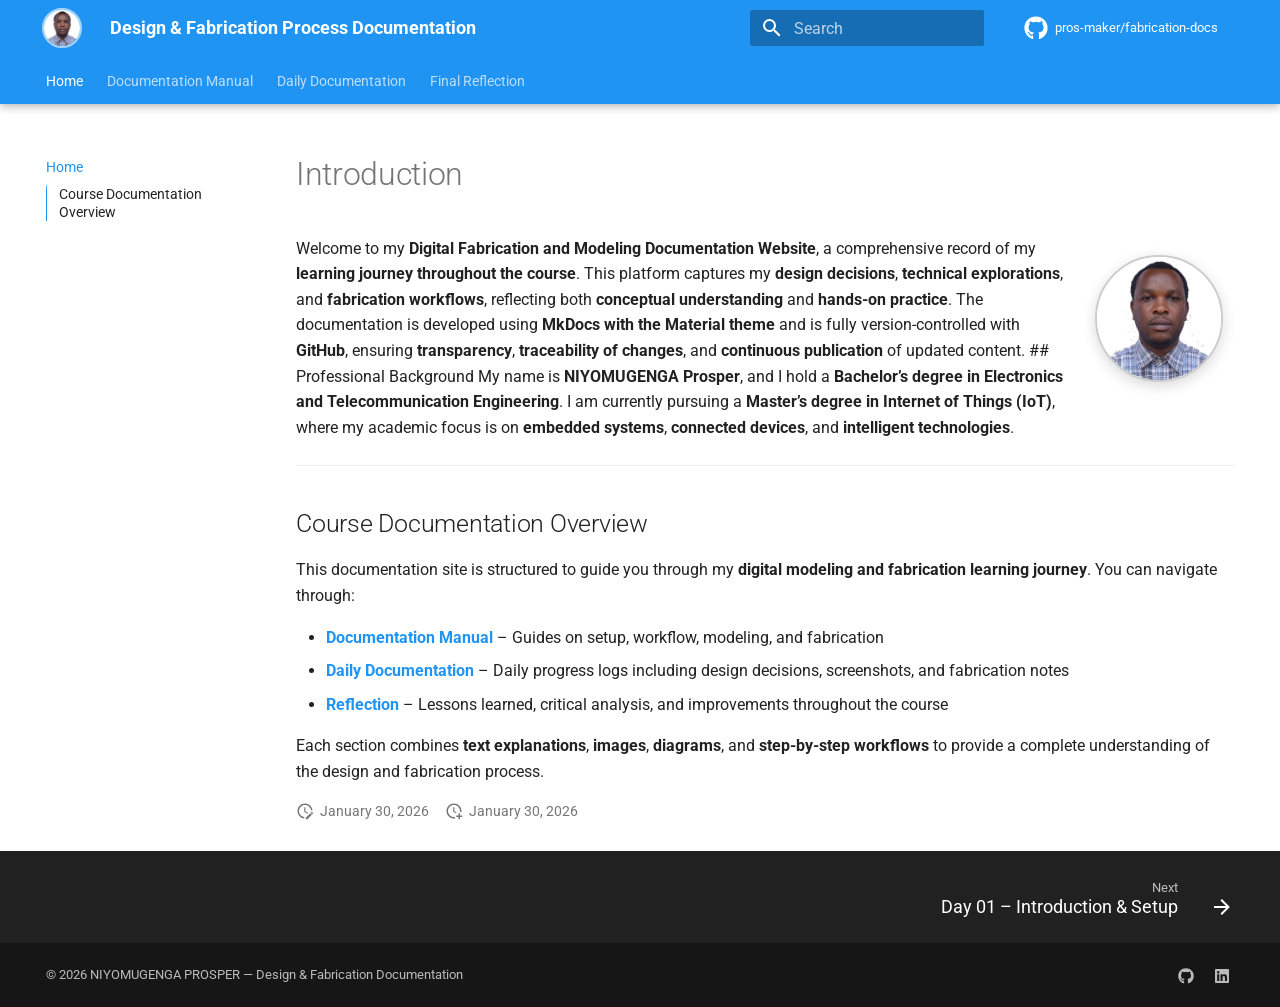
<file: index.html>
<!doctype html>
<html lang="en" class="no-js">
  <head>
    
      <meta charset="utf-8">
      <meta name="viewport" content="width=device-width,initial-scale=1">
      
        <meta name="description" content="Daily documentation of digital modeling and fabrication workflows">
      
      
        <meta name="author" content="NIYOMUGENGA PROSPER">
      
      
        <link rel="canonical" href="https://pros-maker.github.io/fabrication-docs/">
      
      
      
        <link rel="next" href="daily/day-01/">
      
      
        
      
      
      <link rel="icon" href="images/profile.jpeg">
      <meta name="generator" content="mkdocs-1.6.1, mkdocs-material-9.7.1">
    
    
      
        <title>Design & Fabrication Process Documentation</title>
      
    
    
      <link rel="stylesheet" href="assets/stylesheets/main.484c7ddc.min.css">
      
        
        <link rel="stylesheet" href="assets/stylesheets/palette.ab4e12ef.min.css">
      
      


    
    
      
    
    
      
        
        
        <link rel="preconnect" href="https://fonts.gstatic.com" crossorigin>
        <link rel="stylesheet" href="https://fonts.googleapis.com/css?family=Roboto:300,300i,400,400i,700,700i%7CRoboto+Mono:400,400i,700,700i&display=fallback">
        <style>:root{--md-text-font:"Roboto";--md-code-font:"Roboto Mono"}</style>
      
    
    
      <link rel="stylesheet" href="stylesheets/custom.css">
    
    <script>__md_scope=new URL(".",location),__md_hash=e=>[...e].reduce(((e,_)=>(e<<5)-e+_.charCodeAt(0)),0),__md_get=(e,_=localStorage,t=__md_scope)=>JSON.parse(_.getItem(t.pathname+"."+e)),__md_set=(e,_,t=localStorage,a=__md_scope)=>{try{t.setItem(a.pathname+"."+e,JSON.stringify(_))}catch(e){}}</script>
    
      

    
    
  </head>
  
  
    
    
      
    
    
    
    
    <body dir="ltr" data-md-color-scheme="default" data-md-color-primary="blue" data-md-color-accent="indigo">
  
    
    <input class="md-toggle" data-md-toggle="drawer" type="checkbox" id="__drawer" autocomplete="off">
    <input class="md-toggle" data-md-toggle="search" type="checkbox" id="__search" autocomplete="off">
    <label class="md-overlay" for="__drawer"></label>
    <div data-md-component="skip">
      
        
        <a href="#introduction" class="md-skip">
          Skip to content
        </a>
      
    </div>
    <div data-md-component="announce">
      
    </div>
    
    
      

  

<header class="md-header md-header--shadow md-header--lifted" data-md-component="header">
  <nav class="md-header__inner md-grid" aria-label="Header">
    <a href="." title="Design &amp; Fabrication Process Documentation" class="md-header__button md-logo" aria-label="Design & Fabrication Process Documentation" data-md-component="logo">
      
  <img src="images/profile.jpeg" alt="logo">

    </a>
    <label class="md-header__button md-icon" for="__drawer">
      
      <svg xmlns="http://www.w3.org/2000/svg" viewBox="0 0 24 24"><path d="M3 6h18v2H3zm0 5h18v2H3zm0 5h18v2H3z"/></svg>
    </label>
    <div class="md-header__title" data-md-component="header-title">
      <div class="md-header__ellipsis">
        <div class="md-header__topic">
          <span class="md-ellipsis">
            Design & Fabrication Process Documentation
          </span>
        </div>
        <div class="md-header__topic" data-md-component="header-topic">
          <span class="md-ellipsis">
            
              Home
            
          </span>
        </div>
      </div>
    </div>
    
      
        <form class="md-header__option" data-md-component="palette">
  
    
    
    
    <input class="md-option" data-md-color-media="" data-md-color-scheme="default" data-md-color-primary="blue" data-md-color-accent="indigo"  aria-hidden="true"  type="radio" name="__palette" id="__palette_0">
    
  
    
    
    
    <input class="md-option" data-md-color-media="" data-md-color-scheme="slate" data-md-color-primary="blue" data-md-color-accent="indigo"  aria-hidden="true"  type="radio" name="__palette" id="__palette_1">
    
  
</form>
      
    
    
      <script>var palette=__md_get("__palette");if(palette&&palette.color){if("(prefers-color-scheme)"===palette.color.media){var media=matchMedia("(prefers-color-scheme: light)"),input=document.querySelector(media.matches?"[data-md-color-media='(prefers-color-scheme: light)']":"[data-md-color-media='(prefers-color-scheme: dark)']");palette.color.media=input.getAttribute("data-md-color-media"),palette.color.scheme=input.getAttribute("data-md-color-scheme"),palette.color.primary=input.getAttribute("data-md-color-primary"),palette.color.accent=input.getAttribute("data-md-color-accent")}for(var[key,value]of Object.entries(palette.color))document.body.setAttribute("data-md-color-"+key,value)}</script>
    
    
    
      
      
        <label class="md-header__button md-icon" for="__search">
          
          <svg xmlns="http://www.w3.org/2000/svg" viewBox="0 0 24 24"><path d="M9.5 3A6.5 6.5 0 0 1 16 9.5c0 1.61-.59 3.09-1.56 4.23l.27.27h.79l5 5-1.5 1.5-5-5v-.79l-.27-.27A6.52 6.52 0 0 1 9.5 16 6.5 6.5 0 0 1 3 9.5 6.5 6.5 0 0 1 9.5 3m0 2C7 5 5 7 5 9.5S7 14 9.5 14 14 12 14 9.5 12 5 9.5 5"/></svg>
        </label>
        <div class="md-search" data-md-component="search" role="dialog">
  <label class="md-search__overlay" for="__search"></label>
  <div class="md-search__inner" role="search">
    <form class="md-search__form" name="search">
      <input type="text" class="md-search__input" name="query" aria-label="Search" placeholder="Search" autocapitalize="off" autocorrect="off" autocomplete="off" spellcheck="false" data-md-component="search-query" required>
      <label class="md-search__icon md-icon" for="__search">
        
        <svg xmlns="http://www.w3.org/2000/svg" viewBox="0 0 24 24"><path d="M9.5 3A6.5 6.5 0 0 1 16 9.5c0 1.61-.59 3.09-1.56 4.23l.27.27h.79l5 5-1.5 1.5-5-5v-.79l-.27-.27A6.52 6.52 0 0 1 9.5 16 6.5 6.5 0 0 1 3 9.5 6.5 6.5 0 0 1 9.5 3m0 2C7 5 5 7 5 9.5S7 14 9.5 14 14 12 14 9.5 12 5 9.5 5"/></svg>
        
        <svg xmlns="http://www.w3.org/2000/svg" viewBox="0 0 24 24"><path d="M20 11v2H8l5.5 5.5-1.42 1.42L4.16 12l7.92-7.92L13.5 5.5 8 11z"/></svg>
      </label>
      <nav class="md-search__options" aria-label="Search">
        
          <a href="javascript:void(0)" class="md-search__icon md-icon" title="Share" aria-label="Share" data-clipboard data-clipboard-text="" data-md-component="search-share" tabindex="-1">
            
            <svg xmlns="http://www.w3.org/2000/svg" viewBox="0 0 24 24"><path d="M18 16.08c-.76 0-1.44.3-1.96.77L8.91 12.7c.05-.23.09-.46.09-.7s-.04-.47-.09-.7l7.05-4.11c.54.5 1.25.81 2.04.81a3 3 0 0 0 3-3 3 3 0 0 0-3-3 3 3 0 0 0-3 3c0 .24.04.47.09.7L8.04 9.81C7.5 9.31 6.79 9 6 9a3 3 0 0 0-3 3 3 3 0 0 0 3 3c.79 0 1.5-.31 2.04-.81l7.12 4.15c-.05.21-.08.43-.08.66 0 1.61 1.31 2.91 2.92 2.91s2.92-1.3 2.92-2.91A2.92 2.92 0 0 0 18 16.08"/></svg>
          </a>
        
        <button type="reset" class="md-search__icon md-icon" title="Clear" aria-label="Clear" tabindex="-1">
          
          <svg xmlns="http://www.w3.org/2000/svg" viewBox="0 0 24 24"><path d="M19 6.41 17.59 5 12 10.59 6.41 5 5 6.41 10.59 12 5 17.59 6.41 19 12 13.41 17.59 19 19 17.59 13.41 12z"/></svg>
        </button>
      </nav>
      
        <div class="md-search__suggest" data-md-component="search-suggest"></div>
      
    </form>
    <div class="md-search__output">
      <div class="md-search__scrollwrap" tabindex="0" data-md-scrollfix>
        <div class="md-search-result" data-md-component="search-result">
          <div class="md-search-result__meta">
            Initializing search
          </div>
          <ol class="md-search-result__list" role="presentation"></ol>
        </div>
      </div>
    </div>
  </div>
</div>
      
    
    
      <div class="md-header__source">
        <a href="https://github.com/pros-maker/fabrication-docs" title="Go to repository" class="md-source" data-md-component="source">
  <div class="md-source__icon md-icon">
    
    <svg xmlns="http://www.w3.org/2000/svg" viewBox="0 0 512 512"><!--! Font Awesome Free 7.1.0 by @fontawesome - https://fontawesome.com License - https://fontawesome.com/license/free (Icons: CC BY 4.0, Fonts: SIL OFL 1.1, Code: MIT License) Copyright 2025 Fonticons, Inc.--><path d="M173.9 397.4c0 2-2.3 3.6-5.2 3.6-3.3.3-5.6-1.3-5.6-3.6 0-2 2.3-3.6 5.2-3.6 3-.3 5.6 1.3 5.6 3.6m-31.1-4.5c-.7 2 1.3 4.3 4.3 4.9 2.6 1 5.6 0 6.2-2s-1.3-4.3-4.3-5.2c-2.6-.7-5.5.3-6.2 2.3m44.2-1.7c-2.9.7-4.9 2.6-4.6 4.9.3 2 2.9 3.3 5.9 2.6 2.9-.7 4.9-2.6 4.6-4.6-.3-1.9-3-3.2-5.9-2.9M252.8 8C114.1 8 8 113.3 8 252c0 110.9 69.8 205.8 169.5 239.2 12.8 2.3 17.3-5.6 17.3-12.1 0-6.2-.3-40.4-.3-61.4 0 0-70 15-84.7-29.8 0 0-11.4-29.1-27.8-36.6 0 0-22.9-15.7 1.6-15.4 0 0 24.9 2 38.6 25.8 21.9 38.6 58.6 27.5 72.9 20.9 2.3-16 8.8-27.1 16-33.7-55.9-6.2-112.3-14.3-112.3-110.5 0-27.5 7.6-41.3 23.6-58.9-2.6-6.5-11.1-33.3 2.6-67.9 20.9-6.5 69 27 69 27 20-5.6 41.5-8.5 62.8-8.5s42.8 2.9 62.8 8.5c0 0 48.1-33.6 69-27 13.7 34.7 5.2 61.4 2.6 67.9 16 17.7 25.8 31.5 25.8 58.9 0 96.5-58.9 104.2-114.8 110.5 9.2 7.9 17 22.9 17 46.4 0 33.7-.3 75.4-.3 83.6 0 6.5 4.6 14.4 17.3 12.1C436.2 457.8 504 362.9 504 252 504 113.3 391.5 8 252.8 8M105.2 352.9c-1.3 1-1 3.3.7 5.2 1.6 1.6 3.9 2.3 5.2 1 1.3-1 1-3.3-.7-5.2-1.6-1.6-3.9-2.3-5.2-1m-10.8-8.1c-.7 1.3.3 2.9 2.3 3.9 1.6 1 3.6.7 4.3-.7.7-1.3-.3-2.9-2.3-3.9-2-.6-3.6-.3-4.3.7m32.4 35.6c-1.6 1.3-1 4.3 1.3 6.2 2.3 2.3 5.2 2.6 6.5 1 1.3-1.3.7-4.3-1.3-6.2-2.2-2.3-5.2-2.6-6.5-1m-11.4-14.7c-1.6 1-1.6 3.6 0 5.9s4.3 3.3 5.6 2.3c1.6-1.3 1.6-3.9 0-6.2-1.4-2.3-4-3.3-5.6-2"/></svg>
  </div>
  <div class="md-source__repository">
    pros-maker/fabrication-docs
  </div>
</a>
      </div>
    
  </nav>
  
    
      
<nav class="md-tabs" aria-label="Tabs" data-md-component="tabs">
  <div class="md-grid">
    <ul class="md-tabs__list">
      
        
  
  
  
    
  
  
    <li class="md-tabs__item md-tabs__item--active">
      <a href="." class="md-tabs__link">
        
  
  
    
  
  Home

      </a>
    </li>
  

      
        
  
  
  
  
    
    
      <li class="md-tabs__item">
        <a href="manual/index.md" class="md-tabs__link">
          
  
  
  Documentation Manual

        </a>
      </li>
    
  

      
        
  
  
  
  
    
    
      <li class="md-tabs__item">
        <a href="daily/day-01/" class="md-tabs__link">
          
  
  
  Daily Documentation

        </a>
      </li>
    
  

      
        
  
  
  
  
    <li class="md-tabs__item">
      <a href="reflection.md" class="md-tabs__link">
        
  
  
    
  
  Final Reflection

      </a>
    </li>
  

      
    </ul>
  </div>
</nav>
    
  
</header>
    
    <div class="md-container" data-md-component="container">
      
      
        
      
      <main class="md-main" data-md-component="main">
        <div class="md-main__inner md-grid">
          
            
              
              <div class="md-sidebar md-sidebar--primary" data-md-component="sidebar" data-md-type="navigation" >
                <div class="md-sidebar__scrollwrap">
                  <div class="md-sidebar__inner">
                    


  


  

<nav class="md-nav md-nav--primary md-nav--lifted md-nav--integrated" aria-label="Navigation" data-md-level="0">
  <label class="md-nav__title" for="__drawer">
    <a href="." title="Design &amp; Fabrication Process Documentation" class="md-nav__button md-logo" aria-label="Design & Fabrication Process Documentation" data-md-component="logo">
      
  <img src="images/profile.jpeg" alt="logo">

    </a>
    Design & Fabrication Process Documentation
  </label>
  
    <div class="md-nav__source">
      <a href="https://github.com/pros-maker/fabrication-docs" title="Go to repository" class="md-source" data-md-component="source">
  <div class="md-source__icon md-icon">
    
    <svg xmlns="http://www.w3.org/2000/svg" viewBox="0 0 512 512"><!--! Font Awesome Free 7.1.0 by @fontawesome - https://fontawesome.com License - https://fontawesome.com/license/free (Icons: CC BY 4.0, Fonts: SIL OFL 1.1, Code: MIT License) Copyright 2025 Fonticons, Inc.--><path d="M173.9 397.4c0 2-2.3 3.6-5.2 3.6-3.3.3-5.6-1.3-5.6-3.6 0-2 2.3-3.6 5.2-3.6 3-.3 5.6 1.3 5.6 3.6m-31.1-4.5c-.7 2 1.3 4.3 4.3 4.9 2.6 1 5.6 0 6.2-2s-1.3-4.3-4.3-5.2c-2.6-.7-5.5.3-6.2 2.3m44.2-1.7c-2.9.7-4.9 2.6-4.6 4.9.3 2 2.9 3.3 5.9 2.6 2.9-.7 4.9-2.6 4.6-4.6-.3-1.9-3-3.2-5.9-2.9M252.8 8C114.1 8 8 113.3 8 252c0 110.9 69.8 205.8 169.5 239.2 12.8 2.3 17.3-5.6 17.3-12.1 0-6.2-.3-40.4-.3-61.4 0 0-70 15-84.7-29.8 0 0-11.4-29.1-27.8-36.6 0 0-22.9-15.7 1.6-15.4 0 0 24.9 2 38.6 25.8 21.9 38.6 58.6 27.5 72.9 20.9 2.3-16 8.8-27.1 16-33.7-55.9-6.2-112.3-14.3-112.3-110.5 0-27.5 7.6-41.3 23.6-58.9-2.6-6.5-11.1-33.3 2.6-67.9 20.9-6.5 69 27 69 27 20-5.6 41.5-8.5 62.8-8.5s42.8 2.9 62.8 8.5c0 0 48.1-33.6 69-27 13.7 34.7 5.2 61.4 2.6 67.9 16 17.7 25.8 31.5 25.8 58.9 0 96.5-58.9 104.2-114.8 110.5 9.2 7.9 17 22.9 17 46.4 0 33.7-.3 75.4-.3 83.6 0 6.5 4.6 14.4 17.3 12.1C436.2 457.8 504 362.9 504 252 504 113.3 391.5 8 252.8 8M105.2 352.9c-1.3 1-1 3.3.7 5.2 1.6 1.6 3.9 2.3 5.2 1 1.3-1 1-3.3-.7-5.2-1.6-1.6-3.9-2.3-5.2-1m-10.8-8.1c-.7 1.3.3 2.9 2.3 3.9 1.6 1 3.6.7 4.3-.7.7-1.3-.3-2.9-2.3-3.9-2-.6-3.6-.3-4.3.7m32.4 35.6c-1.6 1.3-1 4.3 1.3 6.2 2.3 2.3 5.2 2.6 6.5 1 1.3-1.3.7-4.3-1.3-6.2-2.2-2.3-5.2-2.6-6.5-1m-11.4-14.7c-1.6 1-1.6 3.6 0 5.9s4.3 3.3 5.6 2.3c1.6-1.3 1.6-3.9 0-6.2-1.4-2.3-4-3.3-5.6-2"/></svg>
  </div>
  <div class="md-source__repository">
    pros-maker/fabrication-docs
  </div>
</a>
    </div>
  
  <ul class="md-nav__list" data-md-scrollfix>
    
      
      
  
  
    
  
  
  
    <li class="md-nav__item md-nav__item--active">
      
      <input class="md-nav__toggle md-toggle" type="checkbox" id="__toc">
      
      
        
      
      
        <label class="md-nav__link md-nav__link--active" for="__toc">
          
  
  
  <span class="md-ellipsis">
    
  
    Home
  

    
  </span>
  
  

          <span class="md-nav__icon md-icon"></span>
        </label>
      
      <a href="." class="md-nav__link md-nav__link--active">
        
  
  
  <span class="md-ellipsis">
    
  
    Home
  

    
  </span>
  
  

      </a>
      
        

<nav class="md-nav md-nav--secondary" aria-label="Table of contents">
  
  
  
    
  
  
    <label class="md-nav__title" for="__toc">
      <span class="md-nav__icon md-icon"></span>
      Table of contents
    </label>
    <ul class="md-nav__list" data-md-component="toc" data-md-scrollfix>
      
        <li class="md-nav__item">
  <a href="#course-documentation-overview" class="md-nav__link">
    <span class="md-ellipsis">
      
        Course Documentation Overview
      
    </span>
  </a>
  
</li>
      
    </ul>
  
</nav>
      
    </li>
  

    
      
      
  
  
  
  
    
    
    
    
      
      
        
      
    
    
    <li class="md-nav__item md-nav__item--nested">
      
        
        
          
        
        <input class="md-nav__toggle md-toggle md-toggle--indeterminate" type="checkbox" id="__nav_2" >
        
          
          <label class="md-nav__link" for="__nav_2" id="__nav_2_label" tabindex="0">
            
  
  
  <span class="md-ellipsis">
    
  
    Documentation Manual
  

    
  </span>
  
  

            <span class="md-nav__icon md-icon"></span>
          </label>
        
        <nav class="md-nav" data-md-level="1" aria-labelledby="__nav_2_label" aria-expanded="false">
          <label class="md-nav__title" for="__nav_2">
            <span class="md-nav__icon md-icon"></span>
            
  
    Documentation Manual
  

          </label>
          <ul class="md-nav__list" data-md-scrollfix>
            
              
                
  
  
  
  
    <li class="md-nav__item">
      <a href="manual/index.md" class="md-nav__link">
        
  
  
  <span class="md-ellipsis">
    
  
    Overview
  

    
  </span>
  
  

      </a>
    </li>
  

              
            
              
                
  
  
  
  
    <li class="md-nav__item">
      <a href="manual/setup.md" class="md-nav__link">
        
  
  
  <span class="md-ellipsis">
    
  
    Setup Guide
  

    
  </span>
  
  

      </a>
    </li>
  

              
            
              
                
  
  
  
  
    <li class="md-nav__item">
      <a href="manual/daily-workflow.md" class="md-nav__link">
        
  
  
  <span class="md-ellipsis">
    
  
    Daily Workflow Guide
  

    
  </span>
  
  

      </a>
    </li>
  

              
            
              
                
  
  
  
  
    <li class="md-nav__item">
      <a href="manual/modeling.md" class="md-nav__link">
        
  
  
  <span class="md-ellipsis">
    
  
    Modeling Documentation
  

    
  </span>
  
  

      </a>
    </li>
  

              
            
              
                
  
  
  
  
    <li class="md-nav__item">
      <a href="manual/fabrication.md" class="md-nav__link">
        
  
  
  <span class="md-ellipsis">
    
  
    Fabrication Documentation
  

    
  </span>
  
  

      </a>
    </li>
  

              
            
          </ul>
        </nav>
      
    </li>
  

    
      
      
  
  
  
  
    
    
    
    
      
      
        
      
    
    
    <li class="md-nav__item md-nav__item--nested">
      
        
        
          
        
        <input class="md-nav__toggle md-toggle md-toggle--indeterminate" type="checkbox" id="__nav_3" >
        
          
          <label class="md-nav__link" for="__nav_3" id="__nav_3_label" tabindex="0">
            
  
  
  <span class="md-ellipsis">
    
  
    Daily Documentation
  

    
  </span>
  
  

            <span class="md-nav__icon md-icon"></span>
          </label>
        
        <nav class="md-nav" data-md-level="1" aria-labelledby="__nav_3_label" aria-expanded="false">
          <label class="md-nav__title" for="__nav_3">
            <span class="md-nav__icon md-icon"></span>
            
  
    Daily Documentation
  

          </label>
          <ul class="md-nav__list" data-md-scrollfix>
            
              
                
  
  
  
  
    <li class="md-nav__item">
      <a href="daily/day-01/" class="md-nav__link">
        
  
  
  <span class="md-ellipsis">
    
  
    Day 01 – Introduction & Setup
  

    
  </span>
  
  

      </a>
    </li>
  

              
            
              
                
  
  
  
  
    <li class="md-nav__item">
      <a href="daily/day-02/" class="md-nav__link">
        
  
  
  <span class="md-ellipsis">
    
  
    Day 02 – Digital Modeling Basics
  

    
  </span>
  
  

      </a>
    </li>
  

              
            
              
                
  
  
  
  
    <li class="md-nav__item">
      <a href="daily/day-03/" class="md-nav__link">
        
  
  
  <span class="md-ellipsis">
    
  
    Day 03 – Parametric Design
  

    
  </span>
  
  

      </a>
    </li>
  

              
            
              
                
  
  
  
  
    <li class="md-nav__item">
      <a href="daily/day-04/" class="md-nav__link">
        
  
  
  <span class="md-ellipsis">
    
  
    Day 04 – Fabrication Planning
  

    
  </span>
  
  

      </a>
    </li>
  

              
            
              
                
  
  
  
  
    <li class="md-nav__item">
      <a href="daily/day-05/" class="md-nav__link">
        
  
  
  <span class="md-ellipsis">
    
  
    Day 05 – Advanced Parametric Design
  

    
  </span>
  
  

      </a>
    </li>
  

              
            
              
                
  
  
  
  
    <li class="md-nav__item">
      <a href="daily/day-06.md" class="md-nav__link">
        
  
  
  <span class="md-ellipsis">
    
  
    Day 06 – Fabrication & Testing
  

    
  </span>
  
  

      </a>
    </li>
  

              
            
          </ul>
        </nav>
      
    </li>
  

    
      
      
  
  
  
  
    <li class="md-nav__item">
      <a href="reflection.md" class="md-nav__link">
        
  
  
  <span class="md-ellipsis">
    
  
    Final Reflection
  

    
  </span>
  
  

      </a>
    </li>
  

    
  </ul>
</nav>
                  </div>
                </div>
              </div>
            
            
          
          
            <div class="md-content" data-md-component="content">
              
              <article class="md-content__inner md-typeset">
                
                  


  
  


<h1 id="introduction">Introduction</h1>
<!-- Container: text on left, profile image on right -->
<div style="display:flex; align-items:flex-start; justify-content:space-between; gap:20px; flex-wrap:wrap;">

<!-- Left text content -->
<div style="flex:1; min-width:250px;">

Welcome to my <strong>Digital Fabrication and Modeling Documentation Website</strong>, a comprehensive record of my <strong>learning journey throughout the course</strong>. This platform captures my <strong>design decisions</strong>, <strong>technical explorations</strong>, and <strong>fabrication workflows</strong>, reflecting both <strong>conceptual understanding</strong> and <strong>hands-on practice</strong>.  

The documentation is developed using <strong>MkDocs with the Material theme</strong> and is fully version-controlled with <strong>GitHub</strong>, ensuring <strong>transparency</strong>, <strong>traceability of changes</strong>, and <strong>continuous publication</strong> of updated content.

## Professional Background

My name is <strong>NIYOMUGENGA Prosper</strong>, and I hold a <strong>Bachelor’s degree in Electronics and Telecommunication Engineering</strong>. I am currently pursuing a <strong>Master’s degree in Internet of Things (IoT)</strong>, where my academic focus is on <strong>embedded systems</strong>, <strong>connected devices</strong>, and <strong>intelligent technologies</strong>.

</div>

<!-- Right profile image -->
<div style="flex-shrink:0; text-align:right; min-width:150px;">

<img src="images/profile.jpeg"
     alt="NIYOMUGENGA Prosper"
     style="width:150px; border-radius:50%; border:2px solid #ccc;" />

</div>

</div>

<hr />
<h2 id="course-documentation-overview">Course Documentation Overview</h2>
<p>This documentation site is structured to guide you through my <strong>digital modeling and fabrication learning journey</strong>. You can navigate through:</p>
<ul>
<li><strong><a href="manual/index.md">Documentation Manual</a></strong> – Guides on setup, workflow, modeling, and fabrication  </li>
<li><strong><a href="daily/day-01.md">Daily Documentation</a></strong> – Daily progress logs including design decisions, screenshots, and fabrication notes  </li>
<li><strong><a href="reflection.md">Reflection</a></strong> – Lessons learned, critical analysis, and improvements throughout the course  </li>
</ul>
<p>Each section combines <strong>text explanations</strong>, <strong>images</strong>, <strong>diagrams</strong>, and <strong>step-by-step workflows</strong> to provide a complete understanding of the design and fabrication process.</p>







  
    
  
  
    
  


  <aside class="md-source-file">
    
      
  <span class="md-source-file__fact">
    <span class="md-icon" title="Last update">
      <svg xmlns="http://www.w3.org/2000/svg" viewBox="0 0 24 24"><path d="M21 13.1c-.1 0-.3.1-.4.2l-1 1 2.1 2.1 1-1c.2-.2.2-.6 0-.8l-1.3-1.3c-.1-.1-.2-.2-.4-.2m-1.9 1.8-6.1 6V23h2.1l6.1-6.1zM12.5 7v5.2l4 2.4-1 1L11 13V7zM11 21.9c-5.1-.5-9-4.8-9-9.9C2 6.5 6.5 2 12 2c5.3 0 9.6 4.1 10 9.3-.3-.1-.6-.2-1-.2s-.7.1-1 .2C19.6 7.2 16.2 4 12 4c-4.4 0-8 3.6-8 8 0 4.1 3.1 7.5 7.1 7.9l-.1.2z"/></svg>
    </span>
    <span class="git-revision-date-localized-plugin git-revision-date-localized-plugin-date" title="January 30, 2026 17:27:24 UTC">January 30, 2026</span>
  </span>

    
    
      
  <span class="md-source-file__fact">
    <span class="md-icon" title="Created">
      <svg xmlns="http://www.w3.org/2000/svg" viewBox="0 0 24 24"><path d="M14.47 15.08 11 13V7h1.5v5.25l3.08 1.83c-.41.28-.79.62-1.11 1m-1.39 4.84c-.36.05-.71.08-1.08.08-4.42 0-8-3.58-8-8s3.58-8 8-8 8 3.58 8 8c0 .37-.03.72-.08 1.08.69.1 1.33.32 1.92.64.1-.56.16-1.13.16-1.72 0-5.5-4.5-10-10-10S2 6.5 2 12s4.47 10 10 10c.59 0 1.16-.06 1.72-.16-.32-.59-.54-1.23-.64-1.92M18 15v3h-3v2h3v3h2v-3h3v-2h-3v-3z"/></svg>
    </span>
    <span class="git-revision-date-localized-plugin git-revision-date-localized-plugin-date" title="January 30, 2026 13:15:25 UTC">January 30, 2026</span>
  </span>

    
    
    
  </aside>





                
              </article>
            </div>
          
          
  <script>var tabs=__md_get("__tabs");if(Array.isArray(tabs))e:for(var set of document.querySelectorAll(".tabbed-set")){var labels=set.querySelector(".tabbed-labels");for(var tab of tabs)for(var label of labels.getElementsByTagName("label"))if(label.innerText.trim()===tab){var input=document.getElementById(label.htmlFor);input.checked=!0;continue e}}</script>

<script>var target=document.getElementById(location.hash.slice(1));target&&target.name&&(target.checked=target.name.startsWith("__tabbed_"))</script>
        </div>
        
          <button type="button" class="md-top md-icon" data-md-component="top" hidden>
  
  <svg xmlns="http://www.w3.org/2000/svg" viewBox="0 0 24 24"><path d="M13 20h-2V8l-5.5 5.5-1.42-1.42L12 4.16l7.92 7.92-1.42 1.42L13 8z"/></svg>
  Back to top
</button>
        
      </main>
      
        <footer class="md-footer">
  
    
      
      <nav class="md-footer__inner md-grid" aria-label="Footer" >
        
        
          
          <a href="daily/day-01/" class="md-footer__link md-footer__link--next" aria-label="Next: Day 01 – Introduction &amp; Setup">
            <div class="md-footer__title">
              <span class="md-footer__direction">
                Next
              </span>
              <div class="md-ellipsis">
                Day 01 – Introduction & Setup
              </div>
            </div>
            <div class="md-footer__button md-icon">
              
              <svg xmlns="http://www.w3.org/2000/svg" viewBox="0 0 24 24"><path d="M4 11v2h12l-5.5 5.5 1.42 1.42L19.84 12l-7.92-7.92L10.5 5.5 16 11z"/></svg>
            </div>
          </a>
        
      </nav>
    
  
  <div class="md-footer-meta md-typeset">
    <div class="md-footer-meta__inner md-grid">
      <div class="md-copyright">
  
    <div class="md-copyright__highlight">
      © 2026 NIYOMUGENGA PROSPER — Design & Fabrication Documentation

    </div>
  
  
</div>
      
        
<div class="md-social">
  
    
    
    
    
      
      
    
    <a href="https://github.com/pros-maker" target="_blank" rel="noopener" title="github.com" class="md-social__link">
      <svg xmlns="http://www.w3.org/2000/svg" viewBox="0 0 512 512"><!--! Font Awesome Free 7.1.0 by @fontawesome - https://fontawesome.com License - https://fontawesome.com/license/free (Icons: CC BY 4.0, Fonts: SIL OFL 1.1, Code: MIT License) Copyright 2025 Fonticons, Inc.--><path d="M173.9 397.4c0 2-2.3 3.6-5.2 3.6-3.3.3-5.6-1.3-5.6-3.6 0-2 2.3-3.6 5.2-3.6 3-.3 5.6 1.3 5.6 3.6m-31.1-4.5c-.7 2 1.3 4.3 4.3 4.9 2.6 1 5.6 0 6.2-2s-1.3-4.3-4.3-5.2c-2.6-.7-5.5.3-6.2 2.3m44.2-1.7c-2.9.7-4.9 2.6-4.6 4.9.3 2 2.9 3.3 5.9 2.6 2.9-.7 4.9-2.6 4.6-4.6-.3-1.9-3-3.2-5.9-2.9M252.8 8C114.1 8 8 113.3 8 252c0 110.9 69.8 205.8 169.5 239.2 12.8 2.3 17.3-5.6 17.3-12.1 0-6.2-.3-40.4-.3-61.4 0 0-70 15-84.7-29.8 0 0-11.4-29.1-27.8-36.6 0 0-22.9-15.7 1.6-15.4 0 0 24.9 2 38.6 25.8 21.9 38.6 58.6 27.5 72.9 20.9 2.3-16 8.8-27.1 16-33.7-55.9-6.2-112.3-14.3-112.3-110.5 0-27.5 7.6-41.3 23.6-58.9-2.6-6.5-11.1-33.3 2.6-67.9 20.9-6.5 69 27 69 27 20-5.6 41.5-8.5 62.8-8.5s42.8 2.9 62.8 8.5c0 0 48.1-33.6 69-27 13.7 34.7 5.2 61.4 2.6 67.9 16 17.7 25.8 31.5 25.8 58.9 0 96.5-58.9 104.2-114.8 110.5 9.2 7.9 17 22.9 17 46.4 0 33.7-.3 75.4-.3 83.6 0 6.5 4.6 14.4 17.3 12.1C436.2 457.8 504 362.9 504 252 504 113.3 391.5 8 252.8 8M105.2 352.9c-1.3 1-1 3.3.7 5.2 1.6 1.6 3.9 2.3 5.2 1 1.3-1 1-3.3-.7-5.2-1.6-1.6-3.9-2.3-5.2-1m-10.8-8.1c-.7 1.3.3 2.9 2.3 3.9 1.6 1 3.6.7 4.3-.7.7-1.3-.3-2.9-2.3-3.9-2-.6-3.6-.3-4.3.7m32.4 35.6c-1.6 1.3-1 4.3 1.3 6.2 2.3 2.3 5.2 2.6 6.5 1 1.3-1.3.7-4.3-1.3-6.2-2.2-2.3-5.2-2.6-6.5-1m-11.4-14.7c-1.6 1-1.6 3.6 0 5.9s4.3 3.3 5.6 2.3c1.6-1.3 1.6-3.9 0-6.2-1.4-2.3-4-3.3-5.6-2"/></svg>
    </a>
  
    
    
    
    
      
      
    
    <a href="https://linkedin.com/in/niyomugenga-prosper" target="_blank" rel="noopener" title="linkedin.com" class="md-social__link">
      <svg xmlns="http://www.w3.org/2000/svg" viewBox="0 0 448 512"><!--! Font Awesome Free 7.1.0 by @fontawesome - https://fontawesome.com License - https://fontawesome.com/license/free (Icons: CC BY 4.0, Fonts: SIL OFL 1.1, Code: MIT License) Copyright 2025 Fonticons, Inc.--><path d="M416 32H31.9C14.3 32 0 46.5 0 64.3v383.4C0 465.5 14.3 480 31.9 480H416c17.6 0 32-14.5 32-32.3V64.3c0-17.8-14.4-32.3-32-32.3M135.4 416H69V202.2h66.5V416zM102.2 96a38.5 38.5 0 1 1 0 77 38.5 38.5 0 1 1 0-77m282.1 320h-66.4V312c0-24.8-.5-56.7-34.5-56.7-34.6 0-39.9 27-39.9 54.9V416h-66.4V202.2h63.7v29.2h.9c8.9-16.8 30.6-34.5 62.9-34.5 67.2 0 79.7 44.3 79.7 101.9z"/></svg>
    </a>
  
</div>
      
    </div>
  </div>
</footer>
      
    </div>
    <div class="md-dialog" data-md-component="dialog">
      <div class="md-dialog__inner md-typeset"></div>
    </div>
    
      <div class="md-progress" data-md-component="progress" role="progressbar"></div>
    
    
    
      
      
      <script id="__config" type="application/json">{"annotate": null, "base": ".", "features": ["navigation.instant", "navigation.instant.progress", "navigation.tabs", "navigation.tabs.sticky", "navigation.sections", "navigation.expand", "navigation.top", "navigation.footer", "toc.follow", "toc.integrate", "search.highlight", "search.share", "search.suggest", "content.code.copy", "content.code.annotate", "content.images.caption", "content.tabs.link"], "search": "assets/javascripts/workers/search.2c215733.min.js", "tags": null, "translations": {"clipboard.copied": "Copied to clipboard", "clipboard.copy": "Copy to clipboard", "search.result.more.one": "1 more on this page", "search.result.more.other": "# more on this page", "search.result.none": "No matching documents", "search.result.one": "1 matching document", "search.result.other": "# matching documents", "search.result.placeholder": "Type to start searching", "search.result.term.missing": "Missing", "select.version": "Select version"}, "version": null}</script>
    
    
      <script src="assets/javascripts/bundle.79ae519e.min.js"></script>
      
    
  </body>
</html>
</file>
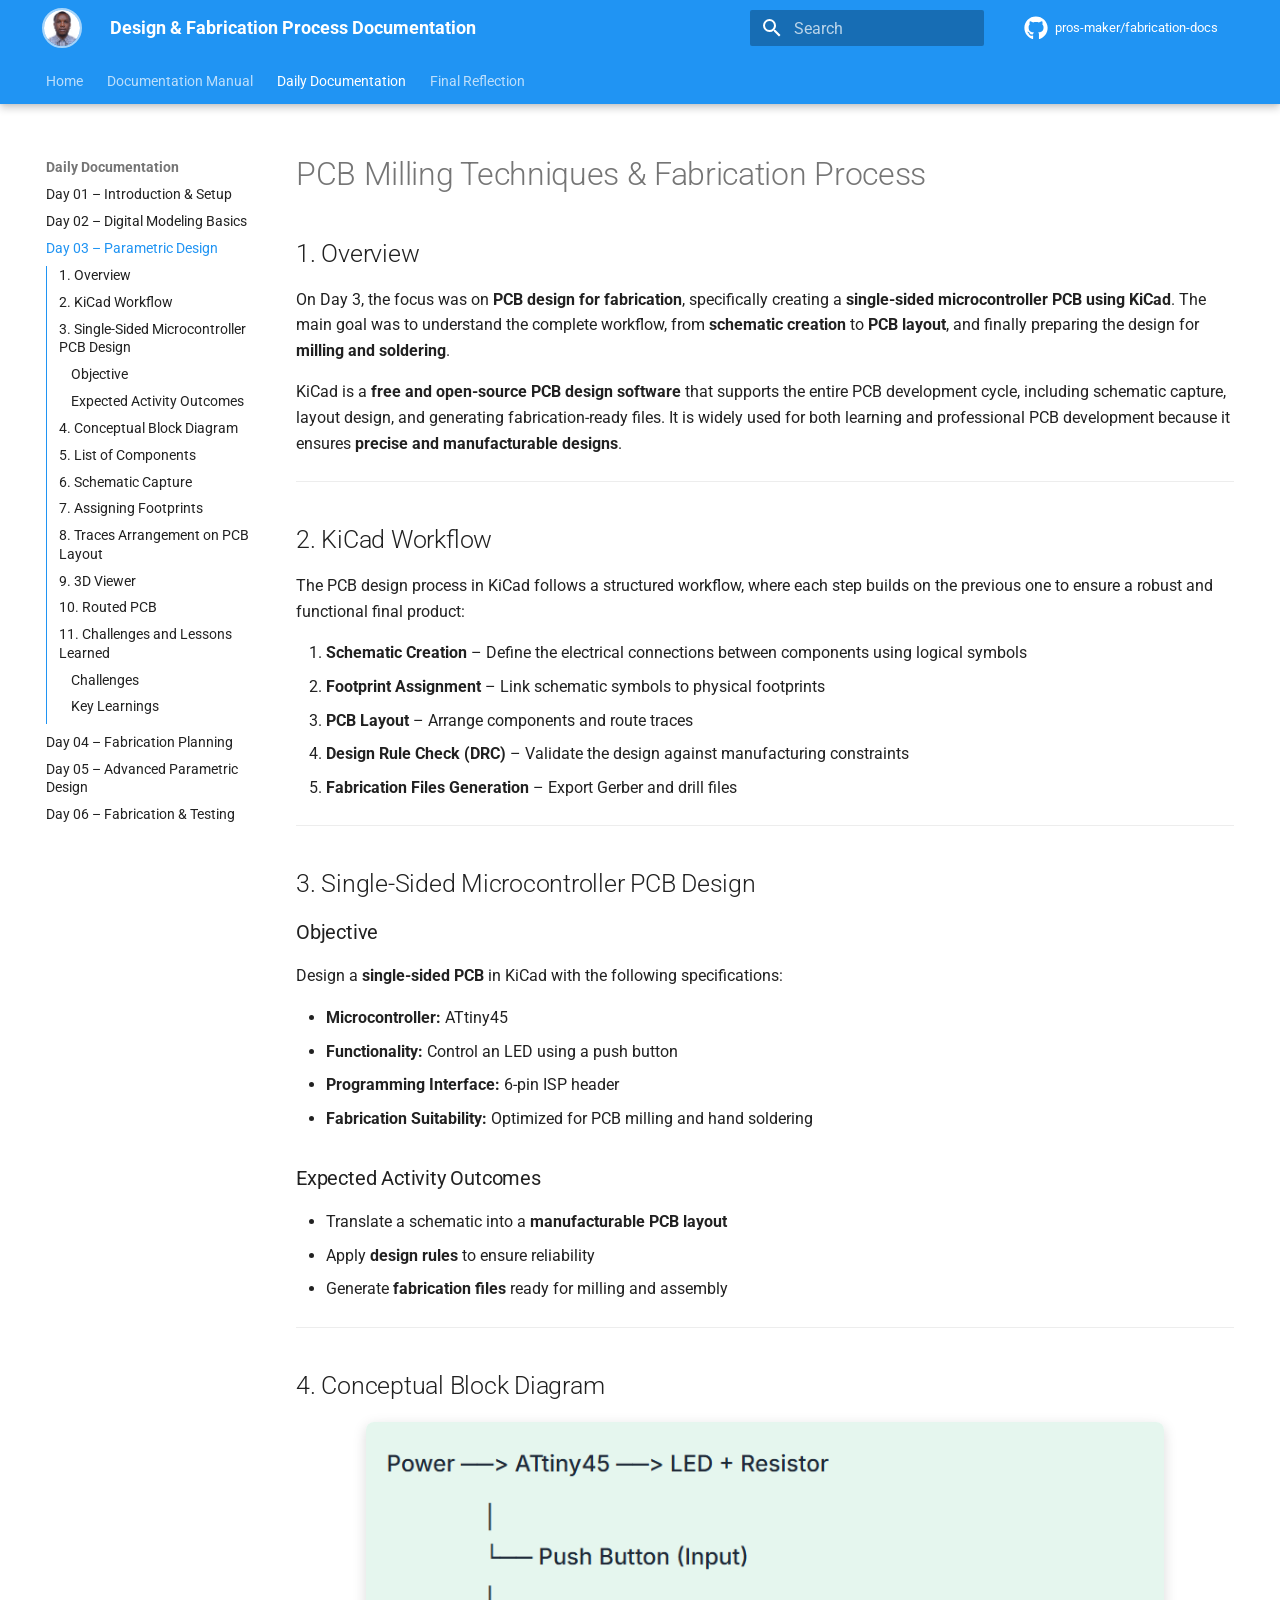
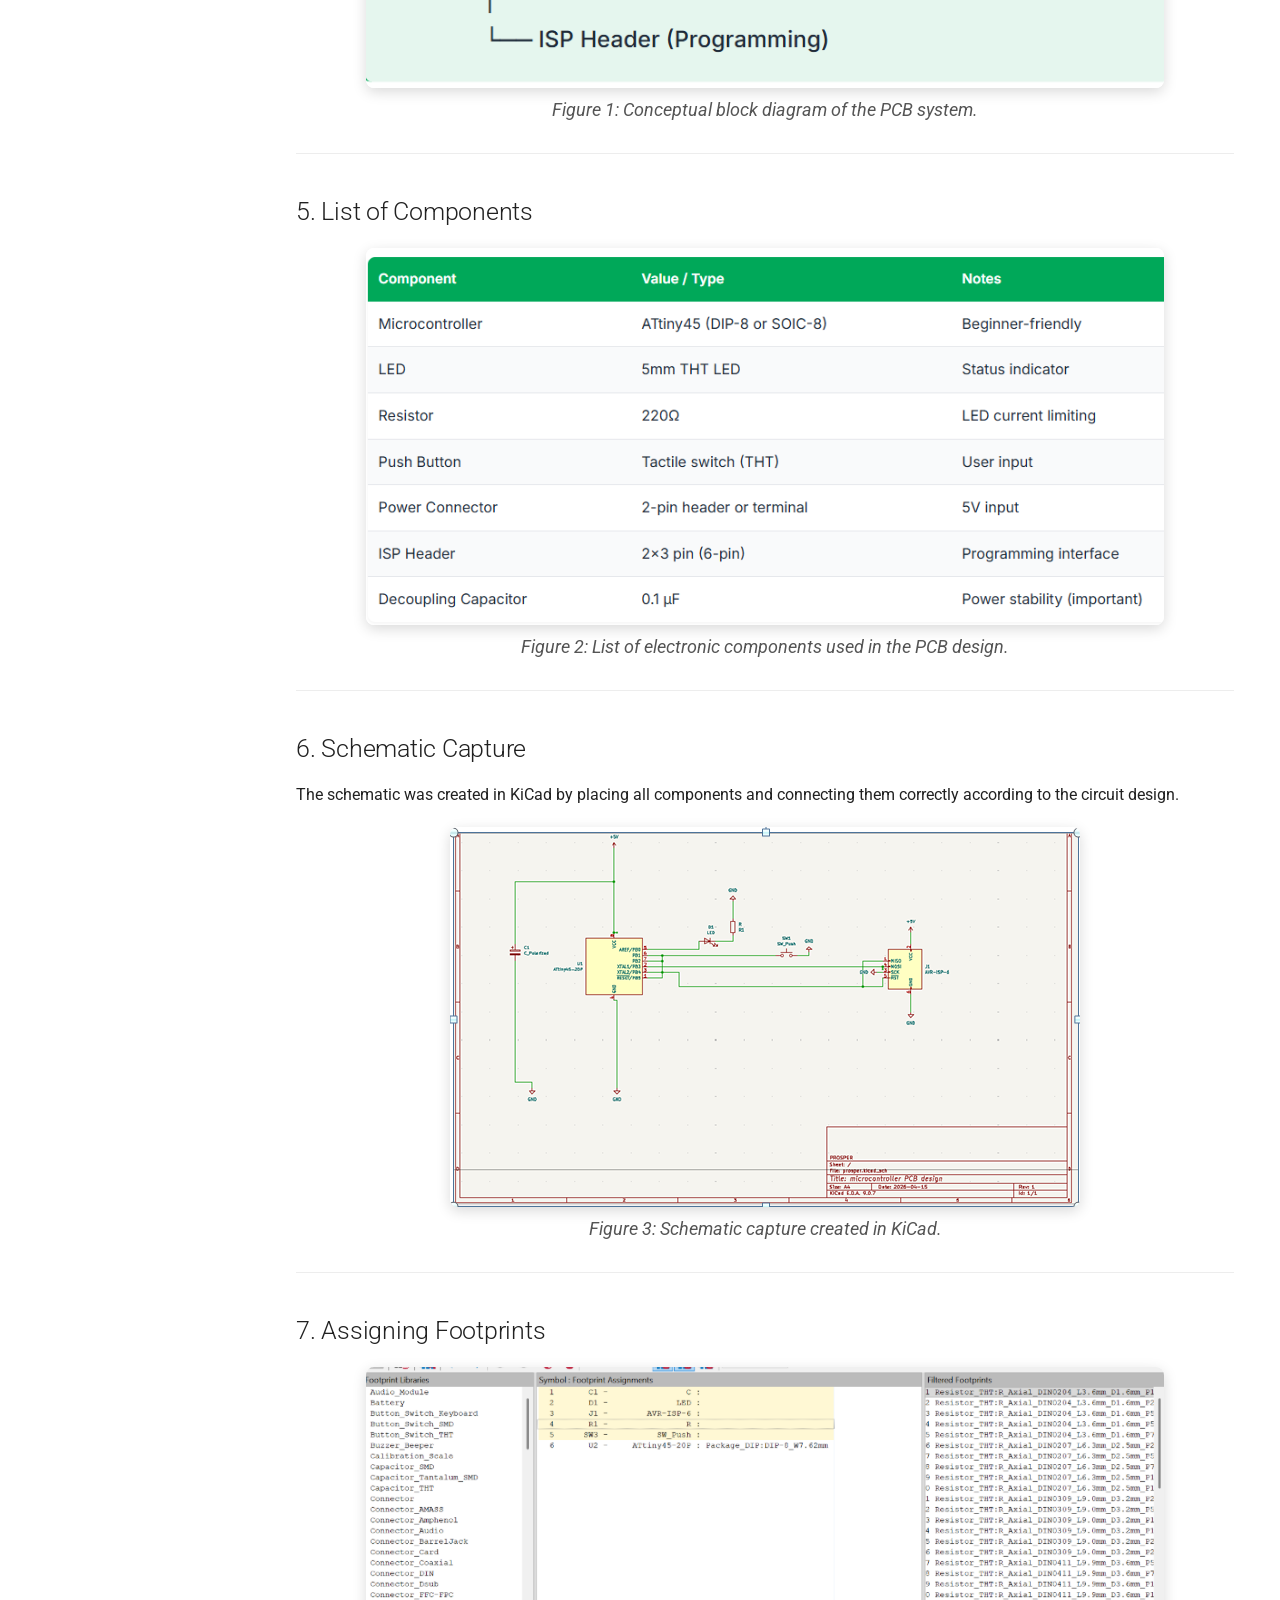
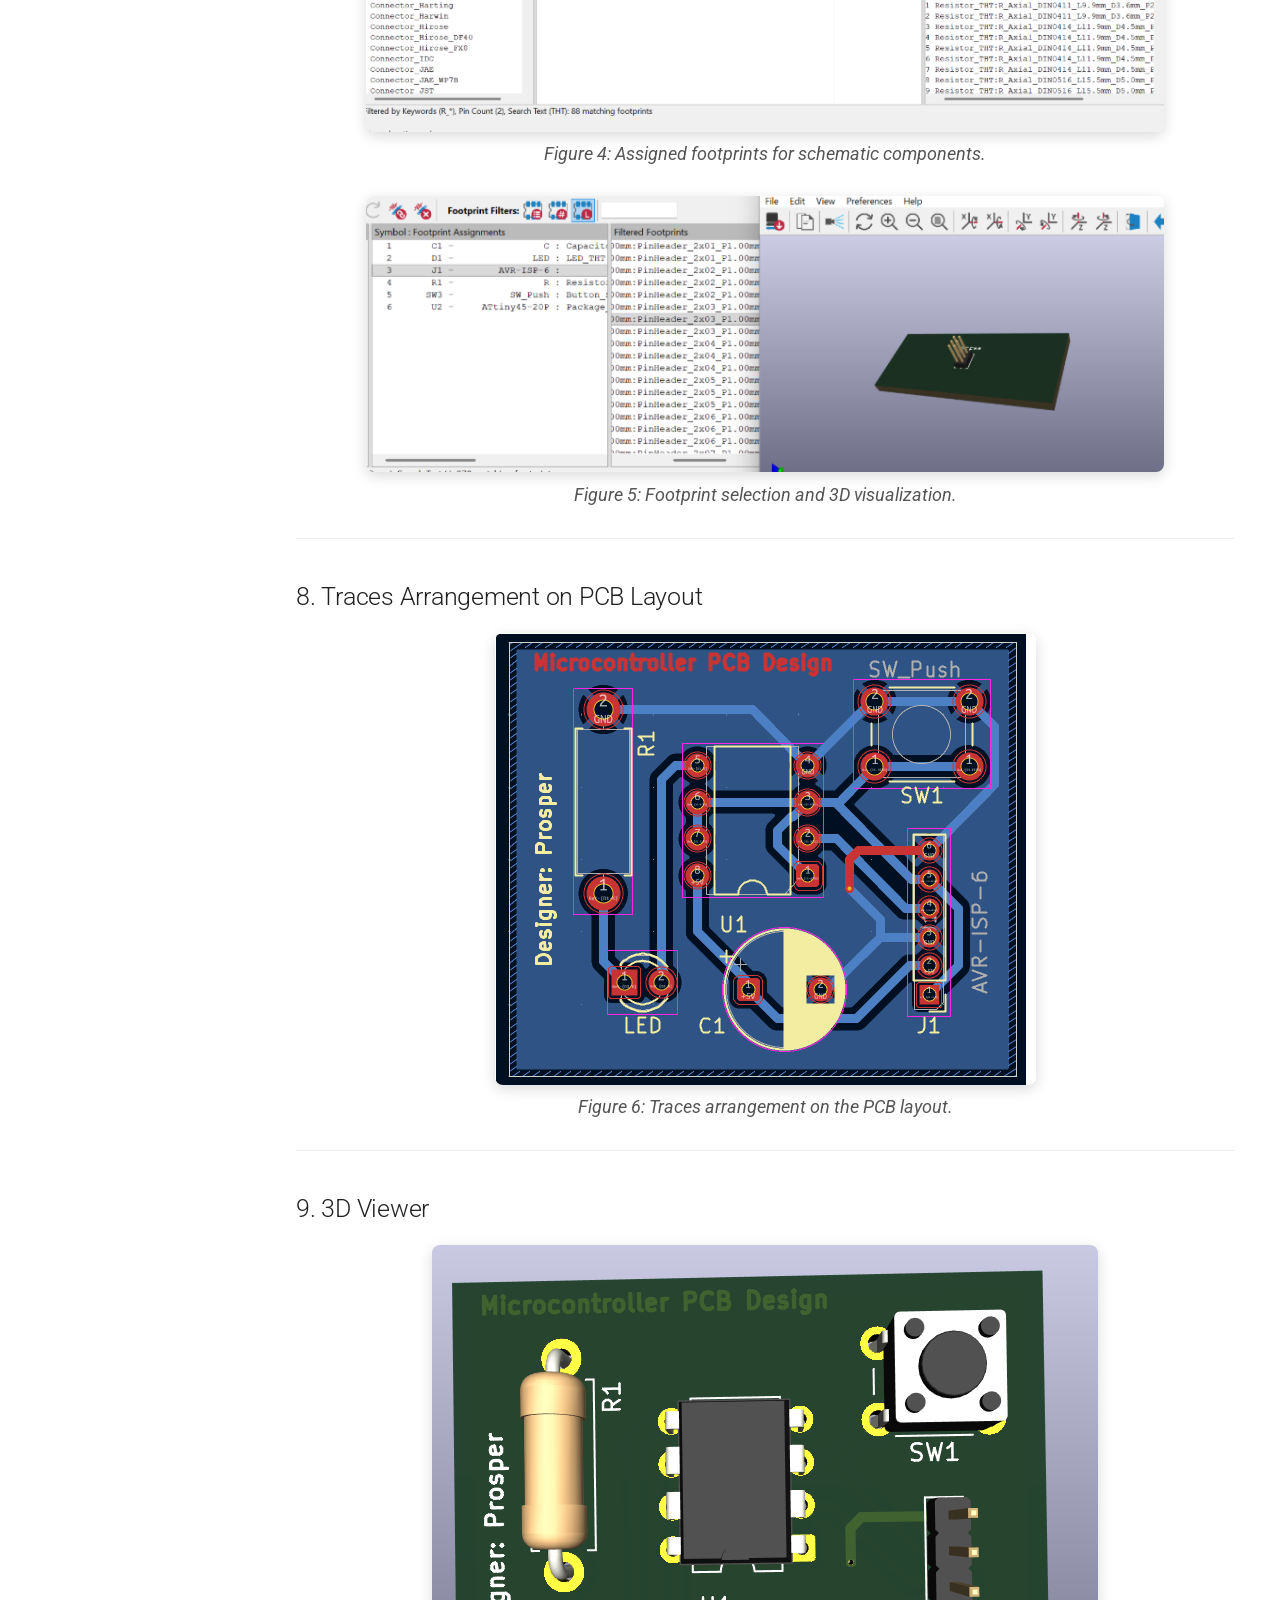
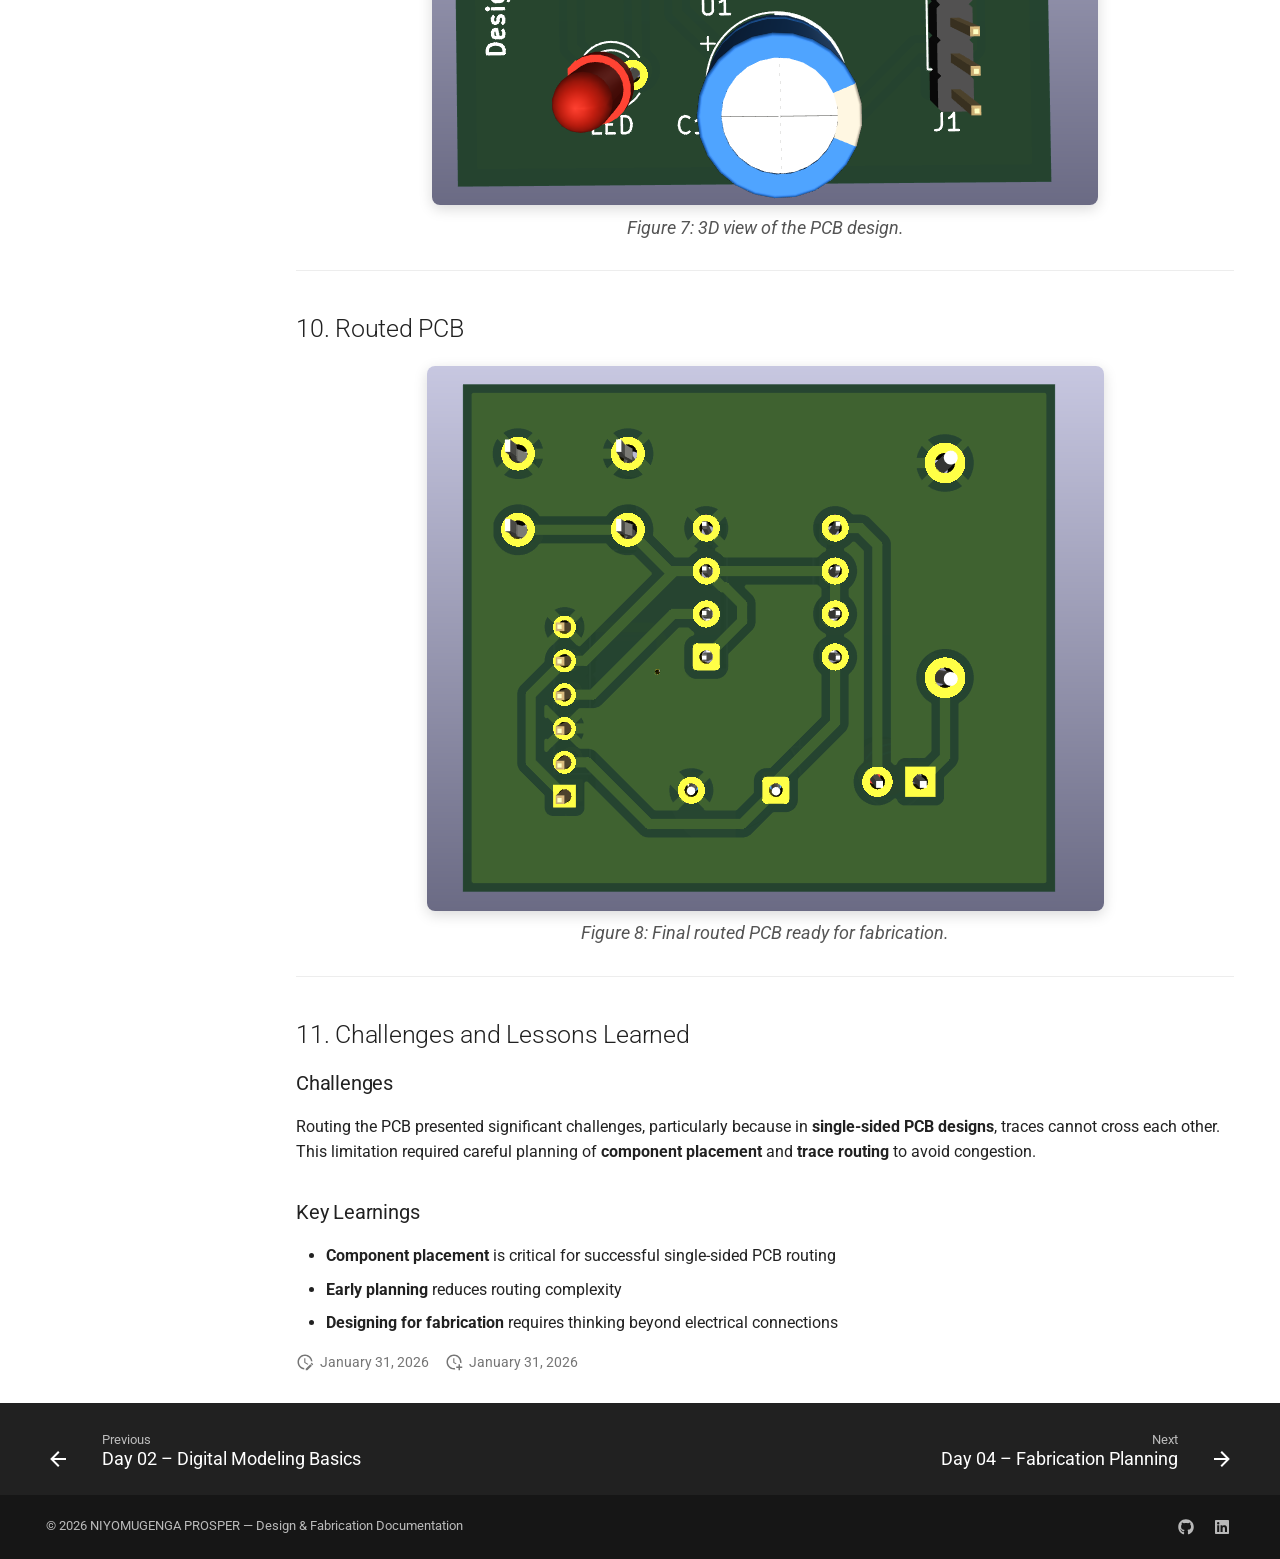
<file: daily/day-03/index.html>
<!doctype html>
<html lang="en" class="no-js">
  <head>
    
      <meta charset="utf-8">
      <meta name="viewport" content="width=device-width,initial-scale=1">
      
        <meta name="description" content="Daily documentation of digital modeling and fabrication workflows">
      
      
        <meta name="author" content="NIYOMUGENGA PROSPER">
      
      
        <link rel="canonical" href="https://pros-maker.github.io/fabrication-docs/daily/day-03/">
      
      
        <link rel="prev" href="../day-02/">
      
      
        <link rel="next" href="../day-04/">
      
      
        
      
      
      <link rel="icon" href="../../images/profile.jpeg">
      <meta name="generator" content="mkdocs-1.6.1, mkdocs-material-9.7.1">
    
    
      
        <title>Day 03 – Parametric Design - Design & Fabrication Process Documentation</title>
      
    
    
      <link rel="stylesheet" href="../../assets/stylesheets/main.484c7ddc.min.css">
      
        
        <link rel="stylesheet" href="../../assets/stylesheets/palette.ab4e12ef.min.css">
      
      


    
    
      
    
    
      
        
        
        <link rel="preconnect" href="https://fonts.gstatic.com" crossorigin>
        <link rel="stylesheet" href="https://fonts.googleapis.com/css?family=Roboto:300,300i,400,400i,700,700i%7CRoboto+Mono:400,400i,700,700i&display=fallback">
        <style>:root{--md-text-font:"Roboto";--md-code-font:"Roboto Mono"}</style>
      
    
    
      <link rel="stylesheet" href="../../stylesheets/custom.css">
    
    <script>__md_scope=new URL("../..",location),__md_hash=e=>[...e].reduce(((e,_)=>(e<<5)-e+_.charCodeAt(0)),0),__md_get=(e,_=localStorage,t=__md_scope)=>JSON.parse(_.getItem(t.pathname+"."+e)),__md_set=(e,_,t=localStorage,a=__md_scope)=>{try{t.setItem(a.pathname+"."+e,JSON.stringify(_))}catch(e){}}</script>
    
      

    
    
  </head>
  
  
    
    
      
    
    
    
    
    <body dir="ltr" data-md-color-scheme="default" data-md-color-primary="blue" data-md-color-accent="indigo">
  
    
    <input class="md-toggle" data-md-toggle="drawer" type="checkbox" id="__drawer" autocomplete="off">
    <input class="md-toggle" data-md-toggle="search" type="checkbox" id="__search" autocomplete="off">
    <label class="md-overlay" for="__drawer"></label>
    <div data-md-component="skip">
      
        
        <a href="#pcb-milling-techniques-fabrication-process" class="md-skip">
          Skip to content
        </a>
      
    </div>
    <div data-md-component="announce">
      
    </div>
    
    
      

  

<header class="md-header md-header--shadow md-header--lifted" data-md-component="header">
  <nav class="md-header__inner md-grid" aria-label="Header">
    <a href="../.." title="Design &amp; Fabrication Process Documentation" class="md-header__button md-logo" aria-label="Design & Fabrication Process Documentation" data-md-component="logo">
      
  <img src="../../images/profile.jpeg" alt="logo">

    </a>
    <label class="md-header__button md-icon" for="__drawer">
      
      <svg xmlns="http://www.w3.org/2000/svg" viewBox="0 0 24 24"><path d="M3 6h18v2H3zm0 5h18v2H3zm0 5h18v2H3z"/></svg>
    </label>
    <div class="md-header__title" data-md-component="header-title">
      <div class="md-header__ellipsis">
        <div class="md-header__topic">
          <span class="md-ellipsis">
            Design & Fabrication Process Documentation
          </span>
        </div>
        <div class="md-header__topic" data-md-component="header-topic">
          <span class="md-ellipsis">
            
              Day 03 – Parametric Design
            
          </span>
        </div>
      </div>
    </div>
    
      
        <form class="md-header__option" data-md-component="palette">
  
    
    
    
    <input class="md-option" data-md-color-media="" data-md-color-scheme="default" data-md-color-primary="blue" data-md-color-accent="indigo"  aria-hidden="true"  type="radio" name="__palette" id="__palette_0">
    
  
    
    
    
    <input class="md-option" data-md-color-media="" data-md-color-scheme="slate" data-md-color-primary="blue" data-md-color-accent="indigo"  aria-hidden="true"  type="radio" name="__palette" id="__palette_1">
    
  
</form>
      
    
    
      <script>var palette=__md_get("__palette");if(palette&&palette.color){if("(prefers-color-scheme)"===palette.color.media){var media=matchMedia("(prefers-color-scheme: light)"),input=document.querySelector(media.matches?"[data-md-color-media='(prefers-color-scheme: light)']":"[data-md-color-media='(prefers-color-scheme: dark)']");palette.color.media=input.getAttribute("data-md-color-media"),palette.color.scheme=input.getAttribute("data-md-color-scheme"),palette.color.primary=input.getAttribute("data-md-color-primary"),palette.color.accent=input.getAttribute("data-md-color-accent")}for(var[key,value]of Object.entries(palette.color))document.body.setAttribute("data-md-color-"+key,value)}</script>
    
    
    
      
      
        <label class="md-header__button md-icon" for="__search">
          
          <svg xmlns="http://www.w3.org/2000/svg" viewBox="0 0 24 24"><path d="M9.5 3A6.5 6.5 0 0 1 16 9.5c0 1.61-.59 3.09-1.56 4.23l.27.27h.79l5 5-1.5 1.5-5-5v-.79l-.27-.27A6.52 6.52 0 0 1 9.5 16 6.5 6.5 0 0 1 3 9.5 6.5 6.5 0 0 1 9.5 3m0 2C7 5 5 7 5 9.5S7 14 9.5 14 14 12 14 9.5 12 5 9.5 5"/></svg>
        </label>
        <div class="md-search" data-md-component="search" role="dialog">
  <label class="md-search__overlay" for="__search"></label>
  <div class="md-search__inner" role="search">
    <form class="md-search__form" name="search">
      <input type="text" class="md-search__input" name="query" aria-label="Search" placeholder="Search" autocapitalize="off" autocorrect="off" autocomplete="off" spellcheck="false" data-md-component="search-query" required>
      <label class="md-search__icon md-icon" for="__search">
        
        <svg xmlns="http://www.w3.org/2000/svg" viewBox="0 0 24 24"><path d="M9.5 3A6.5 6.5 0 0 1 16 9.5c0 1.61-.59 3.09-1.56 4.23l.27.27h.79l5 5-1.5 1.5-5-5v-.79l-.27-.27A6.52 6.52 0 0 1 9.5 16 6.5 6.5 0 0 1 3 9.5 6.5 6.5 0 0 1 9.5 3m0 2C7 5 5 7 5 9.5S7 14 9.5 14 14 12 14 9.5 12 5 9.5 5"/></svg>
        
        <svg xmlns="http://www.w3.org/2000/svg" viewBox="0 0 24 24"><path d="M20 11v2H8l5.5 5.5-1.42 1.42L4.16 12l7.92-7.92L13.5 5.5 8 11z"/></svg>
      </label>
      <nav class="md-search__options" aria-label="Search">
        
          <a href="javascript:void(0)" class="md-search__icon md-icon" title="Share" aria-label="Share" data-clipboard data-clipboard-text="" data-md-component="search-share" tabindex="-1">
            
            <svg xmlns="http://www.w3.org/2000/svg" viewBox="0 0 24 24"><path d="M18 16.08c-.76 0-1.44.3-1.96.77L8.91 12.7c.05-.23.09-.46.09-.7s-.04-.47-.09-.7l7.05-4.11c.54.5 1.25.81 2.04.81a3 3 0 0 0 3-3 3 3 0 0 0-3-3 3 3 0 0 0-3 3c0 .24.04.47.09.7L8.04 9.81C7.5 9.31 6.79 9 6 9a3 3 0 0 0-3 3 3 3 0 0 0 3 3c.79 0 1.5-.31 2.04-.81l7.12 4.15c-.05.21-.08.43-.08.66 0 1.61 1.31 2.91 2.92 2.91s2.92-1.3 2.92-2.91A2.92 2.92 0 0 0 18 16.08"/></svg>
          </a>
        
        <button type="reset" class="md-search__icon md-icon" title="Clear" aria-label="Clear" tabindex="-1">
          
          <svg xmlns="http://www.w3.org/2000/svg" viewBox="0 0 24 24"><path d="M19 6.41 17.59 5 12 10.59 6.41 5 5 6.41 10.59 12 5 17.59 6.41 19 12 13.41 17.59 19 19 17.59 13.41 12z"/></svg>
        </button>
      </nav>
      
        <div class="md-search__suggest" data-md-component="search-suggest"></div>
      
    </form>
    <div class="md-search__output">
      <div class="md-search__scrollwrap" tabindex="0" data-md-scrollfix>
        <div class="md-search-result" data-md-component="search-result">
          <div class="md-search-result__meta">
            Initializing search
          </div>
          <ol class="md-search-result__list" role="presentation"></ol>
        </div>
      </div>
    </div>
  </div>
</div>
      
    
    
      <div class="md-header__source">
        <a href="https://github.com/pros-maker/fabrication-docs" title="Go to repository" class="md-source" data-md-component="source">
  <div class="md-source__icon md-icon">
    
    <svg xmlns="http://www.w3.org/2000/svg" viewBox="0 0 512 512"><!--! Font Awesome Free 7.1.0 by @fontawesome - https://fontawesome.com License - https://fontawesome.com/license/free (Icons: CC BY 4.0, Fonts: SIL OFL 1.1, Code: MIT License) Copyright 2025 Fonticons, Inc.--><path d="M173.9 397.4c0 2-2.3 3.6-5.2 3.6-3.3.3-5.6-1.3-5.6-3.6 0-2 2.3-3.6 5.2-3.6 3-.3 5.6 1.3 5.6 3.6m-31.1-4.5c-.7 2 1.3 4.3 4.3 4.9 2.6 1 5.6 0 6.2-2s-1.3-4.3-4.3-5.2c-2.6-.7-5.5.3-6.2 2.3m44.2-1.7c-2.9.7-4.9 2.6-4.6 4.9.3 2 2.9 3.3 5.9 2.6 2.9-.7 4.9-2.6 4.6-4.6-.3-1.9-3-3.2-5.9-2.9M252.8 8C114.1 8 8 113.3 8 252c0 110.9 69.8 205.8 169.5 239.2 12.8 2.3 17.3-5.6 17.3-12.1 0-6.2-.3-40.4-.3-61.4 0 0-70 15-84.7-29.8 0 0-11.4-29.1-27.8-36.6 0 0-22.9-15.7 1.6-15.4 0 0 24.9 2 38.6 25.8 21.9 38.6 58.6 27.5 72.9 20.9 2.3-16 8.8-27.1 16-33.7-55.9-6.2-112.3-14.3-112.3-110.5 0-27.5 7.6-41.3 23.6-58.9-2.6-6.5-11.1-33.3 2.6-67.9 20.9-6.5 69 27 69 27 20-5.6 41.5-8.5 62.8-8.5s42.8 2.9 62.8 8.5c0 0 48.1-33.6 69-27 13.7 34.7 5.2 61.4 2.6 67.9 16 17.7 25.8 31.5 25.8 58.9 0 96.5-58.9 104.2-114.8 110.5 9.2 7.9 17 22.9 17 46.4 0 33.7-.3 75.4-.3 83.6 0 6.5 4.6 14.4 17.3 12.1C436.2 457.8 504 362.9 504 252 504 113.3 391.5 8 252.8 8M105.2 352.9c-1.3 1-1 3.3.7 5.2 1.6 1.6 3.9 2.3 5.2 1 1.3-1 1-3.3-.7-5.2-1.6-1.6-3.9-2.3-5.2-1m-10.8-8.1c-.7 1.3.3 2.9 2.3 3.9 1.6 1 3.6.7 4.3-.7.7-1.3-.3-2.9-2.3-3.9-2-.6-3.6-.3-4.3.7m32.4 35.6c-1.6 1.3-1 4.3 1.3 6.2 2.3 2.3 5.2 2.6 6.5 1 1.3-1.3.7-4.3-1.3-6.2-2.2-2.3-5.2-2.6-6.5-1m-11.4-14.7c-1.6 1-1.6 3.6 0 5.9s4.3 3.3 5.6 2.3c1.6-1.3 1.6-3.9 0-6.2-1.4-2.3-4-3.3-5.6-2"/></svg>
  </div>
  <div class="md-source__repository">
    pros-maker/fabrication-docs
  </div>
</a>
      </div>
    
  </nav>
  
    
      
<nav class="md-tabs" aria-label="Tabs" data-md-component="tabs">
  <div class="md-grid">
    <ul class="md-tabs__list">
      
        
  
  
  
  
    <li class="md-tabs__item">
      <a href="../.." class="md-tabs__link">
        
  
  
    
  
  Home

      </a>
    </li>
  

      
        
  
  
  
  
    
    
      <li class="md-tabs__item">
        <a href="../../manual/index.md" class="md-tabs__link">
          
  
  
  Documentation Manual

        </a>
      </li>
    
  

      
        
  
  
  
    
  
  
    
    
      <li class="md-tabs__item md-tabs__item--active">
        <a href="../day-01/" class="md-tabs__link">
          
  
  
  Daily Documentation

        </a>
      </li>
    
  

      
        
  
  
  
  
    <li class="md-tabs__item">
      <a href="../../reflection.md" class="md-tabs__link">
        
  
  
    
  
  Final Reflection

      </a>
    </li>
  

      
    </ul>
  </div>
</nav>
    
  
</header>
    
    <div class="md-container" data-md-component="container">
      
      
        
      
      <main class="md-main" data-md-component="main">
        <div class="md-main__inner md-grid">
          
            
              
              <div class="md-sidebar md-sidebar--primary" data-md-component="sidebar" data-md-type="navigation" >
                <div class="md-sidebar__scrollwrap">
                  <div class="md-sidebar__inner">
                    


  


  

<nav class="md-nav md-nav--primary md-nav--lifted md-nav--integrated" aria-label="Navigation" data-md-level="0">
  <label class="md-nav__title" for="__drawer">
    <a href="../.." title="Design &amp; Fabrication Process Documentation" class="md-nav__button md-logo" aria-label="Design & Fabrication Process Documentation" data-md-component="logo">
      
  <img src="../../images/profile.jpeg" alt="logo">

    </a>
    Design & Fabrication Process Documentation
  </label>
  
    <div class="md-nav__source">
      <a href="https://github.com/pros-maker/fabrication-docs" title="Go to repository" class="md-source" data-md-component="source">
  <div class="md-source__icon md-icon">
    
    <svg xmlns="http://www.w3.org/2000/svg" viewBox="0 0 512 512"><!--! Font Awesome Free 7.1.0 by @fontawesome - https://fontawesome.com License - https://fontawesome.com/license/free (Icons: CC BY 4.0, Fonts: SIL OFL 1.1, Code: MIT License) Copyright 2025 Fonticons, Inc.--><path d="M173.9 397.4c0 2-2.3 3.6-5.2 3.6-3.3.3-5.6-1.3-5.6-3.6 0-2 2.3-3.6 5.2-3.6 3-.3 5.6 1.3 5.6 3.6m-31.1-4.5c-.7 2 1.3 4.3 4.3 4.9 2.6 1 5.6 0 6.2-2s-1.3-4.3-4.3-5.2c-2.6-.7-5.5.3-6.2 2.3m44.2-1.7c-2.9.7-4.9 2.6-4.6 4.9.3 2 2.9 3.3 5.9 2.6 2.9-.7 4.9-2.6 4.6-4.6-.3-1.9-3-3.2-5.9-2.9M252.8 8C114.1 8 8 113.3 8 252c0 110.9 69.8 205.8 169.5 239.2 12.8 2.3 17.3-5.6 17.3-12.1 0-6.2-.3-40.4-.3-61.4 0 0-70 15-84.7-29.8 0 0-11.4-29.1-27.8-36.6 0 0-22.9-15.7 1.6-15.4 0 0 24.9 2 38.6 25.8 21.9 38.6 58.6 27.5 72.9 20.9 2.3-16 8.8-27.1 16-33.7-55.9-6.2-112.3-14.3-112.3-110.5 0-27.5 7.6-41.3 23.6-58.9-2.6-6.5-11.1-33.3 2.6-67.9 20.9-6.5 69 27 69 27 20-5.6 41.5-8.5 62.8-8.5s42.8 2.9 62.8 8.5c0 0 48.1-33.6 69-27 13.7 34.7 5.2 61.4 2.6 67.9 16 17.7 25.8 31.5 25.8 58.9 0 96.5-58.9 104.2-114.8 110.5 9.2 7.9 17 22.9 17 46.4 0 33.7-.3 75.4-.3 83.6 0 6.5 4.6 14.4 17.3 12.1C436.2 457.8 504 362.9 504 252 504 113.3 391.5 8 252.8 8M105.2 352.9c-1.3 1-1 3.3.7 5.2 1.6 1.6 3.9 2.3 5.2 1 1.3-1 1-3.3-.7-5.2-1.6-1.6-3.9-2.3-5.2-1m-10.8-8.1c-.7 1.3.3 2.9 2.3 3.9 1.6 1 3.6.7 4.3-.7.7-1.3-.3-2.9-2.3-3.9-2-.6-3.6-.3-4.3.7m32.4 35.6c-1.6 1.3-1 4.3 1.3 6.2 2.3 2.3 5.2 2.6 6.5 1 1.3-1.3.7-4.3-1.3-6.2-2.2-2.3-5.2-2.6-6.5-1m-11.4-14.7c-1.6 1-1.6 3.6 0 5.9s4.3 3.3 5.6 2.3c1.6-1.3 1.6-3.9 0-6.2-1.4-2.3-4-3.3-5.6-2"/></svg>
  </div>
  <div class="md-source__repository">
    pros-maker/fabrication-docs
  </div>
</a>
    </div>
  
  <ul class="md-nav__list" data-md-scrollfix>
    
      
      
  
  
  
  
    <li class="md-nav__item">
      <a href="../.." class="md-nav__link">
        
  
  
  <span class="md-ellipsis">
    
  
    Home
  

    
  </span>
  
  

      </a>
    </li>
  

    
      
      
  
  
  
  
    
    
    
    
      
      
        
      
    
    
    <li class="md-nav__item md-nav__item--nested">
      
        
        
          
        
        <input class="md-nav__toggle md-toggle md-toggle--indeterminate" type="checkbox" id="__nav_2" >
        
          
          <label class="md-nav__link" for="__nav_2" id="__nav_2_label" tabindex="0">
            
  
  
  <span class="md-ellipsis">
    
  
    Documentation Manual
  

    
  </span>
  
  

            <span class="md-nav__icon md-icon"></span>
          </label>
        
        <nav class="md-nav" data-md-level="1" aria-labelledby="__nav_2_label" aria-expanded="false">
          <label class="md-nav__title" for="__nav_2">
            <span class="md-nav__icon md-icon"></span>
            
  
    Documentation Manual
  

          </label>
          <ul class="md-nav__list" data-md-scrollfix>
            
              
                
  
  
  
  
    <li class="md-nav__item">
      <a href="../../manual/index.md" class="md-nav__link">
        
  
  
  <span class="md-ellipsis">
    
  
    Overview
  

    
  </span>
  
  

      </a>
    </li>
  

              
            
              
                
  
  
  
  
    <li class="md-nav__item">
      <a href="../../manual/setup.md" class="md-nav__link">
        
  
  
  <span class="md-ellipsis">
    
  
    Setup Guide
  

    
  </span>
  
  

      </a>
    </li>
  

              
            
              
                
  
  
  
  
    <li class="md-nav__item">
      <a href="../../manual/daily-workflow.md" class="md-nav__link">
        
  
  
  <span class="md-ellipsis">
    
  
    Daily Workflow Guide
  

    
  </span>
  
  

      </a>
    </li>
  

              
            
              
                
  
  
  
  
    <li class="md-nav__item">
      <a href="../../manual/modeling.md" class="md-nav__link">
        
  
  
  <span class="md-ellipsis">
    
  
    Modeling Documentation
  

    
  </span>
  
  

      </a>
    </li>
  

              
            
              
                
  
  
  
  
    <li class="md-nav__item">
      <a href="../../manual/fabrication.md" class="md-nav__link">
        
  
  
  <span class="md-ellipsis">
    
  
    Fabrication Documentation
  

    
  </span>
  
  

      </a>
    </li>
  

              
            
          </ul>
        </nav>
      
    </li>
  

    
      
      
  
  
    
  
  
  
    
    
    
    
      
        
        
      
      
        
      
    
    
    <li class="md-nav__item md-nav__item--active md-nav__item--section md-nav__item--nested">
      
        
        
        <input class="md-nav__toggle md-toggle " type="checkbox" id="__nav_3" checked>
        
          
          <label class="md-nav__link" for="__nav_3" id="__nav_3_label" tabindex="">
            
  
  
  <span class="md-ellipsis">
    
  
    Daily Documentation
  

    
  </span>
  
  

            <span class="md-nav__icon md-icon"></span>
          </label>
        
        <nav class="md-nav" data-md-level="1" aria-labelledby="__nav_3_label" aria-expanded="true">
          <label class="md-nav__title" for="__nav_3">
            <span class="md-nav__icon md-icon"></span>
            
  
    Daily Documentation
  

          </label>
          <ul class="md-nav__list" data-md-scrollfix>
            
              
                
  
  
  
  
    <li class="md-nav__item">
      <a href="../day-01/" class="md-nav__link">
        
  
  
  <span class="md-ellipsis">
    
  
    Day 01 – Introduction & Setup
  

    
  </span>
  
  

      </a>
    </li>
  

              
            
              
                
  
  
  
  
    <li class="md-nav__item">
      <a href="../day-02/" class="md-nav__link">
        
  
  
  <span class="md-ellipsis">
    
  
    Day 02 – Digital Modeling Basics
  

    
  </span>
  
  

      </a>
    </li>
  

              
            
              
                
  
  
    
  
  
  
    <li class="md-nav__item md-nav__item--active">
      
      <input class="md-nav__toggle md-toggle" type="checkbox" id="__toc">
      
      
        
      
      
        <label class="md-nav__link md-nav__link--active" for="__toc">
          
  
  
  <span class="md-ellipsis">
    
  
    Day 03 – Parametric Design
  

    
  </span>
  
  

          <span class="md-nav__icon md-icon"></span>
        </label>
      
      <a href="./" class="md-nav__link md-nav__link--active">
        
  
  
  <span class="md-ellipsis">
    
  
    Day 03 – Parametric Design
  

    
  </span>
  
  

      </a>
      
        

<nav class="md-nav md-nav--secondary" aria-label="Table of contents">
  
  
  
    
  
  
    <label class="md-nav__title" for="__toc">
      <span class="md-nav__icon md-icon"></span>
      Table of contents
    </label>
    <ul class="md-nav__list" data-md-component="toc" data-md-scrollfix>
      
        <li class="md-nav__item">
  <a href="#1-overview" class="md-nav__link">
    <span class="md-ellipsis">
      
        1. Overview
      
    </span>
  </a>
  
</li>
      
        <li class="md-nav__item">
  <a href="#2-kicad-workflow" class="md-nav__link">
    <span class="md-ellipsis">
      
        2. KiCad Workflow
      
    </span>
  </a>
  
</li>
      
        <li class="md-nav__item">
  <a href="#3-single-sided-microcontroller-pcb-design" class="md-nav__link">
    <span class="md-ellipsis">
      
        3. Single-Sided Microcontroller PCB Design
      
    </span>
  </a>
  
    <nav class="md-nav" aria-label="3. Single-Sided Microcontroller PCB Design">
      <ul class="md-nav__list">
        
          <li class="md-nav__item">
  <a href="#objective" class="md-nav__link">
    <span class="md-ellipsis">
      
        Objective
      
    </span>
  </a>
  
</li>
        
          <li class="md-nav__item">
  <a href="#expected-activity-outcomes" class="md-nav__link">
    <span class="md-ellipsis">
      
        Expected Activity Outcomes
      
    </span>
  </a>
  
</li>
        
      </ul>
    </nav>
  
</li>
      
        <li class="md-nav__item">
  <a href="#4-conceptual-block-diagram" class="md-nav__link">
    <span class="md-ellipsis">
      
        4. Conceptual Block Diagram
      
    </span>
  </a>
  
</li>
      
        <li class="md-nav__item">
  <a href="#5-list-of-components" class="md-nav__link">
    <span class="md-ellipsis">
      
        5. List of Components
      
    </span>
  </a>
  
</li>
      
        <li class="md-nav__item">
  <a href="#6-schematic-capture" class="md-nav__link">
    <span class="md-ellipsis">
      
        6. Schematic Capture
      
    </span>
  </a>
  
</li>
      
        <li class="md-nav__item">
  <a href="#7-assigning-footprints" class="md-nav__link">
    <span class="md-ellipsis">
      
        7. Assigning Footprints
      
    </span>
  </a>
  
</li>
      
        <li class="md-nav__item">
  <a href="#8-traces-arrangement-on-pcb-layout" class="md-nav__link">
    <span class="md-ellipsis">
      
        8. Traces Arrangement on PCB Layout
      
    </span>
  </a>
  
</li>
      
        <li class="md-nav__item">
  <a href="#9-3d-viewer" class="md-nav__link">
    <span class="md-ellipsis">
      
        9. 3D Viewer
      
    </span>
  </a>
  
</li>
      
        <li class="md-nav__item">
  <a href="#10-routed-pcb" class="md-nav__link">
    <span class="md-ellipsis">
      
        10. Routed PCB
      
    </span>
  </a>
  
</li>
      
        <li class="md-nav__item">
  <a href="#11-challenges-and-lessons-learned" class="md-nav__link">
    <span class="md-ellipsis">
      
        11. Challenges and Lessons Learned
      
    </span>
  </a>
  
    <nav class="md-nav" aria-label="11. Challenges and Lessons Learned">
      <ul class="md-nav__list">
        
          <li class="md-nav__item">
  <a href="#challenges" class="md-nav__link">
    <span class="md-ellipsis">
      
        Challenges
      
    </span>
  </a>
  
</li>
        
          <li class="md-nav__item">
  <a href="#key-learnings" class="md-nav__link">
    <span class="md-ellipsis">
      
        Key Learnings
      
    </span>
  </a>
  
</li>
        
      </ul>
    </nav>
  
</li>
      
    </ul>
  
</nav>
      
    </li>
  

              
            
              
                
  
  
  
  
    <li class="md-nav__item">
      <a href="../day-04/" class="md-nav__link">
        
  
  
  <span class="md-ellipsis">
    
  
    Day 04 – Fabrication Planning
  

    
  </span>
  
  

      </a>
    </li>
  

              
            
              
                
  
  
  
  
    <li class="md-nav__item">
      <a href="../day-05/" class="md-nav__link">
        
  
  
  <span class="md-ellipsis">
    
  
    Day 05 – Advanced Parametric Design
  

    
  </span>
  
  

      </a>
    </li>
  

              
            
              
                
  
  
  
  
    <li class="md-nav__item">
      <a href="../day-06.md" class="md-nav__link">
        
  
  
  <span class="md-ellipsis">
    
  
    Day 06 – Fabrication & Testing
  

    
  </span>
  
  

      </a>
    </li>
  

              
            
          </ul>
        </nav>
      
    </li>
  

    
      
      
  
  
  
  
    <li class="md-nav__item">
      <a href="../../reflection.md" class="md-nav__link">
        
  
  
  <span class="md-ellipsis">
    
  
    Final Reflection
  

    
  </span>
  
  

      </a>
    </li>
  

    
  </ul>
</nav>
                  </div>
                </div>
              </div>
            
            
          
          
            <div class="md-content" data-md-component="content">
              
              <article class="md-content__inner md-typeset">
                
                  


  
  


<h1 id="pcb-milling-techniques-fabrication-process">PCB Milling Techniques &amp; Fabrication Process</h1>
<h2 id="1-overview">1. Overview</h2>
<p>On Day 3, the focus was on <strong>PCB design for fabrication</strong>, specifically creating a <strong>single-sided microcontroller PCB using KiCad</strong>. The main goal was to understand the complete workflow, from <strong>schematic creation</strong> to <strong>PCB layout</strong>, and finally preparing the design for <strong>milling and soldering</strong>.</p>
<p>KiCad is a <strong>free and open-source PCB design software</strong> that supports the entire PCB development cycle, including schematic capture, layout design, and generating fabrication-ready files. It is widely used for both learning and professional PCB development because it ensures <strong>precise and manufacturable designs</strong>.</p>
<hr />
<h2 id="2-kicad-workflow">2. KiCad Workflow</h2>
<p>The PCB design process in KiCad follows a structured workflow, where each step builds on the previous one to ensure a robust and functional final product:</p>
<ol>
<li><strong>Schematic Creation</strong> – Define the electrical connections between components using logical symbols  </li>
<li><strong>Footprint Assignment</strong> – Link schematic symbols to physical footprints  </li>
<li><strong>PCB Layout</strong> – Arrange components and route traces  </li>
<li><strong>Design Rule Check (DRC)</strong> – Validate the design against manufacturing constraints  </li>
<li><strong>Fabrication Files Generation</strong> – Export Gerber and drill files  </li>
</ol>
<hr />
<h2 id="3-single-sided-microcontroller-pcb-design">3. Single-Sided Microcontroller PCB Design</h2>
<h3 id="objective">Objective</h3>
<p>Design a <strong>single-sided PCB</strong> in KiCad with the following specifications:</p>
<ul>
<li><strong>Microcontroller:</strong> ATtiny45  </li>
<li><strong>Functionality:</strong> Control an LED using a push button  </li>
<li><strong>Programming Interface:</strong> 6-pin ISP header  </li>
<li><strong>Fabrication Suitability:</strong> Optimized for PCB milling and hand soldering  </li>
</ul>
<h3 id="expected-activity-outcomes">Expected Activity Outcomes</h3>
<ul>
<li>Translate a schematic into a <strong>manufacturable PCB layout</strong>  </li>
<li>Apply <strong>design rules</strong> to ensure reliability  </li>
<li>Generate <strong>fabrication files</strong> ready for milling and assembly  </li>
</ul>
<hr />
<h2 id="4-conceptual-block-diagram">4. Conceptual Block Diagram</h2>
<p><img alt="Conceptual Block Diagram" src="../../images/day-03/image-1.png" /></p>
<p><em>Figure 1: Conceptual block diagram of the PCB system.</em></p>
<hr />
<h2 id="5-list-of-components">5. List of Components</h2>
<p><img alt="List of Components" src="../../images/day-03/image-2.png" /></p>
<p><em>Figure 2: List of electronic components used in the PCB design.</em></p>
<hr />
<h2 id="6-schematic-capture">6. Schematic Capture</h2>
<p>The schematic was created in KiCad by placing all components and connecting them correctly according to the circuit design.</p>
<p><img alt="Schematic Capture" src="../../images/day-03/image-3.png" /></p>
<p><em>Figure 3: Schematic capture created in KiCad.</em></p>
<hr />
<h2 id="7-assigning-footprints">7. Assigning Footprints</h2>
<p><img alt="Footprints Assignment" src="../../images/day-03/image-4.png" /></p>
<p><em>Figure 4: Assigned footprints for schematic components.</em></p>
<p><img alt="Footprint and 3D Viewer" src="../../images/day-03/image-5.png" /></p>
<p><em>Figure 5: Footprint selection and 3D visualization.</em></p>
<hr />
<h2 id="8-traces-arrangement-on-pcb-layout">8. Traces Arrangement on PCB Layout</h2>
<p><img alt="PCB Traces Arrangement" src="../../images/day-03/image-6.png" /></p>
<p><em>Figure 6: Traces arrangement on the PCB layout.</em></p>
<hr />
<h2 id="9-3d-viewer">9. 3D Viewer</h2>
<p><img alt="PCB 3D Viewer" src="../../images/day-03/image-7.png" /></p>
<p><em>Figure 7: 3D view of the PCB design.</em></p>
<hr />
<h2 id="10-routed-pcb">10. Routed PCB</h2>
<p><img alt="Final Routed PCB" src="../../images/day-03/image-8.png" /></p>
<p><em>Figure 8: Final routed PCB ready for fabrication.</em></p>
<hr />
<h2 id="11-challenges-and-lessons-learned">11. Challenges and Lessons Learned</h2>
<h3 id="challenges">Challenges</h3>
<p>Routing the PCB presented significant challenges, particularly because in <strong>single-sided PCB designs</strong>, traces cannot cross each other. This limitation required careful planning of <strong>component placement</strong> and <strong>trace routing</strong> to avoid congestion.</p>
<h3 id="key-learnings">Key Learnings</h3>
<ul>
<li><strong>Component placement</strong> is critical for successful single-sided PCB routing  </li>
<li><strong>Early planning</strong> reduces routing complexity  </li>
<li><strong>Designing for fabrication</strong> requires thinking beyond electrical connections  </li>
</ul>







  
    
  
  
    
  


  <aside class="md-source-file">
    
      
  <span class="md-source-file__fact">
    <span class="md-icon" title="Last update">
      <svg xmlns="http://www.w3.org/2000/svg" viewBox="0 0 24 24"><path d="M21 13.1c-.1 0-.3.1-.4.2l-1 1 2.1 2.1 1-1c.2-.2.2-.6 0-.8l-1.3-1.3c-.1-.1-.2-.2-.4-.2m-1.9 1.8-6.1 6V23h2.1l6.1-6.1zM12.5 7v5.2l4 2.4-1 1L11 13V7zM11 21.9c-5.1-.5-9-4.8-9-9.9C2 6.5 6.5 2 12 2c5.3 0 9.6 4.1 10 9.3-.3-.1-.6-.2-1-.2s-.7.1-1 .2C19.6 7.2 16.2 4 12 4c-4.4 0-8 3.6-8 8 0 4.1 3.1 7.5 7.1 7.9l-.1.2z"/></svg>
    </span>
    <span class="git-revision-date-localized-plugin git-revision-date-localized-plugin-date" title="January 31, 2026 14:09:14 UTC">January 31, 2026</span>
  </span>

    
    
      
  <span class="md-source-file__fact">
    <span class="md-icon" title="Created">
      <svg xmlns="http://www.w3.org/2000/svg" viewBox="0 0 24 24"><path d="M14.47 15.08 11 13V7h1.5v5.25l3.08 1.83c-.41.28-.79.62-1.11 1m-1.39 4.84c-.36.05-.71.08-1.08.08-4.42 0-8-3.58-8-8s3.58-8 8-8 8 3.58 8 8c0 .37-.03.72-.08 1.08.69.1 1.33.32 1.92.64.1-.56.16-1.13.16-1.72 0-5.5-4.5-10-10-10S2 6.5 2 12s4.47 10 10 10c.59 0 1.16-.06 1.72-.16-.32-.59-.54-1.23-.64-1.92M18 15v3h-3v2h3v3h2v-3h3v-2h-3v-3z"/></svg>
    </span>
    <span class="git-revision-date-localized-plugin git-revision-date-localized-plugin-date" title="January 31, 2026 14:09:14 UTC">January 31, 2026</span>
  </span>

    
    
    
  </aside>





                
              </article>
            </div>
          
          
  <script>var tabs=__md_get("__tabs");if(Array.isArray(tabs))e:for(var set of document.querySelectorAll(".tabbed-set")){var labels=set.querySelector(".tabbed-labels");for(var tab of tabs)for(var label of labels.getElementsByTagName("label"))if(label.innerText.trim()===tab){var input=document.getElementById(label.htmlFor);input.checked=!0;continue e}}</script>

<script>var target=document.getElementById(location.hash.slice(1));target&&target.name&&(target.checked=target.name.startsWith("__tabbed_"))</script>
        </div>
        
          <button type="button" class="md-top md-icon" data-md-component="top" hidden>
  
  <svg xmlns="http://www.w3.org/2000/svg" viewBox="0 0 24 24"><path d="M13 20h-2V8l-5.5 5.5-1.42-1.42L12 4.16l7.92 7.92-1.42 1.42L13 8z"/></svg>
  Back to top
</button>
        
      </main>
      
        <footer class="md-footer">
  
    
      
      <nav class="md-footer__inner md-grid" aria-label="Footer" >
        
          
          <a href="../day-02/" class="md-footer__link md-footer__link--prev" aria-label="Previous: Day 02 – Digital Modeling Basics">
            <div class="md-footer__button md-icon">
              
              <svg xmlns="http://www.w3.org/2000/svg" viewBox="0 0 24 24"><path d="M20 11v2H8l5.5 5.5-1.42 1.42L4.16 12l7.92-7.92L13.5 5.5 8 11z"/></svg>
            </div>
            <div class="md-footer__title">
              <span class="md-footer__direction">
                Previous
              </span>
              <div class="md-ellipsis">
                Day 02 – Digital Modeling Basics
              </div>
            </div>
          </a>
        
        
          
          <a href="../day-04/" class="md-footer__link md-footer__link--next" aria-label="Next: Day 04 – Fabrication Planning">
            <div class="md-footer__title">
              <span class="md-footer__direction">
                Next
              </span>
              <div class="md-ellipsis">
                Day 04 – Fabrication Planning
              </div>
            </div>
            <div class="md-footer__button md-icon">
              
              <svg xmlns="http://www.w3.org/2000/svg" viewBox="0 0 24 24"><path d="M4 11v2h12l-5.5 5.5 1.42 1.42L19.84 12l-7.92-7.92L10.5 5.5 16 11z"/></svg>
            </div>
          </a>
        
      </nav>
    
  
  <div class="md-footer-meta md-typeset">
    <div class="md-footer-meta__inner md-grid">
      <div class="md-copyright">
  
    <div class="md-copyright__highlight">
      © 2026 NIYOMUGENGA PROSPER — Design & Fabrication Documentation

    </div>
  
  
</div>
      
        
<div class="md-social">
  
    
    
    
    
      
      
    
    <a href="https://github.com/pros-maker" target="_blank" rel="noopener" title="github.com" class="md-social__link">
      <svg xmlns="http://www.w3.org/2000/svg" viewBox="0 0 512 512"><!--! Font Awesome Free 7.1.0 by @fontawesome - https://fontawesome.com License - https://fontawesome.com/license/free (Icons: CC BY 4.0, Fonts: SIL OFL 1.1, Code: MIT License) Copyright 2025 Fonticons, Inc.--><path d="M173.9 397.4c0 2-2.3 3.6-5.2 3.6-3.3.3-5.6-1.3-5.6-3.6 0-2 2.3-3.6 5.2-3.6 3-.3 5.6 1.3 5.6 3.6m-31.1-4.5c-.7 2 1.3 4.3 4.3 4.9 2.6 1 5.6 0 6.2-2s-1.3-4.3-4.3-5.2c-2.6-.7-5.5.3-6.2 2.3m44.2-1.7c-2.9.7-4.9 2.6-4.6 4.9.3 2 2.9 3.3 5.9 2.6 2.9-.7 4.9-2.6 4.6-4.6-.3-1.9-3-3.2-5.9-2.9M252.8 8C114.1 8 8 113.3 8 252c0 110.9 69.8 205.8 169.5 239.2 12.8 2.3 17.3-5.6 17.3-12.1 0-6.2-.3-40.4-.3-61.4 0 0-70 15-84.7-29.8 0 0-11.4-29.1-27.8-36.6 0 0-22.9-15.7 1.6-15.4 0 0 24.9 2 38.6 25.8 21.9 38.6 58.6 27.5 72.9 20.9 2.3-16 8.8-27.1 16-33.7-55.9-6.2-112.3-14.3-112.3-110.5 0-27.5 7.6-41.3 23.6-58.9-2.6-6.5-11.1-33.3 2.6-67.9 20.9-6.5 69 27 69 27 20-5.6 41.5-8.5 62.8-8.5s42.8 2.9 62.8 8.5c0 0 48.1-33.6 69-27 13.7 34.7 5.2 61.4 2.6 67.9 16 17.7 25.8 31.5 25.8 58.9 0 96.5-58.9 104.2-114.8 110.5 9.2 7.9 17 22.9 17 46.4 0 33.7-.3 75.4-.3 83.6 0 6.5 4.6 14.4 17.3 12.1C436.2 457.8 504 362.9 504 252 504 113.3 391.5 8 252.8 8M105.2 352.9c-1.3 1-1 3.3.7 5.2 1.6 1.6 3.9 2.3 5.2 1 1.3-1 1-3.3-.7-5.2-1.6-1.6-3.9-2.3-5.2-1m-10.8-8.1c-.7 1.3.3 2.9 2.3 3.9 1.6 1 3.6.7 4.3-.7.7-1.3-.3-2.9-2.3-3.9-2-.6-3.6-.3-4.3.7m32.4 35.6c-1.6 1.3-1 4.3 1.3 6.2 2.3 2.3 5.2 2.6 6.5 1 1.3-1.3.7-4.3-1.3-6.2-2.2-2.3-5.2-2.6-6.5-1m-11.4-14.7c-1.6 1-1.6 3.6 0 5.9s4.3 3.3 5.6 2.3c1.6-1.3 1.6-3.9 0-6.2-1.4-2.3-4-3.3-5.6-2"/></svg>
    </a>
  
    
    
    
    
      
      
    
    <a href="https://linkedin.com/in/niyomugenga-prosper" target="_blank" rel="noopener" title="linkedin.com" class="md-social__link">
      <svg xmlns="http://www.w3.org/2000/svg" viewBox="0 0 448 512"><!--! Font Awesome Free 7.1.0 by @fontawesome - https://fontawesome.com License - https://fontawesome.com/license/free (Icons: CC BY 4.0, Fonts: SIL OFL 1.1, Code: MIT License) Copyright 2025 Fonticons, Inc.--><path d="M416 32H31.9C14.3 32 0 46.5 0 64.3v383.4C0 465.5 14.3 480 31.9 480H416c17.6 0 32-14.5 32-32.3V64.3c0-17.8-14.4-32.3-32-32.3M135.4 416H69V202.2h66.5V416zM102.2 96a38.5 38.5 0 1 1 0 77 38.5 38.5 0 1 1 0-77m282.1 320h-66.4V312c0-24.8-.5-56.7-34.5-56.7-34.6 0-39.9 27-39.9 54.9V416h-66.4V202.2h63.7v29.2h.9c8.9-16.8 30.6-34.5 62.9-34.5 67.2 0 79.7 44.3 79.7 101.9z"/></svg>
    </a>
  
</div>
      
    </div>
  </div>
</footer>
      
    </div>
    <div class="md-dialog" data-md-component="dialog">
      <div class="md-dialog__inner md-typeset"></div>
    </div>
    
      <div class="md-progress" data-md-component="progress" role="progressbar"></div>
    
    
    
      
      
      <script id="__config" type="application/json">{"annotate": null, "base": "../..", "features": ["navigation.instant", "navigation.instant.progress", "navigation.tabs", "navigation.tabs.sticky", "navigation.sections", "navigation.expand", "navigation.top", "navigation.footer", "toc.follow", "toc.integrate", "search.highlight", "search.share", "search.suggest", "content.code.copy", "content.code.annotate", "content.images.caption", "content.tabs.link"], "search": "../../assets/javascripts/workers/search.2c215733.min.js", "tags": null, "translations": {"clipboard.copied": "Copied to clipboard", "clipboard.copy": "Copy to clipboard", "search.result.more.one": "1 more on this page", "search.result.more.other": "# more on this page", "search.result.none": "No matching documents", "search.result.one": "1 matching document", "search.result.other": "# matching documents", "search.result.placeholder": "Type to start searching", "search.result.term.missing": "Missing", "select.version": "Select version"}, "version": null}</script>
    
    
      <script src="../../assets/javascripts/bundle.79ae519e.min.js"></script>
      
    
  </body>
</html>
</file>
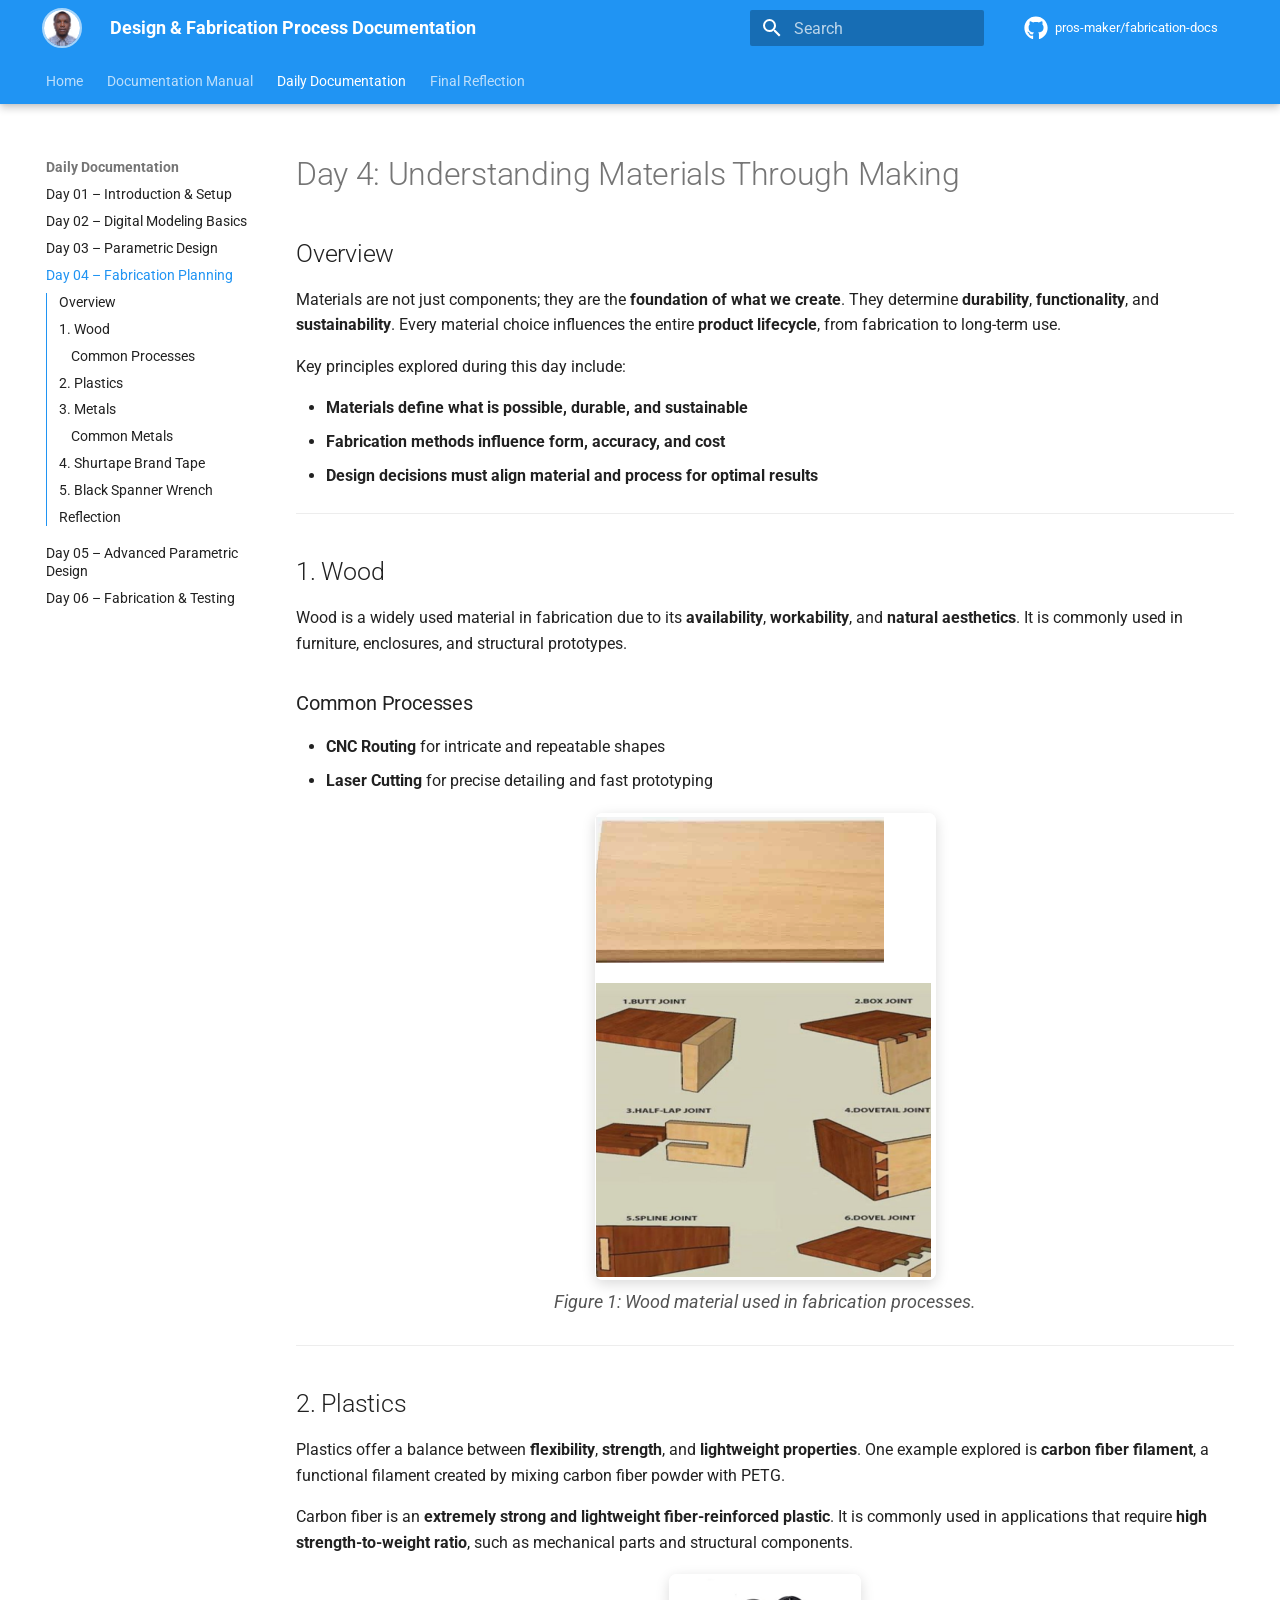
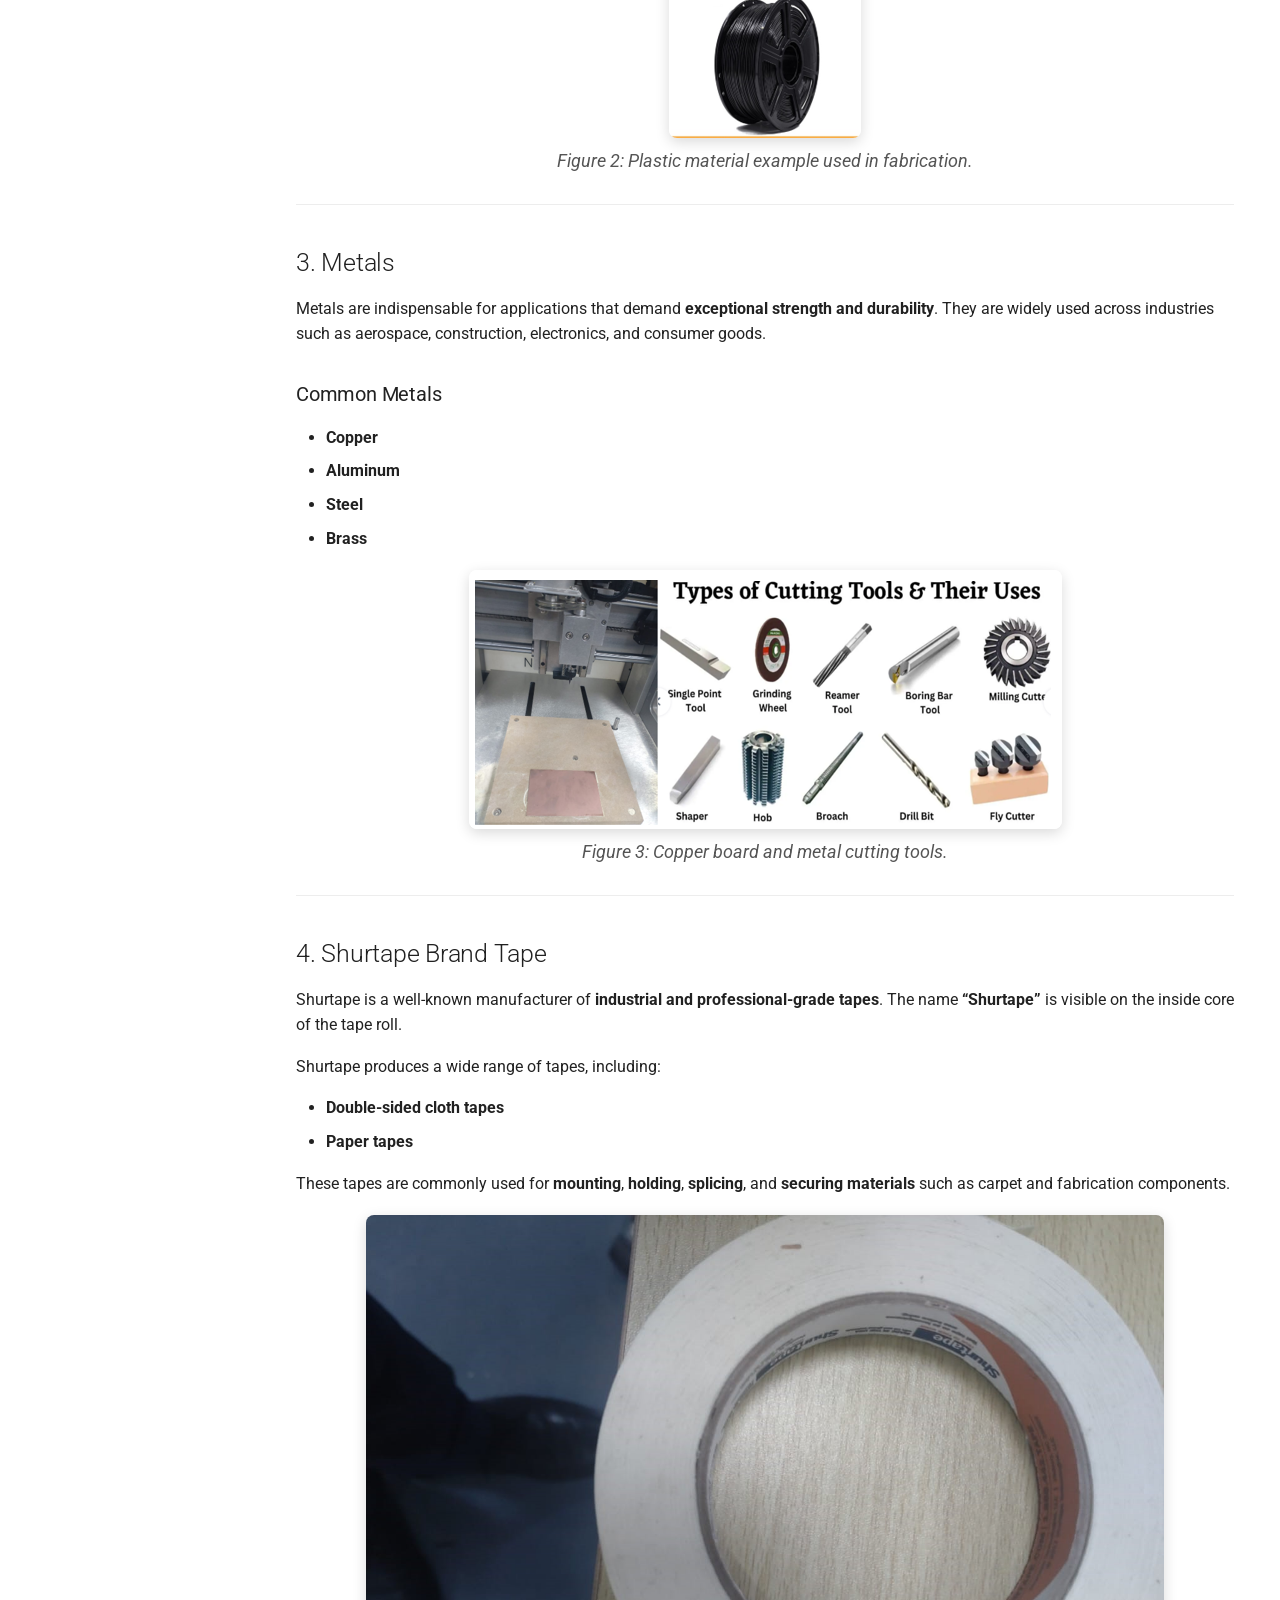
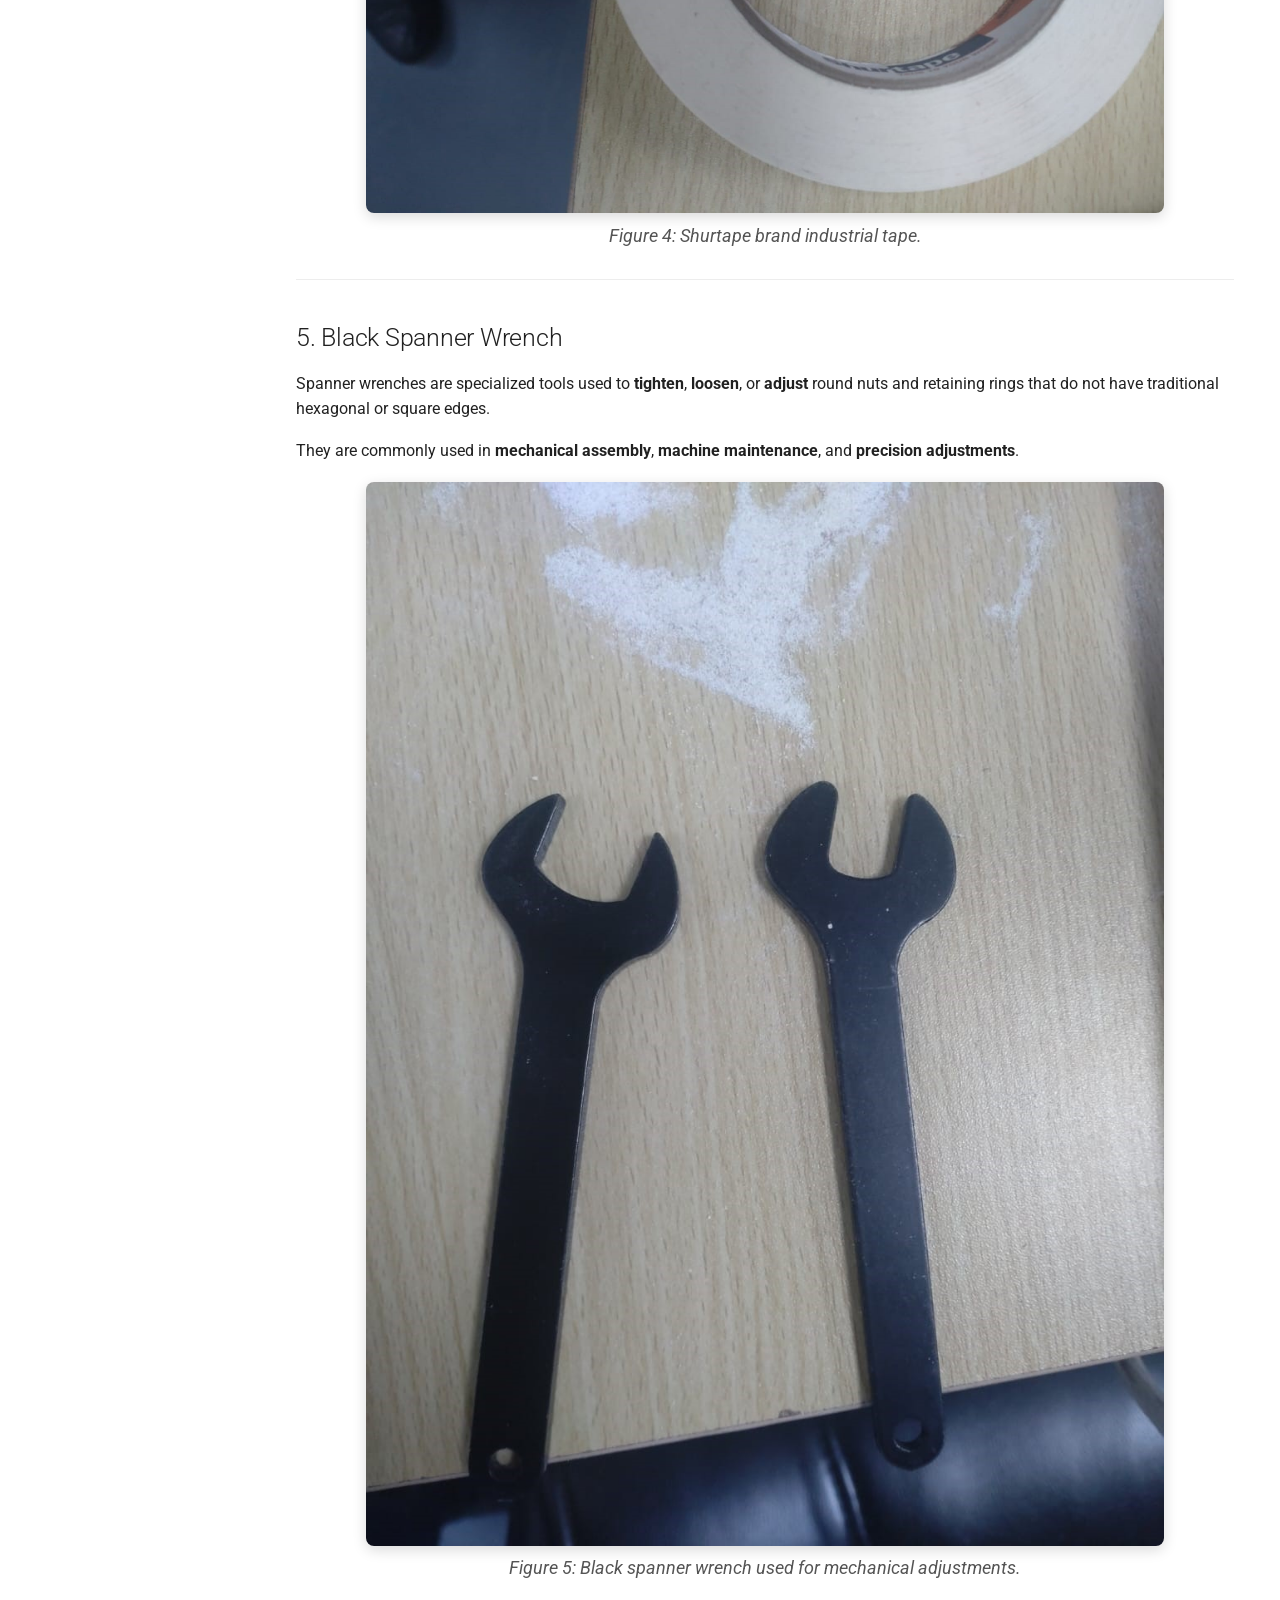
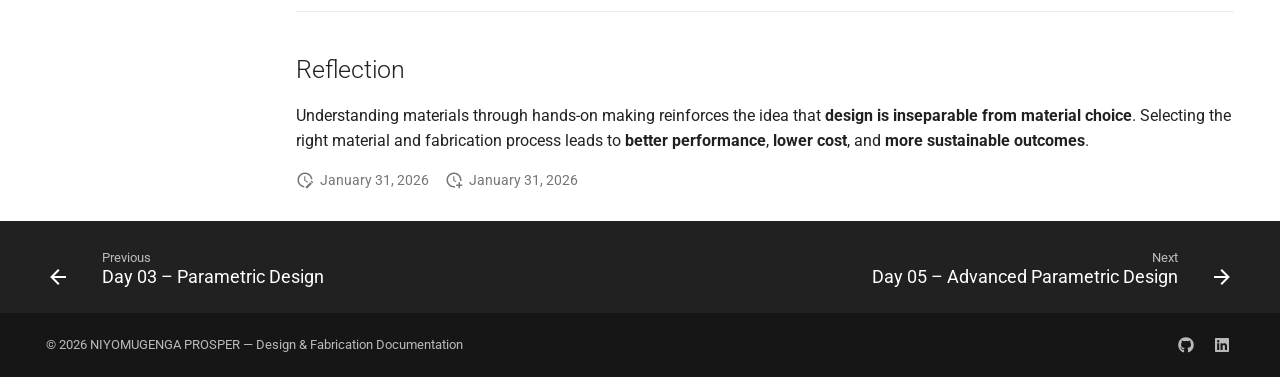
<file: daily/day-04/index.html>
<!doctype html>
<html lang="en" class="no-js">
  <head>
    
      <meta charset="utf-8">
      <meta name="viewport" content="width=device-width,initial-scale=1">
      
        <meta name="description" content="Daily documentation of digital modeling and fabrication workflows">
      
      
        <meta name="author" content="NIYOMUGENGA PROSPER">
      
      
        <link rel="canonical" href="https://pros-maker.github.io/fabrication-docs/daily/day-04/">
      
      
        <link rel="prev" href="../day-03/">
      
      
        <link rel="next" href="../day-05/">
      
      
        
      
      
      <link rel="icon" href="../../images/profile.jpeg">
      <meta name="generator" content="mkdocs-1.6.1, mkdocs-material-9.7.1">
    
    
      
        <title>Day 04 – Fabrication Planning - Design & Fabrication Process Documentation</title>
      
    
    
      <link rel="stylesheet" href="../../assets/stylesheets/main.484c7ddc.min.css">
      
        
        <link rel="stylesheet" href="../../assets/stylesheets/palette.ab4e12ef.min.css">
      
      


    
    
      
    
    
      
        
        
        <link rel="preconnect" href="https://fonts.gstatic.com" crossorigin>
        <link rel="stylesheet" href="https://fonts.googleapis.com/css?family=Roboto:300,300i,400,400i,700,700i%7CRoboto+Mono:400,400i,700,700i&display=fallback">
        <style>:root{--md-text-font:"Roboto";--md-code-font:"Roboto Mono"}</style>
      
    
    
      <link rel="stylesheet" href="../../stylesheets/custom.css">
    
    <script>__md_scope=new URL("../..",location),__md_hash=e=>[...e].reduce(((e,_)=>(e<<5)-e+_.charCodeAt(0)),0),__md_get=(e,_=localStorage,t=__md_scope)=>JSON.parse(_.getItem(t.pathname+"."+e)),__md_set=(e,_,t=localStorage,a=__md_scope)=>{try{t.setItem(a.pathname+"."+e,JSON.stringify(_))}catch(e){}}</script>
    
      

    
    
  </head>
  
  
    
    
      
    
    
    
    
    <body dir="ltr" data-md-color-scheme="default" data-md-color-primary="blue" data-md-color-accent="indigo">
  
    
    <input class="md-toggle" data-md-toggle="drawer" type="checkbox" id="__drawer" autocomplete="off">
    <input class="md-toggle" data-md-toggle="search" type="checkbox" id="__search" autocomplete="off">
    <label class="md-overlay" for="__drawer"></label>
    <div data-md-component="skip">
      
        
        <a href="#day-4-understanding-materials-through-making" class="md-skip">
          Skip to content
        </a>
      
    </div>
    <div data-md-component="announce">
      
    </div>
    
    
      

  

<header class="md-header md-header--shadow md-header--lifted" data-md-component="header">
  <nav class="md-header__inner md-grid" aria-label="Header">
    <a href="../.." title="Design &amp; Fabrication Process Documentation" class="md-header__button md-logo" aria-label="Design & Fabrication Process Documentation" data-md-component="logo">
      
  <img src="../../images/profile.jpeg" alt="logo">

    </a>
    <label class="md-header__button md-icon" for="__drawer">
      
      <svg xmlns="http://www.w3.org/2000/svg" viewBox="0 0 24 24"><path d="M3 6h18v2H3zm0 5h18v2H3zm0 5h18v2H3z"/></svg>
    </label>
    <div class="md-header__title" data-md-component="header-title">
      <div class="md-header__ellipsis">
        <div class="md-header__topic">
          <span class="md-ellipsis">
            Design & Fabrication Process Documentation
          </span>
        </div>
        <div class="md-header__topic" data-md-component="header-topic">
          <span class="md-ellipsis">
            
              Day 04 – Fabrication Planning
            
          </span>
        </div>
      </div>
    </div>
    
      
        <form class="md-header__option" data-md-component="palette">
  
    
    
    
    <input class="md-option" data-md-color-media="" data-md-color-scheme="default" data-md-color-primary="blue" data-md-color-accent="indigo"  aria-hidden="true"  type="radio" name="__palette" id="__palette_0">
    
  
    
    
    
    <input class="md-option" data-md-color-media="" data-md-color-scheme="slate" data-md-color-primary="blue" data-md-color-accent="indigo"  aria-hidden="true"  type="radio" name="__palette" id="__palette_1">
    
  
</form>
      
    
    
      <script>var palette=__md_get("__palette");if(palette&&palette.color){if("(prefers-color-scheme)"===palette.color.media){var media=matchMedia("(prefers-color-scheme: light)"),input=document.querySelector(media.matches?"[data-md-color-media='(prefers-color-scheme: light)']":"[data-md-color-media='(prefers-color-scheme: dark)']");palette.color.media=input.getAttribute("data-md-color-media"),palette.color.scheme=input.getAttribute("data-md-color-scheme"),palette.color.primary=input.getAttribute("data-md-color-primary"),palette.color.accent=input.getAttribute("data-md-color-accent")}for(var[key,value]of Object.entries(palette.color))document.body.setAttribute("data-md-color-"+key,value)}</script>
    
    
    
      
      
        <label class="md-header__button md-icon" for="__search">
          
          <svg xmlns="http://www.w3.org/2000/svg" viewBox="0 0 24 24"><path d="M9.5 3A6.5 6.5 0 0 1 16 9.5c0 1.61-.59 3.09-1.56 4.23l.27.27h.79l5 5-1.5 1.5-5-5v-.79l-.27-.27A6.52 6.52 0 0 1 9.5 16 6.5 6.5 0 0 1 3 9.5 6.5 6.5 0 0 1 9.5 3m0 2C7 5 5 7 5 9.5S7 14 9.5 14 14 12 14 9.5 12 5 9.5 5"/></svg>
        </label>
        <div class="md-search" data-md-component="search" role="dialog">
  <label class="md-search__overlay" for="__search"></label>
  <div class="md-search__inner" role="search">
    <form class="md-search__form" name="search">
      <input type="text" class="md-search__input" name="query" aria-label="Search" placeholder="Search" autocapitalize="off" autocorrect="off" autocomplete="off" spellcheck="false" data-md-component="search-query" required>
      <label class="md-search__icon md-icon" for="__search">
        
        <svg xmlns="http://www.w3.org/2000/svg" viewBox="0 0 24 24"><path d="M9.5 3A6.5 6.5 0 0 1 16 9.5c0 1.61-.59 3.09-1.56 4.23l.27.27h.79l5 5-1.5 1.5-5-5v-.79l-.27-.27A6.52 6.52 0 0 1 9.5 16 6.5 6.5 0 0 1 3 9.5 6.5 6.5 0 0 1 9.5 3m0 2C7 5 5 7 5 9.5S7 14 9.5 14 14 12 14 9.5 12 5 9.5 5"/></svg>
        
        <svg xmlns="http://www.w3.org/2000/svg" viewBox="0 0 24 24"><path d="M20 11v2H8l5.5 5.5-1.42 1.42L4.16 12l7.92-7.92L13.5 5.5 8 11z"/></svg>
      </label>
      <nav class="md-search__options" aria-label="Search">
        
          <a href="javascript:void(0)" class="md-search__icon md-icon" title="Share" aria-label="Share" data-clipboard data-clipboard-text="" data-md-component="search-share" tabindex="-1">
            
            <svg xmlns="http://www.w3.org/2000/svg" viewBox="0 0 24 24"><path d="M18 16.08c-.76 0-1.44.3-1.96.77L8.91 12.7c.05-.23.09-.46.09-.7s-.04-.47-.09-.7l7.05-4.11c.54.5 1.25.81 2.04.81a3 3 0 0 0 3-3 3 3 0 0 0-3-3 3 3 0 0 0-3 3c0 .24.04.47.09.7L8.04 9.81C7.5 9.31 6.79 9 6 9a3 3 0 0 0-3 3 3 3 0 0 0 3 3c.79 0 1.5-.31 2.04-.81l7.12 4.15c-.05.21-.08.43-.08.66 0 1.61 1.31 2.91 2.92 2.91s2.92-1.3 2.92-2.91A2.92 2.92 0 0 0 18 16.08"/></svg>
          </a>
        
        <button type="reset" class="md-search__icon md-icon" title="Clear" aria-label="Clear" tabindex="-1">
          
          <svg xmlns="http://www.w3.org/2000/svg" viewBox="0 0 24 24"><path d="M19 6.41 17.59 5 12 10.59 6.41 5 5 6.41 10.59 12 5 17.59 6.41 19 12 13.41 17.59 19 19 17.59 13.41 12z"/></svg>
        </button>
      </nav>
      
        <div class="md-search__suggest" data-md-component="search-suggest"></div>
      
    </form>
    <div class="md-search__output">
      <div class="md-search__scrollwrap" tabindex="0" data-md-scrollfix>
        <div class="md-search-result" data-md-component="search-result">
          <div class="md-search-result__meta">
            Initializing search
          </div>
          <ol class="md-search-result__list" role="presentation"></ol>
        </div>
      </div>
    </div>
  </div>
</div>
      
    
    
      <div class="md-header__source">
        <a href="https://github.com/pros-maker/fabrication-docs" title="Go to repository" class="md-source" data-md-component="source">
  <div class="md-source__icon md-icon">
    
    <svg xmlns="http://www.w3.org/2000/svg" viewBox="0 0 512 512"><!--! Font Awesome Free 7.1.0 by @fontawesome - https://fontawesome.com License - https://fontawesome.com/license/free (Icons: CC BY 4.0, Fonts: SIL OFL 1.1, Code: MIT License) Copyright 2025 Fonticons, Inc.--><path d="M173.9 397.4c0 2-2.3 3.6-5.2 3.6-3.3.3-5.6-1.3-5.6-3.6 0-2 2.3-3.6 5.2-3.6 3-.3 5.6 1.3 5.6 3.6m-31.1-4.5c-.7 2 1.3 4.3 4.3 4.9 2.6 1 5.6 0 6.2-2s-1.3-4.3-4.3-5.2c-2.6-.7-5.5.3-6.2 2.3m44.2-1.7c-2.9.7-4.9 2.6-4.6 4.9.3 2 2.9 3.3 5.9 2.6 2.9-.7 4.9-2.6 4.6-4.6-.3-1.9-3-3.2-5.9-2.9M252.8 8C114.1 8 8 113.3 8 252c0 110.9 69.8 205.8 169.5 239.2 12.8 2.3 17.3-5.6 17.3-12.1 0-6.2-.3-40.4-.3-61.4 0 0-70 15-84.7-29.8 0 0-11.4-29.1-27.8-36.6 0 0-22.9-15.7 1.6-15.4 0 0 24.9 2 38.6 25.8 21.9 38.6 58.6 27.5 72.9 20.9 2.3-16 8.8-27.1 16-33.7-55.9-6.2-112.3-14.3-112.3-110.5 0-27.5 7.6-41.3 23.6-58.9-2.6-6.5-11.1-33.3 2.6-67.9 20.9-6.5 69 27 69 27 20-5.6 41.5-8.5 62.8-8.5s42.8 2.9 62.8 8.5c0 0 48.1-33.6 69-27 13.7 34.7 5.2 61.4 2.6 67.9 16 17.7 25.8 31.5 25.8 58.9 0 96.5-58.9 104.2-114.8 110.5 9.2 7.9 17 22.9 17 46.4 0 33.7-.3 75.4-.3 83.6 0 6.5 4.6 14.4 17.3 12.1C436.2 457.8 504 362.9 504 252 504 113.3 391.5 8 252.8 8M105.2 352.9c-1.3 1-1 3.3.7 5.2 1.6 1.6 3.9 2.3 5.2 1 1.3-1 1-3.3-.7-5.2-1.6-1.6-3.9-2.3-5.2-1m-10.8-8.1c-.7 1.3.3 2.9 2.3 3.9 1.6 1 3.6.7 4.3-.7.7-1.3-.3-2.9-2.3-3.9-2-.6-3.6-.3-4.3.7m32.4 35.6c-1.6 1.3-1 4.3 1.3 6.2 2.3 2.3 5.2 2.6 6.5 1 1.3-1.3.7-4.3-1.3-6.2-2.2-2.3-5.2-2.6-6.5-1m-11.4-14.7c-1.6 1-1.6 3.6 0 5.9s4.3 3.3 5.6 2.3c1.6-1.3 1.6-3.9 0-6.2-1.4-2.3-4-3.3-5.6-2"/></svg>
  </div>
  <div class="md-source__repository">
    pros-maker/fabrication-docs
  </div>
</a>
      </div>
    
  </nav>
  
    
      
<nav class="md-tabs" aria-label="Tabs" data-md-component="tabs">
  <div class="md-grid">
    <ul class="md-tabs__list">
      
        
  
  
  
  
    <li class="md-tabs__item">
      <a href="../.." class="md-tabs__link">
        
  
  
    
  
  Home

      </a>
    </li>
  

      
        
  
  
  
  
    
    
      <li class="md-tabs__item">
        <a href="../../manual/index.md" class="md-tabs__link">
          
  
  
  Documentation Manual

        </a>
      </li>
    
  

      
        
  
  
  
    
  
  
    
    
      <li class="md-tabs__item md-tabs__item--active">
        <a href="../day-01/" class="md-tabs__link">
          
  
  
  Daily Documentation

        </a>
      </li>
    
  

      
        
  
  
  
  
    <li class="md-tabs__item">
      <a href="../../reflection.md" class="md-tabs__link">
        
  
  
    
  
  Final Reflection

      </a>
    </li>
  

      
    </ul>
  </div>
</nav>
    
  
</header>
    
    <div class="md-container" data-md-component="container">
      
      
        
      
      <main class="md-main" data-md-component="main">
        <div class="md-main__inner md-grid">
          
            
              
              <div class="md-sidebar md-sidebar--primary" data-md-component="sidebar" data-md-type="navigation" >
                <div class="md-sidebar__scrollwrap">
                  <div class="md-sidebar__inner">
                    


  


  

<nav class="md-nav md-nav--primary md-nav--lifted md-nav--integrated" aria-label="Navigation" data-md-level="0">
  <label class="md-nav__title" for="__drawer">
    <a href="../.." title="Design &amp; Fabrication Process Documentation" class="md-nav__button md-logo" aria-label="Design & Fabrication Process Documentation" data-md-component="logo">
      
  <img src="../../images/profile.jpeg" alt="logo">

    </a>
    Design & Fabrication Process Documentation
  </label>
  
    <div class="md-nav__source">
      <a href="https://github.com/pros-maker/fabrication-docs" title="Go to repository" class="md-source" data-md-component="source">
  <div class="md-source__icon md-icon">
    
    <svg xmlns="http://www.w3.org/2000/svg" viewBox="0 0 512 512"><!--! Font Awesome Free 7.1.0 by @fontawesome - https://fontawesome.com License - https://fontawesome.com/license/free (Icons: CC BY 4.0, Fonts: SIL OFL 1.1, Code: MIT License) Copyright 2025 Fonticons, Inc.--><path d="M173.9 397.4c0 2-2.3 3.6-5.2 3.6-3.3.3-5.6-1.3-5.6-3.6 0-2 2.3-3.6 5.2-3.6 3-.3 5.6 1.3 5.6 3.6m-31.1-4.5c-.7 2 1.3 4.3 4.3 4.9 2.6 1 5.6 0 6.2-2s-1.3-4.3-4.3-5.2c-2.6-.7-5.5.3-6.2 2.3m44.2-1.7c-2.9.7-4.9 2.6-4.6 4.9.3 2 2.9 3.3 5.9 2.6 2.9-.7 4.9-2.6 4.6-4.6-.3-1.9-3-3.2-5.9-2.9M252.8 8C114.1 8 8 113.3 8 252c0 110.9 69.8 205.8 169.5 239.2 12.8 2.3 17.3-5.6 17.3-12.1 0-6.2-.3-40.4-.3-61.4 0 0-70 15-84.7-29.8 0 0-11.4-29.1-27.8-36.6 0 0-22.9-15.7 1.6-15.4 0 0 24.9 2 38.6 25.8 21.9 38.6 58.6 27.5 72.9 20.9 2.3-16 8.8-27.1 16-33.7-55.9-6.2-112.3-14.3-112.3-110.5 0-27.5 7.6-41.3 23.6-58.9-2.6-6.5-11.1-33.3 2.6-67.9 20.9-6.5 69 27 69 27 20-5.6 41.5-8.5 62.8-8.5s42.8 2.9 62.8 8.5c0 0 48.1-33.6 69-27 13.7 34.7 5.2 61.4 2.6 67.9 16 17.7 25.8 31.5 25.8 58.9 0 96.5-58.9 104.2-114.8 110.5 9.2 7.9 17 22.9 17 46.4 0 33.7-.3 75.4-.3 83.6 0 6.5 4.6 14.4 17.3 12.1C436.2 457.8 504 362.9 504 252 504 113.3 391.5 8 252.8 8M105.2 352.9c-1.3 1-1 3.3.7 5.2 1.6 1.6 3.9 2.3 5.2 1 1.3-1 1-3.3-.7-5.2-1.6-1.6-3.9-2.3-5.2-1m-10.8-8.1c-.7 1.3.3 2.9 2.3 3.9 1.6 1 3.6.7 4.3-.7.7-1.3-.3-2.9-2.3-3.9-2-.6-3.6-.3-4.3.7m32.4 35.6c-1.6 1.3-1 4.3 1.3 6.2 2.3 2.3 5.2 2.6 6.5 1 1.3-1.3.7-4.3-1.3-6.2-2.2-2.3-5.2-2.6-6.5-1m-11.4-14.7c-1.6 1-1.6 3.6 0 5.9s4.3 3.3 5.6 2.3c1.6-1.3 1.6-3.9 0-6.2-1.4-2.3-4-3.3-5.6-2"/></svg>
  </div>
  <div class="md-source__repository">
    pros-maker/fabrication-docs
  </div>
</a>
    </div>
  
  <ul class="md-nav__list" data-md-scrollfix>
    
      
      
  
  
  
  
    <li class="md-nav__item">
      <a href="../.." class="md-nav__link">
        
  
  
  <span class="md-ellipsis">
    
  
    Home
  

    
  </span>
  
  

      </a>
    </li>
  

    
      
      
  
  
  
  
    
    
    
    
      
      
        
      
    
    
    <li class="md-nav__item md-nav__item--nested">
      
        
        
          
        
        <input class="md-nav__toggle md-toggle md-toggle--indeterminate" type="checkbox" id="__nav_2" >
        
          
          <label class="md-nav__link" for="__nav_2" id="__nav_2_label" tabindex="0">
            
  
  
  <span class="md-ellipsis">
    
  
    Documentation Manual
  

    
  </span>
  
  

            <span class="md-nav__icon md-icon"></span>
          </label>
        
        <nav class="md-nav" data-md-level="1" aria-labelledby="__nav_2_label" aria-expanded="false">
          <label class="md-nav__title" for="__nav_2">
            <span class="md-nav__icon md-icon"></span>
            
  
    Documentation Manual
  

          </label>
          <ul class="md-nav__list" data-md-scrollfix>
            
              
                
  
  
  
  
    <li class="md-nav__item">
      <a href="../../manual/index.md" class="md-nav__link">
        
  
  
  <span class="md-ellipsis">
    
  
    Overview
  

    
  </span>
  
  

      </a>
    </li>
  

              
            
              
                
  
  
  
  
    <li class="md-nav__item">
      <a href="../../manual/setup.md" class="md-nav__link">
        
  
  
  <span class="md-ellipsis">
    
  
    Setup Guide
  

    
  </span>
  
  

      </a>
    </li>
  

              
            
              
                
  
  
  
  
    <li class="md-nav__item">
      <a href="../../manual/daily-workflow.md" class="md-nav__link">
        
  
  
  <span class="md-ellipsis">
    
  
    Daily Workflow Guide
  

    
  </span>
  
  

      </a>
    </li>
  

              
            
              
                
  
  
  
  
    <li class="md-nav__item">
      <a href="../../manual/modeling.md" class="md-nav__link">
        
  
  
  <span class="md-ellipsis">
    
  
    Modeling Documentation
  

    
  </span>
  
  

      </a>
    </li>
  

              
            
              
                
  
  
  
  
    <li class="md-nav__item">
      <a href="../../manual/fabrication.md" class="md-nav__link">
        
  
  
  <span class="md-ellipsis">
    
  
    Fabrication Documentation
  

    
  </span>
  
  

      </a>
    </li>
  

              
            
          </ul>
        </nav>
      
    </li>
  

    
      
      
  
  
    
  
  
  
    
    
    
    
      
        
        
      
      
        
      
    
    
    <li class="md-nav__item md-nav__item--active md-nav__item--section md-nav__item--nested">
      
        
        
        <input class="md-nav__toggle md-toggle " type="checkbox" id="__nav_3" checked>
        
          
          <label class="md-nav__link" for="__nav_3" id="__nav_3_label" tabindex="">
            
  
  
  <span class="md-ellipsis">
    
  
    Daily Documentation
  

    
  </span>
  
  

            <span class="md-nav__icon md-icon"></span>
          </label>
        
        <nav class="md-nav" data-md-level="1" aria-labelledby="__nav_3_label" aria-expanded="true">
          <label class="md-nav__title" for="__nav_3">
            <span class="md-nav__icon md-icon"></span>
            
  
    Daily Documentation
  

          </label>
          <ul class="md-nav__list" data-md-scrollfix>
            
              
                
  
  
  
  
    <li class="md-nav__item">
      <a href="../day-01/" class="md-nav__link">
        
  
  
  <span class="md-ellipsis">
    
  
    Day 01 – Introduction & Setup
  

    
  </span>
  
  

      </a>
    </li>
  

              
            
              
                
  
  
  
  
    <li class="md-nav__item">
      <a href="../day-02/" class="md-nav__link">
        
  
  
  <span class="md-ellipsis">
    
  
    Day 02 – Digital Modeling Basics
  

    
  </span>
  
  

      </a>
    </li>
  

              
            
              
                
  
  
  
  
    <li class="md-nav__item">
      <a href="../day-03/" class="md-nav__link">
        
  
  
  <span class="md-ellipsis">
    
  
    Day 03 – Parametric Design
  

    
  </span>
  
  

      </a>
    </li>
  

              
            
              
                
  
  
    
  
  
  
    <li class="md-nav__item md-nav__item--active">
      
      <input class="md-nav__toggle md-toggle" type="checkbox" id="__toc">
      
      
        
      
      
        <label class="md-nav__link md-nav__link--active" for="__toc">
          
  
  
  <span class="md-ellipsis">
    
  
    Day 04 – Fabrication Planning
  

    
  </span>
  
  

          <span class="md-nav__icon md-icon"></span>
        </label>
      
      <a href="./" class="md-nav__link md-nav__link--active">
        
  
  
  <span class="md-ellipsis">
    
  
    Day 04 – Fabrication Planning
  

    
  </span>
  
  

      </a>
      
        

<nav class="md-nav md-nav--secondary" aria-label="Table of contents">
  
  
  
    
  
  
    <label class="md-nav__title" for="__toc">
      <span class="md-nav__icon md-icon"></span>
      Table of contents
    </label>
    <ul class="md-nav__list" data-md-component="toc" data-md-scrollfix>
      
        <li class="md-nav__item">
  <a href="#overview" class="md-nav__link">
    <span class="md-ellipsis">
      
        Overview
      
    </span>
  </a>
  
</li>
      
        <li class="md-nav__item">
  <a href="#1-wood" class="md-nav__link">
    <span class="md-ellipsis">
      
        1. Wood
      
    </span>
  </a>
  
    <nav class="md-nav" aria-label="1. Wood">
      <ul class="md-nav__list">
        
          <li class="md-nav__item">
  <a href="#common-processes" class="md-nav__link">
    <span class="md-ellipsis">
      
        Common Processes
      
    </span>
  </a>
  
</li>
        
      </ul>
    </nav>
  
</li>
      
        <li class="md-nav__item">
  <a href="#2-plastics" class="md-nav__link">
    <span class="md-ellipsis">
      
        2. Plastics
      
    </span>
  </a>
  
</li>
      
        <li class="md-nav__item">
  <a href="#3-metals" class="md-nav__link">
    <span class="md-ellipsis">
      
        3. Metals
      
    </span>
  </a>
  
    <nav class="md-nav" aria-label="3. Metals">
      <ul class="md-nav__list">
        
          <li class="md-nav__item">
  <a href="#common-metals" class="md-nav__link">
    <span class="md-ellipsis">
      
        Common Metals
      
    </span>
  </a>
  
</li>
        
      </ul>
    </nav>
  
</li>
      
        <li class="md-nav__item">
  <a href="#4-shurtape-brand-tape" class="md-nav__link">
    <span class="md-ellipsis">
      
        4. Shurtape Brand Tape
      
    </span>
  </a>
  
</li>
      
        <li class="md-nav__item">
  <a href="#5-black-spanner-wrench" class="md-nav__link">
    <span class="md-ellipsis">
      
        5. Black Spanner Wrench
      
    </span>
  </a>
  
</li>
      
        <li class="md-nav__item">
  <a href="#reflection" class="md-nav__link">
    <span class="md-ellipsis">
      
        Reflection
      
    </span>
  </a>
  
</li>
      
    </ul>
  
</nav>
      
    </li>
  

              
            
              
                
  
  
  
  
    <li class="md-nav__item">
      <a href="../day-05/" class="md-nav__link">
        
  
  
  <span class="md-ellipsis">
    
  
    Day 05 – Advanced Parametric Design
  

    
  </span>
  
  

      </a>
    </li>
  

              
            
              
                
  
  
  
  
    <li class="md-nav__item">
      <a href="../day-06.md" class="md-nav__link">
        
  
  
  <span class="md-ellipsis">
    
  
    Day 06 – Fabrication & Testing
  

    
  </span>
  
  

      </a>
    </li>
  

              
            
          </ul>
        </nav>
      
    </li>
  

    
      
      
  
  
  
  
    <li class="md-nav__item">
      <a href="../../reflection.md" class="md-nav__link">
        
  
  
  <span class="md-ellipsis">
    
  
    Final Reflection
  

    
  </span>
  
  

      </a>
    </li>
  

    
  </ul>
</nav>
                  </div>
                </div>
              </div>
            
            
          
          
            <div class="md-content" data-md-component="content">
              
              <article class="md-content__inner md-typeset">
                
                  


  
  


<h1 id="day-4-understanding-materials-through-making">Day 4: Understanding Materials Through Making</h1>
<h2 id="overview">Overview</h2>
<p>Materials are not just components; they are the <strong>foundation of what we create</strong>. They determine <strong>durability</strong>, <strong>functionality</strong>, and <strong>sustainability</strong>. Every material choice influences the entire <strong>product lifecycle</strong>, from fabrication to long-term use.</p>
<p>Key principles explored during this day include:</p>
<ul>
<li><strong>Materials define what is possible, durable, and sustainable</strong>  </li>
<li><strong>Fabrication methods influence form, accuracy, and cost</strong>  </li>
<li><strong>Design decisions must align material and process for optimal results</strong>  </li>
</ul>
<hr />
<h2 id="1-wood">1. Wood</h2>
<p>Wood is a widely used material in fabrication due to its <strong>availability</strong>, <strong>workability</strong>, and <strong>natural aesthetics</strong>. It is commonly used in furniture, enclosures, and structural prototypes.</p>
<h3 id="common-processes">Common Processes</h3>
<ul>
<li><strong>CNC Routing</strong> for intricate and repeatable shapes  </li>
<li><strong>Laser Cutting</strong> for precise detailing and fast prototyping  </li>
</ul>
<p><img alt="Wood Material" src="../../images/day-04/image-1.png" /></p>
<p><em>Figure 1: Wood material used in fabrication processes.</em></p>
<hr />
<h2 id="2-plastics">2. Plastics</h2>
<p>Plastics offer a balance between <strong>flexibility</strong>, <strong>strength</strong>, and <strong>lightweight properties</strong>. One example explored is <strong>carbon fiber filament</strong>, a functional filament created by mixing carbon fiber powder with PETG.</p>
<p>Carbon fiber is an <strong>extremely strong and lightweight fiber-reinforced plastic</strong>. It is commonly used in applications that require <strong>high strength-to-weight ratio</strong>, such as mechanical parts and structural components.</p>
<p><img alt="Plastic Material" src="../../images/day-04/image-2.png" /></p>
<p><em>Figure 2: Plastic material example used in fabrication.</em></p>
<hr />
<h2 id="3-metals">3. Metals</h2>
<p>Metals are indispensable for applications that demand <strong>exceptional strength and durability</strong>. They are widely used across industries such as aerospace, construction, electronics, and consumer goods.</p>
<h3 id="common-metals">Common Metals</h3>
<ul>
<li><strong>Copper</strong>  </li>
<li><strong>Aluminum</strong>  </li>
<li><strong>Steel</strong>  </li>
<li><strong>Brass</strong>  </li>
</ul>
<p><img alt="Copper Board and Cutting Tools" src="../../images/day-04/image-3.png" /></p>
<p><em>Figure 3: Copper board and metal cutting tools.</em></p>
<hr />
<h2 id="4-shurtape-brand-tape">4. Shurtape Brand Tape</h2>
<p>Shurtape is a well-known manufacturer of <strong>industrial and professional-grade tapes</strong>. The name <strong>“Shurtape”</strong> is visible on the inside core of the tape roll.</p>
<p>Shurtape produces a wide range of tapes, including:</p>
<ul>
<li><strong>Double-sided cloth tapes</strong>  </li>
<li><strong>Paper tapes</strong>  </li>
</ul>
<p>These tapes are commonly used for <strong>mounting</strong>, <strong>holding</strong>, <strong>splicing</strong>, and <strong>securing materials</strong> such as carpet and fabrication components.</p>
<p><img alt="Shurtape Roll" src="../../images/day-04/image-4.jpg" /></p>
<p><em>Figure 4: Shurtape brand industrial tape.</em></p>
<hr />
<h2 id="5-black-spanner-wrench">5. Black Spanner Wrench</h2>
<p>Spanner wrenches are specialized tools used to <strong>tighten</strong>, <strong>loosen</strong>, or <strong>adjust</strong> round nuts and retaining rings that do not have traditional hexagonal or square edges.</p>
<p>They are commonly used in <strong>mechanical assembly</strong>, <strong>machine maintenance</strong>, and <strong>precision adjustments</strong>.</p>
<p><img alt="Black Spanner Wrench" src="../../images/day-04/image-5.jpg" /></p>
<p><em>Figure 5: Black spanner wrench used for mechanical adjustments.</em></p>
<hr />
<h2 id="reflection">Reflection</h2>
<p>Understanding materials through hands-on making reinforces the idea that <strong>design is inseparable from material choice</strong>. Selecting the right material and fabrication process leads to <strong>better performance</strong>, <strong>lower cost</strong>, and <strong>more sustainable outcomes</strong>.</p>







  
    
  
  
    
  


  <aside class="md-source-file">
    
      
  <span class="md-source-file__fact">
    <span class="md-icon" title="Last update">
      <svg xmlns="http://www.w3.org/2000/svg" viewBox="0 0 24 24"><path d="M21 13.1c-.1 0-.3.1-.4.2l-1 1 2.1 2.1 1-1c.2-.2.2-.6 0-.8l-1.3-1.3c-.1-.1-.2-.2-.4-.2m-1.9 1.8-6.1 6V23h2.1l6.1-6.1zM12.5 7v5.2l4 2.4-1 1L11 13V7zM11 21.9c-5.1-.5-9-4.8-9-9.9C2 6.5 6.5 2 12 2c5.3 0 9.6 4.1 10 9.3-.3-.1-.6-.2-1-.2s-.7.1-1 .2C19.6 7.2 16.2 4 12 4c-4.4 0-8 3.6-8 8 0 4.1 3.1 7.5 7.1 7.9l-.1.2z"/></svg>
    </span>
    <span class="git-revision-date-localized-plugin git-revision-date-localized-plugin-date" title="January 31, 2026 14:09:14 UTC">January 31, 2026</span>
  </span>

    
    
      
  <span class="md-source-file__fact">
    <span class="md-icon" title="Created">
      <svg xmlns="http://www.w3.org/2000/svg" viewBox="0 0 24 24"><path d="M14.47 15.08 11 13V7h1.5v5.25l3.08 1.83c-.41.28-.79.62-1.11 1m-1.39 4.84c-.36.05-.71.08-1.08.08-4.42 0-8-3.58-8-8s3.58-8 8-8 8 3.58 8 8c0 .37-.03.72-.08 1.08.69.1 1.33.32 1.92.64.1-.56.16-1.13.16-1.72 0-5.5-4.5-10-10-10S2 6.5 2 12s4.47 10 10 10c.59 0 1.16-.06 1.72-.16-.32-.59-.54-1.23-.64-1.92M18 15v3h-3v2h3v3h2v-3h3v-2h-3v-3z"/></svg>
    </span>
    <span class="git-revision-date-localized-plugin git-revision-date-localized-plugin-date" title="January 31, 2026 14:09:14 UTC">January 31, 2026</span>
  </span>

    
    
    
  </aside>





                
              </article>
            </div>
          
          
  <script>var tabs=__md_get("__tabs");if(Array.isArray(tabs))e:for(var set of document.querySelectorAll(".tabbed-set")){var labels=set.querySelector(".tabbed-labels");for(var tab of tabs)for(var label of labels.getElementsByTagName("label"))if(label.innerText.trim()===tab){var input=document.getElementById(label.htmlFor);input.checked=!0;continue e}}</script>

<script>var target=document.getElementById(location.hash.slice(1));target&&target.name&&(target.checked=target.name.startsWith("__tabbed_"))</script>
        </div>
        
          <button type="button" class="md-top md-icon" data-md-component="top" hidden>
  
  <svg xmlns="http://www.w3.org/2000/svg" viewBox="0 0 24 24"><path d="M13 20h-2V8l-5.5 5.5-1.42-1.42L12 4.16l7.92 7.92-1.42 1.42L13 8z"/></svg>
  Back to top
</button>
        
      </main>
      
        <footer class="md-footer">
  
    
      
      <nav class="md-footer__inner md-grid" aria-label="Footer" >
        
          
          <a href="../day-03/" class="md-footer__link md-footer__link--prev" aria-label="Previous: Day 03 – Parametric Design">
            <div class="md-footer__button md-icon">
              
              <svg xmlns="http://www.w3.org/2000/svg" viewBox="0 0 24 24"><path d="M20 11v2H8l5.5 5.5-1.42 1.42L4.16 12l7.92-7.92L13.5 5.5 8 11z"/></svg>
            </div>
            <div class="md-footer__title">
              <span class="md-footer__direction">
                Previous
              </span>
              <div class="md-ellipsis">
                Day 03 – Parametric Design
              </div>
            </div>
          </a>
        
        
          
          <a href="../day-05/" class="md-footer__link md-footer__link--next" aria-label="Next: Day 05 – Advanced Parametric Design">
            <div class="md-footer__title">
              <span class="md-footer__direction">
                Next
              </span>
              <div class="md-ellipsis">
                Day 05 – Advanced Parametric Design
              </div>
            </div>
            <div class="md-footer__button md-icon">
              
              <svg xmlns="http://www.w3.org/2000/svg" viewBox="0 0 24 24"><path d="M4 11v2h12l-5.5 5.5 1.42 1.42L19.84 12l-7.92-7.92L10.5 5.5 16 11z"/></svg>
            </div>
          </a>
        
      </nav>
    
  
  <div class="md-footer-meta md-typeset">
    <div class="md-footer-meta__inner md-grid">
      <div class="md-copyright">
  
    <div class="md-copyright__highlight">
      © 2026 NIYOMUGENGA PROSPER — Design & Fabrication Documentation

    </div>
  
  
</div>
      
        
<div class="md-social">
  
    
    
    
    
      
      
    
    <a href="https://github.com/pros-maker" target="_blank" rel="noopener" title="github.com" class="md-social__link">
      <svg xmlns="http://www.w3.org/2000/svg" viewBox="0 0 512 512"><!--! Font Awesome Free 7.1.0 by @fontawesome - https://fontawesome.com License - https://fontawesome.com/license/free (Icons: CC BY 4.0, Fonts: SIL OFL 1.1, Code: MIT License) Copyright 2025 Fonticons, Inc.--><path d="M173.9 397.4c0 2-2.3 3.6-5.2 3.6-3.3.3-5.6-1.3-5.6-3.6 0-2 2.3-3.6 5.2-3.6 3-.3 5.6 1.3 5.6 3.6m-31.1-4.5c-.7 2 1.3 4.3 4.3 4.9 2.6 1 5.6 0 6.2-2s-1.3-4.3-4.3-5.2c-2.6-.7-5.5.3-6.2 2.3m44.2-1.7c-2.9.7-4.9 2.6-4.6 4.9.3 2 2.9 3.3 5.9 2.6 2.9-.7 4.9-2.6 4.6-4.6-.3-1.9-3-3.2-5.9-2.9M252.8 8C114.1 8 8 113.3 8 252c0 110.9 69.8 205.8 169.5 239.2 12.8 2.3 17.3-5.6 17.3-12.1 0-6.2-.3-40.4-.3-61.4 0 0-70 15-84.7-29.8 0 0-11.4-29.1-27.8-36.6 0 0-22.9-15.7 1.6-15.4 0 0 24.9 2 38.6 25.8 21.9 38.6 58.6 27.5 72.9 20.9 2.3-16 8.8-27.1 16-33.7-55.9-6.2-112.3-14.3-112.3-110.5 0-27.5 7.6-41.3 23.6-58.9-2.6-6.5-11.1-33.3 2.6-67.9 20.9-6.5 69 27 69 27 20-5.6 41.5-8.5 62.8-8.5s42.8 2.9 62.8 8.5c0 0 48.1-33.6 69-27 13.7 34.7 5.2 61.4 2.6 67.9 16 17.7 25.8 31.5 25.8 58.9 0 96.5-58.9 104.2-114.8 110.5 9.2 7.9 17 22.9 17 46.4 0 33.7-.3 75.4-.3 83.6 0 6.5 4.6 14.4 17.3 12.1C436.2 457.8 504 362.9 504 252 504 113.3 391.5 8 252.8 8M105.2 352.9c-1.3 1-1 3.3.7 5.2 1.6 1.6 3.9 2.3 5.2 1 1.3-1 1-3.3-.7-5.2-1.6-1.6-3.9-2.3-5.2-1m-10.8-8.1c-.7 1.3.3 2.9 2.3 3.9 1.6 1 3.6.7 4.3-.7.7-1.3-.3-2.9-2.3-3.9-2-.6-3.6-.3-4.3.7m32.4 35.6c-1.6 1.3-1 4.3 1.3 6.2 2.3 2.3 5.2 2.6 6.5 1 1.3-1.3.7-4.3-1.3-6.2-2.2-2.3-5.2-2.6-6.5-1m-11.4-14.7c-1.6 1-1.6 3.6 0 5.9s4.3 3.3 5.6 2.3c1.6-1.3 1.6-3.9 0-6.2-1.4-2.3-4-3.3-5.6-2"/></svg>
    </a>
  
    
    
    
    
      
      
    
    <a href="https://linkedin.com/in/niyomugenga-prosper" target="_blank" rel="noopener" title="linkedin.com" class="md-social__link">
      <svg xmlns="http://www.w3.org/2000/svg" viewBox="0 0 448 512"><!--! Font Awesome Free 7.1.0 by @fontawesome - https://fontawesome.com License - https://fontawesome.com/license/free (Icons: CC BY 4.0, Fonts: SIL OFL 1.1, Code: MIT License) Copyright 2025 Fonticons, Inc.--><path d="M416 32H31.9C14.3 32 0 46.5 0 64.3v383.4C0 465.5 14.3 480 31.9 480H416c17.6 0 32-14.5 32-32.3V64.3c0-17.8-14.4-32.3-32-32.3M135.4 416H69V202.2h66.5V416zM102.2 96a38.5 38.5 0 1 1 0 77 38.5 38.5 0 1 1 0-77m282.1 320h-66.4V312c0-24.8-.5-56.7-34.5-56.7-34.6 0-39.9 27-39.9 54.9V416h-66.4V202.2h63.7v29.2h.9c8.9-16.8 30.6-34.5 62.9-34.5 67.2 0 79.7 44.3 79.7 101.9z"/></svg>
    </a>
  
</div>
      
    </div>
  </div>
</footer>
      
    </div>
    <div class="md-dialog" data-md-component="dialog">
      <div class="md-dialog__inner md-typeset"></div>
    </div>
    
      <div class="md-progress" data-md-component="progress" role="progressbar"></div>
    
    
    
      
      
      <script id="__config" type="application/json">{"annotate": null, "base": "../..", "features": ["navigation.instant", "navigation.instant.progress", "navigation.tabs", "navigation.tabs.sticky", "navigation.sections", "navigation.expand", "navigation.top", "navigation.footer", "toc.follow", "toc.integrate", "search.highlight", "search.share", "search.suggest", "content.code.copy", "content.code.annotate", "content.images.caption", "content.tabs.link"], "search": "../../assets/javascripts/workers/search.2c215733.min.js", "tags": null, "translations": {"clipboard.copied": "Copied to clipboard", "clipboard.copy": "Copy to clipboard", "search.result.more.one": "1 more on this page", "search.result.more.other": "# more on this page", "search.result.none": "No matching documents", "search.result.one": "1 matching document", "search.result.other": "# matching documents", "search.result.placeholder": "Type to start searching", "search.result.term.missing": "Missing", "select.version": "Select version"}, "version": null}</script>
    
    
      <script src="../../assets/javascripts/bundle.79ae519e.min.js"></script>
      
    
  </body>
</html>
</file>
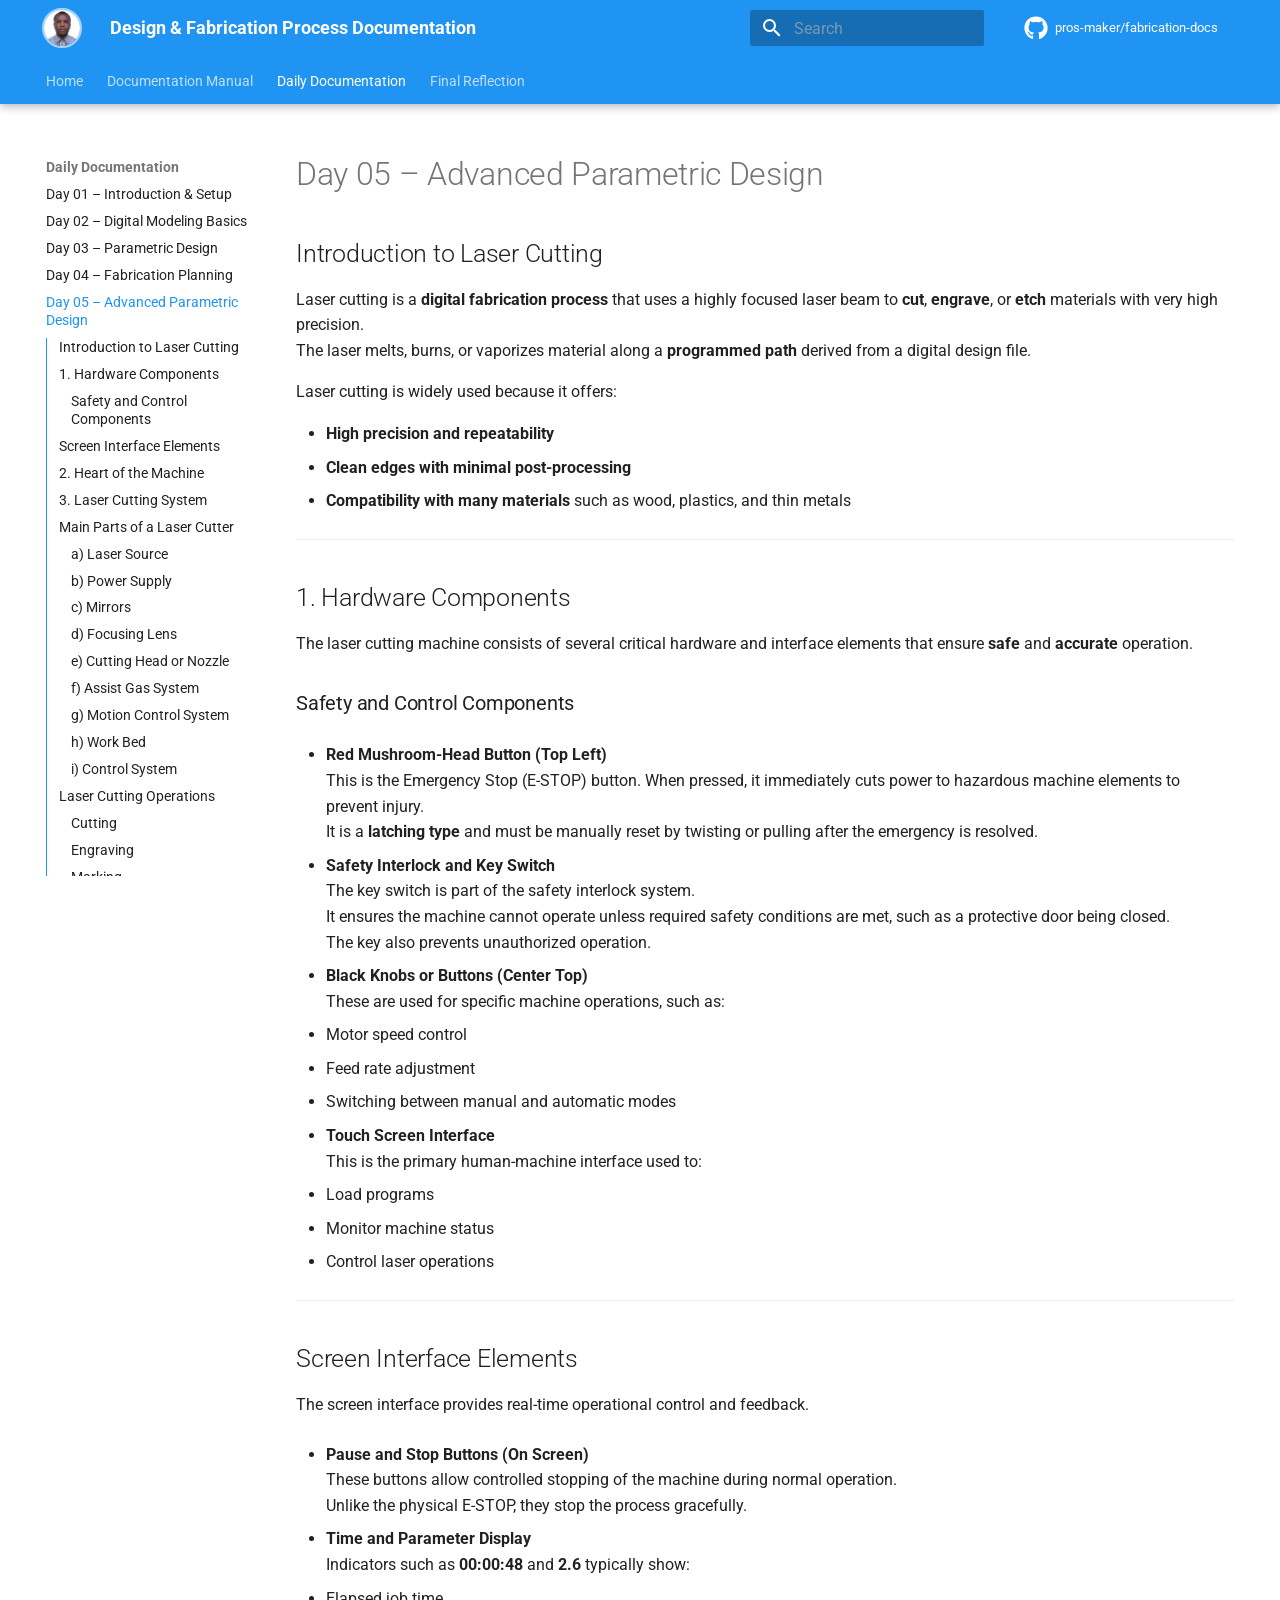
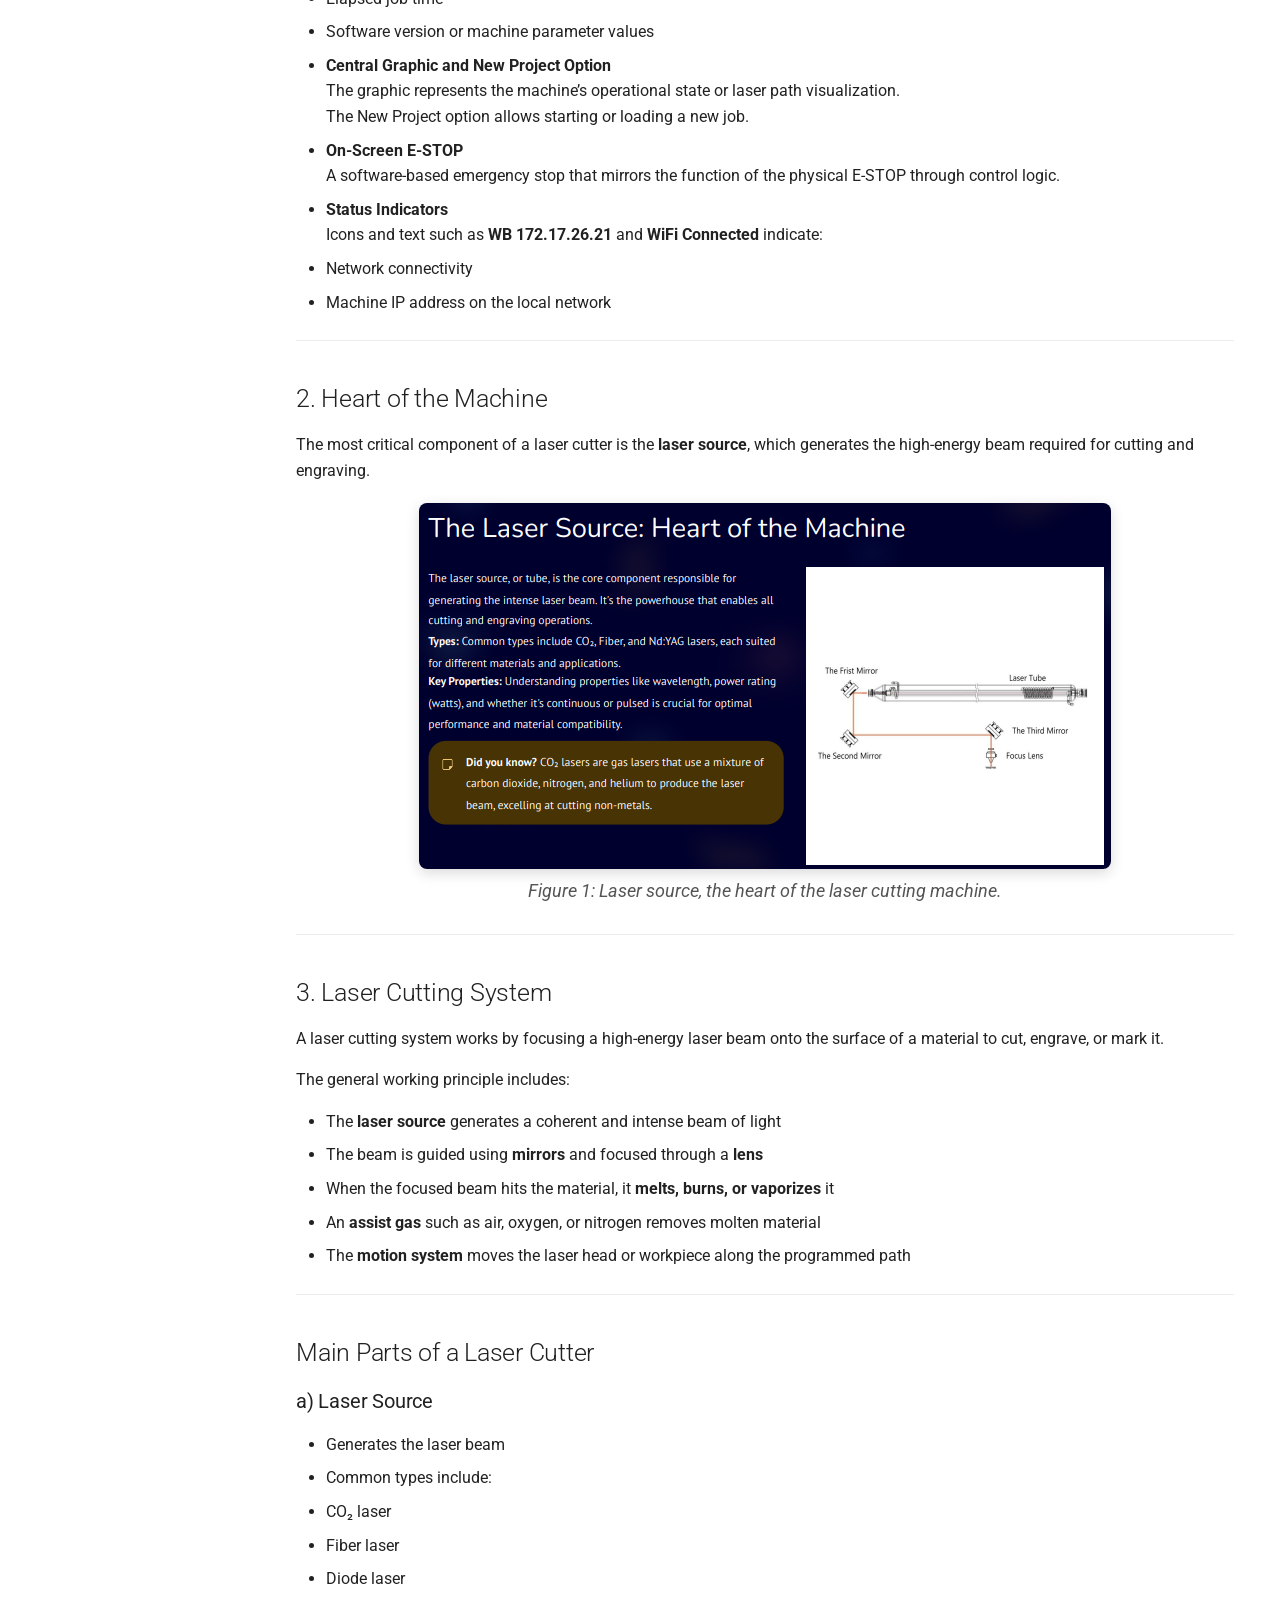
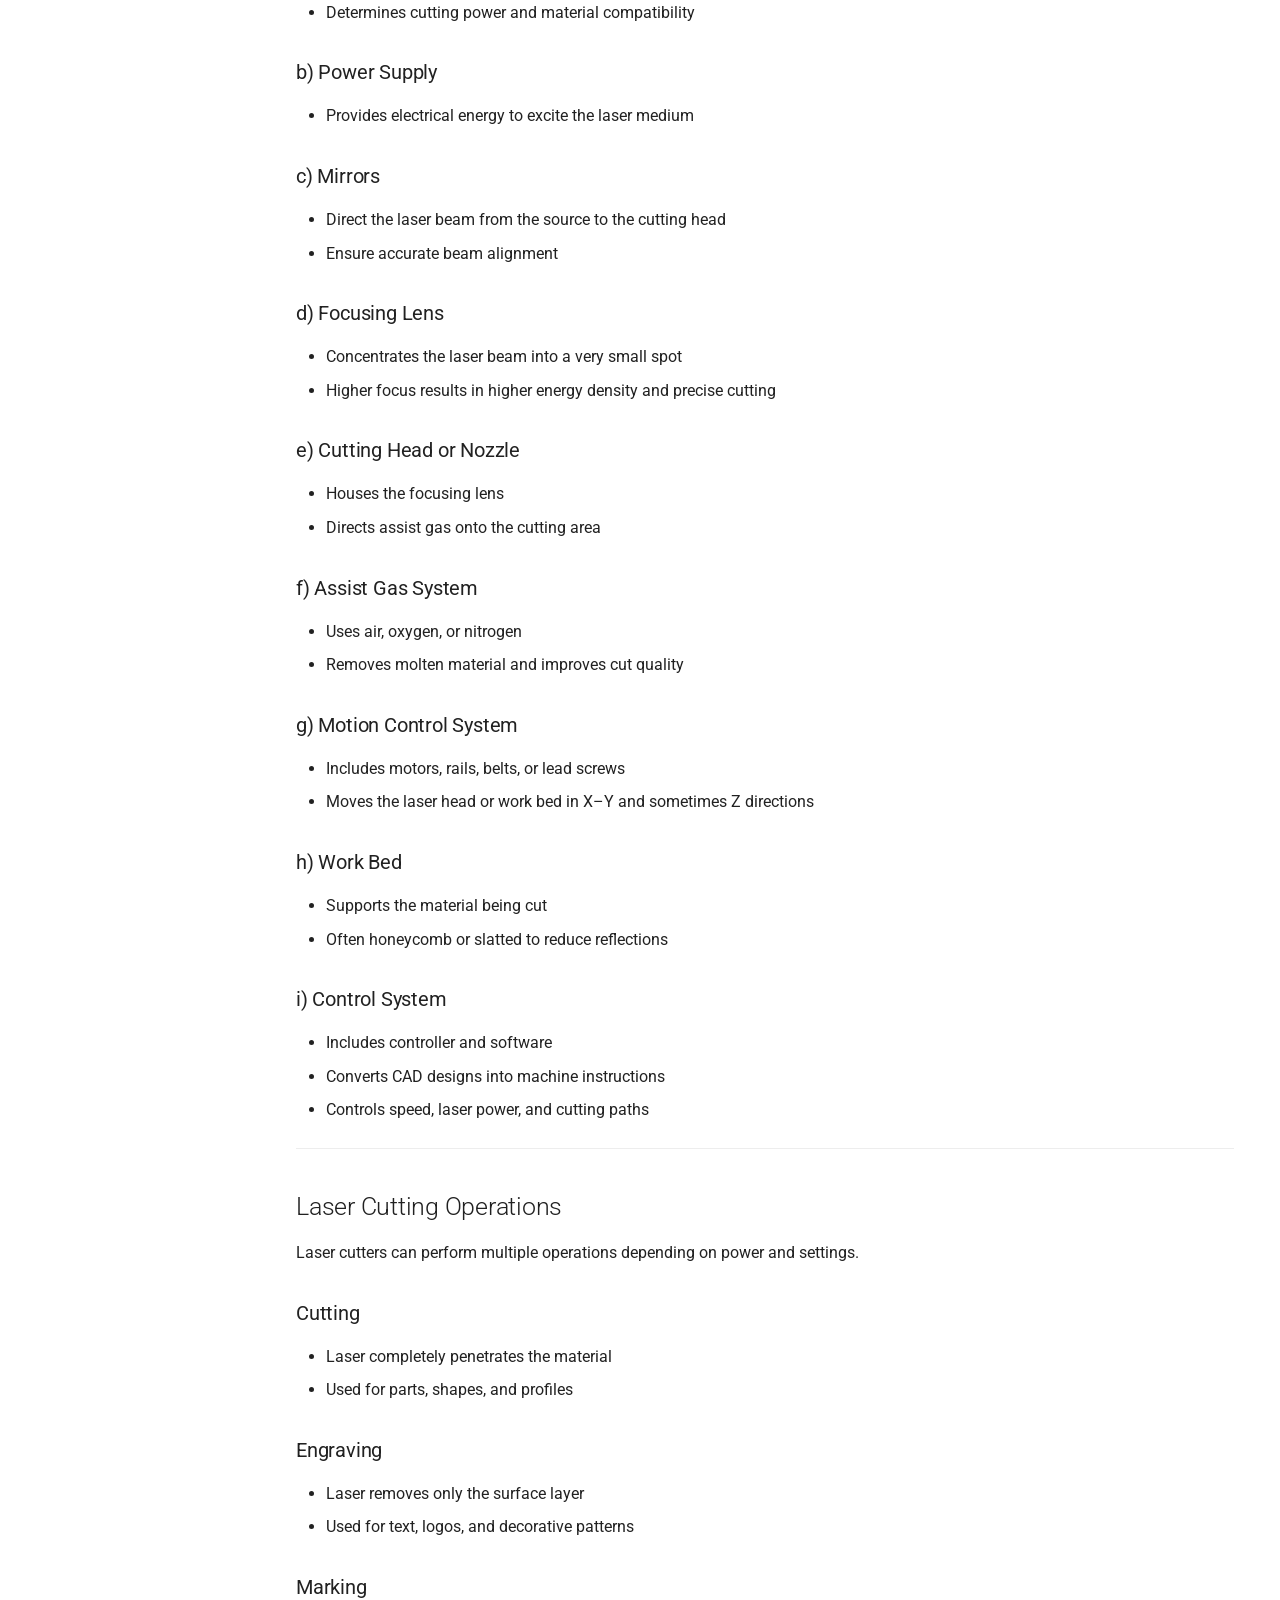
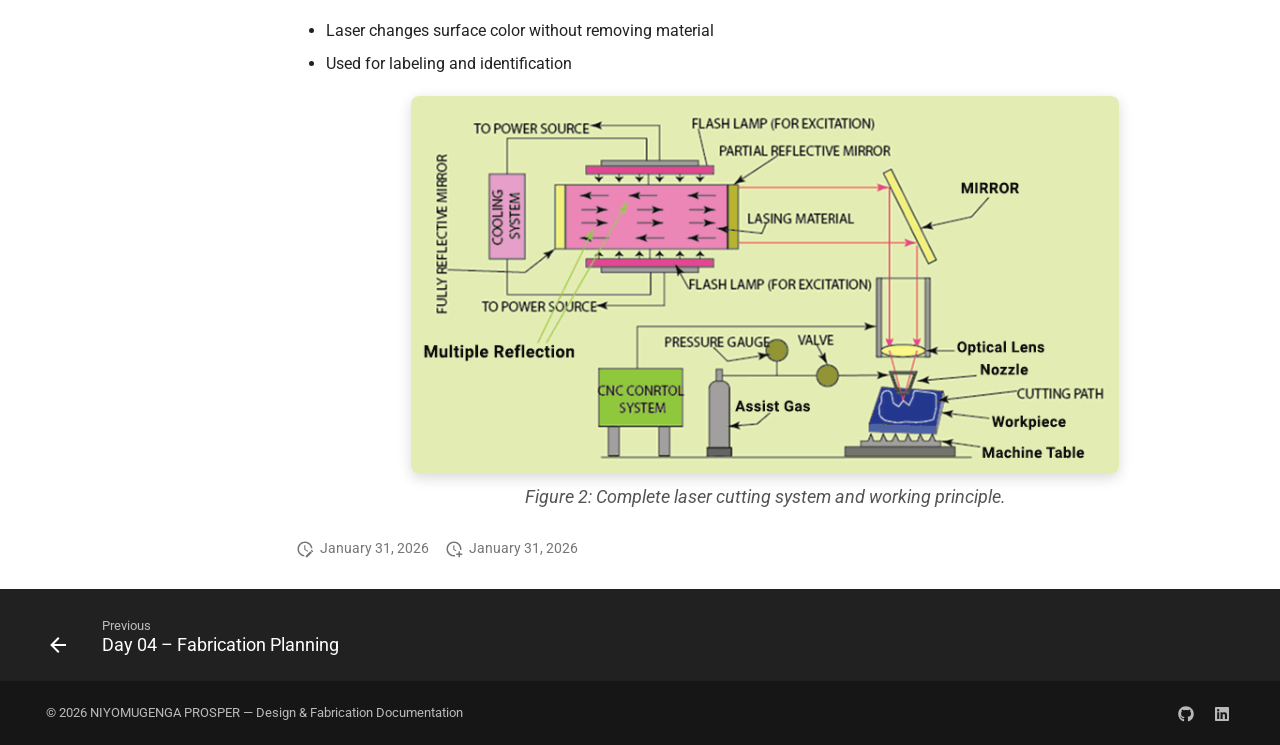
<file: daily/day-05/index.html>
<!doctype html>
<html lang="en" class="no-js">
  <head>
    
      <meta charset="utf-8">
      <meta name="viewport" content="width=device-width,initial-scale=1">
      
        <meta name="description" content="Daily documentation of digital modeling and fabrication workflows">
      
      
        <meta name="author" content="NIYOMUGENGA PROSPER">
      
      
        <link rel="canonical" href="https://pros-maker.github.io/fabrication-docs/daily/day-05/">
      
      
        <link rel="prev" href="../day-04/">
      
      
      
        
      
      
      <link rel="icon" href="../../images/profile.jpeg">
      <meta name="generator" content="mkdocs-1.6.1, mkdocs-material-9.7.1">
    
    
      
        <title>Day 05 – Advanced Parametric Design - Design & Fabrication Process Documentation</title>
      
    
    
      <link rel="stylesheet" href="../../assets/stylesheets/main.484c7ddc.min.css">
      
        
        <link rel="stylesheet" href="../../assets/stylesheets/palette.ab4e12ef.min.css">
      
      


    
    
      
    
    
      
        
        
        <link rel="preconnect" href="https://fonts.gstatic.com" crossorigin>
        <link rel="stylesheet" href="https://fonts.googleapis.com/css?family=Roboto:300,300i,400,400i,700,700i%7CRoboto+Mono:400,400i,700,700i&display=fallback">
        <style>:root{--md-text-font:"Roboto";--md-code-font:"Roboto Mono"}</style>
      
    
    
      <link rel="stylesheet" href="../../stylesheets/custom.css">
    
    <script>__md_scope=new URL("../..",location),__md_hash=e=>[...e].reduce(((e,_)=>(e<<5)-e+_.charCodeAt(0)),0),__md_get=(e,_=localStorage,t=__md_scope)=>JSON.parse(_.getItem(t.pathname+"."+e)),__md_set=(e,_,t=localStorage,a=__md_scope)=>{try{t.setItem(a.pathname+"."+e,JSON.stringify(_))}catch(e){}}</script>
    
      

    
    
  </head>
  
  
    
    
      
    
    
    
    
    <body dir="ltr" data-md-color-scheme="default" data-md-color-primary="blue" data-md-color-accent="indigo">
  
    
    <input class="md-toggle" data-md-toggle="drawer" type="checkbox" id="__drawer" autocomplete="off">
    <input class="md-toggle" data-md-toggle="search" type="checkbox" id="__search" autocomplete="off">
    <label class="md-overlay" for="__drawer"></label>
    <div data-md-component="skip">
      
        
        <a href="#introduction-to-laser-cutting" class="md-skip">
          Skip to content
        </a>
      
    </div>
    <div data-md-component="announce">
      
    </div>
    
    
      

  

<header class="md-header md-header--shadow md-header--lifted" data-md-component="header">
  <nav class="md-header__inner md-grid" aria-label="Header">
    <a href="../.." title="Design &amp; Fabrication Process Documentation" class="md-header__button md-logo" aria-label="Design & Fabrication Process Documentation" data-md-component="logo">
      
  <img src="../../images/profile.jpeg" alt="logo">

    </a>
    <label class="md-header__button md-icon" for="__drawer">
      
      <svg xmlns="http://www.w3.org/2000/svg" viewBox="0 0 24 24"><path d="M3 6h18v2H3zm0 5h18v2H3zm0 5h18v2H3z"/></svg>
    </label>
    <div class="md-header__title" data-md-component="header-title">
      <div class="md-header__ellipsis">
        <div class="md-header__topic">
          <span class="md-ellipsis">
            Design & Fabrication Process Documentation
          </span>
        </div>
        <div class="md-header__topic" data-md-component="header-topic">
          <span class="md-ellipsis">
            
              Day 05 – Advanced Parametric Design
            
          </span>
        </div>
      </div>
    </div>
    
      
        <form class="md-header__option" data-md-component="palette">
  
    
    
    
    <input class="md-option" data-md-color-media="" data-md-color-scheme="default" data-md-color-primary="blue" data-md-color-accent="indigo"  aria-hidden="true"  type="radio" name="__palette" id="__palette_0">
    
  
    
    
    
    <input class="md-option" data-md-color-media="" data-md-color-scheme="slate" data-md-color-primary="blue" data-md-color-accent="indigo"  aria-hidden="true"  type="radio" name="__palette" id="__palette_1">
    
  
</form>
      
    
    
      <script>var palette=__md_get("__palette");if(palette&&palette.color){if("(prefers-color-scheme)"===palette.color.media){var media=matchMedia("(prefers-color-scheme: light)"),input=document.querySelector(media.matches?"[data-md-color-media='(prefers-color-scheme: light)']":"[data-md-color-media='(prefers-color-scheme: dark)']");palette.color.media=input.getAttribute("data-md-color-media"),palette.color.scheme=input.getAttribute("data-md-color-scheme"),palette.color.primary=input.getAttribute("data-md-color-primary"),palette.color.accent=input.getAttribute("data-md-color-accent")}for(var[key,value]of Object.entries(palette.color))document.body.setAttribute("data-md-color-"+key,value)}</script>
    
    
    
      
      
        <label class="md-header__button md-icon" for="__search">
          
          <svg xmlns="http://www.w3.org/2000/svg" viewBox="0 0 24 24"><path d="M9.5 3A6.5 6.5 0 0 1 16 9.5c0 1.61-.59 3.09-1.56 4.23l.27.27h.79l5 5-1.5 1.5-5-5v-.79l-.27-.27A6.52 6.52 0 0 1 9.5 16 6.5 6.5 0 0 1 3 9.5 6.5 6.5 0 0 1 9.5 3m0 2C7 5 5 7 5 9.5S7 14 9.5 14 14 12 14 9.5 12 5 9.5 5"/></svg>
        </label>
        <div class="md-search" data-md-component="search" role="dialog">
  <label class="md-search__overlay" for="__search"></label>
  <div class="md-search__inner" role="search">
    <form class="md-search__form" name="search">
      <input type="text" class="md-search__input" name="query" aria-label="Search" placeholder="Search" autocapitalize="off" autocorrect="off" autocomplete="off" spellcheck="false" data-md-component="search-query" required>
      <label class="md-search__icon md-icon" for="__search">
        
        <svg xmlns="http://www.w3.org/2000/svg" viewBox="0 0 24 24"><path d="M9.5 3A6.5 6.5 0 0 1 16 9.5c0 1.61-.59 3.09-1.56 4.23l.27.27h.79l5 5-1.5 1.5-5-5v-.79l-.27-.27A6.52 6.52 0 0 1 9.5 16 6.5 6.5 0 0 1 3 9.5 6.5 6.5 0 0 1 9.5 3m0 2C7 5 5 7 5 9.5S7 14 9.5 14 14 12 14 9.5 12 5 9.5 5"/></svg>
        
        <svg xmlns="http://www.w3.org/2000/svg" viewBox="0 0 24 24"><path d="M20 11v2H8l5.5 5.5-1.42 1.42L4.16 12l7.92-7.92L13.5 5.5 8 11z"/></svg>
      </label>
      <nav class="md-search__options" aria-label="Search">
        
          <a href="javascript:void(0)" class="md-search__icon md-icon" title="Share" aria-label="Share" data-clipboard data-clipboard-text="" data-md-component="search-share" tabindex="-1">
            
            <svg xmlns="http://www.w3.org/2000/svg" viewBox="0 0 24 24"><path d="M18 16.08c-.76 0-1.44.3-1.96.77L8.91 12.7c.05-.23.09-.46.09-.7s-.04-.47-.09-.7l7.05-4.11c.54.5 1.25.81 2.04.81a3 3 0 0 0 3-3 3 3 0 0 0-3-3 3 3 0 0 0-3 3c0 .24.04.47.09.7L8.04 9.81C7.5 9.31 6.79 9 6 9a3 3 0 0 0-3 3 3 3 0 0 0 3 3c.79 0 1.5-.31 2.04-.81l7.12 4.15c-.05.21-.08.43-.08.66 0 1.61 1.31 2.91 2.92 2.91s2.92-1.3 2.92-2.91A2.92 2.92 0 0 0 18 16.08"/></svg>
          </a>
        
        <button type="reset" class="md-search__icon md-icon" title="Clear" aria-label="Clear" tabindex="-1">
          
          <svg xmlns="http://www.w3.org/2000/svg" viewBox="0 0 24 24"><path d="M19 6.41 17.59 5 12 10.59 6.41 5 5 6.41 10.59 12 5 17.59 6.41 19 12 13.41 17.59 19 19 17.59 13.41 12z"/></svg>
        </button>
      </nav>
      
        <div class="md-search__suggest" data-md-component="search-suggest"></div>
      
    </form>
    <div class="md-search__output">
      <div class="md-search__scrollwrap" tabindex="0" data-md-scrollfix>
        <div class="md-search-result" data-md-component="search-result">
          <div class="md-search-result__meta">
            Initializing search
          </div>
          <ol class="md-search-result__list" role="presentation"></ol>
        </div>
      </div>
    </div>
  </div>
</div>
      
    
    
      <div class="md-header__source">
        <a href="https://github.com/pros-maker/fabrication-docs" title="Go to repository" class="md-source" data-md-component="source">
  <div class="md-source__icon md-icon">
    
    <svg xmlns="http://www.w3.org/2000/svg" viewBox="0 0 512 512"><!--! Font Awesome Free 7.1.0 by @fontawesome - https://fontawesome.com License - https://fontawesome.com/license/free (Icons: CC BY 4.0, Fonts: SIL OFL 1.1, Code: MIT License) Copyright 2025 Fonticons, Inc.--><path d="M173.9 397.4c0 2-2.3 3.6-5.2 3.6-3.3.3-5.6-1.3-5.6-3.6 0-2 2.3-3.6 5.2-3.6 3-.3 5.6 1.3 5.6 3.6m-31.1-4.5c-.7 2 1.3 4.3 4.3 4.9 2.6 1 5.6 0 6.2-2s-1.3-4.3-4.3-5.2c-2.6-.7-5.5.3-6.2 2.3m44.2-1.7c-2.9.7-4.9 2.6-4.6 4.9.3 2 2.9 3.3 5.9 2.6 2.9-.7 4.9-2.6 4.6-4.6-.3-1.9-3-3.2-5.9-2.9M252.8 8C114.1 8 8 113.3 8 252c0 110.9 69.8 205.8 169.5 239.2 12.8 2.3 17.3-5.6 17.3-12.1 0-6.2-.3-40.4-.3-61.4 0 0-70 15-84.7-29.8 0 0-11.4-29.1-27.8-36.6 0 0-22.9-15.7 1.6-15.4 0 0 24.9 2 38.6 25.8 21.9 38.6 58.6 27.5 72.9 20.9 2.3-16 8.8-27.1 16-33.7-55.9-6.2-112.3-14.3-112.3-110.5 0-27.5 7.6-41.3 23.6-58.9-2.6-6.5-11.1-33.3 2.6-67.9 20.9-6.5 69 27 69 27 20-5.6 41.5-8.5 62.8-8.5s42.8 2.9 62.8 8.5c0 0 48.1-33.6 69-27 13.7 34.7 5.2 61.4 2.6 67.9 16 17.7 25.8 31.5 25.8 58.9 0 96.5-58.9 104.2-114.8 110.5 9.2 7.9 17 22.9 17 46.4 0 33.7-.3 75.4-.3 83.6 0 6.5 4.6 14.4 17.3 12.1C436.2 457.8 504 362.9 504 252 504 113.3 391.5 8 252.8 8M105.2 352.9c-1.3 1-1 3.3.7 5.2 1.6 1.6 3.9 2.3 5.2 1 1.3-1 1-3.3-.7-5.2-1.6-1.6-3.9-2.3-5.2-1m-10.8-8.1c-.7 1.3.3 2.9 2.3 3.9 1.6 1 3.6.7 4.3-.7.7-1.3-.3-2.9-2.3-3.9-2-.6-3.6-.3-4.3.7m32.4 35.6c-1.6 1.3-1 4.3 1.3 6.2 2.3 2.3 5.2 2.6 6.5 1 1.3-1.3.7-4.3-1.3-6.2-2.2-2.3-5.2-2.6-6.5-1m-11.4-14.7c-1.6 1-1.6 3.6 0 5.9s4.3 3.3 5.6 2.3c1.6-1.3 1.6-3.9 0-6.2-1.4-2.3-4-3.3-5.6-2"/></svg>
  </div>
  <div class="md-source__repository">
    pros-maker/fabrication-docs
  </div>
</a>
      </div>
    
  </nav>
  
    
      
<nav class="md-tabs" aria-label="Tabs" data-md-component="tabs">
  <div class="md-grid">
    <ul class="md-tabs__list">
      
        
  
  
  
  
    <li class="md-tabs__item">
      <a href="../.." class="md-tabs__link">
        
  
  
    
  
  Home

      </a>
    </li>
  

      
        
  
  
  
  
    
    
      <li class="md-tabs__item">
        <a href="../../manual/index.md" class="md-tabs__link">
          
  
  
  Documentation Manual

        </a>
      </li>
    
  

      
        
  
  
  
    
  
  
    
    
      <li class="md-tabs__item md-tabs__item--active">
        <a href="../day-01/" class="md-tabs__link">
          
  
  
  Daily Documentation

        </a>
      </li>
    
  

      
        
  
  
  
  
    <li class="md-tabs__item">
      <a href="../../reflection.md" class="md-tabs__link">
        
  
  
    
  
  Final Reflection

      </a>
    </li>
  

      
    </ul>
  </div>
</nav>
    
  
</header>
    
    <div class="md-container" data-md-component="container">
      
      
        
      
      <main class="md-main" data-md-component="main">
        <div class="md-main__inner md-grid">
          
            
              
              <div class="md-sidebar md-sidebar--primary" data-md-component="sidebar" data-md-type="navigation" >
                <div class="md-sidebar__scrollwrap">
                  <div class="md-sidebar__inner">
                    


  


  

<nav class="md-nav md-nav--primary md-nav--lifted md-nav--integrated" aria-label="Navigation" data-md-level="0">
  <label class="md-nav__title" for="__drawer">
    <a href="../.." title="Design &amp; Fabrication Process Documentation" class="md-nav__button md-logo" aria-label="Design & Fabrication Process Documentation" data-md-component="logo">
      
  <img src="../../images/profile.jpeg" alt="logo">

    </a>
    Design & Fabrication Process Documentation
  </label>
  
    <div class="md-nav__source">
      <a href="https://github.com/pros-maker/fabrication-docs" title="Go to repository" class="md-source" data-md-component="source">
  <div class="md-source__icon md-icon">
    
    <svg xmlns="http://www.w3.org/2000/svg" viewBox="0 0 512 512"><!--! Font Awesome Free 7.1.0 by @fontawesome - https://fontawesome.com License - https://fontawesome.com/license/free (Icons: CC BY 4.0, Fonts: SIL OFL 1.1, Code: MIT License) Copyright 2025 Fonticons, Inc.--><path d="M173.9 397.4c0 2-2.3 3.6-5.2 3.6-3.3.3-5.6-1.3-5.6-3.6 0-2 2.3-3.6 5.2-3.6 3-.3 5.6 1.3 5.6 3.6m-31.1-4.5c-.7 2 1.3 4.3 4.3 4.9 2.6 1 5.6 0 6.2-2s-1.3-4.3-4.3-5.2c-2.6-.7-5.5.3-6.2 2.3m44.2-1.7c-2.9.7-4.9 2.6-4.6 4.9.3 2 2.9 3.3 5.9 2.6 2.9-.7 4.9-2.6 4.6-4.6-.3-1.9-3-3.2-5.9-2.9M252.8 8C114.1 8 8 113.3 8 252c0 110.9 69.8 205.8 169.5 239.2 12.8 2.3 17.3-5.6 17.3-12.1 0-6.2-.3-40.4-.3-61.4 0 0-70 15-84.7-29.8 0 0-11.4-29.1-27.8-36.6 0 0-22.9-15.7 1.6-15.4 0 0 24.9 2 38.6 25.8 21.9 38.6 58.6 27.5 72.9 20.9 2.3-16 8.8-27.1 16-33.7-55.9-6.2-112.3-14.3-112.3-110.5 0-27.5 7.6-41.3 23.6-58.9-2.6-6.5-11.1-33.3 2.6-67.9 20.9-6.5 69 27 69 27 20-5.6 41.5-8.5 62.8-8.5s42.8 2.9 62.8 8.5c0 0 48.1-33.6 69-27 13.7 34.7 5.2 61.4 2.6 67.9 16 17.7 25.8 31.5 25.8 58.9 0 96.5-58.9 104.2-114.8 110.5 9.2 7.9 17 22.9 17 46.4 0 33.7-.3 75.4-.3 83.6 0 6.5 4.6 14.4 17.3 12.1C436.2 457.8 504 362.9 504 252 504 113.3 391.5 8 252.8 8M105.2 352.9c-1.3 1-1 3.3.7 5.2 1.6 1.6 3.9 2.3 5.2 1 1.3-1 1-3.3-.7-5.2-1.6-1.6-3.9-2.3-5.2-1m-10.8-8.1c-.7 1.3.3 2.9 2.3 3.9 1.6 1 3.6.7 4.3-.7.7-1.3-.3-2.9-2.3-3.9-2-.6-3.6-.3-4.3.7m32.4 35.6c-1.6 1.3-1 4.3 1.3 6.2 2.3 2.3 5.2 2.6 6.5 1 1.3-1.3.7-4.3-1.3-6.2-2.2-2.3-5.2-2.6-6.5-1m-11.4-14.7c-1.6 1-1.6 3.6 0 5.9s4.3 3.3 5.6 2.3c1.6-1.3 1.6-3.9 0-6.2-1.4-2.3-4-3.3-5.6-2"/></svg>
  </div>
  <div class="md-source__repository">
    pros-maker/fabrication-docs
  </div>
</a>
    </div>
  
  <ul class="md-nav__list" data-md-scrollfix>
    
      
      
  
  
  
  
    <li class="md-nav__item">
      <a href="../.." class="md-nav__link">
        
  
  
  <span class="md-ellipsis">
    
  
    Home
  

    
  </span>
  
  

      </a>
    </li>
  

    
      
      
  
  
  
  
    
    
    
    
      
      
        
      
    
    
    <li class="md-nav__item md-nav__item--nested">
      
        
        
          
        
        <input class="md-nav__toggle md-toggle md-toggle--indeterminate" type="checkbox" id="__nav_2" >
        
          
          <label class="md-nav__link" for="__nav_2" id="__nav_2_label" tabindex="0">
            
  
  
  <span class="md-ellipsis">
    
  
    Documentation Manual
  

    
  </span>
  
  

            <span class="md-nav__icon md-icon"></span>
          </label>
        
        <nav class="md-nav" data-md-level="1" aria-labelledby="__nav_2_label" aria-expanded="false">
          <label class="md-nav__title" for="__nav_2">
            <span class="md-nav__icon md-icon"></span>
            
  
    Documentation Manual
  

          </label>
          <ul class="md-nav__list" data-md-scrollfix>
            
              
                
  
  
  
  
    <li class="md-nav__item">
      <a href="../../manual/index.md" class="md-nav__link">
        
  
  
  <span class="md-ellipsis">
    
  
    Overview
  

    
  </span>
  
  

      </a>
    </li>
  

              
            
              
                
  
  
  
  
    <li class="md-nav__item">
      <a href="../../manual/setup.md" class="md-nav__link">
        
  
  
  <span class="md-ellipsis">
    
  
    Setup Guide
  

    
  </span>
  
  

      </a>
    </li>
  

              
            
              
                
  
  
  
  
    <li class="md-nav__item">
      <a href="../../manual/daily-workflow.md" class="md-nav__link">
        
  
  
  <span class="md-ellipsis">
    
  
    Daily Workflow Guide
  

    
  </span>
  
  

      </a>
    </li>
  

              
            
              
                
  
  
  
  
    <li class="md-nav__item">
      <a href="../../manual/modeling.md" class="md-nav__link">
        
  
  
  <span class="md-ellipsis">
    
  
    Modeling Documentation
  

    
  </span>
  
  

      </a>
    </li>
  

              
            
              
                
  
  
  
  
    <li class="md-nav__item">
      <a href="../../manual/fabrication.md" class="md-nav__link">
        
  
  
  <span class="md-ellipsis">
    
  
    Fabrication Documentation
  

    
  </span>
  
  

      </a>
    </li>
  

              
            
          </ul>
        </nav>
      
    </li>
  

    
      
      
  
  
    
  
  
  
    
    
    
    
      
        
        
      
      
        
      
    
    
    <li class="md-nav__item md-nav__item--active md-nav__item--section md-nav__item--nested">
      
        
        
        <input class="md-nav__toggle md-toggle " type="checkbox" id="__nav_3" checked>
        
          
          <label class="md-nav__link" for="__nav_3" id="__nav_3_label" tabindex="">
            
  
  
  <span class="md-ellipsis">
    
  
    Daily Documentation
  

    
  </span>
  
  

            <span class="md-nav__icon md-icon"></span>
          </label>
        
        <nav class="md-nav" data-md-level="1" aria-labelledby="__nav_3_label" aria-expanded="true">
          <label class="md-nav__title" for="__nav_3">
            <span class="md-nav__icon md-icon"></span>
            
  
    Daily Documentation
  

          </label>
          <ul class="md-nav__list" data-md-scrollfix>
            
              
                
  
  
  
  
    <li class="md-nav__item">
      <a href="../day-01/" class="md-nav__link">
        
  
  
  <span class="md-ellipsis">
    
  
    Day 01 – Introduction & Setup
  

    
  </span>
  
  

      </a>
    </li>
  

              
            
              
                
  
  
  
  
    <li class="md-nav__item">
      <a href="../day-02/" class="md-nav__link">
        
  
  
  <span class="md-ellipsis">
    
  
    Day 02 – Digital Modeling Basics
  

    
  </span>
  
  

      </a>
    </li>
  

              
            
              
                
  
  
  
  
    <li class="md-nav__item">
      <a href="../day-03/" class="md-nav__link">
        
  
  
  <span class="md-ellipsis">
    
  
    Day 03 – Parametric Design
  

    
  </span>
  
  

      </a>
    </li>
  

              
            
              
                
  
  
  
  
    <li class="md-nav__item">
      <a href="../day-04/" class="md-nav__link">
        
  
  
  <span class="md-ellipsis">
    
  
    Day 04 – Fabrication Planning
  

    
  </span>
  
  

      </a>
    </li>
  

              
            
              
                
  
  
    
  
  
  
    <li class="md-nav__item md-nav__item--active">
      
      <input class="md-nav__toggle md-toggle" type="checkbox" id="__toc">
      
      
      
        <label class="md-nav__link md-nav__link--active" for="__toc">
          
  
  
  <span class="md-ellipsis">
    
  
    Day 05 – Advanced Parametric Design
  

    
  </span>
  
  

          <span class="md-nav__icon md-icon"></span>
        </label>
      
      <a href="./" class="md-nav__link md-nav__link--active">
        
  
  
  <span class="md-ellipsis">
    
  
    Day 05 – Advanced Parametric Design
  

    
  </span>
  
  

      </a>
      
        

<nav class="md-nav md-nav--secondary" aria-label="Table of contents">
  
  
  
  
    <label class="md-nav__title" for="__toc">
      <span class="md-nav__icon md-icon"></span>
      Table of contents
    </label>
    <ul class="md-nav__list" data-md-component="toc" data-md-scrollfix>
      
        <li class="md-nav__item">
  <a href="#introduction-to-laser-cutting" class="md-nav__link">
    <span class="md-ellipsis">
      
        Introduction to Laser Cutting
      
    </span>
  </a>
  
</li>
      
        <li class="md-nav__item">
  <a href="#1-hardware-components" class="md-nav__link">
    <span class="md-ellipsis">
      
        1. Hardware Components
      
    </span>
  </a>
  
    <nav class="md-nav" aria-label="1. Hardware Components">
      <ul class="md-nav__list">
        
          <li class="md-nav__item">
  <a href="#safety-and-control-components" class="md-nav__link">
    <span class="md-ellipsis">
      
        Safety and Control Components
      
    </span>
  </a>
  
</li>
        
      </ul>
    </nav>
  
</li>
      
        <li class="md-nav__item">
  <a href="#screen-interface-elements" class="md-nav__link">
    <span class="md-ellipsis">
      
        Screen Interface Elements
      
    </span>
  </a>
  
</li>
      
        <li class="md-nav__item">
  <a href="#2-heart-of-the-machine" class="md-nav__link">
    <span class="md-ellipsis">
      
        2. Heart of the Machine
      
    </span>
  </a>
  
</li>
      
        <li class="md-nav__item">
  <a href="#3-laser-cutting-system" class="md-nav__link">
    <span class="md-ellipsis">
      
        3. Laser Cutting System
      
    </span>
  </a>
  
</li>
      
        <li class="md-nav__item">
  <a href="#main-parts-of-a-laser-cutter" class="md-nav__link">
    <span class="md-ellipsis">
      
        Main Parts of a Laser Cutter
      
    </span>
  </a>
  
    <nav class="md-nav" aria-label="Main Parts of a Laser Cutter">
      <ul class="md-nav__list">
        
          <li class="md-nav__item">
  <a href="#a-laser-source" class="md-nav__link">
    <span class="md-ellipsis">
      
        a) Laser Source
      
    </span>
  </a>
  
</li>
        
          <li class="md-nav__item">
  <a href="#b-power-supply" class="md-nav__link">
    <span class="md-ellipsis">
      
        b) Power Supply
      
    </span>
  </a>
  
</li>
        
          <li class="md-nav__item">
  <a href="#c-mirrors" class="md-nav__link">
    <span class="md-ellipsis">
      
        c) Mirrors
      
    </span>
  </a>
  
</li>
        
          <li class="md-nav__item">
  <a href="#d-focusing-lens" class="md-nav__link">
    <span class="md-ellipsis">
      
        d) Focusing Lens
      
    </span>
  </a>
  
</li>
        
          <li class="md-nav__item">
  <a href="#e-cutting-head-or-nozzle" class="md-nav__link">
    <span class="md-ellipsis">
      
        e) Cutting Head or Nozzle
      
    </span>
  </a>
  
</li>
        
          <li class="md-nav__item">
  <a href="#f-assist-gas-system" class="md-nav__link">
    <span class="md-ellipsis">
      
        f) Assist Gas System
      
    </span>
  </a>
  
</li>
        
          <li class="md-nav__item">
  <a href="#g-motion-control-system" class="md-nav__link">
    <span class="md-ellipsis">
      
        g) Motion Control System
      
    </span>
  </a>
  
</li>
        
          <li class="md-nav__item">
  <a href="#h-work-bed" class="md-nav__link">
    <span class="md-ellipsis">
      
        h) Work Bed
      
    </span>
  </a>
  
</li>
        
          <li class="md-nav__item">
  <a href="#i-control-system" class="md-nav__link">
    <span class="md-ellipsis">
      
        i) Control System
      
    </span>
  </a>
  
</li>
        
      </ul>
    </nav>
  
</li>
      
        <li class="md-nav__item">
  <a href="#laser-cutting-operations" class="md-nav__link">
    <span class="md-ellipsis">
      
        Laser Cutting Operations
      
    </span>
  </a>
  
    <nav class="md-nav" aria-label="Laser Cutting Operations">
      <ul class="md-nav__list">
        
          <li class="md-nav__item">
  <a href="#cutting" class="md-nav__link">
    <span class="md-ellipsis">
      
        Cutting
      
    </span>
  </a>
  
</li>
        
          <li class="md-nav__item">
  <a href="#engraving" class="md-nav__link">
    <span class="md-ellipsis">
      
        Engraving
      
    </span>
  </a>
  
</li>
        
          <li class="md-nav__item">
  <a href="#marking" class="md-nav__link">
    <span class="md-ellipsis">
      
        Marking
      
    </span>
  </a>
  
</li>
        
      </ul>
    </nav>
  
</li>
      
    </ul>
  
</nav>
      
    </li>
  

              
            
              
                
  
  
  
  
    <li class="md-nav__item">
      <a href="../day-06.md" class="md-nav__link">
        
  
  
  <span class="md-ellipsis">
    
  
    Day 06 – Fabrication & Testing
  

    
  </span>
  
  

      </a>
    </li>
  

              
            
          </ul>
        </nav>
      
    </li>
  

    
      
      
  
  
  
  
    <li class="md-nav__item">
      <a href="../../reflection.md" class="md-nav__link">
        
  
  
  <span class="md-ellipsis">
    
  
    Final Reflection
  

    
  </span>
  
  

      </a>
    </li>
  

    
  </ul>
</nav>
                  </div>
                </div>
              </div>
            
            
          
          
            <div class="md-content" data-md-component="content">
              
              <article class="md-content__inner md-typeset">
                
                  


  
  


  <h1>Day 05 – Advanced Parametric Design</h1>

<h2 id="introduction-to-laser-cutting">Introduction to Laser Cutting</h2>
<p>Laser cutting is a <strong>digital fabrication process</strong> that uses a highly focused laser beam to <strong>cut</strong>, <strong>engrave</strong>, or <strong>etch</strong> materials with very high precision.<br />
The laser melts, burns, or vaporizes material along a <strong>programmed path</strong> derived from a digital design file.</p>
<p>Laser cutting is widely used because it offers:</p>
<ul>
<li><strong>High precision and repeatability</strong>  </li>
<li><strong>Clean edges with minimal post-processing</strong>  </li>
<li><strong>Compatibility with many materials</strong> such as wood, plastics, and thin metals  </li>
</ul>
<hr />
<h2 id="1-hardware-components">1. Hardware Components</h2>
<p>The laser cutting machine consists of several critical hardware and interface elements that ensure <strong>safe</strong> and <strong>accurate</strong> operation.</p>
<h3 id="safety-and-control-components">Safety and Control Components</h3>
<ul>
<li>
<p><strong>Red Mushroom-Head Button (Top Left)</strong><br />
  This is the Emergency Stop (E-STOP) button. When pressed, it immediately cuts power to hazardous machine elements to prevent injury.<br />
  It is a <strong>latching type</strong> and must be manually reset by twisting or pulling after the emergency is resolved.</p>
</li>
<li>
<p><strong>Safety Interlock and Key Switch</strong><br />
  The key switch is part of the safety interlock system.<br />
  It ensures the machine cannot operate unless required safety conditions are met, such as a protective door being closed.<br />
  The key also prevents unauthorized operation.</p>
</li>
<li>
<p><strong>Black Knobs or Buttons (Center Top)</strong><br />
  These are used for specific machine operations, such as:</p>
</li>
<li>Motor speed control  </li>
<li>Feed rate adjustment  </li>
<li>
<p>Switching between manual and automatic modes  </p>
</li>
<li>
<p><strong>Touch Screen Interface</strong><br />
  This is the primary human-machine interface used to:</p>
</li>
<li>Load programs  </li>
<li>Monitor machine status  </li>
<li>Control laser operations  </li>
</ul>
<hr />
<h2 id="screen-interface-elements">Screen Interface Elements</h2>
<p>The screen interface provides real-time operational control and feedback.</p>
<ul>
<li>
<p><strong>Pause and Stop Buttons (On Screen)</strong><br />
  These buttons allow controlled stopping of the machine during normal operation.<br />
  Unlike the physical E-STOP, they stop the process gracefully.</p>
</li>
<li>
<p><strong>Time and Parameter Display</strong><br />
  Indicators such as <strong>00:00:48</strong> and <strong>2.6</strong> typically show:</p>
</li>
<li>Elapsed job time  </li>
<li>
<p>Software version or machine parameter values  </p>
</li>
<li>
<p><strong>Central Graphic and New Project Option</strong><br />
  The graphic represents the machine’s operational state or laser path visualization.<br />
  The New Project option allows starting or loading a new job.</p>
</li>
<li>
<p><strong>On-Screen E-STOP</strong><br />
  A software-based emergency stop that mirrors the function of the physical E-STOP through control logic.</p>
</li>
<li>
<p><strong>Status Indicators</strong><br />
  Icons and text such as <strong>WB 172.17.26.21</strong> and <strong>WiFi Connected</strong> indicate:</p>
</li>
<li>Network connectivity  </li>
<li>Machine IP address on the local network  </li>
</ul>
<hr />
<h2 id="2-heart-of-the-machine">2. Heart of the Machine</h2>
<p>The most critical component of a laser cutter is the <strong>laser source</strong>, which generates the high-energy beam required for cutting and engraving.</p>
<p><img alt="Laser Source" src="../../images/day-05/image-1.png" /></p>
<p><em>Figure 1: Laser source, the heart of the laser cutting machine.</em></p>
<hr />
<h2 id="3-laser-cutting-system">3. Laser Cutting System</h2>
<p>A laser cutting system works by focusing a high-energy laser beam onto the surface of a material to cut, engrave, or mark it.</p>
<p>The general working principle includes:</p>
<ul>
<li>The <strong>laser source</strong> generates a coherent and intense beam of light  </li>
<li>The beam is guided using <strong>mirrors</strong> and focused through a <strong>lens</strong>  </li>
<li>When the focused beam hits the material, it <strong>melts, burns, or vaporizes</strong> it  </li>
<li>An <strong>assist gas</strong> such as air, oxygen, or nitrogen removes molten material  </li>
<li>The <strong>motion system</strong> moves the laser head or workpiece along the programmed path  </li>
</ul>
<hr />
<h2 id="main-parts-of-a-laser-cutter">Main Parts of a Laser Cutter</h2>
<h3 id="a-laser-source">a) Laser Source</h3>
<ul>
<li>Generates the laser beam  </li>
<li>Common types include:</li>
<li>CO₂ laser  </li>
<li>Fiber laser  </li>
<li>Diode laser  </li>
<li>Determines cutting power and material compatibility  </li>
</ul>
<h3 id="b-power-supply">b) Power Supply</h3>
<ul>
<li>Provides electrical energy to excite the laser medium  </li>
</ul>
<h3 id="c-mirrors">c) Mirrors</h3>
<ul>
<li>Direct the laser beam from the source to the cutting head  </li>
<li>Ensure accurate beam alignment  </li>
</ul>
<h3 id="d-focusing-lens">d) Focusing Lens</h3>
<ul>
<li>Concentrates the laser beam into a very small spot  </li>
<li>Higher focus results in higher energy density and precise cutting  </li>
</ul>
<h3 id="e-cutting-head-or-nozzle">e) Cutting Head or Nozzle</h3>
<ul>
<li>Houses the focusing lens  </li>
<li>Directs assist gas onto the cutting area  </li>
</ul>
<h3 id="f-assist-gas-system">f) Assist Gas System</h3>
<ul>
<li>Uses air, oxygen, or nitrogen  </li>
<li>Removes molten material and improves cut quality  </li>
</ul>
<h3 id="g-motion-control-system">g) Motion Control System</h3>
<ul>
<li>Includes motors, rails, belts, or lead screws  </li>
<li>Moves the laser head or work bed in X–Y and sometimes Z directions  </li>
</ul>
<h3 id="h-work-bed">h) Work Bed</h3>
<ul>
<li>Supports the material being cut  </li>
<li>Often honeycomb or slatted to reduce reflections  </li>
</ul>
<h3 id="i-control-system">i) Control System</h3>
<ul>
<li>Includes controller and software  </li>
<li>Converts CAD designs into machine instructions  </li>
<li>Controls speed, laser power, and cutting paths  </li>
</ul>
<hr />
<h2 id="laser-cutting-operations">Laser Cutting Operations</h2>
<p>Laser cutters can perform multiple operations depending on power and settings.</p>
<h3 id="cutting">Cutting</h3>
<ul>
<li>Laser completely penetrates the material  </li>
<li>Used for parts, shapes, and profiles  </li>
</ul>
<h3 id="engraving">Engraving</h3>
<ul>
<li>Laser removes only the surface layer  </li>
<li>Used for text, logos, and decorative patterns  </li>
</ul>
<h3 id="marking">Marking</h3>
<ul>
<li>Laser changes surface color without removing material  </li>
<li>Used for labeling and identification  </li>
</ul>
<p><img alt="Laser Cutting System" src="../../images/day-05/image-2.png" /></p>
<p><em>Figure 2: Complete laser cutting system and working principle.</em></p>







  
    
  
  
    
  


  <aside class="md-source-file">
    
      
  <span class="md-source-file__fact">
    <span class="md-icon" title="Last update">
      <svg xmlns="http://www.w3.org/2000/svg" viewBox="0 0 24 24"><path d="M21 13.1c-.1 0-.3.1-.4.2l-1 1 2.1 2.1 1-1c.2-.2.2-.6 0-.8l-1.3-1.3c-.1-.1-.2-.2-.4-.2m-1.9 1.8-6.1 6V23h2.1l6.1-6.1zM12.5 7v5.2l4 2.4-1 1L11 13V7zM11 21.9c-5.1-.5-9-4.8-9-9.9C2 6.5 6.5 2 12 2c5.3 0 9.6 4.1 10 9.3-.3-.1-.6-.2-1-.2s-.7.1-1 .2C19.6 7.2 16.2 4 12 4c-4.4 0-8 3.6-8 8 0 4.1 3.1 7.5 7.1 7.9l-.1.2z"/></svg>
    </span>
    <span class="git-revision-date-localized-plugin git-revision-date-localized-plugin-date" title="January 31, 2026 14:09:14 UTC">January 31, 2026</span>
  </span>

    
    
      
  <span class="md-source-file__fact">
    <span class="md-icon" title="Created">
      <svg xmlns="http://www.w3.org/2000/svg" viewBox="0 0 24 24"><path d="M14.47 15.08 11 13V7h1.5v5.25l3.08 1.83c-.41.28-.79.62-1.11 1m-1.39 4.84c-.36.05-.71.08-1.08.08-4.42 0-8-3.58-8-8s3.58-8 8-8 8 3.58 8 8c0 .37-.03.72-.08 1.08.69.1 1.33.32 1.92.64.1-.56.16-1.13.16-1.72 0-5.5-4.5-10-10-10S2 6.5 2 12s4.47 10 10 10c.59 0 1.16-.06 1.72-.16-.32-.59-.54-1.23-.64-1.92M18 15v3h-3v2h3v3h2v-3h3v-2h-3v-3z"/></svg>
    </span>
    <span class="git-revision-date-localized-plugin git-revision-date-localized-plugin-date" title="January 31, 2026 14:09:14 UTC">January 31, 2026</span>
  </span>

    
    
    
  </aside>





                
              </article>
            </div>
          
          
  <script>var tabs=__md_get("__tabs");if(Array.isArray(tabs))e:for(var set of document.querySelectorAll(".tabbed-set")){var labels=set.querySelector(".tabbed-labels");for(var tab of tabs)for(var label of labels.getElementsByTagName("label"))if(label.innerText.trim()===tab){var input=document.getElementById(label.htmlFor);input.checked=!0;continue e}}</script>

<script>var target=document.getElementById(location.hash.slice(1));target&&target.name&&(target.checked=target.name.startsWith("__tabbed_"))</script>
        </div>
        
          <button type="button" class="md-top md-icon" data-md-component="top" hidden>
  
  <svg xmlns="http://www.w3.org/2000/svg" viewBox="0 0 24 24"><path d="M13 20h-2V8l-5.5 5.5-1.42-1.42L12 4.16l7.92 7.92-1.42 1.42L13 8z"/></svg>
  Back to top
</button>
        
      </main>
      
        <footer class="md-footer">
  
    
      
      <nav class="md-footer__inner md-grid" aria-label="Footer" >
        
          
          <a href="../day-04/" class="md-footer__link md-footer__link--prev" aria-label="Previous: Day 04 – Fabrication Planning">
            <div class="md-footer__button md-icon">
              
              <svg xmlns="http://www.w3.org/2000/svg" viewBox="0 0 24 24"><path d="M20 11v2H8l5.5 5.5-1.42 1.42L4.16 12l7.92-7.92L13.5 5.5 8 11z"/></svg>
            </div>
            <div class="md-footer__title">
              <span class="md-footer__direction">
                Previous
              </span>
              <div class="md-ellipsis">
                Day 04 – Fabrication Planning
              </div>
            </div>
          </a>
        
        
      </nav>
    
  
  <div class="md-footer-meta md-typeset">
    <div class="md-footer-meta__inner md-grid">
      <div class="md-copyright">
  
    <div class="md-copyright__highlight">
      © 2026 NIYOMUGENGA PROSPER — Design & Fabrication Documentation

    </div>
  
  
</div>
      
        
<div class="md-social">
  
    
    
    
    
      
      
    
    <a href="https://github.com/pros-maker" target="_blank" rel="noopener" title="github.com" class="md-social__link">
      <svg xmlns="http://www.w3.org/2000/svg" viewBox="0 0 512 512"><!--! Font Awesome Free 7.1.0 by @fontawesome - https://fontawesome.com License - https://fontawesome.com/license/free (Icons: CC BY 4.0, Fonts: SIL OFL 1.1, Code: MIT License) Copyright 2025 Fonticons, Inc.--><path d="M173.9 397.4c0 2-2.3 3.6-5.2 3.6-3.3.3-5.6-1.3-5.6-3.6 0-2 2.3-3.6 5.2-3.6 3-.3 5.6 1.3 5.6 3.6m-31.1-4.5c-.7 2 1.3 4.3 4.3 4.9 2.6 1 5.6 0 6.2-2s-1.3-4.3-4.3-5.2c-2.6-.7-5.5.3-6.2 2.3m44.2-1.7c-2.9.7-4.9 2.6-4.6 4.9.3 2 2.9 3.3 5.9 2.6 2.9-.7 4.9-2.6 4.6-4.6-.3-1.9-3-3.2-5.9-2.9M252.8 8C114.1 8 8 113.3 8 252c0 110.9 69.8 205.8 169.5 239.2 12.8 2.3 17.3-5.6 17.3-12.1 0-6.2-.3-40.4-.3-61.4 0 0-70 15-84.7-29.8 0 0-11.4-29.1-27.8-36.6 0 0-22.9-15.7 1.6-15.4 0 0 24.9 2 38.6 25.8 21.9 38.6 58.6 27.5 72.9 20.9 2.3-16 8.8-27.1 16-33.7-55.9-6.2-112.3-14.3-112.3-110.5 0-27.5 7.6-41.3 23.6-58.9-2.6-6.5-11.1-33.3 2.6-67.9 20.9-6.5 69 27 69 27 20-5.6 41.5-8.5 62.8-8.5s42.8 2.9 62.8 8.5c0 0 48.1-33.6 69-27 13.7 34.7 5.2 61.4 2.6 67.9 16 17.7 25.8 31.5 25.8 58.9 0 96.5-58.9 104.2-114.8 110.5 9.2 7.9 17 22.9 17 46.4 0 33.7-.3 75.4-.3 83.6 0 6.5 4.6 14.4 17.3 12.1C436.2 457.8 504 362.9 504 252 504 113.3 391.5 8 252.8 8M105.2 352.9c-1.3 1-1 3.3.7 5.2 1.6 1.6 3.9 2.3 5.2 1 1.3-1 1-3.3-.7-5.2-1.6-1.6-3.9-2.3-5.2-1m-10.8-8.1c-.7 1.3.3 2.9 2.3 3.9 1.6 1 3.6.7 4.3-.7.7-1.3-.3-2.9-2.3-3.9-2-.6-3.6-.3-4.3.7m32.4 35.6c-1.6 1.3-1 4.3 1.3 6.2 2.3 2.3 5.2 2.6 6.5 1 1.3-1.3.7-4.3-1.3-6.2-2.2-2.3-5.2-2.6-6.5-1m-11.4-14.7c-1.6 1-1.6 3.6 0 5.9s4.3 3.3 5.6 2.3c1.6-1.3 1.6-3.9 0-6.2-1.4-2.3-4-3.3-5.6-2"/></svg>
    </a>
  
    
    
    
    
      
      
    
    <a href="https://linkedin.com/in/niyomugenga-prosper" target="_blank" rel="noopener" title="linkedin.com" class="md-social__link">
      <svg xmlns="http://www.w3.org/2000/svg" viewBox="0 0 448 512"><!--! Font Awesome Free 7.1.0 by @fontawesome - https://fontawesome.com License - https://fontawesome.com/license/free (Icons: CC BY 4.0, Fonts: SIL OFL 1.1, Code: MIT License) Copyright 2025 Fonticons, Inc.--><path d="M416 32H31.9C14.3 32 0 46.5 0 64.3v383.4C0 465.5 14.3 480 31.9 480H416c17.6 0 32-14.5 32-32.3V64.3c0-17.8-14.4-32.3-32-32.3M135.4 416H69V202.2h66.5V416zM102.2 96a38.5 38.5 0 1 1 0 77 38.5 38.5 0 1 1 0-77m282.1 320h-66.4V312c0-24.8-.5-56.7-34.5-56.7-34.6 0-39.9 27-39.9 54.9V416h-66.4V202.2h63.7v29.2h.9c8.9-16.8 30.6-34.5 62.9-34.5 67.2 0 79.7 44.3 79.7 101.9z"/></svg>
    </a>
  
</div>
      
    </div>
  </div>
</footer>
      
    </div>
    <div class="md-dialog" data-md-component="dialog">
      <div class="md-dialog__inner md-typeset"></div>
    </div>
    
      <div class="md-progress" data-md-component="progress" role="progressbar"></div>
    
    
    
      
      
      <script id="__config" type="application/json">{"annotate": null, "base": "../..", "features": ["navigation.instant", "navigation.instant.progress", "navigation.tabs", "navigation.tabs.sticky", "navigation.sections", "navigation.expand", "navigation.top", "navigation.footer", "toc.follow", "toc.integrate", "search.highlight", "search.share", "search.suggest", "content.code.copy", "content.code.annotate", "content.images.caption", "content.tabs.link"], "search": "../../assets/javascripts/workers/search.2c215733.min.js", "tags": null, "translations": {"clipboard.copied": "Copied to clipboard", "clipboard.copy": "Copy to clipboard", "search.result.more.one": "1 more on this page", "search.result.more.other": "# more on this page", "search.result.none": "No matching documents", "search.result.one": "1 matching document", "search.result.other": "# matching documents", "search.result.placeholder": "Type to start searching", "search.result.term.missing": "Missing", "select.version": "Select version"}, "version": null}</script>
    
    
      <script src="../../assets/javascripts/bundle.79ae519e.min.js"></script>
      
    
  </body>
</html>
</file>
<file: stylesheets/custom.css>
/* Make header logo circular */
.md-header__button.md-logo img {
  border-radius: 50%;
  width: 40px;
  height: 40px;
  object-fit: cover;
  border: 2px solid rgba(255, 255, 255, 0.6);
}

/* Slight spacing improvement */
.md-header__button.md-logo {
  padding: 4px;
}
/* Text highlight style */
.highlight {
  background-color: rgba(255, 235, 59, 0.35); /* soft yellow */
  padding: 2px 4px;
  border-radius: 4px;
  font-weight: 500;
}
/* Center images and make them look like figures */
.md-typeset img {
  display: block;
  margin: 1.2em auto;
  max-width: 85%;
  border-radius: 8px;
  box-shadow: 0 4px 14px rgba(0,0,0,0.15);
}

/* Figure captions (italic + centered) */
.md-typeset em {
  display: block;
  text-align: center;
  font-style: italic;
  font-size: 0.9rem;
  color: #555;
  margin-top: -0.6em;
  margin-bottom: 1.5em;
}
</file>
<file: assets/stylesheets/main.484c7ddc.min.css>
@charset "UTF-8";html{-webkit-text-size-adjust:none;-moz-text-size-adjust:none;text-size-adjust:none;box-sizing:border-box}*,:after,:before{box-sizing:inherit}@media (prefers-reduced-motion){*,:after,:before{transition:none!important}}body{margin:0}a,button,input,label{-webkit-tap-highlight-color:transparent}a{color:inherit;text-decoration:none}hr{border:0;box-sizing:initial;display:block;height:.05rem;overflow:visible;padding:0}small{font-size:80%}sub,sup{line-height:1em}img{border-style:none}table{border-collapse:initial;border-spacing:0}td,th{font-weight:400;vertical-align:top}button{background:#0000;border:0;font-family:inherit;font-size:inherit;margin:0;padding:0}input{border:0;outline:none}:root{--md-primary-fg-color:#4051b5;--md-primary-fg-color--light:#5d6cc0;--md-primary-fg-color--dark:#303fa1;--md-primary-bg-color:#fff;--md-primary-bg-color--light:#ffffffb3;--md-accent-fg-color:#526cfe;--md-accent-fg-color--transparent:#526cfe1a;--md-accent-bg-color:#fff;--md-accent-bg-color--light:#ffffffb3}[data-md-color-scheme=default]{color-scheme:light}[data-md-color-scheme=default] img[src$="#gh-dark-mode-only"],[data-md-color-scheme=default] img[src$="#only-dark"]{display:none}:root,[data-md-color-scheme=default]{--md-hue:225deg;--md-default-fg-color:#000000de;--md-default-fg-color--light:#0000008a;--md-default-fg-color--lighter:#00000052;--md-default-fg-color--lightest:#00000012;--md-default-bg-color:#fff;--md-default-bg-color--light:#ffffffb3;--md-default-bg-color--lighter:#ffffff4d;--md-default-bg-color--lightest:#ffffff1f;--md-code-fg-color:#36464e;--md-code-bg-color:#f5f5f5;--md-code-bg-color--light:#f5f5f5b3;--md-code-bg-color--lighter:#f5f5f54d;--md-code-hl-color:#4287ff;--md-code-hl-color--light:#4287ff1a;--md-code-hl-number-color:#d52a2a;--md-code-hl-special-color:#db1457;--md-code-hl-function-color:#a846b9;--md-code-hl-constant-color:#6e59d9;--md-code-hl-keyword-color:#3f6ec6;--md-code-hl-string-color:#1c7d4d;--md-code-hl-name-color:var(--md-code-fg-color);--md-code-hl-operator-color:var(--md-default-fg-color--light);--md-code-hl-punctuation-color:var(--md-default-fg-color--light);--md-code-hl-comment-color:var(--md-default-fg-color--light);--md-code-hl-generic-color:var(--md-default-fg-color--light);--md-code-hl-variable-color:var(--md-default-fg-color--light);--md-typeset-color:var(--md-default-fg-color);--md-typeset-a-color:var(--md-primary-fg-color);--md-typeset-del-color:#f5503d26;--md-typeset-ins-color:#0bd57026;--md-typeset-kbd-color:#fafafa;--md-typeset-kbd-accent-color:#fff;--md-typeset-kbd-border-color:#b8b8b8;--md-typeset-mark-color:#ffff0080;--md-typeset-table-color:#0000001f;--md-typeset-table-color--light:rgba(0,0,0,.035);--md-admonition-fg-color:var(--md-default-fg-color);--md-admonition-bg-color:var(--md-default-bg-color);--md-warning-fg-color:#000000de;--md-warning-bg-color:#ff9;--md-footer-fg-color:#fff;--md-footer-fg-color--light:#ffffffb3;--md-footer-fg-color--lighter:#ffffff73;--md-footer-bg-color:#000000de;--md-footer-bg-color--dark:#00000052;--md-shadow-z1:0 0.2rem 0.5rem #0000000d,0 0 0.05rem #0000001a;--md-shadow-z2:0 0.2rem 0.5rem #0000001a,0 0 0.05rem #00000040;--md-shadow-z3:0 0.2rem 0.5rem #0003,0 0 0.05rem #00000059}.md-icon svg{fill:currentcolor;display:block;height:1.2rem;width:1.2rem}body{-webkit-font-smoothing:antialiased;-moz-osx-font-smoothing:grayscale;--md-text-font-family:var(--md-text-font,_),-apple-system,BlinkMacSystemFont,Helvetica,Arial,sans-serif;--md-code-font-family:var(--md-code-font,_),SFMono-Regular,Consolas,Menlo,monospace}aside,body,input{font-feature-settings:"kern","liga";color:var(--md-typeset-color);font-family:var(--md-text-font-family)}code,kbd,pre{font-feature-settings:"kern";font-family:var(--md-code-font-family)}:root{--md-typeset-table-sort-icon:url('data:image/svg+xml;charset=utf-8,<svg xmlns="http://www.w3.org/2000/svg" viewBox="0 0 24 24"><path d="m18 21-4-4h3V7h-3l4-4 4 4h-3v10h3M2 19v-2h10v2M2 13v-2h7v2M2 7V5h4v2z"/></svg>');--md-typeset-table-sort-icon--asc:url('data:image/svg+xml;charset=utf-8,<svg xmlns="http://www.w3.org/2000/svg" viewBox="0 0 24 24"><path d="M19 17h3l-4 4-4-4h3V3h2M2 17h10v2H2M6 5v2H2V5m0 6h7v2H2z"/></svg>');--md-typeset-table-sort-icon--desc:url('data:image/svg+xml;charset=utf-8,<svg xmlns="http://www.w3.org/2000/svg" viewBox="0 0 24 24"><path d="M19 7h3l-4-4-4 4h3v14h2M2 17h10v2H2M6 5v2H2V5m0 6h7v2H2z"/></svg>')}.md-typeset{-webkit-print-color-adjust:exact;color-adjust:exact;font-size:.8rem;line-height:1.6;overflow-wrap:break-word}@media print{.md-typeset{font-size:.68rem}}.md-typeset blockquote,.md-typeset dl,.md-typeset figure,.md-typeset ol,.md-typeset pre,.md-typeset ul{margin-bottom:1em;margin-top:1em}.md-typeset h1{color:var(--md-default-fg-color--light);font-size:2em;line-height:1.3;margin:0 0 1.25em}.md-typeset h1,.md-typeset h2{font-weight:300;letter-spacing:-.01em}.md-typeset h2{font-size:1.5625em;line-height:1.4;margin:1.6em 0 .64em}.md-typeset h3{font-size:1.25em;font-weight:400;letter-spacing:-.01em;line-height:1.5;margin:1.6em 0 .8em}.md-typeset h2+h3{margin-top:.8em}.md-typeset h4{font-weight:700;letter-spacing:-.01em;margin:1em 0}.md-typeset h5,.md-typeset h6{color:var(--md-default-fg-color--light);font-size:.8em;font-weight:700;letter-spacing:-.01em;margin:1.25em 0}.md-typeset h5{text-transform:uppercase}.md-typeset h5 code{text-transform:none}.md-typeset hr{border-bottom:.05rem solid var(--md-default-fg-color--lightest);display:flow-root;margin:1.5em 0}.md-typeset a{color:var(--md-typeset-a-color);word-break:break-word}.md-typeset a,.md-typeset a:before{transition:color 125ms}.md-typeset a:focus,.md-typeset a:hover{color:var(--md-accent-fg-color)}.md-typeset a:focus code,.md-typeset a:hover code{background-color:var(--md-accent-fg-color--transparent);color:var(--md-accent-fg-color)}.md-typeset a code{color:var(--md-typeset-a-color)}.md-typeset a.focus-visible{outline-color:var(--md-accent-fg-color);outline-offset:.2rem}.md-typeset code,.md-typeset kbd,.md-typeset pre{color:var(--md-code-fg-color);direction:ltr;font-variant-ligatures:none;transition:background-color 125ms}@media print{.md-typeset code,.md-typeset kbd,.md-typeset pre{white-space:pre-wrap}}.md-typeset code{background-color:var(--md-code-bg-color);border-radius:.1rem;-webkit-box-decoration-break:clone;box-decoration-break:clone;font-size:.85em;padding:0 .2941176471em;transition:color 125ms,background-color 125ms;word-break:break-word}.md-typeset code:not(.focus-visible){-webkit-tap-highlight-color:transparent;outline:none}.md-typeset pre{display:flow-root;line-height:1.4;position:relative}.md-typeset pre>code{-webkit-box-decoration-break:slice;box-decoration-break:slice;box-shadow:none;display:block;margin:0;outline-color:var(--md-accent-fg-color);overflow:auto;padding:.7720588235em 1.1764705882em;scrollbar-color:var(--md-default-fg-color--lighter) #0000;scrollbar-width:thin;touch-action:auto;word-break:normal}.md-typeset pre>code:hover{scrollbar-color:var(--md-accent-fg-color) #0000}.md-typeset pre>code::-webkit-scrollbar{height:.2rem;width:.2rem}.md-typeset pre>code::-webkit-scrollbar-thumb{background-color:var(--md-default-fg-color--lighter)}.md-typeset pre>code::-webkit-scrollbar-thumb:hover{background-color:var(--md-accent-fg-color)}.md-typeset kbd{background-color:var(--md-typeset-kbd-color);border-radius:.1rem;box-shadow:0 .1rem 0 .05rem var(--md-typeset-kbd-border-color),0 .1rem 0 var(--md-typeset-kbd-border-color),0 -.1rem .2rem var(--md-typeset-kbd-accent-color) inset;color:var(--md-default-fg-color);display:inline-block;font-size:.75em;padding:0 .6666666667em;vertical-align:text-top;word-break:break-word}.md-typeset mark{background-color:var(--md-typeset-mark-color);-webkit-box-decoration-break:clone;box-decoration-break:clone;color:inherit;word-break:break-word}.md-typeset abbr{cursor:help;text-decoration:none}.md-typeset [data-preview],.md-typeset abbr{border-bottom:.05rem dotted var(--md-default-fg-color--light)}.md-typeset small{opacity:.75}[dir=ltr] .md-typeset sub,[dir=ltr] .md-typeset sup{margin-left:.078125em}[dir=rtl] .md-typeset sub,[dir=rtl] .md-typeset sup{margin-right:.078125em}[dir=ltr] .md-typeset blockquote{padding-left:.6rem}[dir=rtl] .md-typeset blockquote{padding-right:.6rem}[dir=ltr] .md-typeset blockquote{border-left:.2rem solid var(--md-default-fg-color--lighter)}[dir=rtl] .md-typeset blockquote{border-right:.2rem solid var(--md-default-fg-color--lighter)}.md-typeset blockquote{color:var(--md-default-fg-color--light);margin-left:0;margin-right:0}.md-typeset ul{list-style-type:disc}.md-typeset ul[type]{list-style-type:revert-layer}[dir=ltr] .md-typeset ol,[dir=ltr] .md-typeset ul{margin-left:.625em}[dir=rtl] .md-typeset ol,[dir=rtl] .md-typeset ul{margin-right:.625em}.md-typeset ol,.md-typeset ul{padding:0}.md-typeset ol:not([hidden]),.md-typeset ul:not([hidden]){display:flow-root}.md-typeset ol ol,.md-typeset ul ol{list-style-type:lower-alpha}.md-typeset ol ol ol,.md-typeset ul ol ol{list-style-type:lower-roman}.md-typeset ol ol ol ol,.md-typeset ul ol ol ol{list-style-type:upper-alpha}.md-typeset ol ol ol ol ol,.md-typeset ul ol ol ol ol{list-style-type:upper-roman}.md-typeset ol[type],.md-typeset ul[type]{list-style-type:revert-layer}[dir=ltr] .md-typeset ol li,[dir=ltr] .md-typeset ul li{margin-left:1.25em}[dir=rtl] .md-typeset ol li,[dir=rtl] .md-typeset ul li{margin-right:1.25em}.md-typeset ol li,.md-typeset ul li{margin-bottom:.5em}.md-typeset ol li blockquote,.md-typeset ol li p,.md-typeset ul li blockquote,.md-typeset ul li p{margin:.5em 0}.md-typeset ol li:last-child,.md-typeset ul li:last-child{margin-bottom:0}[dir=ltr] .md-typeset ol li ol,[dir=ltr] .md-typeset ol li ul,[dir=ltr] .md-typeset ul li ol,[dir=ltr] .md-typeset ul li ul{margin-left:.625em}[dir=rtl] .md-typeset ol li ol,[dir=rtl] .md-typeset ol li ul,[dir=rtl] .md-typeset ul li ol,[dir=rtl] .md-typeset ul li ul{margin-right:.625em}.md-typeset ol li ol,.md-typeset ol li ul,.md-typeset ul li ol,.md-typeset ul li ul{margin-bottom:.5em;margin-top:.5em}[dir=ltr] .md-typeset dd{margin-left:1.875em}[dir=rtl] .md-typeset dd{margin-right:1.875em}.md-typeset dd{margin-bottom:1.5em;margin-top:1em}.md-typeset img,.md-typeset svg,.md-typeset video{height:auto;max-width:100%}.md-typeset img[align=left]{margin:1em 1em 1em 0}.md-typeset img[align=right]{margin:1em 0 1em 1em}.md-typeset img[align]:only-child{margin-top:0}.md-typeset figure{display:flow-root;margin:1em auto;max-width:100%;text-align:center;width:fit-content}.md-typeset figure img{display:block;margin:0 auto}.md-typeset figcaption{font-style:italic;margin:1em auto;max-width:24rem}.md-typeset iframe{max-width:100%}.md-typeset table:not([class]){background-color:var(--md-default-bg-color);border:.05rem solid var(--md-typeset-table-color);border-radius:.1rem;display:inline-block;font-size:.64rem;max-width:100%;overflow:auto;touch-action:auto}@media print{.md-typeset table:not([class]){display:table}}.md-typeset table:not([class])+*{margin-top:1.5em}.md-typeset table:not([class]) td>:first-child,.md-typeset table:not([class]) th>:first-child{margin-top:0}.md-typeset table:not([class]) td>:last-child,.md-typeset table:not([class]) th>:last-child{margin-bottom:0}.md-typeset table:not([class]) td:not([align]),.md-typeset table:not([class]) th:not([align]){text-align:left}[dir=rtl] .md-typeset table:not([class]) td:not([align]),[dir=rtl] .md-typeset table:not([class]) th:not([align]){text-align:right}.md-typeset table:not([class]) th{font-weight:700;min-width:5rem;padding:.9375em 1.25em;vertical-align:top}.md-typeset table:not([class]) td{border-top:.05rem solid var(--md-typeset-table-color);padding:.9375em 1.25em;vertical-align:top}.md-typeset table:not([class]) tbody tr{transition:background-color 125ms}.md-typeset table:not([class]) tbody tr:hover{background-color:var(--md-typeset-table-color--light);box-shadow:0 .05rem 0 var(--md-default-bg-color) inset}.md-typeset table:not([class]) a{word-break:normal}.md-typeset table th[role=columnheader]{cursor:pointer}[dir=ltr] .md-typeset table th[role=columnheader]:after{margin-left:.5em}[dir=rtl] .md-typeset table th[role=columnheader]:after{margin-right:.5em}.md-typeset table th[role=columnheader]:after{content:"";display:inline-block;height:1.2em;-webkit-mask-image:var(--md-typeset-table-sort-icon);mask-image:var(--md-typeset-table-sort-icon);-webkit-mask-repeat:no-repeat;mask-repeat:no-repeat;-webkit-mask-size:contain;mask-size:contain;transition:background-color 125ms;vertical-align:text-bottom;width:1.2em}.md-typeset table th[role=columnheader]:hover:after{background-color:var(--md-default-fg-color--lighter)}.md-typeset table th[role=columnheader][aria-sort=ascending]:after{background-color:var(--md-default-fg-color--light);-webkit-mask-image:var(--md-typeset-table-sort-icon--asc);mask-image:var(--md-typeset-table-sort-icon--asc)}.md-typeset table th[role=columnheader][aria-sort=descending]:after{background-color:var(--md-default-fg-color--light);-webkit-mask-image:var(--md-typeset-table-sort-icon--desc);mask-image:var(--md-typeset-table-sort-icon--desc)}.md-typeset__scrollwrap{margin:1em -.8rem;overflow-x:auto;touch-action:auto}.md-typeset__table{display:inline-block;margin-bottom:.5em;padding:0 .8rem}@media print{.md-typeset__table{display:block}}html .md-typeset__table table{display:table;margin:0;overflow:hidden;width:100%}@media screen and (max-width:44.984375em){.md-content__inner>pre{margin:1em -.8rem}.md-content__inner>pre code{border-radius:0}}.md-typeset .md-author{border-radius:100%;display:block;flex-shrink:0;height:1.6rem;overflow:hidden;position:relative;transition:color 125ms,transform 125ms;width:1.6rem}.md-typeset .md-author img{display:block}.md-typeset .md-author--more{background:var(--md-default-fg-color--lightest);color:var(--md-default-fg-color--lighter);font-size:.6rem;font-weight:700;line-height:1.6rem;text-align:center}.md-typeset .md-author--long{height:2.4rem;width:2.4rem}.md-typeset a.md-author{transform:scale(1)}.md-typeset a.md-author img{border-radius:100%;filter:grayscale(100%) opacity(75%);transition:filter 125ms}.md-typeset a.md-author:focus,.md-typeset a.md-author:hover{transform:scale(1.1);z-index:1}.md-typeset a.md-author:focus img,.md-typeset a.md-author:hover img{filter:grayscale(0)}.md-banner{background-color:var(--md-footer-bg-color);color:var(--md-footer-fg-color);overflow:auto}@media print{.md-banner{display:none}}.md-banner--warning{background-color:var(--md-warning-bg-color);color:var(--md-warning-fg-color)}.md-banner__inner{font-size:.7rem;margin:.6rem auto;padding:0 .8rem}[dir=ltr] .md-banner__button{float:right}[dir=rtl] .md-banner__button{float:left}.md-banner__button{color:inherit;cursor:pointer;transition:opacity .25s}.no-js .md-banner__button{display:none}.md-banner__button:hover{opacity:.7}html{font-size:125%;height:100%;overflow-x:hidden}@media screen and (min-width:100em){html{font-size:137.5%}}@media screen and (min-width:125em){html{font-size:150%}}body{background-color:var(--md-default-bg-color);display:flex;flex-direction:column;font-size:.5rem;min-height:100%;position:relative;width:100%}@media print{body{display:block}}@media screen and (max-width:59.984375em){body[data-md-scrolllock]{position:fixed}}.md-grid{margin-left:auto;margin-right:auto;max-width:61rem}.md-container{display:flex;flex-direction:column;flex-grow:1}@media print{.md-container{display:block}}.md-main{flex-grow:1}.md-main__inner{display:flex;height:100%;margin-top:1.5rem}.md-ellipsis{overflow:hidden;text-overflow:ellipsis}.md-toggle{display:none}.md-option{height:0;opacity:0;position:absolute;width:0}.md-option:checked+label:not([hidden]){display:block}.md-option.focus-visible+label{outline-color:var(--md-accent-fg-color);outline-style:auto}.md-skip{background-color:var(--md-default-fg-color);border-radius:.1rem;color:var(--md-default-bg-color);font-size:.64rem;margin:.5rem;opacity:0;outline-color:var(--md-accent-fg-color);padding:.3rem .5rem;position:fixed;transform:translateY(.4rem);z-index:-1}.md-skip:focus{opacity:1;transform:translateY(0);transition:transform .25s cubic-bezier(.4,0,.2,1),opacity 175ms 75ms;z-index:10}@page{margin:25mm}:root{--md-clipboard-icon:url('data:image/svg+xml;charset=utf-8,<svg xmlns="http://www.w3.org/2000/svg" viewBox="0 0 24 24"><path d="M19 21H8V7h11m0-2H8a2 2 0 0 0-2 2v14a2 2 0 0 0 2 2h11a2 2 0 0 0 2-2V7a2 2 0 0 0-2-2m-3-4H4a2 2 0 0 0-2 2v14h2V3h12z"/></svg>')}.md-clipboard{border-radius:.1rem;color:var(--md-default-fg-color--lightest);cursor:pointer;height:1.5em;outline-color:var(--md-accent-fg-color);outline-offset:.1rem;transition:color .25s;width:1.5em;z-index:1}@media print{.md-clipboard{display:none}}.md-clipboard:not(.focus-visible){-webkit-tap-highlight-color:transparent;outline:none}:hover>.md-clipboard{color:var(--md-default-fg-color--light)}.md-clipboard:focus,.md-clipboard:hover{color:var(--md-accent-fg-color)}.md-clipboard:after{background-color:currentcolor;content:"";display:block;height:1.125em;margin:0 auto;-webkit-mask-image:var(--md-clipboard-icon);mask-image:var(--md-clipboard-icon);-webkit-mask-position:center;mask-position:center;-webkit-mask-repeat:no-repeat;mask-repeat:no-repeat;-webkit-mask-size:contain;mask-size:contain;width:1.125em}.md-clipboard--inline{cursor:pointer}.md-clipboard--inline code{transition:color .25s,background-color .25s}.md-clipboard--inline:focus code,.md-clipboard--inline:hover code{background-color:var(--md-accent-fg-color--transparent);color:var(--md-accent-fg-color)}:root{--md-code-select-icon:url('data:image/svg+xml;charset=utf-8,<svg xmlns="http://www.w3.org/2000/svg" viewBox="0 0 24 24"><path d="M19 19h-4v2h4c1.1 0 2-.9 2-2v-4h-2m0-12h-4v2h4v4h2V5c0-1.1-.9-2-2-2M5 5h4V3H5c-1.1 0-2 .9-2 2v4h2m0 6H3v4c0 1.1.9 2 2 2h4v-2H5zm2-4h2v2H7zm4 0h2v2h-2zm4 0h2v2h-2zM7 7h2v2H7zm4 0h2v2h-2zm4 0h2v2h-2zm-8 8h2v2H7zm4 0h2v2h-2zm4 0h2v2h-2z"/></svg>');--md-code-copy-icon:url('data:image/svg+xml;charset=utf-8,<svg xmlns="http://www.w3.org/2000/svg" viewBox="0 0 24 24"><path d="M19 21H8V7h11m0-2H8a2 2 0 0 0-2 2v14a2 2 0 0 0 2 2h11a2 2 0 0 0 2-2V7a2 2 0 0 0-2-2m-3-4H4a2 2 0 0 0-2 2v14h2V3h12z"/></svg>')}.md-typeset .md-code__content{display:grid}.md-code__nav{background-color:var(--md-code-bg-color--lighter);border-radius:.1rem;display:flex;gap:.2rem;padding:.2rem;position:absolute;right:.25em;top:.25em;transition:background-color .25s;z-index:1}:hover>.md-code__nav{background-color:var(--md-code-bg-color--light)}.md-code__button{color:var(--md-default-fg-color--lightest);cursor:pointer;display:block;height:1.5em;outline-color:var(--md-accent-fg-color);outline-offset:.1rem;transition:color .25s;width:1.5em}:hover>*>.md-code__button{color:var(--md-default-fg-color--light)}.md-code__button.focus-visible,.md-code__button:hover{color:var(--md-accent-fg-color)}.md-code__button--active{color:var(--md-default-fg-color)!important}.md-code__button:after{background-color:currentcolor;content:"";display:block;height:1.125em;margin:0 auto;-webkit-mask-position:center;mask-position:center;-webkit-mask-repeat:no-repeat;mask-repeat:no-repeat;-webkit-mask-size:contain;mask-size:contain;width:1.125em}.md-code__button[data-md-type=select]:after{-webkit-mask-image:var(--md-code-select-icon);mask-image:var(--md-code-select-icon)}.md-code__button[data-md-type=copy]:after{-webkit-mask-image:var(--md-code-copy-icon);mask-image:var(--md-code-copy-icon)}@keyframes consent{0%{opacity:0;transform:translateY(100%)}to{opacity:1;transform:translateY(0)}}@keyframes overlay{0%{opacity:0}to{opacity:1}}.md-consent__overlay{animation:overlay .25s both;-webkit-backdrop-filter:blur(.1rem);backdrop-filter:blur(.1rem);background-color:#0000008a;height:100%;opacity:1;position:fixed;top:0;width:100%;z-index:5}.md-consent__inner{animation:consent .5s cubic-bezier(.1,.7,.1,1) both;background-color:var(--md-default-bg-color);border:0;border-radius:.1rem;bottom:0;box-shadow:0 0 .2rem #0000001a,0 .2rem .4rem #0003;max-height:100%;overflow:auto;padding:0;position:fixed;width:100%;z-index:5}.md-consent__form{padding:.8rem}.md-consent__settings{display:none;margin:1em 0}input:checked+.md-consent__settings{display:block}.md-consent__controls{margin-bottom:.8rem}.md-typeset .md-consent__controls .md-button{display:inline}@media screen and (max-width:44.984375em){.md-typeset .md-consent__controls .md-button{display:block;margin-top:.4rem;text-align:center;width:100%}}.md-consent label{cursor:pointer}.md-content{flex-grow:1;min-width:0}.md-content__inner{margin:0 .8rem 1.2rem;padding-top:.6rem}@media screen and (min-width:76.25em){[dir=ltr] .md-sidebar--primary:not([hidden])~.md-content>.md-content__inner{margin-left:1.2rem}[dir=ltr] .md-sidebar--secondary:not([hidden])~.md-content>.md-content__inner,[dir=rtl] .md-sidebar--primary:not([hidden])~.md-content>.md-content__inner{margin-right:1.2rem}[dir=rtl] .md-sidebar--secondary:not([hidden])~.md-content>.md-content__inner{margin-left:1.2rem}}.md-content__inner:before{content:"";display:block;height:.4rem}.md-content__inner>:last-child{margin-bottom:0}[dir=ltr] .md-content__button{float:right}[dir=rtl] .md-content__button{float:left}[dir=ltr] .md-content__button{margin-left:.4rem}[dir=rtl] .md-content__button{margin-right:.4rem}.md-content__button{margin:.4rem 0;padding:0}@media print{.md-content__button{display:none}}.md-typeset .md-content__button{color:var(--md-default-fg-color--lighter)}.md-content__button svg{display:inline;vertical-align:top}[dir=rtl] .md-content__button svg{transform:scaleX(-1)}[dir=ltr] .md-dialog{right:.8rem}[dir=rtl] .md-dialog{left:.8rem}.md-dialog{background-color:var(--md-default-fg-color);border-radius:.1rem;bottom:.8rem;box-shadow:var(--md-shadow-z3);min-width:11.1rem;opacity:0;padding:.4rem .6rem;pointer-events:none;position:fixed;transform:translateY(100%);transition:transform 0ms .4s,opacity .4s;z-index:4}@media print{.md-dialog{display:none}}.md-dialog--active{opacity:1;pointer-events:auto;transform:translateY(0);transition:transform .4s cubic-bezier(.075,.85,.175,1),opacity .4s}.md-dialog__inner{color:var(--md-default-bg-color);font-size:.7rem}.md-feedback{margin:2em 0 1em;text-align:center}.md-feedback fieldset{border:none;margin:0;padding:0}.md-feedback__title{font-weight:700;margin:1em auto}.md-feedback__inner{position:relative}.md-feedback__list{display:flex;flex-wrap:wrap;place-content:baseline center;position:relative}.md-feedback__list:hover .md-icon:not(:disabled){color:var(--md-default-fg-color--lighter)}:disabled .md-feedback__list{min-height:1.8rem}.md-feedback__icon{color:var(--md-default-fg-color--light);cursor:pointer;flex-shrink:0;margin:0 .1rem;transition:color 125ms}.md-feedback__icon:not(:disabled).md-icon:hover{color:var(--md-accent-fg-color)}.md-feedback__icon:disabled{color:var(--md-default-fg-color--lightest);pointer-events:none}.md-feedback__note{opacity:0;position:relative;transform:translateY(.4rem);transition:transform .4s cubic-bezier(.1,.7,.1,1),opacity .15s}.md-feedback__note>*{margin:0 auto;max-width:16rem}:disabled .md-feedback__note{opacity:1;transform:translateY(0)}@media print{.md-feedback{display:none}}.md-footer{background-color:var(--md-footer-bg-color);color:var(--md-footer-fg-color)}@media print{.md-footer{display:none}}.md-footer__inner{justify-content:space-between;overflow:auto;padding:.2rem}.md-footer__inner:not([hidden]){display:flex}.md-footer__link{align-items:end;display:flex;flex-grow:0.01;margin-bottom:.4rem;margin-top:1rem;max-width:100%;outline-color:var(--md-accent-fg-color);overflow:hidden;transition:opacity .25s}.md-footer__link:focus,.md-footer__link:hover{opacity:.7}[dir=rtl] .md-footer__link svg{transform:scaleX(-1)}@media screen and (max-width:44.984375em){.md-footer__link--prev{flex-shrink:0}.md-footer__link--prev .md-footer__title{display:none}}[dir=ltr] .md-footer__link--next{margin-left:auto}[dir=rtl] .md-footer__link--next{margin-right:auto}.md-footer__link--next{text-align:right}[dir=rtl] .md-footer__link--next{text-align:left}.md-footer__title{flex-grow:1;font-size:.9rem;margin-bottom:.7rem;max-width:calc(100% - 2.4rem);padding:0 1rem;white-space:nowrap}.md-footer__button{margin:.2rem;padding:.4rem}.md-footer__direction{font-size:.64rem;opacity:.7}.md-footer-meta{background-color:var(--md-footer-bg-color--dark)}.md-footer-meta__inner{display:flex;flex-wrap:wrap;justify-content:space-between;padding:.2rem}html .md-footer-meta.md-typeset a{color:var(--md-footer-fg-color--light)}html .md-footer-meta.md-typeset a:focus,html .md-footer-meta.md-typeset a:hover{color:var(--md-footer-fg-color)}.md-copyright{color:var(--md-footer-fg-color--lighter);font-size:.64rem;margin:auto .6rem;padding:.4rem 0;width:100%}@media screen and (min-width:45em){.md-copyright{width:auto}}.md-copyright__highlight{color:var(--md-footer-fg-color--light)}.md-social{display:inline-flex;gap:.2rem;margin:0 .4rem;padding:.2rem 0 .6rem}@media screen and (min-width:45em){.md-social{padding:.6rem 0}}.md-social__link{display:inline-block;height:1.6rem;text-align:center;width:1.6rem}.md-social__link:before{line-height:1.9}.md-social__link svg{fill:currentcolor;max-height:.8rem;vertical-align:-25%}.md-typeset .md-button{border:.1rem solid;border-radius:.1rem;color:var(--md-primary-fg-color);cursor:pointer;display:inline-block;font-weight:700;padding:.625em 2em;transition:color 125ms,background-color 125ms,border-color 125ms}.md-typeset .md-button--primary{background-color:var(--md-primary-fg-color);border-color:var(--md-primary-fg-color);color:var(--md-primary-bg-color)}.md-typeset .md-button:focus,.md-typeset .md-button:hover{background-color:var(--md-accent-fg-color);border-color:var(--md-accent-fg-color);color:var(--md-accent-bg-color)}[dir=ltr] .md-typeset .md-input{border-top-left-radius:.1rem}[dir=ltr] .md-typeset .md-input,[dir=rtl] .md-typeset .md-input{border-top-right-radius:.1rem}[dir=rtl] .md-typeset .md-input{border-top-left-radius:.1rem}.md-typeset .md-input{border-bottom:.1rem solid var(--md-default-fg-color--lighter);box-shadow:var(--md-shadow-z1);font-size:.8rem;height:1.8rem;padding:0 .6rem;transition:border .25s,box-shadow .25s}.md-typeset .md-input:focus,.md-typeset .md-input:hover{border-bottom-color:var(--md-accent-fg-color);box-shadow:var(--md-shadow-z2)}.md-typeset .md-input--stretch{width:100%}.md-header{background-color:var(--md-primary-fg-color);box-shadow:0 0 .2rem #0000,0 .2rem .4rem #0000;color:var(--md-primary-bg-color);display:block;left:0;position:sticky;right:0;top:0;z-index:4}@media print{.md-header{display:none}}.md-header[hidden]{transform:translateY(-100%);transition:transform .25s cubic-bezier(.8,0,.6,1),box-shadow .25s}.md-header--shadow{box-shadow:0 0 .2rem #0000001a,0 .2rem .4rem #0003;transition:transform .25s cubic-bezier(.1,.7,.1,1),box-shadow .25s}.md-header__inner{align-items:center;display:flex;padding:0 .2rem}.md-header__button{color:currentcolor;cursor:pointer;margin:.2rem;outline-color:var(--md-accent-fg-color);padding:.4rem;position:relative;transition:opacity .25s;vertical-align:middle;z-index:1}.md-header__button:hover{opacity:.7}.md-header__button:not([hidden]){display:inline-block}.md-header__button:not(.focus-visible){-webkit-tap-highlight-color:transparent;outline:none}.md-header__button.md-logo{margin:.2rem;padding:.4rem}@media screen and (max-width:76.234375em){.md-header__button.md-logo{display:none}}.md-header__button.md-logo img,.md-header__button.md-logo svg{fill:currentcolor;display:block;height:1.2rem;width:auto}@media screen and (min-width:60em){.md-header__button[for=__search]{display:none}}.no-js .md-header__button[for=__search]{display:none}[dir=rtl] .md-header__button[for=__search] svg{transform:scaleX(-1)}@media screen and (min-width:76.25em){.md-header__button[for=__drawer]{display:none}}.md-header__topic{display:flex;max-width:100%;position:absolute;transition:transform .4s cubic-bezier(.1,.7,.1,1),opacity .15s;white-space:nowrap}.md-header__topic+.md-header__topic{opacity:0;pointer-events:none;transform:translateX(1.25rem);transition:transform .4s cubic-bezier(1,.7,.1,.1),opacity .15s;z-index:-1}[dir=rtl] .md-header__topic+.md-header__topic{transform:translateX(-1.25rem)}.md-header__topic:first-child{font-weight:700}[dir=ltr] .md-header__title{margin-left:1rem;margin-right:.4rem}[dir=rtl] .md-header__title{margin-left:.4rem;margin-right:1rem}.md-header__title{flex-grow:1;font-size:.9rem;height:2.4rem;line-height:2.4rem}.md-header__title--active .md-header__topic{opacity:0;pointer-events:none;transform:translateX(-1.25rem);transition:transform .4s cubic-bezier(1,.7,.1,.1),opacity .15s;z-index:-1}[dir=rtl] .md-header__title--active .md-header__topic{transform:translateX(1.25rem)}.md-header__title--active .md-header__topic+.md-header__topic{opacity:1;pointer-events:auto;transform:translateX(0);transition:transform .4s cubic-bezier(.1,.7,.1,1),opacity .15s;z-index:0}.md-header__title>.md-header__ellipsis{height:100%;position:relative;width:100%}.md-header__option{display:flex;flex-shrink:0;max-width:100%;transition:max-width 0ms .25s,opacity .25s .25s;white-space:nowrap}[data-md-toggle=search]:checked~.md-header .md-header__option{max-width:0;opacity:0;transition:max-width 0ms,opacity 0ms}.md-header__option>input{bottom:0}.md-header__source{display:none}@media screen and (min-width:60em){[dir=ltr] .md-header__source{margin-left:1rem}[dir=rtl] .md-header__source{margin-right:1rem}.md-header__source{display:block;max-width:11.7rem;width:11.7rem}}@media screen and (min-width:76.25em){[dir=ltr] .md-header__source{margin-left:1.4rem}[dir=rtl] .md-header__source{margin-right:1.4rem}}.md-meta{color:var(--md-default-fg-color--light);font-size:.7rem;line-height:1.3}.md-meta__list{display:inline-flex;flex-wrap:wrap;list-style:none;margin:0;padding:0}.md-meta__item:not(:last-child):after{content:"·";margin-left:.2rem;margin-right:.2rem}.md-meta__link{color:var(--md-typeset-a-color)}.md-meta__link:focus,.md-meta__link:hover{color:var(--md-accent-fg-color)}.md-draft{background-color:#ff1744;border-radius:.125em;color:#fff;display:inline-block;font-weight:700;padding-left:.5714285714em;padding-right:.5714285714em}:root{--md-nav-icon--prev:url('data:image/svg+xml;charset=utf-8,<svg xmlns="http://www.w3.org/2000/svg" viewBox="0 0 24 24"><path d="M20 11v2H8l5.5 5.5-1.42 1.42L4.16 12l7.92-7.92L13.5 5.5 8 11z"/></svg>');--md-nav-icon--next:url('data:image/svg+xml;charset=utf-8,<svg xmlns="http://www.w3.org/2000/svg" viewBox="0 0 24 24"><path d="M8.59 16.58 13.17 12 8.59 7.41 10 6l6 6-6 6z"/></svg>');--md-toc-icon:url('data:image/svg+xml;charset=utf-8,<svg xmlns="http://www.w3.org/2000/svg" viewBox="0 0 24 24"><path d="M3 9h14V7H3zm0 4h14v-2H3zm0 4h14v-2H3zm16 0h2v-2h-2zm0-10v2h2V7zm0 6h2v-2h-2z"/></svg>')}.md-nav{font-size:.7rem;line-height:1.3}.md-nav__title{color:var(--md-default-fg-color--light);display:block;font-weight:700;overflow:hidden;padding:0 .6rem;text-overflow:ellipsis}.md-nav__title .md-nav__button{display:none}.md-nav__title .md-nav__button img{height:100%;width:auto}.md-nav__title .md-nav__button.md-logo img,.md-nav__title .md-nav__button.md-logo svg{fill:currentcolor;display:block;height:2.4rem;max-width:100%;object-fit:contain;width:auto}.md-nav__list{list-style:none;margin:0;padding:0}.md-nav__link{align-items:flex-start;display:flex;gap:.4rem;margin-top:.625em;scroll-snap-align:start;transition:color 125ms}.md-nav__link--passed,.md-nav__link--passed code{color:var(--md-default-fg-color--light)}.md-nav__item .md-nav__link--active,.md-nav__item .md-nav__link--active code{color:var(--md-typeset-a-color)}.md-nav__link .md-ellipsis{position:relative}.md-nav__link .md-ellipsis code{word-break:normal}[dir=ltr] .md-nav__link .md-icon:last-child{margin-left:auto}[dir=rtl] .md-nav__link .md-icon:last-child{margin-right:auto}.md-nav__link .md-typeset{font-size:.7rem;line-height:1.3}.md-nav__link svg{fill:currentcolor;flex-shrink:0;height:1.3em;position:relative}.md-nav__link[for]:focus,.md-nav__link[for]:hover,.md-nav__link[href]:focus,.md-nav__link[href]:hover{color:var(--md-accent-fg-color);cursor:pointer}.md-nav__link[for]:focus code,.md-nav__link[for]:hover code,.md-nav__link[href]:focus code,.md-nav__link[href]:hover code{background-color:var(--md-accent-fg-color--transparent);color:var(--md-accent-fg-color)}.md-nav__link.focus-visible{outline-color:var(--md-accent-fg-color);outline-offset:.2rem}.md-nav--primary .md-nav__link[for=__toc]{display:none}.md-nav--primary .md-nav__link[for=__toc] .md-icon:after{background-color:currentcolor;display:block;height:100%;-webkit-mask-image:var(--md-toc-icon);mask-image:var(--md-toc-icon);width:100%}.md-nav--primary .md-nav__link[for=__toc]~.md-nav{display:none}.md-nav__container>.md-nav__link{margin-top:0}.md-nav__container>.md-nav__link:first-child{flex-grow:1;min-width:0}.md-nav__icon{flex-shrink:0}.md-nav__source{display:none}@media screen and (max-width:76.234375em){.md-nav--primary,.md-nav--primary .md-nav{background-color:var(--md-default-bg-color);display:flex;flex-direction:column;height:100%;left:0;position:absolute;right:0;top:0;z-index:1}.md-nav--primary .md-nav__item,.md-nav--primary .md-nav__title{font-size:.8rem;line-height:1.5}.md-nav--primary .md-nav__title{background-color:var(--md-default-fg-color--lightest);color:var(--md-default-fg-color--light);cursor:pointer;height:5.6rem;line-height:2.4rem;padding:3rem .8rem .2rem;position:relative;white-space:nowrap}[dir=ltr] .md-nav--primary .md-nav__title .md-nav__icon{left:.4rem}[dir=rtl] .md-nav--primary .md-nav__title .md-nav__icon{right:.4rem}.md-nav--primary .md-nav__title .md-nav__icon{display:block;height:1.2rem;margin:.2rem;position:absolute;top:.4rem;width:1.2rem}.md-nav--primary .md-nav__title .md-nav__icon:after{background-color:currentcolor;content:"";display:block;height:100%;-webkit-mask-image:var(--md-nav-icon--prev);mask-image:var(--md-nav-icon--prev);-webkit-mask-position:center;mask-position:center;-webkit-mask-repeat:no-repeat;mask-repeat:no-repeat;-webkit-mask-size:contain;mask-size:contain;width:100%}.md-nav--primary .md-nav__title~.md-nav__list{background-color:var(--md-default-bg-color);box-shadow:0 .05rem 0 var(--md-default-fg-color--lightest) inset;overflow-y:auto;scroll-snap-type:y mandatory;touch-action:pan-y}.md-nav--primary .md-nav__title~.md-nav__list>:first-child{border-top:0}.md-nav--primary .md-nav__title[for=__drawer]{background-color:var(--md-primary-fg-color);color:var(--md-primary-bg-color);font-weight:700}.md-nav--primary .md-nav__title .md-logo{display:block;left:.2rem;margin:.2rem;padding:.4rem;position:absolute;right:.2rem;top:.2rem}.md-nav--primary .md-nav__list{flex:1}.md-nav--primary .md-nav__item{border-top:.05rem solid var(--md-default-fg-color--lightest)}.md-nav--primary .md-nav__item--active>.md-nav__link{color:var(--md-typeset-a-color)}.md-nav--primary .md-nav__item--active>.md-nav__link:focus,.md-nav--primary .md-nav__item--active>.md-nav__link:hover{color:var(--md-accent-fg-color)}.md-nav--primary .md-nav__link{margin-top:0;padding:.6rem .8rem}.md-nav--primary .md-nav__link svg{margin-top:.1em}.md-nav--primary .md-nav__link>.md-nav__link{padding:0}[dir=ltr] .md-nav--primary .md-nav__link .md-nav__icon{margin-right:-.2rem}[dir=rtl] .md-nav--primary .md-nav__link .md-nav__icon{margin-left:-.2rem}.md-nav--primary .md-nav__link .md-nav__icon{font-size:1.2rem;height:1.2rem;width:1.2rem}.md-nav--primary .md-nav__link .md-nav__icon:after{background-color:currentcolor;content:"";display:block;height:100%;-webkit-mask-image:var(--md-nav-icon--next);mask-image:var(--md-nav-icon--next);-webkit-mask-position:center;mask-position:center;-webkit-mask-repeat:no-repeat;mask-repeat:no-repeat;-webkit-mask-size:contain;mask-size:contain;width:100%}[dir=rtl] .md-nav--primary .md-nav__icon:after{transform:scale(-1)}.md-nav--primary .md-nav--secondary .md-nav{background-color:initial;position:static}[dir=ltr] .md-nav--primary .md-nav--secondary .md-nav .md-nav__link{padding-left:1.4rem}[dir=rtl] .md-nav--primary .md-nav--secondary .md-nav .md-nav__link{padding-right:1.4rem}[dir=ltr] .md-nav--primary .md-nav--secondary .md-nav .md-nav .md-nav__link{padding-left:2rem}[dir=rtl] .md-nav--primary .md-nav--secondary .md-nav .md-nav .md-nav__link{padding-right:2rem}[dir=ltr] .md-nav--primary .md-nav--secondary .md-nav .md-nav .md-nav .md-nav__link{padding-left:2.6rem}[dir=rtl] .md-nav--primary .md-nav--secondary .md-nav .md-nav .md-nav .md-nav__link{padding-right:2.6rem}[dir=ltr] .md-nav--primary .md-nav--secondary .md-nav .md-nav .md-nav .md-nav .md-nav__link{padding-left:3.2rem}[dir=rtl] .md-nav--primary .md-nav--secondary .md-nav .md-nav .md-nav .md-nav .md-nav__link{padding-right:3.2rem}.md-nav--secondary{background-color:initial}.md-nav__toggle~.md-nav{display:flex;opacity:0;transform:translateX(100%);transition:transform .25s cubic-bezier(.8,0,.6,1),opacity 125ms 50ms}[dir=rtl] .md-nav__toggle~.md-nav{transform:translateX(-100%)}.md-nav__toggle:checked~.md-nav{opacity:1;transform:translateX(0);transition:transform .25s cubic-bezier(.4,0,.2,1),opacity 125ms 125ms}.md-nav__toggle:checked~.md-nav>.md-nav__list{backface-visibility:hidden}}@media screen and (max-width:59.984375em){.md-nav--primary .md-nav__link[for=__toc]{display:flex}.md-nav--primary .md-nav__link[for=__toc] .md-icon:after{content:""}.md-nav--primary .md-nav__link[for=__toc]+.md-nav__link{display:none}.md-nav--primary .md-nav__link[for=__toc]~.md-nav{display:flex}.md-nav__source{background-color:var(--md-primary-fg-color--dark);color:var(--md-primary-bg-color);display:block;padding:0 .2rem}}@media screen and (min-width:60em) and (max-width:76.234375em){.md-nav--integrated .md-nav__link[for=__toc]{display:flex}.md-nav--integrated .md-nav__link[for=__toc] .md-icon:after{content:""}.md-nav--integrated .md-nav__link[for=__toc]+.md-nav__link{display:none}.md-nav--integrated .md-nav__link[for=__toc]~.md-nav{display:flex}}@media screen and (min-width:60em){.md-nav{margin-bottom:-.4rem}.md-nav--secondary .md-nav__title{background:var(--md-default-bg-color);box-shadow:0 0 .4rem .4rem var(--md-default-bg-color);position:sticky;top:0;z-index:1}.md-nav--secondary .md-nav__title[for=__toc]{scroll-snap-align:start}.md-nav--secondary .md-nav__title .md-nav__icon{display:none}[dir=ltr] .md-nav--secondary .md-nav__list{padding-left:.6rem}[dir=rtl] .md-nav--secondary .md-nav__list{padding-right:.6rem}.md-nav--secondary .md-nav__list{padding-bottom:.4rem}[dir=ltr] .md-nav--secondary .md-nav__item>.md-nav__link{margin-right:.4rem}[dir=rtl] .md-nav--secondary .md-nav__item>.md-nav__link{margin-left:.4rem}}@media screen and (min-width:76.25em){.md-nav{margin-bottom:-.4rem;transition:max-height .25s cubic-bezier(.86,0,.07,1)}.md-nav--primary .md-nav__title{background:var(--md-default-bg-color);box-shadow:0 0 .4rem .4rem var(--md-default-bg-color);position:sticky;top:0;z-index:1}.md-nav--primary .md-nav__title[for=__drawer]{scroll-snap-align:start}.md-nav--primary .md-nav__title .md-nav__icon{display:none}[dir=ltr] .md-nav--primary .md-nav__list{padding-left:.6rem}[dir=rtl] .md-nav--primary .md-nav__list{padding-right:.6rem}.md-nav--primary .md-nav__list{padding-bottom:.4rem}[dir=ltr] .md-nav--primary .md-nav__item>.md-nav__link{margin-right:.4rem}[dir=rtl] .md-nav--primary .md-nav__item>.md-nav__link{margin-left:.4rem}.md-nav__toggle~.md-nav{display:grid;grid-template-rows:minmax(.4rem,0fr);opacity:0;transition:grid-template-rows .25s cubic-bezier(.86,0,.07,1),opacity .25s,visibility 0ms .25s;visibility:collapse}.md-nav__toggle~.md-nav>.md-nav__list{overflow:hidden}.md-nav__toggle.md-toggle--indeterminate~.md-nav,.md-nav__toggle:checked~.md-nav{grid-template-rows:minmax(.4rem,1fr);opacity:1;transition:grid-template-rows .25s cubic-bezier(.86,0,.07,1),opacity .15s .1s,visibility 0ms;visibility:visible}.md-nav__toggle.md-toggle--indeterminate~.md-nav{transition:none}.md-nav__item--nested>.md-nav>.md-nav__title{display:none}.md-nav__item--section{display:block;margin:1.25em 0}.md-nav__item--section:last-child{margin-bottom:0}.md-nav__item--section>.md-nav__link{font-weight:700}.md-nav__item--section>.md-nav__link[for]{color:var(--md-default-fg-color--light)}.md-nav__item--section>.md-nav__link:not(.md-nav__container){pointer-events:none}.md-nav__item--section>.md-nav__link .md-icon,.md-nav__item--section>.md-nav__link>[for]{display:none}[dir=ltr] .md-nav__item--section>.md-nav{margin-left:-.6rem}[dir=rtl] .md-nav__item--section>.md-nav{margin-right:-.6rem}.md-nav__item--section>.md-nav{display:block;opacity:1;visibility:visible}.md-nav__item--section>.md-nav>.md-nav__list>.md-nav__item{padding:0}.md-nav__icon{border-radius:100%;height:.9rem;transition:background-color .25s;width:.9rem}.md-nav__icon:hover{background-color:var(--md-accent-fg-color--transparent)}.md-nav__icon:after{background-color:currentcolor;border-radius:100%;content:"";display:inline-block;height:100%;-webkit-mask-image:var(--md-nav-icon--next);mask-image:var(--md-nav-icon--next);-webkit-mask-position:center;mask-position:center;-webkit-mask-repeat:no-repeat;mask-repeat:no-repeat;-webkit-mask-size:contain;mask-size:contain;transition:transform .25s;vertical-align:-.1rem;width:100%}[dir=rtl] .md-nav__icon:after{transform:rotate(180deg)}.md-nav__item--nested .md-nav__toggle:checked~.md-nav__link .md-nav__icon:after,.md-nav__item--nested .md-toggle--indeterminate~.md-nav__link .md-nav__icon:after{transform:rotate(90deg)}.md-nav--lifted>.md-nav__list>.md-nav__item,.md-nav--lifted>.md-nav__title{display:none}.md-nav--lifted>.md-nav__list>.md-nav__item--active{display:block}.md-nav--lifted>.md-nav__list>.md-nav__item--active>.md-nav__link{background:var(--md-default-bg-color);box-shadow:0 0 .4rem .4rem var(--md-default-bg-color);margin-top:0;position:sticky;top:0;z-index:1}.md-nav--lifted>.md-nav__list>.md-nav__item--active>.md-nav__link:not(.md-nav__container){pointer-events:none}.md-nav--lifted>.md-nav__list>.md-nav__item--active.md-nav__item--section{margin:0}[dir=ltr] .md-nav--lifted>.md-nav__list>.md-nav__item>.md-nav:not(.md-nav--secondary){margin-left:-.6rem}[dir=rtl] .md-nav--lifted>.md-nav__list>.md-nav__item>.md-nav:not(.md-nav--secondary){margin-right:-.6rem}.md-nav--lifted>.md-nav__list>.md-nav__item>[for]{color:var(--md-default-fg-color--light)}.md-nav--lifted .md-nav[data-md-level="1"]{grid-template-rows:minmax(.4rem,1fr);opacity:1;visibility:visible}[dir=ltr] .md-nav--integrated>.md-nav__list>.md-nav__item--active .md-nav--secondary{border-left:.05rem solid var(--md-primary-fg-color)}[dir=rtl] .md-nav--integrated>.md-nav__list>.md-nav__item--active .md-nav--secondary{border-right:.05rem solid var(--md-primary-fg-color)}.md-nav--integrated>.md-nav__list>.md-nav__item--active .md-nav--secondary{display:block;margin-bottom:1.25em;opacity:1;visibility:visible}.md-nav--integrated>.md-nav__list>.md-nav__item--active .md-nav--secondary>.md-nav__list{overflow:visible;padding-bottom:0}.md-nav--integrated>.md-nav__list>.md-nav__item--active .md-nav--secondary>.md-nav__title{display:none}}.md-pagination{font-size:.8rem;font-weight:700;gap:.4rem}.md-pagination,.md-pagination>*{align-items:center;display:flex;justify-content:center}.md-pagination>*{border-radius:.2rem;height:1.8rem;min-width:1.8rem;text-align:center}.md-pagination__current{background-color:var(--md-default-fg-color--lightest);color:var(--md-default-fg-color--light)}.md-pagination__link{transition:color 125ms,background-color 125ms}.md-pagination__link:focus,.md-pagination__link:hover{background-color:var(--md-accent-fg-color--transparent);color:var(--md-accent-fg-color)}.md-pagination__link:focus svg,.md-pagination__link:hover svg{color:var(--md-accent-fg-color)}.md-pagination__link.focus-visible{outline-color:var(--md-accent-fg-color);outline-offset:.2rem}.md-pagination__link svg{fill:currentcolor;color:var(--md-default-fg-color--lighter);display:block;max-height:100%;width:1.2rem}:root{--md-path-icon:url('data:image/svg+xml;charset=utf-8,<svg xmlns="http://www.w3.org/2000/svg" viewBox="0 0 24 24"><path d="M8.59 16.58 13.17 12 8.59 7.41 10 6l6 6-6 6z"/></svg>')}.md-path{font-size:.7rem;margin:0 .8rem;overflow:auto;padding-top:1.2rem}.md-path:not([hidden]){display:block}@media screen and (min-width:76.25em){.md-path{margin:0 1.2rem}}.md-path__list{align-items:center;display:flex;gap:.2rem;list-style:none;margin:0;padding:0}.md-path__item:not(:first-child){display:inline-flex;gap:.2rem;white-space:nowrap}.md-path__item:not(:first-child):before{background-color:var(--md-default-fg-color--lighter);content:"";display:inline;height:.8rem;-webkit-mask-image:var(--md-path-icon);mask-image:var(--md-path-icon);width:.8rem}.md-path__link{align-items:center;color:var(--md-default-fg-color--light);display:flex}.md-path__link:focus,.md-path__link:hover{color:var(--md-accent-fg-color)}:root{--md-post-pin-icon:url('data:image/svg+xml;charset=utf-8,<svg xmlns="http://www.w3.org/2000/svg" viewBox="0 0 24 24"><path d="M16 12V4h1V2H7v2h1v8l-2 2v2h5.2v6h1.6v-6H18v-2z"/></svg>')}.md-post__back{border-bottom:.05rem solid var(--md-default-fg-color--lightest);margin-bottom:1.2rem;padding-bottom:1.2rem}@media screen and (max-width:76.234375em){.md-post__back{display:none}}[dir=rtl] .md-post__back svg{transform:scaleX(-1)}.md-post__authors{display:flex;flex-direction:column;gap:.6rem;margin:0 .6rem 1.2rem}.md-post .md-post__meta a{transition:color 125ms}.md-post .md-post__meta a:focus,.md-post .md-post__meta a:hover{color:var(--md-accent-fg-color)}.md-post__title{color:var(--md-default-fg-color--light);font-weight:700}.md-post--excerpt{margin-bottom:3.2rem}.md-post--excerpt .md-post__header{align-items:center;display:flex;gap:.6rem;min-height:1.6rem}.md-post--excerpt .md-post__authors{align-items:center;display:inline-flex;flex-direction:row;gap:.2rem;margin:0;min-height:2.4rem}[dir=ltr] .md-post--excerpt .md-post__meta .md-meta__list{margin-right:.4rem}[dir=rtl] .md-post--excerpt .md-post__meta .md-meta__list{margin-left:.4rem}.md-post--excerpt .md-post__content>:first-child{--md-scroll-margin:6rem;margin-top:0}.md-post>.md-nav--secondary{margin:1em 0}.md-pin{background:var(--md-default-fg-color--lightest);border-radius:1rem;margin-top:-.05rem;padding:.2rem}.md-pin:after{background-color:currentcolor;content:"";display:block;height:.6rem;margin:0 auto;-webkit-mask-image:var(--md-post-pin-icon);mask-image:var(--md-post-pin-icon);-webkit-mask-position:center;mask-position:center;-webkit-mask-repeat:no-repeat;mask-repeat:no-repeat;-webkit-mask-size:contain;mask-size:contain;width:.6rem}.md-profile{align-items:center;display:flex;font-size:.7rem;gap:.6rem;line-height:1.4;width:100%}.md-profile__description{flex-grow:1}.md-content--post{display:flex}@media screen and (max-width:76.234375em){.md-content--post{flex-flow:column-reverse}}.md-content--post>.md-content__inner{flex-grow:1;min-width:0}@media screen and (min-width:76.25em){[dir=ltr] .md-content--post>.md-content__inner{margin-left:1.2rem}[dir=rtl] .md-content--post>.md-content__inner{margin-right:1.2rem}}@media screen and (max-width:76.234375em){.md-sidebar.md-sidebar--post{padding:0;position:static;width:100%}.md-sidebar.md-sidebar--post .md-sidebar__scrollwrap{overflow:visible}.md-sidebar.md-sidebar--post .md-sidebar__inner{padding:0}.md-sidebar.md-sidebar--post .md-post__meta{margin-left:.6rem;margin-right:.6rem}.md-sidebar.md-sidebar--post .md-nav__item{border:none;display:inline}.md-sidebar.md-sidebar--post .md-nav__list{display:inline-flex;flex-wrap:wrap;gap:.6rem;padding-bottom:.6rem;padding-top:.6rem}.md-sidebar.md-sidebar--post .md-nav__link{padding:0}.md-sidebar.md-sidebar--post .md-nav{height:auto;margin-bottom:0;position:static}}:root{--md-progress-value:0;--md-progress-delay:400ms}.md-progress{background:var(--md-primary-bg-color);height:.075rem;opacity:min(clamp(0,var(--md-progress-value),1),clamp(0,100 - var(--md-progress-value),1));position:fixed;top:0;transform:scaleX(calc(var(--md-progress-value)*1%));transform-origin:left;transition:transform .5s cubic-bezier(.19,1,.22,1),opacity .25s var(--md-progress-delay);width:100%;z-index:4}:root{--md-search-result-icon:url('data:image/svg+xml;charset=utf-8,<svg xmlns="http://www.w3.org/2000/svg" viewBox="0 0 24 24"><path d="M14 2H6a2 2 0 0 0-2 2v16a2 2 0 0 0 2 2h7c-.41-.25-.8-.56-1.14-.9-.33-.33-.61-.7-.86-1.1H6V4h7v5h5v1.18c.71.16 1.39.43 2 .82V8zm6.31 16.9c1.33-2.11.69-4.9-1.4-6.22-2.11-1.33-4.91-.68-6.22 1.4-1.34 2.11-.69 4.89 1.4 6.22 1.46.93 3.32.93 4.79.02L22 23.39 23.39 22zm-3.81.1a2.5 2.5 0 0 1-2.5-2.5 2.5 2.5 0 0 1 2.5-2.5 2.5 2.5 0 0 1 2.5 2.5 2.5 2.5 0 0 1-2.5 2.5"/></svg>')}.md-search{position:relative}@media screen and (min-width:60em){.md-search{padding:.2rem 0}}.no-js .md-search{display:none}.md-search__overlay{opacity:0;z-index:1}@media screen and (max-width:59.984375em){[dir=ltr] .md-search__overlay{left:-2.2rem}[dir=rtl] .md-search__overlay{right:-2.2rem}.md-search__overlay{background-color:var(--md-default-bg-color);border-radius:1rem;height:2rem;overflow:hidden;pointer-events:none;position:absolute;top:-1rem;transform-origin:center;transition:transform .3s .1s,opacity .2s .2s;width:2rem}[data-md-toggle=search]:checked~.md-header .md-search__overlay{opacity:1;transition:transform .4s,opacity .1s}}@media screen and (min-width:60em){[dir=ltr] .md-search__overlay{left:0}[dir=rtl] .md-search__overlay{right:0}.md-search__overlay{background-color:#0000008a;cursor:pointer;height:0;position:fixed;top:0;transition:width 0ms .25s,height 0ms .25s,opacity .25s;width:0}[data-md-toggle=search]:checked~.md-header .md-search__overlay{height:200vh;opacity:1;transition:width 0ms,height 0ms,opacity .25s;width:100%}}@media screen and (max-width:29.984375em){[data-md-toggle=search]:checked~.md-header .md-search__overlay{transform:scale(45)}}@media screen and (min-width:30em) and (max-width:44.984375em){[data-md-toggle=search]:checked~.md-header .md-search__overlay{transform:scale(60)}}@media screen and (min-width:45em) and (max-width:59.984375em){[data-md-toggle=search]:checked~.md-header .md-search__overlay{transform:scale(75)}}.md-search__inner{backface-visibility:hidden}@media screen and (max-width:59.984375em){[dir=ltr] .md-search__inner{left:0}[dir=rtl] .md-search__inner{right:0}.md-search__inner{height:0;opacity:0;overflow:hidden;position:fixed;top:0;transform:translateX(5%);transition:width 0ms .3s,height 0ms .3s,transform .15s cubic-bezier(.4,0,.2,1) .15s,opacity .15s .15s;width:0;z-index:2}[dir=rtl] .md-search__inner{transform:translateX(-5%)}[data-md-toggle=search]:checked~.md-header .md-search__inner{height:100%;opacity:1;transform:translateX(0);transition:width 0ms 0ms,height 0ms 0ms,transform .15s cubic-bezier(.1,.7,.1,1) .15s,opacity .15s .15s;width:100%}}@media screen and (min-width:60em){[dir=ltr] .md-search__inner{float:right}[dir=rtl] .md-search__inner{float:left}.md-search__inner{padding:.1rem 0;position:relative;transition:width .25s cubic-bezier(.1,.7,.1,1);width:11.7rem}}@media screen and (min-width:60em) and (max-width:76.234375em){[data-md-toggle=search]:checked~.md-header .md-search__inner{width:23.4rem}}@media screen and (min-width:76.25em){[data-md-toggle=search]:checked~.md-header .md-search__inner{width:34.4rem}}.md-search__form{background-color:var(--md-default-bg-color);box-shadow:0 0 .6rem #0000;height:2.4rem;position:relative;transition:color .25s,background-color .25s;z-index:2}@media screen and (min-width:60em){.md-search__form{background-color:#00000042;border-radius:.1rem;height:1.8rem}.md-search__form:hover{background-color:#ffffff1f}}[data-md-toggle=search]:checked~.md-header .md-search__form{background-color:var(--md-default-bg-color);border-radius:.1rem .1rem 0 0;box-shadow:0 0 .6rem #00000012;color:var(--md-default-fg-color)}[dir=ltr] .md-search__input{padding-left:3.6rem;padding-right:2.2rem}[dir=rtl] .md-search__input{padding-left:2.2rem;padding-right:3.6rem}.md-search__input{background:#0000;font-size:.9rem;height:100%;position:relative;text-overflow:ellipsis;width:100%;z-index:2}.md-search__input::placeholder{transition:color .25s}.md-search__input::placeholder,.md-search__input~.md-search__icon{color:var(--md-default-fg-color--light)}.md-search__input::-ms-clear{display:none}@media screen and (max-width:59.984375em){.md-search__input{font-size:.9rem;height:2.4rem;width:100%}}@media screen and (min-width:60em){[dir=ltr] .md-search__input{padding-left:2.2rem}[dir=rtl] .md-search__input{padding-right:2.2rem}.md-search__input{color:inherit;font-size:.8rem}.md-search__input::placeholder{color:var(--md-primary-bg-color--light)}.md-search__input+.md-search__icon{color:var(--md-primary-bg-color)}[data-md-toggle=search]:checked~.md-header .md-search__input{text-overflow:clip}[data-md-toggle=search]:checked~.md-header .md-search__input+.md-search__icon{color:var(--md-default-fg-color--light)}[data-md-toggle=search]:checked~.md-header .md-search__input::placeholder{color:#0000}}.md-search__icon{cursor:pointer;display:inline-block;height:1.2rem;transition:color .25s,opacity .25s;width:1.2rem}.md-search__icon:hover{opacity:.7}[dir=ltr] .md-search__icon[for=__search]{left:.5rem}[dir=rtl] .md-search__icon[for=__search]{right:.5rem}.md-search__icon[for=__search]{position:absolute;top:.3rem;z-index:2}[dir=rtl] .md-search__icon[for=__search] svg{transform:scaleX(-1)}@media screen and (max-width:59.984375em){[dir=ltr] .md-search__icon[for=__search]{left:.8rem}[dir=rtl] .md-search__icon[for=__search]{right:.8rem}.md-search__icon[for=__search]{top:.6rem}.md-search__icon[for=__search] svg:first-child{display:none}}@media screen and (min-width:60em){.md-search__icon[for=__search]{pointer-events:none}.md-search__icon[for=__search] svg:last-child{display:none}}[dir=ltr] .md-search__options{right:.5rem}[dir=rtl] .md-search__options{left:.5rem}.md-search__options{pointer-events:none;position:absolute;top:.3rem;z-index:2}@media screen and (max-width:59.984375em){[dir=ltr] .md-search__options{right:.8rem}[dir=rtl] .md-search__options{left:.8rem}.md-search__options{top:.6rem}}[dir=ltr] .md-search__options>.md-icon{margin-left:.2rem}[dir=rtl] .md-search__options>.md-icon{margin-right:.2rem}.md-search__options>.md-icon{color:var(--md-default-fg-color--light);opacity:0;transform:scale(.75);transition:transform .15s cubic-bezier(.1,.7,.1,1),opacity .15s}.md-search__options>.md-icon:not(.focus-visible){-webkit-tap-highlight-color:transparent;outline:none}[data-md-toggle=search]:checked~.md-header .md-search__input:valid~.md-search__options>.md-icon{opacity:1;pointer-events:auto;transform:scale(1)}[data-md-toggle=search]:checked~.md-header .md-search__input:valid~.md-search__options>.md-icon:hover{opacity:.7}[dir=ltr] .md-search__suggest{padding-left:3.6rem;padding-right:2.2rem}[dir=rtl] .md-search__suggest{padding-left:2.2rem;padding-right:3.6rem}.md-search__suggest{align-items:center;color:var(--md-default-fg-color--lighter);display:flex;font-size:.9rem;height:100%;opacity:0;position:absolute;top:0;transition:opacity 50ms;white-space:nowrap;width:100%}@media screen and (min-width:60em){[dir=ltr] .md-search__suggest{padding-left:2.2rem}[dir=rtl] .md-search__suggest{padding-right:2.2rem}.md-search__suggest{font-size:.8rem}}[data-md-toggle=search]:checked~.md-header .md-search__suggest{opacity:1;transition:opacity .3s .1s}[dir=ltr] .md-search__output{border-bottom-left-radius:.1rem}[dir=ltr] .md-search__output,[dir=rtl] .md-search__output{border-bottom-right-radius:.1rem}[dir=rtl] .md-search__output{border-bottom-left-radius:.1rem}.md-search__output{overflow:hidden;position:absolute;width:100%;z-index:1}@media screen and (max-width:59.984375em){.md-search__output{bottom:0;top:2.4rem}}@media screen and (min-width:60em){.md-search__output{opacity:0;top:1.9rem;transition:opacity .4s}[data-md-toggle=search]:checked~.md-header .md-search__output{box-shadow:var(--md-shadow-z3);opacity:1}}.md-search__scrollwrap{backface-visibility:hidden;background-color:var(--md-default-bg-color);height:100%;overflow-y:auto;touch-action:pan-y}@media (-webkit-max-device-pixel-ratio:1),(max-resolution:1dppx){.md-search__scrollwrap{transform:translateZ(0)}}@media screen and (min-width:60em) and (max-width:76.234375em){.md-search__scrollwrap{width:23.4rem}}@media screen and (min-width:76.25em){.md-search__scrollwrap{width:34.4rem}}@media screen and (min-width:60em){.md-search__scrollwrap{max-height:0;scrollbar-color:var(--md-default-fg-color--lighter) #0000;scrollbar-width:thin}[data-md-toggle=search]:checked~.md-header .md-search__scrollwrap{max-height:75vh}.md-search__scrollwrap:hover{scrollbar-color:var(--md-accent-fg-color) #0000}.md-search__scrollwrap::-webkit-scrollbar{height:.2rem;width:.2rem}.md-search__scrollwrap::-webkit-scrollbar-thumb{background-color:var(--md-default-fg-color--lighter)}.md-search__scrollwrap::-webkit-scrollbar-thumb:hover{background-color:var(--md-accent-fg-color)}}.md-search-result{color:var(--md-default-fg-color);word-break:break-word}.md-search-result__meta{background-color:var(--md-default-fg-color--lightest);color:var(--md-default-fg-color--light);font-size:.64rem;line-height:1.8rem;padding:0 .8rem;scroll-snap-align:start}@media screen and (min-width:60em){[dir=ltr] .md-search-result__meta{padding-left:2.2rem}[dir=rtl] .md-search-result__meta{padding-right:2.2rem}}.md-search-result__list{list-style:none;margin:0;padding:0;-webkit-user-select:none;user-select:none}.md-search-result__item{box-shadow:0 -.05rem var(--md-default-fg-color--lightest)}.md-search-result__item:first-child{box-shadow:none}.md-search-result__link{display:block;outline:none;scroll-snap-align:start;transition:background-color .25s}.md-search-result__link:focus,.md-search-result__link:hover{background-color:var(--md-accent-fg-color--transparent)}.md-search-result__link:last-child p:last-child{margin-bottom:.6rem}.md-search-result__more>summary{cursor:pointer;display:block;outline:none;position:sticky;scroll-snap-align:start;top:0;z-index:1}.md-search-result__more>summary::marker{display:none}.md-search-result__more>summary::-webkit-details-marker{display:none}.md-search-result__more>summary>div{color:var(--md-typeset-a-color);font-size:.64rem;padding:.75em .8rem;transition:color .25s,background-color .25s}@media screen and (min-width:60em){[dir=ltr] .md-search-result__more>summary>div{padding-left:2.2rem}[dir=rtl] .md-search-result__more>summary>div{padding-right:2.2rem}}.md-search-result__more>summary:focus>div,.md-search-result__more>summary:hover>div{background-color:var(--md-accent-fg-color--transparent);color:var(--md-accent-fg-color)}.md-search-result__more[open]>summary{background-color:var(--md-default-bg-color)}.md-search-result__article{overflow:hidden;padding:0 .8rem;position:relative}@media screen and (min-width:60em){[dir=ltr] .md-search-result__article{padding-left:2.2rem}[dir=rtl] .md-search-result__article{padding-right:2.2rem}}[dir=ltr] .md-search-result__icon{left:0}[dir=rtl] .md-search-result__icon{right:0}.md-search-result__icon{color:var(--md-default-fg-color--light);height:1.2rem;margin:.5rem;position:absolute;width:1.2rem}@media screen and (max-width:59.984375em){.md-search-result__icon{display:none}}.md-search-result__icon:after{background-color:currentcolor;content:"";display:inline-block;height:100%;-webkit-mask-image:var(--md-search-result-icon);mask-image:var(--md-search-result-icon);-webkit-mask-position:center;mask-position:center;-webkit-mask-repeat:no-repeat;mask-repeat:no-repeat;-webkit-mask-size:contain;mask-size:contain;width:100%}[dir=rtl] .md-search-result__icon:after{transform:scaleX(-1)}.md-search-result .md-typeset{color:var(--md-default-fg-color--light);font-size:.64rem;line-height:1.6}.md-search-result .md-typeset h1{color:var(--md-default-fg-color);font-size:.8rem;font-weight:400;line-height:1.4;margin:.55rem 0}.md-search-result .md-typeset h1 mark{text-decoration:none}.md-search-result .md-typeset h2{color:var(--md-default-fg-color);font-size:.64rem;font-weight:700;line-height:1.6;margin:.5em 0}.md-search-result .md-typeset h2 mark{text-decoration:none}.md-search-result__terms{color:var(--md-default-fg-color);display:block;font-size:.64rem;font-style:italic;margin:.5em 0}.md-search-result mark{background-color:initial;color:var(--md-accent-fg-color);text-decoration:underline}.md-select{position:relative;z-index:1}.md-select__inner{background-color:var(--md-default-bg-color);border-radius:.1rem;box-shadow:var(--md-shadow-z2);color:var(--md-default-fg-color);left:50%;margin-top:.2rem;max-height:0;opacity:0;position:absolute;top:calc(100% - .2rem);transform:translate3d(-50%,.3rem,0);transition:transform .25s 375ms,opacity .25s .25s,max-height 0ms .5s}.md-select:focus-within .md-select__inner,.md-select:hover .md-select__inner{max-height:10rem;opacity:1;transform:translate3d(-50%,0,0);transition:transform .25s cubic-bezier(.1,.7,.1,1),opacity .25s,max-height 0ms}.md-select__inner:after{border-bottom:.2rem solid #0000;border-bottom-color:var(--md-default-bg-color);border-left:.2rem solid #0000;border-right:.2rem solid #0000;border-top:0;content:"";height:0;left:50%;margin-left:-.2rem;margin-top:-.2rem;position:absolute;top:0;width:0}.md-select__list{border-radius:.1rem;font-size:.8rem;list-style-type:none;margin:0;max-height:inherit;overflow:auto;padding:0}.md-select__item{line-height:1.8rem}[dir=ltr] .md-select__link{padding-left:.6rem;padding-right:1.2rem}[dir=rtl] .md-select__link{padding-left:1.2rem;padding-right:.6rem}.md-select__link{cursor:pointer;display:block;outline:none;scroll-snap-align:start;transition:background-color .25s,color .25s;width:100%}.md-select__link:focus,.md-select__link:hover{color:var(--md-accent-fg-color)}.md-select__link:focus{background-color:var(--md-default-fg-color--lightest)}.md-sidebar{align-self:flex-start;flex-shrink:0;padding:1.2rem 0;position:sticky;top:2.4rem;width:12.1rem}@media print{.md-sidebar{display:none}}@media screen and (max-width:76.234375em){[dir=ltr] .md-sidebar--primary{left:-12.1rem}[dir=rtl] .md-sidebar--primary{right:-12.1rem}.md-sidebar--primary{background-color:var(--md-default-bg-color);display:block;height:100%;position:fixed;top:0;transform:translateX(0);transition:transform .25s cubic-bezier(.4,0,.2,1),box-shadow .25s;width:12.1rem;z-index:5}[data-md-toggle=drawer]:checked~.md-container .md-sidebar--primary{box-shadow:var(--md-shadow-z3);transform:translateX(12.1rem)}[dir=rtl] [data-md-toggle=drawer]:checked~.md-container .md-sidebar--primary{transform:translateX(-12.1rem)}.md-sidebar--primary .md-sidebar__scrollwrap{bottom:0;left:0;margin:0;overflow:hidden;position:absolute;right:0;scroll-snap-type:none;top:0}}@media screen and (min-width:76.25em){.md-sidebar{height:0}.no-js .md-sidebar{height:auto}.md-header--lifted~.md-container .md-sidebar{top:4.8rem}}.md-sidebar--secondary{display:none;order:2}@media screen and (min-width:60em){.md-sidebar--secondary{height:0}.no-js .md-sidebar--secondary{height:auto}.md-sidebar--secondary:not([hidden]){display:block}.md-sidebar--secondary .md-sidebar__scrollwrap{touch-action:pan-y}}.md-sidebar__scrollwrap{backface-visibility:hidden;margin:0 .2rem;overflow-y:auto;scrollbar-color:var(--md-default-fg-color--lighter) #0000}@media screen and (min-width:60em){.md-sidebar__scrollwrap{scrollbar-gutter:stable;scrollbar-width:thin}}.md-sidebar__scrollwrap::-webkit-scrollbar{height:.2rem;width:.2rem}.md-sidebar__scrollwrap:focus-within,.md-sidebar__scrollwrap:hover{scrollbar-color:var(--md-accent-fg-color) #0000}.md-sidebar__scrollwrap:focus-within::-webkit-scrollbar-thumb,.md-sidebar__scrollwrap:hover::-webkit-scrollbar-thumb{background-color:var(--md-default-fg-color--lighter)}.md-sidebar__scrollwrap:focus-within::-webkit-scrollbar-thumb:hover,.md-sidebar__scrollwrap:hover::-webkit-scrollbar-thumb:hover{background-color:var(--md-accent-fg-color)}@supports selector(::-webkit-scrollbar){.md-sidebar__scrollwrap{scrollbar-gutter:auto}[dir=ltr] .md-sidebar__inner{padding-right:calc(100% - 11.5rem)}[dir=rtl] .md-sidebar__inner{padding-left:calc(100% - 11.5rem)}}@media screen and (max-width:76.234375em){.md-overlay{background-color:#0000008a;height:0;opacity:0;position:fixed;top:0;transition:width 0ms .25s,height 0ms .25s,opacity .25s;width:0;z-index:5}[data-md-toggle=drawer]:checked~.md-overlay{height:100%;opacity:1;transition:width 0ms,height 0ms,opacity .25s;width:100%}}@keyframes facts{0%{height:0}to{height:.65rem}}@keyframes fact{0%{opacity:0;transform:translateY(100%)}50%{opacity:0}to{opacity:1;transform:translateY(0)}}:root{--md-source-forks-icon:url('data:image/svg+xml;charset=utf-8,<svg xmlns="http://www.w3.org/2000/svg" viewBox="0 0 16 16"><path d="M5 5.372v.878c0 .414.336.75.75.75h4.5a.75.75 0 0 0 .75-.75v-.878a2.25 2.25 0 1 1 1.5 0v.878a2.25 2.25 0 0 1-2.25 2.25h-1.5v2.128a2.251 2.251 0 1 1-1.5 0V8.5h-1.5A2.25 2.25 0 0 1 3.5 6.25v-.878a2.25 2.25 0 1 1 1.5 0M5 3.25a.75.75 0 1 0-1.5 0 .75.75 0 0 0 1.5 0m6.75.75a.75.75 0 1 0 0-1.5.75.75 0 0 0 0 1.5m-3 8.75a.75.75 0 1 0-1.5 0 .75.75 0 0 0 1.5 0"/></svg>');--md-source-repositories-icon:url('data:image/svg+xml;charset=utf-8,<svg xmlns="http://www.w3.org/2000/svg" viewBox="0 0 16 16"><path d="M2 2.5A2.5 2.5 0 0 1 4.5 0h8.75a.75.75 0 0 1 .75.75v12.5a.75.75 0 0 1-.75.75h-2.5a.75.75 0 0 1 0-1.5h1.75v-2h-8a1 1 0 0 0-.714 1.7.75.75 0 1 1-1.072 1.05A2.5 2.5 0 0 1 2 11.5Zm10.5-1h-8a1 1 0 0 0-1 1v6.708A2.5 2.5 0 0 1 4.5 9h8ZM5 12.25a.25.25 0 0 1 .25-.25h3.5a.25.25 0 0 1 .25.25v3.25a.25.25 0 0 1-.4.2l-1.45-1.087a.25.25 0 0 0-.3 0L5.4 15.7a.25.25 0 0 1-.4-.2Z"/></svg>');--md-source-stars-icon:url('data:image/svg+xml;charset=utf-8,<svg xmlns="http://www.w3.org/2000/svg" viewBox="0 0 16 16"><path d="M8 .25a.75.75 0 0 1 .673.418l1.882 3.815 4.21.612a.75.75 0 0 1 .416 1.279l-3.046 2.97.719 4.192a.751.751 0 0 1-1.088.791L8 12.347l-3.766 1.98a.75.75 0 0 1-1.088-.79l.72-4.194L.818 6.374a.75.75 0 0 1 .416-1.28l4.21-.611L7.327.668A.75.75 0 0 1 8 .25m0 2.445L6.615 5.5a.75.75 0 0 1-.564.41l-3.097.45 2.24 2.184a.75.75 0 0 1 .216.664l-.528 3.084 2.769-1.456a.75.75 0 0 1 .698 0l2.77 1.456-.53-3.084a.75.75 0 0 1 .216-.664l2.24-2.183-3.096-.45a.75.75 0 0 1-.564-.41z"/></svg>');--md-source-version-icon:url('data:image/svg+xml;charset=utf-8,<svg xmlns="http://www.w3.org/2000/svg" viewBox="0 0 16 16"><path d="M1 7.775V2.75C1 1.784 1.784 1 2.75 1h5.025c.464 0 .91.184 1.238.513l6.25 6.25a1.75 1.75 0 0 1 0 2.474l-5.026 5.026a1.75 1.75 0 0 1-2.474 0l-6.25-6.25A1.75 1.75 0 0 1 1 7.775m1.5 0c0 .066.026.13.073.177l6.25 6.25a.25.25 0 0 0 .354 0l5.025-5.025a.25.25 0 0 0 0-.354l-6.25-6.25a.25.25 0 0 0-.177-.073H2.75a.25.25 0 0 0-.25.25ZM6 5a1 1 0 1 1 0 2 1 1 0 0 1 0-2"/></svg>')}.md-source{backface-visibility:hidden;display:block;font-size:.65rem;line-height:1.2;outline-color:var(--md-accent-fg-color);transition:opacity .25s;white-space:nowrap}.md-source:hover{opacity:.7}.md-source__icon{display:inline-block;height:2.4rem;vertical-align:middle;width:2rem}[dir=ltr] .md-source__icon svg{margin-left:.6rem}[dir=rtl] .md-source__icon svg{margin-right:.6rem}.md-source__icon svg{margin-top:.6rem}[dir=ltr] .md-source__icon+.md-source__repository{padding-left:2rem}[dir=rtl] .md-source__icon+.md-source__repository{padding-right:2rem}[dir=ltr] .md-source__icon+.md-source__repository{margin-left:-2rem}[dir=rtl] .md-source__icon+.md-source__repository{margin-right:-2rem}[dir=ltr] .md-source__repository{margin-left:.6rem}[dir=rtl] .md-source__repository{margin-right:.6rem}.md-source__repository{display:inline-block;max-width:calc(100% - 1.2rem);overflow:hidden;text-overflow:ellipsis;vertical-align:middle}.md-source__facts{display:flex;font-size:.55rem;gap:.4rem;list-style-type:none;margin:.1rem 0 0;opacity:.75;overflow:hidden;padding:0;width:100%}.md-source__repository--active .md-source__facts{animation:facts .25s ease-in}.md-source__fact{overflow:hidden;text-overflow:ellipsis}.md-source__repository--active .md-source__fact{animation:fact .4s ease-out}[dir=ltr] .md-source__fact:before{margin-right:.1rem}[dir=rtl] .md-source__fact:before{margin-left:.1rem}.md-source__fact:before{background-color:currentcolor;content:"";display:inline-block;height:.6rem;-webkit-mask-position:center;mask-position:center;-webkit-mask-repeat:no-repeat;mask-repeat:no-repeat;-webkit-mask-size:contain;mask-size:contain;vertical-align:text-top;width:.6rem}.md-source__fact:nth-child(1n+2){flex-shrink:0}.md-source__fact--version:before{-webkit-mask-image:var(--md-source-version-icon);mask-image:var(--md-source-version-icon)}.md-source__fact--stars:before{-webkit-mask-image:var(--md-source-stars-icon);mask-image:var(--md-source-stars-icon)}.md-source__fact--forks:before{-webkit-mask-image:var(--md-source-forks-icon);mask-image:var(--md-source-forks-icon)}.md-source__fact--repositories:before{-webkit-mask-image:var(--md-source-repositories-icon);mask-image:var(--md-source-repositories-icon)}.md-source-file{margin:1em 0}[dir=ltr] .md-source-file__fact{margin-right:.6rem}[dir=rtl] .md-source-file__fact{margin-left:.6rem}.md-source-file__fact{align-items:center;color:var(--md-default-fg-color--light);display:inline-flex;font-size:.68rem;gap:.3rem}.md-source-file__fact .md-icon{flex-shrink:0;margin-bottom:.05rem}[dir=ltr] .md-source-file__fact .md-author{float:left}[dir=rtl] .md-source-file__fact .md-author{float:right}.md-source-file__fact .md-author{margin-right:.2rem}.md-source-file__fact svg{width:.9rem}:root{--md-status:url('data:image/svg+xml;charset=utf-8,<svg xmlns="http://www.w3.org/2000/svg" viewBox="0 0 24 24"><path d="M11 9h2V7h-2m1 13c-4.41 0-8-3.59-8-8s3.59-8 8-8 8 3.59 8 8-3.59 8-8 8m0-18A10 10 0 0 0 2 12a10 10 0 0 0 10 10 10 10 0 0 0 10-10A10 10 0 0 0 12 2m-1 15h2v-6h-2z"/></svg>');--md-status--new:url('data:image/svg+xml;charset=utf-8,<svg xmlns="http://www.w3.org/2000/svg" viewBox="0 0 24 24"><path d="m23 12-2.44-2.78.34-3.68-3.61-.82-1.89-3.18L12 3 8.6 1.54 6.71 4.72l-3.61.81.34 3.68L1 12l2.44 2.78-.34 3.69 3.61.82 1.89 3.18L12 21l3.4 1.46 1.89-3.18 3.61-.82-.34-3.68zm-10 5h-2v-2h2zm0-4h-2V7h2z"/></svg>');--md-status--deprecated:url('data:image/svg+xml;charset=utf-8,<svg xmlns="http://www.w3.org/2000/svg" viewBox="0 0 24 24"><path d="M9 3v1H4v2h1v13a2 2 0 0 0 2 2h10a2 2 0 0 0 2-2V6h1V4h-5V3zm0 5h2v9H9zm4 0h2v9h-2z"/></svg>');--md-status--encrypted:url('data:image/svg+xml;charset=utf-8,<svg xmlns="http://www.w3.org/2000/svg" viewBox="0 0 24 24"><path d="M12 1 3 5v6c0 5.55 3.84 10.74 9 12 5.16-1.26 9-6.45 9-12V5zm0 6c1.4 0 2.8 1.1 2.8 2.5V11c.6 0 1.2.6 1.2 1.3v3.5c0 .6-.6 1.2-1.3 1.2H9.2c-.6 0-1.2-.6-1.2-1.3v-3.5c0-.6.6-1.2 1.2-1.2V9.5C9.2 8.1 10.6 7 12 7m0 1.2c-.8 0-1.5.5-1.5 1.3V11h3V9.5c0-.8-.7-1.3-1.5-1.3"/></svg>')}.md-status:after{background-color:var(--md-default-fg-color--light);content:"";display:inline-block;height:1.125em;-webkit-mask-image:var(--md-status);mask-image:var(--md-status);-webkit-mask-position:center;mask-position:center;-webkit-mask-repeat:no-repeat;mask-repeat:no-repeat;-webkit-mask-size:contain;mask-size:contain;vertical-align:text-bottom;width:1.125em}.md-status:hover:after{background-color:currentcolor}.md-status--new:after{-webkit-mask-image:var(--md-status--new);mask-image:var(--md-status--new)}.md-status--deprecated:after{-webkit-mask-image:var(--md-status--deprecated);mask-image:var(--md-status--deprecated)}.md-status--encrypted:after{-webkit-mask-image:var(--md-status--encrypted);mask-image:var(--md-status--encrypted)}.md-tabs{background-color:var(--md-primary-fg-color);color:var(--md-primary-bg-color);display:block;line-height:1.3;overflow:auto;width:100%;z-index:3}@media print{.md-tabs{display:none}}@media screen and (max-width:76.234375em){.md-tabs{display:none}}.md-tabs[hidden]{pointer-events:none}[dir=ltr] .md-tabs__list{margin-left:.2rem}[dir=rtl] .md-tabs__list{margin-right:.2rem}.md-tabs__list{contain:content;display:flex;list-style:none;margin:0;overflow:auto;padding:0;scrollbar-width:none;white-space:nowrap}.md-tabs__list::-webkit-scrollbar{display:none}.md-tabs__item{height:2.4rem;padding-left:.6rem;padding-right:.6rem}.md-tabs__item--active .md-tabs__link{color:inherit;opacity:1}.md-tabs__link{backface-visibility:hidden;display:flex;font-size:.7rem;margin-top:.8rem;opacity:.7;outline-color:var(--md-accent-fg-color);outline-offset:.2rem;transition:transform .4s cubic-bezier(.1,.7,.1,1),opacity .25s}.md-tabs__link:focus,.md-tabs__link:hover{color:inherit;opacity:1}[dir=ltr] .md-tabs__link svg{margin-right:.4rem}[dir=rtl] .md-tabs__link svg{margin-left:.4rem}.md-tabs__link svg{fill:currentcolor;height:1.3em}.md-tabs__item:nth-child(2) .md-tabs__link{transition-delay:20ms}.md-tabs__item:nth-child(3) .md-tabs__link{transition-delay:40ms}.md-tabs__item:nth-child(4) .md-tabs__link{transition-delay:60ms}.md-tabs__item:nth-child(5) .md-tabs__link{transition-delay:80ms}.md-tabs__item:nth-child(6) .md-tabs__link{transition-delay:.1s}.md-tabs__item:nth-child(7) .md-tabs__link{transition-delay:.12s}.md-tabs__item:nth-child(8) .md-tabs__link{transition-delay:.14s}.md-tabs__item:nth-child(9) .md-tabs__link{transition-delay:.16s}.md-tabs__item:nth-child(10) .md-tabs__link{transition-delay:.18s}.md-tabs__item:nth-child(11) .md-tabs__link{transition-delay:.2s}.md-tabs__item:nth-child(12) .md-tabs__link{transition-delay:.22s}.md-tabs__item:nth-child(13) .md-tabs__link{transition-delay:.24s}.md-tabs__item:nth-child(14) .md-tabs__link{transition-delay:.26s}.md-tabs__item:nth-child(15) .md-tabs__link{transition-delay:.28s}.md-tabs__item:nth-child(16) .md-tabs__link{transition-delay:.3s}.md-tabs[hidden] .md-tabs__link{opacity:0;transform:translateY(50%);transition:transform 0ms .1s,opacity .1s}:root{--md-tag-icon:url('data:image/svg+xml;charset=utf-8,<svg xmlns="http://www.w3.org/2000/svg" viewBox="0 0 24 24"><path d="m5.41 21 .71-4h-4l.35-2h4l1.06-6h-4l.35-2h4l.71-4h2l-.71 4h6l.71-4h2l-.71 4h4l-.35 2h-4l-1.06 6h4l-.35 2h-4l-.71 4h-2l.71-4h-6l-.71 4zM9.53 9l-1.06 6h6l1.06-6z"/></svg>')}.md-typeset .md-tags:not([hidden]){display:inline-flex;flex-wrap:wrap;gap:.5em;margin-bottom:.75em;margin-top:-.125em}.md-typeset .md-tag{align-items:center;background:var(--md-default-fg-color--lightest);border-radius:2.4rem;display:inline-flex;font-size:.64rem;font-size:min(.8em,.64rem);font-weight:700;gap:.5em;letter-spacing:normal;line-height:1.6;padding:.3125em .78125em}.md-typeset .md-tag[href]{-webkit-tap-highlight-color:transparent;color:inherit;outline:none;transition:color 125ms,background-color 125ms}.md-typeset .md-tag[href]:focus,.md-typeset .md-tag[href]:hover{background-color:var(--md-accent-fg-color);color:var(--md-accent-bg-color)}[id]>.md-typeset .md-tag{vertical-align:text-top}.md-typeset .md-tag-shadow{opacity:.5}.md-typeset .md-tag-icon:before{background-color:var(--md-default-fg-color--lighter);content:"";display:inline-block;height:1.2em;-webkit-mask-image:var(--md-tag-icon);mask-image:var(--md-tag-icon);-webkit-mask-position:center;mask-position:center;-webkit-mask-repeat:no-repeat;mask-repeat:no-repeat;-webkit-mask-size:contain;mask-size:contain;transition:background-color 125ms;vertical-align:text-bottom;width:1.2em}.md-typeset .md-tag-icon[href]:focus:before,.md-typeset .md-tag-icon[href]:hover:before{background-color:var(--md-accent-bg-color)}@keyframes pulse{0%{transform:scale(.95)}75%{transform:scale(1)}to{transform:scale(.95)}}:root{--md-annotation-bg-icon:url('data:image/svg+xml;charset=utf-8,<svg xmlns="http://www.w3.org/2000/svg" viewBox="0 0 24 24"><path d="M12 2A10 10 0 0 0 2 12a10 10 0 0 0 10 10 10 10 0 0 0 10-10A10 10 0 0 0 12 2"/></svg>');--md-annotation-icon:url('data:image/svg+xml;charset=utf-8,<svg xmlns="http://www.w3.org/2000/svg" viewBox="0 0 24 24"><path d="M17 13h-4v4h-2v-4H7v-2h4V7h2v4h4m-5-9A10 10 0 0 0 2 12a10 10 0 0 0 10 10 10 10 0 0 0 10-10A10 10 0 0 0 12 2"/></svg>')}.md-tooltip{backface-visibility:hidden;background-color:var(--md-default-bg-color);border-radius:.1rem;box-shadow:var(--md-shadow-z2);color:var(--md-default-fg-color);font-family:var(--md-text-font-family);left:clamp(var(--md-tooltip-0,0rem) + .8rem,var(--md-tooltip-x),100vw + var(--md-tooltip-0,0rem) + .8rem - var(--md-tooltip-width) - 2 * .8rem);max-width:calc(100vw - 1.6rem);opacity:0;position:absolute;top:var(--md-tooltip-y);transform:translateY(-.4rem);transition:transform 0ms .25s,opacity .25s,z-index .25s;width:var(--md-tooltip-width);z-index:0}.md-tooltip--active{opacity:1;transform:translateY(0);transition:transform .25s cubic-bezier(.1,.7,.1,1),opacity .25s,z-index 0ms;z-index:2}.md-tooltip--inline{font-weight:700;-webkit-user-select:none;user-select:none;width:auto}.md-tooltip--inline:not(.md-tooltip--active){transform:translateY(.2rem) scale(.9)}.md-tooltip--inline .md-tooltip__inner{font-size:.5rem;padding:.2rem .4rem}[hidden]+.md-tooltip--inline{display:none}.focus-visible>.md-tooltip,.md-tooltip:target{outline:var(--md-accent-fg-color) auto}.md-tooltip__inner{font-size:.64rem;padding:.8rem}.md-tooltip__inner.md-typeset>:first-child{margin-top:0}.md-tooltip__inner.md-typeset>:last-child{margin-bottom:0}.md-annotation{font-style:normal;font-weight:400;outline:none;text-align:initial;vertical-align:text-bottom;white-space:normal}[dir=rtl] .md-annotation{direction:rtl}code .md-annotation{font-family:var(--md-code-font-family);font-size:inherit}.md-annotation:not([hidden]){display:inline-block;line-height:1.25}.md-annotation__index{border-radius:.01px;cursor:pointer;display:inline-block;margin-left:.4ch;margin-right:.4ch;outline:none;overflow:hidden;position:relative;-webkit-user-select:none;user-select:none;vertical-align:text-top;z-index:0}.md-annotation .md-annotation__index{transition:z-index .25s}@media screen{.md-annotation__index{width:2.2ch}[data-md-visible]>.md-annotation__index{animation:pulse 2s infinite}.md-annotation__index:before{background:var(--md-default-bg-color);-webkit-mask-image:var(--md-annotation-bg-icon);mask-image:var(--md-annotation-bg-icon)}.md-annotation__index:after,.md-annotation__index:before{content:"";height:2.2ch;-webkit-mask-position:center;mask-position:center;-webkit-mask-repeat:no-repeat;mask-repeat:no-repeat;-webkit-mask-size:contain;mask-size:contain;position:absolute;top:-.1ch;width:2.2ch;z-index:-1}.md-annotation__index:after{background-color:var(--md-default-fg-color--lighter);-webkit-mask-image:var(--md-annotation-icon);mask-image:var(--md-annotation-icon);transform:scale(1.0001);transition:background-color .25s,transform .25s}.md-tooltip--active+.md-annotation__index:after{transform:rotate(45deg)}.md-tooltip--active+.md-annotation__index:after,:hover>.md-annotation__index:after{background-color:var(--md-accent-fg-color)}}.md-tooltip--active+.md-annotation__index{animation-play-state:paused;transition-duration:0ms;z-index:2}.md-annotation__index [data-md-annotation-id]{display:inline-block}@media print{.md-annotation__index [data-md-annotation-id]{background:var(--md-default-fg-color--lighter);border-radius:2ch;color:var(--md-default-bg-color);font-weight:700;padding:0 .6ch;white-space:nowrap}.md-annotation__index [data-md-annotation-id]:after{content:attr(data-md-annotation-id)}}.md-typeset .md-annotation-list{counter-reset:annotation;list-style:none!important}.md-typeset .md-annotation-list li{position:relative}[dir=ltr] .md-typeset .md-annotation-list li:before{left:-2.125em}[dir=rtl] .md-typeset .md-annotation-list li:before{right:-2.125em}.md-typeset .md-annotation-list li:before{background:var(--md-default-fg-color--lighter);border-radius:2ch;color:var(--md-default-bg-color);content:counter(annotation);counter-increment:annotation;font-size:.8875em;font-weight:700;height:2ch;line-height:1.25;min-width:2ch;padding:0 .6ch;position:absolute;text-align:center;top:.25em}:root{--md-tooltip-width:20rem;--md-tooltip-tail:0.3rem}.md-tooltip2{backface-visibility:hidden;color:var(--md-default-fg-color);font-family:var(--md-text-font-family);opacity:0;pointer-events:none;position:absolute;top:calc(var(--md-tooltip-host-y) + var(--md-tooltip-y));transform:translateY(-.4rem);transform-origin:calc(var(--md-tooltip-host-x) + var(--md-tooltip-x)) 0;transition:transform 0ms .25s,opacity .25s,z-index .25s;width:100%;z-index:0}.md-tooltip2:before{border-left:var(--md-tooltip-tail) solid #0000;border-right:var(--md-tooltip-tail) solid #0000;content:"";display:block;left:clamp(1.5 * .8rem,var(--md-tooltip-host-x) + var(--md-tooltip-x) - var(--md-tooltip-tail),100vw - 2 * var(--md-tooltip-tail) - 1.5 * .8rem);position:absolute;z-index:1}.md-tooltip2--top:before{border-top:var(--md-tooltip-tail) solid var(--md-default-bg-color);bottom:calc(var(--md-tooltip-tail)*-1 + .025rem);filter:drop-shadow(0 1px 0 hsla(0,0%,0%,.05))}.md-tooltip2--bottom:before{border-bottom:var(--md-tooltip-tail) solid var(--md-default-bg-color);filter:drop-shadow(0 -1px 0 hsla(0,0%,0%,.05));top:calc(var(--md-tooltip-tail)*-1 + .025rem)}.md-tooltip2--active{opacity:1;transform:translateY(0);transition:transform .4s cubic-bezier(0,1,.5,1),opacity .25s,z-index 0ms;z-index:2}.md-tooltip2__inner{scrollbar-gutter:stable;background-color:var(--md-default-bg-color);border-radius:.1rem;box-shadow:var(--md-shadow-z2);left:clamp(.8rem,var(--md-tooltip-host-x) - .8rem,100vw - var(--md-tooltip-width) - .8rem);max-height:40vh;max-width:calc(100vw - 1.6rem);position:relative;scrollbar-width:thin}.md-tooltip2__inner::-webkit-scrollbar{height:.2rem;width:.2rem}.md-tooltip2__inner::-webkit-scrollbar-thumb{background-color:var(--md-default-fg-color--lighter)}.md-tooltip2__inner::-webkit-scrollbar-thumb:hover{background-color:var(--md-accent-fg-color)}[role=dialog]>.md-tooltip2__inner{font-size:.64rem;overflow:auto;padding:0 .8rem;pointer-events:auto;width:var(--md-tooltip-width)}[role=dialog]>.md-tooltip2__inner:after,[role=dialog]>.md-tooltip2__inner:before{content:"";display:block;height:.8rem;position:sticky;width:100%;z-index:10}[role=dialog]>.md-tooltip2__inner:before{background:linear-gradient(var(--md-default-bg-color),#0000 75%);top:0}[role=dialog]>.md-tooltip2__inner:after{background:linear-gradient(#0000,var(--md-default-bg-color) 75%);bottom:0}[role=tooltip]>.md-tooltip2__inner{font-size:.5rem;font-weight:700;left:clamp(.8rem,var(--md-tooltip-host-x) + var(--md-tooltip-x) - var(--md-tooltip-width)/2,100vw - var(--md-tooltip-width) - .8rem);max-width:min(100vw - 2 * .8rem,400px);padding:.2rem .4rem;-webkit-user-select:none;user-select:none;width:fit-content}.md-tooltip2__inner.md-typeset>:first-child{margin-top:0}.md-tooltip2__inner.md-typeset>:last-child{margin-bottom:0}[dir=ltr] .md-top{margin-left:50%}[dir=rtl] .md-top{margin-right:50%}.md-top{background-color:var(--md-default-bg-color);border-radius:1.6rem;box-shadow:var(--md-shadow-z2);color:var(--md-default-fg-color--light);cursor:pointer;display:block;font-size:.7rem;outline:none;padding:.4rem .8rem;position:fixed;top:3.2rem;transform:translate(-50%);transition:color 125ms,background-color 125ms,transform 125ms cubic-bezier(.4,0,.2,1),opacity 125ms;z-index:2}@media print{.md-top{display:none}}[dir=rtl] .md-top{transform:translate(50%)}.md-top[hidden]{opacity:0;pointer-events:none;transform:translate(-50%,.2rem);transition-duration:0ms}[dir=rtl] .md-top[hidden]{transform:translate(50%,.2rem)}.md-top:focus,.md-top:hover{background-color:var(--md-accent-fg-color);color:var(--md-accent-bg-color)}.md-top svg{display:inline-block;vertical-align:-.5em}@keyframes hoverfix{0%{pointer-events:none}}:root{--md-version-icon:url('data:image/svg+xml;charset=utf-8,<svg xmlns="http://www.w3.org/2000/svg" viewBox="0 0 320 512"><!--! Font Awesome Free 7.1.0 by @fontawesome - https://fontawesome.com License - https://fontawesome.com/license/free (Icons: CC BY 4.0, Fonts: SIL OFL 1.1, Code: MIT License) Copyright 2025 Fonticons, Inc.--><path d="M140.3 376.8c12.6 10.2 31.1 9.5 42.8-2.2l128-128c9.2-9.2 11.9-22.9 6.9-34.9S301.4 192 288.5 192h-256c-12.9 0-24.6 7.8-29.6 19.8s-2.2 25.7 7 34.8l128 128z"/></svg>')}.md-version{flex-shrink:0;font-size:.8rem;height:2.4rem}[dir=ltr] .md-version__current{margin-left:1.4rem;margin-right:.4rem}[dir=rtl] .md-version__current{margin-left:.4rem;margin-right:1.4rem}.md-version__current{color:inherit;cursor:pointer;outline:none;position:relative;top:.05rem}[dir=ltr] .md-version__current:after{margin-left:.4rem}[dir=rtl] .md-version__current:after{margin-right:.4rem}.md-version__current:after{background-color:currentcolor;content:"";display:inline-block;height:.6rem;-webkit-mask-image:var(--md-version-icon);mask-image:var(--md-version-icon);-webkit-mask-position:center;mask-position:center;-webkit-mask-repeat:no-repeat;mask-repeat:no-repeat;-webkit-mask-size:contain;mask-size:contain;width:.4rem}.md-version__alias{margin-left:.3rem;opacity:.7}.md-version__list{background-color:var(--md-default-bg-color);border-radius:.1rem;box-shadow:var(--md-shadow-z2);color:var(--md-default-fg-color);list-style-type:none;margin:.2rem .8rem;max-height:0;opacity:0;overflow:auto;padding:0;position:absolute;scroll-snap-type:y mandatory;top:.15rem;transition:max-height 0ms .5s,opacity .25s .25s;z-index:3}.md-version:focus-within .md-version__list,.md-version:hover .md-version__list{max-height:10rem;opacity:1;transition:max-height 0ms,opacity .25s}@media (hover:none),(pointer:coarse){.md-version:hover .md-version__list{animation:hoverfix .25s forwards}.md-version:focus-within .md-version__list{animation:none}}.md-version__item{line-height:1.8rem}[dir=ltr] .md-version__link{padding-left:.6rem;padding-right:1.2rem}[dir=rtl] .md-version__link{padding-left:1.2rem;padding-right:.6rem}.md-version__link{cursor:pointer;display:block;outline:none;scroll-snap-align:start;transition:color .25s,background-color .25s;white-space:nowrap;width:100%}.md-version__link:focus,.md-version__link:hover{color:var(--md-accent-fg-color)}.md-version__link:focus{background-color:var(--md-default-fg-color--lightest)}:root{--md-admonition-icon--note:url('data:image/svg+xml;charset=utf-8,<svg xmlns="http://www.w3.org/2000/svg" viewBox="0 0 24 24"><path d="M12 2C6.47 2 2 6.47 2 12s4.47 10 10 10 10-4.47 10-10S17.53 2 12 2m3.1 5.07c.14 0 .28.05.4.16l1.27 1.27c.23.22.23.57 0 .78l-1 1-2.05-2.05 1-1c.1-.11.24-.16.38-.16m-1.97 1.74 2.06 2.06-6.06 6.06H7.07v-2.06z"/></svg>');--md-admonition-icon--abstract:url('data:image/svg+xml;charset=utf-8,<svg xmlns="http://www.w3.org/2000/svg" viewBox="0 0 24 24"><path d="M17 9H7V7h10m0 6H7v-2h10m-3 6H7v-2h7M12 3a1 1 0 0 1 1 1 1 1 0 0 1-1 1 1 1 0 0 1-1-1 1 1 0 0 1 1-1m7 0h-4.18C14.4 1.84 13.3 1 12 1s-2.4.84-2.82 2H5a2 2 0 0 0-2 2v14a2 2 0 0 0 2 2h14a2 2 0 0 0 2-2V5a2 2 0 0 0-2-2"/></svg>');--md-admonition-icon--info:url('data:image/svg+xml;charset=utf-8,<svg xmlns="http://www.w3.org/2000/svg" viewBox="0 0 24 24"><path d="M13 9h-2V7h2m0 10h-2v-6h2m-1-9A10 10 0 0 0 2 12a10 10 0 0 0 10 10 10 10 0 0 0 10-10A10 10 0 0 0 12 2"/></svg>');--md-admonition-icon--tip:url('data:image/svg+xml;charset=utf-8,<svg xmlns="http://www.w3.org/2000/svg" viewBox="0 0 24 24"><path d="M17.66 11.2c-.23-.3-.51-.56-.77-.82-.67-.6-1.43-1.03-2.07-1.66C13.33 7.26 13 4.85 13.95 3c-.95.23-1.78.75-2.49 1.32-2.59 2.08-3.61 5.75-2.39 8.9.04.1.08.2.08.33 0 .22-.15.42-.35.5-.23.1-.47.04-.66-.12a.6.6 0 0 1-.14-.17c-1.13-1.43-1.31-3.48-.55-5.12C5.78 10 4.87 12.3 5 14.47c.06.5.12 1 .29 1.5.14.6.41 1.2.71 1.73 1.08 1.73 2.95 2.97 4.96 3.22 2.14.27 4.43-.12 6.07-1.6 1.83-1.66 2.47-4.32 1.53-6.6l-.13-.26c-.21-.46-.77-1.26-.77-1.26m-3.16 6.3c-.28.24-.74.5-1.1.6-1.12.4-2.24-.16-2.9-.82 1.19-.28 1.9-1.16 2.11-2.05.17-.8-.15-1.46-.28-2.23-.12-.74-.1-1.37.17-2.06.19.38.39.76.63 1.06.77 1 1.98 1.44 2.24 2.8.04.14.06.28.06.43.03.82-.33 1.72-.93 2.27"/></svg>');--md-admonition-icon--success:url('data:image/svg+xml;charset=utf-8,<svg xmlns="http://www.w3.org/2000/svg" viewBox="0 0 24 24"><path d="M21 7 9 19l-5.5-5.5 1.41-1.41L9 16.17 19.59 5.59z"/></svg>');--md-admonition-icon--question:url('data:image/svg+xml;charset=utf-8,<svg xmlns="http://www.w3.org/2000/svg" viewBox="0 0 24 24"><path d="m15.07 11.25-.9.92C13.45 12.89 13 13.5 13 15h-2v-.5c0-1.11.45-2.11 1.17-2.83l1.24-1.26c.37-.36.59-.86.59-1.41a2 2 0 0 0-2-2 2 2 0 0 0-2 2H8a4 4 0 0 1 4-4 4 4 0 0 1 4 4 3.2 3.2 0 0 1-.93 2.25M13 19h-2v-2h2M12 2A10 10 0 0 0 2 12a10 10 0 0 0 10 10 10 10 0 0 0 10-10c0-5.53-4.5-10-10-10"/></svg>');--md-admonition-icon--warning:url('data:image/svg+xml;charset=utf-8,<svg xmlns="http://www.w3.org/2000/svg" viewBox="0 0 24 24"><path d="M13 14h-2V9h2m0 9h-2v-2h2M1 21h22L12 2z"/></svg>');--md-admonition-icon--failure:url('data:image/svg+xml;charset=utf-8,<svg xmlns="http://www.w3.org/2000/svg" viewBox="0 0 24 24"><path d="M19 6.41 17.59 5 12 10.59 6.41 5 5 6.41 10.59 12 5 17.59 6.41 19 12 13.41 17.59 19 19 17.59 13.41 12z"/></svg>');--md-admonition-icon--danger:url('data:image/svg+xml;charset=utf-8,<svg xmlns="http://www.w3.org/2000/svg" viewBox="0 0 24 24"><path d="m11.5 20 4.86-9.73H13V4l-5 9.73h3.5zM12 2c2.75 0 5.1 1 7.05 2.95S22 9.25 22 12s-1 5.1-2.95 7.05S14.75 22 12 22s-5.1-1-7.05-2.95S2 14.75 2 12s1-5.1 2.95-7.05S9.25 2 12 2"/></svg>');--md-admonition-icon--bug:url('data:image/svg+xml;charset=utf-8,<svg xmlns="http://www.w3.org/2000/svg" viewBox="0 0 24 24"><path d="M11 13h2v1h-2zm10-8v6c0 5.5-3.8 10.7-9 12-5.2-1.3-9-6.5-9-12V5l9-4zm-4 5h-2.2c-.2-.6-.6-1.1-1.1-1.5l1.2-1.2-.7-.7L12.8 8H12c-.2 0-.5 0-.7.1L9.9 6.6l-.8.8 1.2 1.2c-.5.3-.9.8-1.1 1.4H7v1h2v1H7v1h2v1H7v1h2.2c.4 1.2 1.5 2 2.8 2s2.4-.8 2.8-2H17v-1h-2v-1h2v-1h-2v-1h2zm-6 2h2v-1h-2z"/></svg>');--md-admonition-icon--example:url('data:image/svg+xml;charset=utf-8,<svg xmlns="http://www.w3.org/2000/svg" viewBox="0 0 24 24"><path d="M7 2v2h1v14a4 4 0 0 0 4 4 4 4 0 0 0 4-4V4h1V2zm4 14c-.6 0-1-.4-1-1s.4-1 1-1 1 .4 1 1-.4 1-1 1m2-4c-.6 0-1-.4-1-1s.4-1 1-1 1 .4 1 1-.4 1-1 1m1-5h-4V4h4z"/></svg>');--md-admonition-icon--quote:url('data:image/svg+xml;charset=utf-8,<svg xmlns="http://www.w3.org/2000/svg" viewBox="0 0 24 24"><path d="M14 17h3l2-4V7h-6v6h3M6 17h3l2-4V7H5v6h3z"/></svg>')}.md-typeset .admonition,.md-typeset details{background-color:var(--md-admonition-bg-color);border:.075rem solid #448aff;border-radius:.2rem;box-shadow:var(--md-shadow-z1);color:var(--md-admonition-fg-color);display:flow-root;font-size:.64rem;margin:1.5625em 0;padding:0 .6rem;page-break-inside:avoid;transition:box-shadow 125ms}@media print{.md-typeset .admonition,.md-typeset details{box-shadow:none}}.md-typeset .admonition:focus-within,.md-typeset details:focus-within{box-shadow:0 0 0 .2rem #448aff1a}.md-typeset .admonition>*,.md-typeset details>*{box-sizing:border-box}.md-typeset .admonition .admonition,.md-typeset .admonition details,.md-typeset details .admonition,.md-typeset details details{margin-bottom:1em;margin-top:1em}.md-typeset .admonition .md-typeset__scrollwrap,.md-typeset details .md-typeset__scrollwrap{margin:1em -.6rem}.md-typeset .admonition .md-typeset__table,.md-typeset details .md-typeset__table{padding:0 .6rem}.md-typeset .admonition>.tabbed-set:only-child,.md-typeset details>.tabbed-set:only-child{margin-top:0}html .md-typeset .admonition>:last-child,html .md-typeset details>:last-child{margin-bottom:.6rem}[dir=ltr] .md-typeset .admonition-title,[dir=ltr] .md-typeset summary{padding-left:2rem;padding-right:.6rem}[dir=rtl] .md-typeset .admonition-title,[dir=rtl] .md-typeset summary{padding-left:.6rem;padding-right:2rem}[dir=ltr] .md-typeset .admonition-title,[dir=ltr] .md-typeset summary{border-left-width:.2rem}[dir=rtl] .md-typeset .admonition-title,[dir=rtl] .md-typeset summary{border-right-width:.2rem}[dir=ltr] .md-typeset .admonition-title,[dir=ltr] .md-typeset summary{border-top-left-radius:.1rem}[dir=ltr] .md-typeset .admonition-title,[dir=ltr] .md-typeset summary,[dir=rtl] .md-typeset .admonition-title,[dir=rtl] .md-typeset summary{border-top-right-radius:.1rem}[dir=rtl] .md-typeset .admonition-title,[dir=rtl] .md-typeset summary{border-top-left-radius:.1rem}.md-typeset .admonition-title,.md-typeset summary{background-color:#448aff1a;border:none;font-weight:700;margin:0 -.6rem;padding-bottom:.4rem;padding-top:.4rem;position:relative}html .md-typeset .admonition-title:last-child,html .md-typeset summary:last-child{margin-bottom:0}[dir=ltr] .md-typeset .admonition-title:before,[dir=ltr] .md-typeset summary:before{left:.6rem}[dir=rtl] .md-typeset .admonition-title:before,[dir=rtl] .md-typeset summary:before{right:.6rem}.md-typeset .admonition-title:before,.md-typeset summary:before{background-color:#448aff;content:"";height:1rem;-webkit-mask-image:var(--md-admonition-icon--note);mask-image:var(--md-admonition-icon--note);-webkit-mask-position:center;mask-position:center;-webkit-mask-repeat:no-repeat;mask-repeat:no-repeat;-webkit-mask-size:contain;mask-size:contain;position:absolute;top:.625em;width:1rem}.md-typeset .admonition-title code,.md-typeset summary code{box-shadow:0 0 0 .05rem var(--md-default-fg-color--lightest)}.md-typeset .admonition.note,.md-typeset details.note{border-color:#448aff}.md-typeset .admonition.note:focus-within,.md-typeset details.note:focus-within{box-shadow:0 0 0 .2rem #448aff1a}.md-typeset .note>.admonition-title,.md-typeset .note>summary{background-color:#448aff1a}.md-typeset .note>.admonition-title:before,.md-typeset .note>summary:before{background-color:#448aff;-webkit-mask-image:var(--md-admonition-icon--note);mask-image:var(--md-admonition-icon--note)}.md-typeset .note>.admonition-title:after,.md-typeset .note>summary:after{color:#448aff}.md-typeset .admonition.abstract,.md-typeset details.abstract{border-color:#00b0ff}.md-typeset .admonition.abstract:focus-within,.md-typeset details.abstract:focus-within{box-shadow:0 0 0 .2rem #00b0ff1a}.md-typeset .abstract>.admonition-title,.md-typeset .abstract>summary{background-color:#00b0ff1a}.md-typeset .abstract>.admonition-title:before,.md-typeset .abstract>summary:before{background-color:#00b0ff;-webkit-mask-image:var(--md-admonition-icon--abstract);mask-image:var(--md-admonition-icon--abstract)}.md-typeset .abstract>.admonition-title:after,.md-typeset .abstract>summary:after{color:#00b0ff}.md-typeset .admonition.info,.md-typeset details.info{border-color:#00b8d4}.md-typeset .admonition.info:focus-within,.md-typeset details.info:focus-within{box-shadow:0 0 0 .2rem #00b8d41a}.md-typeset .info>.admonition-title,.md-typeset .info>summary{background-color:#00b8d41a}.md-typeset .info>.admonition-title:before,.md-typeset .info>summary:before{background-color:#00b8d4;-webkit-mask-image:var(--md-admonition-icon--info);mask-image:var(--md-admonition-icon--info)}.md-typeset .info>.admonition-title:after,.md-typeset .info>summary:after{color:#00b8d4}.md-typeset .admonition.tip,.md-typeset details.tip{border-color:#00bfa5}.md-typeset .admonition.tip:focus-within,.md-typeset details.tip:focus-within{box-shadow:0 0 0 .2rem #00bfa51a}.md-typeset .tip>.admonition-title,.md-typeset .tip>summary{background-color:#00bfa51a}.md-typeset .tip>.admonition-title:before,.md-typeset .tip>summary:before{background-color:#00bfa5;-webkit-mask-image:var(--md-admonition-icon--tip);mask-image:var(--md-admonition-icon--tip)}.md-typeset .tip>.admonition-title:after,.md-typeset .tip>summary:after{color:#00bfa5}.md-typeset .admonition.success,.md-typeset details.success{border-color:#00c853}.md-typeset .admonition.success:focus-within,.md-typeset details.success:focus-within{box-shadow:0 0 0 .2rem #00c8531a}.md-typeset .success>.admonition-title,.md-typeset .success>summary{background-color:#00c8531a}.md-typeset .success>.admonition-title:before,.md-typeset .success>summary:before{background-color:#00c853;-webkit-mask-image:var(--md-admonition-icon--success);mask-image:var(--md-admonition-icon--success)}.md-typeset .success>.admonition-title:after,.md-typeset .success>summary:after{color:#00c853}.md-typeset .admonition.question,.md-typeset details.question{border-color:#64dd17}.md-typeset .admonition.question:focus-within,.md-typeset details.question:focus-within{box-shadow:0 0 0 .2rem #64dd171a}.md-typeset .question>.admonition-title,.md-typeset .question>summary{background-color:#64dd171a}.md-typeset .question>.admonition-title:before,.md-typeset .question>summary:before{background-color:#64dd17;-webkit-mask-image:var(--md-admonition-icon--question);mask-image:var(--md-admonition-icon--question)}.md-typeset .question>.admonition-title:after,.md-typeset .question>summary:after{color:#64dd17}.md-typeset .admonition.warning,.md-typeset details.warning{border-color:#ff9100}.md-typeset .admonition.warning:focus-within,.md-typeset details.warning:focus-within{box-shadow:0 0 0 .2rem #ff91001a}.md-typeset .warning>.admonition-title,.md-typeset .warning>summary{background-color:#ff91001a}.md-typeset .warning>.admonition-title:before,.md-typeset .warning>summary:before{background-color:#ff9100;-webkit-mask-image:var(--md-admonition-icon--warning);mask-image:var(--md-admonition-icon--warning)}.md-typeset .warning>.admonition-title:after,.md-typeset .warning>summary:after{color:#ff9100}.md-typeset .admonition.failure,.md-typeset details.failure{border-color:#ff5252}.md-typeset .admonition.failure:focus-within,.md-typeset details.failure:focus-within{box-shadow:0 0 0 .2rem #ff52521a}.md-typeset .failure>.admonition-title,.md-typeset .failure>summary{background-color:#ff52521a}.md-typeset .failure>.admonition-title:before,.md-typeset .failure>summary:before{background-color:#ff5252;-webkit-mask-image:var(--md-admonition-icon--failure);mask-image:var(--md-admonition-icon--failure)}.md-typeset .failure>.admonition-title:after,.md-typeset .failure>summary:after{color:#ff5252}.md-typeset .admonition.danger,.md-typeset details.danger{border-color:#ff1744}.md-typeset .admonition.danger:focus-within,.md-typeset details.danger:focus-within{box-shadow:0 0 0 .2rem #ff17441a}.md-typeset .danger>.admonition-title,.md-typeset .danger>summary{background-color:#ff17441a}.md-typeset .danger>.admonition-title:before,.md-typeset .danger>summary:before{background-color:#ff1744;-webkit-mask-image:var(--md-admonition-icon--danger);mask-image:var(--md-admonition-icon--danger)}.md-typeset .danger>.admonition-title:after,.md-typeset .danger>summary:after{color:#ff1744}.md-typeset .admonition.bug,.md-typeset details.bug{border-color:#f50057}.md-typeset .admonition.bug:focus-within,.md-typeset details.bug:focus-within{box-shadow:0 0 0 .2rem #f500571a}.md-typeset .bug>.admonition-title,.md-typeset .bug>summary{background-color:#f500571a}.md-typeset .bug>.admonition-title:before,.md-typeset .bug>summary:before{background-color:#f50057;-webkit-mask-image:var(--md-admonition-icon--bug);mask-image:var(--md-admonition-icon--bug)}.md-typeset .bug>.admonition-title:after,.md-typeset .bug>summary:after{color:#f50057}.md-typeset .admonition.example,.md-typeset details.example{border-color:#7c4dff}.md-typeset .admonition.example:focus-within,.md-typeset details.example:focus-within{box-shadow:0 0 0 .2rem #7c4dff1a}.md-typeset .example>.admonition-title,.md-typeset .example>summary{background-color:#7c4dff1a}.md-typeset .example>.admonition-title:before,.md-typeset .example>summary:before{background-color:#7c4dff;-webkit-mask-image:var(--md-admonition-icon--example);mask-image:var(--md-admonition-icon--example)}.md-typeset .example>.admonition-title:after,.md-typeset .example>summary:after{color:#7c4dff}.md-typeset .admonition.quote,.md-typeset details.quote{border-color:#9e9e9e}.md-typeset .admonition.quote:focus-within,.md-typeset details.quote:focus-within{box-shadow:0 0 0 .2rem #9e9e9e1a}.md-typeset .quote>.admonition-title,.md-typeset .quote>summary{background-color:#9e9e9e1a}.md-typeset .quote>.admonition-title:before,.md-typeset .quote>summary:before{background-color:#9e9e9e;-webkit-mask-image:var(--md-admonition-icon--quote);mask-image:var(--md-admonition-icon--quote)}.md-typeset .quote>.admonition-title:after,.md-typeset .quote>summary:after{color:#9e9e9e}:root{--md-footnotes-icon:url('data:image/svg+xml;charset=utf-8,<svg xmlns="http://www.w3.org/2000/svg" viewBox="0 0 24 24"><path d="M19 7v4H5.83l3.58-3.59L8 6l-6 6 6 6 1.41-1.42L5.83 13H21V7z"/></svg>')}.md-typeset .footnote{color:var(--md-default-fg-color--light);font-size:.64rem}[dir=ltr] .md-typeset .footnote>ol{margin-left:0}[dir=rtl] .md-typeset .footnote>ol{margin-right:0}.md-typeset .footnote>ol>li{transition:color 125ms}.md-typeset .footnote>ol>li:target{color:var(--md-default-fg-color)}.md-typeset .footnote>ol>li:focus-within .footnote-backref{opacity:1;transform:translateX(0);transition:none}.md-typeset .footnote>ol>li:hover .footnote-backref,.md-typeset .footnote>ol>li:target .footnote-backref{opacity:1;transform:translateX(0)}.md-typeset .footnote>ol>li>:first-child{margin-top:0}.md-typeset .footnote-ref{font-size:.75em;font-weight:700}html .md-typeset .footnote-ref{outline-offset:.1rem}.md-typeset [id^="fnref:"]:target>.footnote-ref{outline:auto}.md-typeset .footnote-backref{color:var(--md-typeset-a-color);display:inline-block;font-size:0;opacity:0;transform:translateX(.25rem);transition:color .25s,transform .25s .25s,opacity 125ms .25s;vertical-align:text-bottom}@media print{.md-typeset .footnote-backref{color:var(--md-typeset-a-color);opacity:1;transform:translateX(0)}}[dir=rtl] .md-typeset .footnote-backref{transform:translateX(-.25rem)}.md-typeset .footnote-backref:hover{color:var(--md-accent-fg-color)}.md-typeset .footnote-backref:before{background-color:currentcolor;content:"";display:inline-block;height:.8rem;-webkit-mask-image:var(--md-footnotes-icon);mask-image:var(--md-footnotes-icon);-webkit-mask-position:center;mask-position:center;-webkit-mask-repeat:no-repeat;mask-repeat:no-repeat;-webkit-mask-size:contain;mask-size:contain;width:.8rem}[dir=rtl] .md-typeset .footnote-backref:before{transform:scaleX(-1)}[dir=ltr] .md-typeset .headerlink{margin-left:.5rem}[dir=rtl] .md-typeset .headerlink{margin-right:.5rem}.md-typeset .headerlink{color:var(--md-default-fg-color--lighter);display:inline-block;opacity:0;transition:color .25s,opacity 125ms}@media print{.md-typeset .headerlink{display:none}}.md-typeset .headerlink:focus,.md-typeset :hover>.headerlink,.md-typeset :target>.headerlink{opacity:1;transition:color .25s,opacity 125ms}.md-typeset .headerlink:focus,.md-typeset .headerlink:hover,.md-typeset :target>.headerlink{color:var(--md-accent-fg-color)}.md-typeset :target{--md-scroll-margin:3.6rem;--md-scroll-offset:0rem;scroll-margin-top:calc(var(--md-scroll-margin) - var(--md-scroll-offset))}@media screen and (min-width:76.25em){.md-header--lifted~.md-container .md-typeset :target{--md-scroll-margin:6rem}}.md-typeset h1:target,.md-typeset h2:target,.md-typeset h3:target{--md-scroll-offset:0.2rem}.md-typeset h4:target{--md-scroll-offset:0.15rem}.md-typeset div.arithmatex{overflow:auto}@media screen and (max-width:44.984375em){.md-typeset div.arithmatex{margin:0 -.8rem}.md-typeset div.arithmatex>*{width:min-content}}.md-typeset div.arithmatex>*{margin-left:auto!important;margin-right:auto!important;padding:0 .8rem;touch-action:auto}.md-typeset div.arithmatex>* mjx-container{margin:0!important}.md-typeset div.arithmatex mjx-assistive-mml{height:0}.md-typeset .katex-html svg{max-width:revert}.md-typeset del.critic{background-color:var(--md-typeset-del-color)}.md-typeset del.critic,.md-typeset ins.critic{-webkit-box-decoration-break:clone;box-decoration-break:clone}.md-typeset ins.critic{background-color:var(--md-typeset-ins-color)}.md-typeset .critic.comment{-webkit-box-decoration-break:clone;box-decoration-break:clone;color:var(--md-code-hl-comment-color)}.md-typeset .critic.comment:before{content:"/* "}.md-typeset .critic.comment:after{content:" */"}.md-typeset .critic.block{box-shadow:none;display:block;margin:1em 0;overflow:auto;padding-left:.8rem;padding-right:.8rem}.md-typeset .critic.block>:first-child{margin-top:.5em}.md-typeset .critic.block>:last-child{margin-bottom:.5em}:root{--md-details-icon:url('data:image/svg+xml;charset=utf-8,<svg xmlns="http://www.w3.org/2000/svg" viewBox="0 0 24 24"><path d="M8.59 16.58 13.17 12 8.59 7.41 10 6l6 6-6 6z"/></svg>')}.md-typeset details{display:flow-root;overflow:visible;padding-top:0}.md-typeset details[open]>summary:after{transform:rotate(90deg)}.md-typeset details:not([open]){box-shadow:none;padding-bottom:0}.md-typeset details:not([open])>summary{border-radius:.1rem}[dir=ltr] .md-typeset summary{padding-right:1.8rem}[dir=rtl] .md-typeset summary{padding-left:1.8rem}[dir=ltr] .md-typeset summary{border-top-left-radius:.1rem}[dir=ltr] .md-typeset summary,[dir=rtl] .md-typeset summary{border-top-right-radius:.1rem}[dir=rtl] .md-typeset summary{border-top-left-radius:.1rem}.md-typeset summary{cursor:pointer;display:block;min-height:1rem;overflow:hidden}.md-typeset summary.focus-visible{outline-color:var(--md-accent-fg-color);outline-offset:.2rem}.md-typeset summary:not(.focus-visible){-webkit-tap-highlight-color:transparent;outline:none}[dir=ltr] .md-typeset summary:after{right:.4rem}[dir=rtl] .md-typeset summary:after{left:.4rem}.md-typeset summary:after{background-color:currentcolor;content:"";height:1rem;-webkit-mask-image:var(--md-details-icon);mask-image:var(--md-details-icon);-webkit-mask-position:center;mask-position:center;-webkit-mask-repeat:no-repeat;mask-repeat:no-repeat;-webkit-mask-size:contain;mask-size:contain;position:absolute;top:.625em;transform:rotate(0deg);transition:transform .25s;width:1rem}[dir=rtl] .md-typeset summary:after{transform:rotate(180deg)}.md-typeset summary::marker{display:none}.md-typeset summary::-webkit-details-marker{display:none}.md-typeset .emojione,.md-typeset .gemoji,.md-typeset .twemoji{--md-icon-size:1.125em;display:inline-flex;height:var(--md-icon-size);vertical-align:text-top}.md-typeset .emojione svg,.md-typeset .gemoji svg,.md-typeset .twemoji svg{fill:currentcolor;max-height:100%;width:var(--md-icon-size)}.md-typeset .lg,.md-typeset .xl,.md-typeset .xxl,.md-typeset .xxxl{vertical-align:text-bottom}.md-typeset .middle{vertical-align:middle}.md-typeset .lg{--md-icon-size:1.5em}.md-typeset .xl{--md-icon-size:2.25em}.md-typeset .xxl{--md-icon-size:3em}.md-typeset .xxxl{--md-icon-size:4em}.highlight .o,.highlight .ow{color:var(--md-code-hl-operator-color)}.highlight .p{color:var(--md-code-hl-punctuation-color)}.highlight .cpf,.highlight .l,.highlight .s,.highlight .s1,.highlight .s2,.highlight .sb,.highlight .sc,.highlight .si,.highlight .ss{color:var(--md-code-hl-string-color)}.highlight .cp,.highlight .se,.highlight .sh,.highlight .sr,.highlight .sx{color:var(--md-code-hl-special-color)}.highlight .il,.highlight .m,.highlight .mb,.highlight .mf,.highlight .mh,.highlight .mi,.highlight .mo{color:var(--md-code-hl-number-color)}.highlight .k,.highlight .kd,.highlight .kn,.highlight .kp,.highlight .kr,.highlight .kt{color:var(--md-code-hl-keyword-color)}.highlight .kc,.highlight .n{color:var(--md-code-hl-name-color)}.highlight .bp,.highlight .nb,.highlight .no{color:var(--md-code-hl-constant-color)}.highlight .nc,.highlight .ne,.highlight .nf,.highlight .nn{color:var(--md-code-hl-function-color)}.highlight .nd,.highlight .ni,.highlight .nl,.highlight .nt{color:var(--md-code-hl-keyword-color)}.highlight .c,.highlight .c1,.highlight .ch,.highlight .cm,.highlight .cs,.highlight .sd{color:var(--md-code-hl-comment-color)}.highlight .na,.highlight .nv,.highlight .vc,.highlight .vg,.highlight .vi{color:var(--md-code-hl-variable-color)}.highlight .ge,.highlight .gh,.highlight .go,.highlight .gp,.highlight .gr,.highlight .gs,.highlight .gt,.highlight .gu{color:var(--md-code-hl-generic-color)}.highlight .gd,.highlight .gi{border-radius:.1rem;margin:0 -.125em;padding:0 .125em}.highlight .gd{background-color:var(--md-typeset-del-color)}.highlight .gi{background-color:var(--md-typeset-ins-color)}.highlight .hll{background-color:var(--md-code-hl-color--light);box-shadow:2px 0 0 0 var(--md-code-hl-color) inset;display:block;margin:0 -1.1764705882em;padding:0 1.1764705882em}.highlight span.filename{background-color:var(--md-code-bg-color);border-bottom:.05rem solid var(--md-default-fg-color--lightest);border-top-left-radius:.1rem;border-top-right-radius:.1rem;display:flow-root;font-size:.85em;font-weight:700;margin-top:1em;padding:.6617647059em 1.1764705882em;position:relative}.highlight span.filename+pre{margin-top:0}.highlight span.filename+pre>code{border-top-left-radius:0;border-top-right-radius:0}.highlight [data-linenos]:before{background-color:var(--md-code-bg-color);box-shadow:-.05rem 0 var(--md-default-fg-color--lightest) inset;color:var(--md-default-fg-color--light);content:attr(data-linenos);float:left;left:-1.1764705882em;margin-left:-1.1764705882em;margin-right:1.1764705882em;padding-left:1.1764705882em;position:sticky;-webkit-user-select:none;user-select:none;z-index:3}.highlight code a[id]{position:absolute;visibility:hidden}.highlight code[data-md-copying]{display:initial}.highlight code[data-md-copying] .hll{display:contents}.highlight code[data-md-copying] .md-annotation{display:none}.highlighttable{display:flow-root}.highlighttable tbody,.highlighttable td{display:block;padding:0}.highlighttable tr{display:flex}.highlighttable pre{margin:0}.highlighttable th.filename{flex-grow:1;padding:0;text-align:left}.highlighttable th.filename span.filename{margin-top:0}.highlighttable .linenos{background-color:var(--md-code-bg-color);border-bottom-left-radius:.1rem;border-top-left-radius:.1rem;font-size:.85em;padding:.7720588235em 0 .7720588235em 1.1764705882em;-webkit-user-select:none;user-select:none}.highlighttable .linenodiv{box-shadow:-.05rem 0 var(--md-default-fg-color--lightest) inset}.highlighttable .linenodiv pre{color:var(--md-default-fg-color--light);text-align:right}.highlighttable .linenodiv span[class]{padding-right:.5882352941em}.highlighttable .code{flex:1;min-width:0}.linenodiv a{color:inherit}.md-typeset .highlighttable{direction:ltr;margin:1em 0}.md-typeset .highlighttable>tbody>tr>.code>div>pre>code{border-bottom-left-radius:0;border-top-left-radius:0}.md-typeset .highlight+.result{border:.05rem solid var(--md-code-bg-color);border-bottom-left-radius:.1rem;border-bottom-right-radius:.1rem;border-top-width:.1rem;margin-top:-1.125em;overflow:visible;padding:0 1em}.md-typeset .highlight+.result:after{clear:both;content:"";display:block}@media screen and (max-width:44.984375em){.md-content__inner>.highlight{margin:1em -.8rem}.md-content__inner>.highlight>.filename,.md-content__inner>.highlight>.highlighttable>tbody>tr>.code>div>pre>code,.md-content__inner>.highlight>.highlighttable>tbody>tr>.filename span.filename,.md-content__inner>.highlight>.highlighttable>tbody>tr>.linenos,.md-content__inner>.highlight>pre>code{border-radius:0}.md-content__inner>.highlight+.result{border-left-width:0;border-radius:0;border-right-width:0;margin-left:-.8rem;margin-right:-.8rem}}.md-typeset .keys kbd:after,.md-typeset .keys kbd:before{-moz-osx-font-smoothing:initial;-webkit-font-smoothing:initial;color:inherit;margin:0;position:relative}.md-typeset .keys span{color:var(--md-default-fg-color--light);padding:0 .2em}.md-typeset .keys .key-alt:before,.md-typeset .keys .key-left-alt:before,.md-typeset .keys .key-right-alt:before{content:"⎇";padding-right:.4em}.md-typeset .keys .key-command:before,.md-typeset .keys .key-left-command:before,.md-typeset .keys .key-right-command:before{content:"⌘";padding-right:.4em}.md-typeset .keys .key-control:before,.md-typeset .keys .key-left-control:before,.md-typeset .keys .key-right-control:before{content:"⌃";padding-right:.4em}.md-typeset .keys .key-left-meta:before,.md-typeset .keys .key-meta:before,.md-typeset .keys .key-right-meta:before{content:"◆";padding-right:.4em}.md-typeset .keys .key-left-option:before,.md-typeset .keys .key-option:before,.md-typeset .keys .key-right-option:before{content:"⌥";padding-right:.4em}.md-typeset .keys .key-left-shift:before,.md-typeset .keys .key-right-shift:before,.md-typeset .keys .key-shift:before{content:"⇧";padding-right:.4em}.md-typeset .keys .key-left-super:before,.md-typeset .keys .key-right-super:before,.md-typeset .keys .key-super:before{content:"❖";padding-right:.4em}.md-typeset .keys .key-left-windows:before,.md-typeset .keys .key-right-windows:before,.md-typeset .keys .key-windows:before{content:"⊞";padding-right:.4em}.md-typeset .keys .key-arrow-down:before{content:"↓";padding-right:.4em}.md-typeset .keys .key-arrow-left:before{content:"←";padding-right:.4em}.md-typeset .keys .key-arrow-right:before{content:"→";padding-right:.4em}.md-typeset .keys .key-arrow-up:before{content:"↑";padding-right:.4em}.md-typeset .keys .key-backspace:before{content:"⌫";padding-right:.4em}.md-typeset .keys .key-backtab:before{content:"⇤";padding-right:.4em}.md-typeset .keys .key-caps-lock:before{content:"⇪";padding-right:.4em}.md-typeset .keys .key-clear:before{content:"⌧";padding-right:.4em}.md-typeset .keys .key-context-menu:before{content:"☰";padding-right:.4em}.md-typeset .keys .key-delete:before{content:"⌦";padding-right:.4em}.md-typeset .keys .key-eject:before{content:"⏏";padding-right:.4em}.md-typeset .keys .key-end:before{content:"⤓";padding-right:.4em}.md-typeset .keys .key-escape:before{content:"⎋";padding-right:.4em}.md-typeset .keys .key-home:before{content:"⤒";padding-right:.4em}.md-typeset .keys .key-insert:before{content:"⎀";padding-right:.4em}.md-typeset .keys .key-page-down:before{content:"⇟";padding-right:.4em}.md-typeset .keys .key-page-up:before{content:"⇞";padding-right:.4em}.md-typeset .keys .key-print-screen:before{content:"⎙";padding-right:.4em}.md-typeset .keys .key-tab:after{content:"⇥";padding-left:.4em}.md-typeset .keys .key-num-enter:after{content:"⌤";padding-left:.4em}.md-typeset .keys .key-enter:after{content:"⏎";padding-left:.4em}:root{--md-tabbed-icon--prev:url('data:image/svg+xml;charset=utf-8,<svg xmlns="http://www.w3.org/2000/svg" viewBox="0 0 24 24"><path d="M15.41 16.58 10.83 12l4.58-4.59L14 6l-6 6 6 6z"/></svg>');--md-tabbed-icon--next:url('data:image/svg+xml;charset=utf-8,<svg xmlns="http://www.w3.org/2000/svg" viewBox="0 0 24 24"><path d="M8.59 16.58 13.17 12 8.59 7.41 10 6l6 6-6 6z"/></svg>')}.md-typeset .tabbed-set{border-radius:.1rem;display:flex;flex-flow:column wrap;margin:1em 0;position:relative}.md-typeset .tabbed-set>input{height:0;opacity:0;position:absolute;width:0}.md-typeset .tabbed-set>input:target{--md-scroll-offset:0.625em}.md-typeset .tabbed-set>input.focus-visible~.tabbed-labels:before{background-color:var(--md-accent-fg-color)}.md-typeset .tabbed-labels{-ms-overflow-style:none;box-shadow:0 -.05rem var(--md-default-fg-color--lightest) inset;display:flex;max-width:100%;overflow:auto;scrollbar-width:none}@media print{.md-typeset .tabbed-labels{display:contents}}@media screen{.js .md-typeset .tabbed-labels{position:relative}.js .md-typeset .tabbed-labels:before{background:var(--md-default-fg-color);bottom:0;content:"";display:block;height:2px;left:0;position:absolute;transform:translateX(var(--md-indicator-x));transition:width 225ms,background-color .25s,transform .25s;transition-timing-function:cubic-bezier(.4,0,.2,1);width:var(--md-indicator-width)}}.md-typeset .tabbed-labels::-webkit-scrollbar{display:none}.md-typeset .tabbed-labels>label{border-bottom:.1rem solid #0000;border-radius:.1rem .1rem 0 0;color:var(--md-default-fg-color--light);cursor:pointer;flex-shrink:0;font-size:.64rem;font-weight:700;padding:.78125em 1.25em .625em;scroll-margin-inline-start:1rem;transition:background-color .25s,color .25s;white-space:nowrap;width:auto}@media print{.md-typeset .tabbed-labels>label:first-child{order:1}.md-typeset .tabbed-labels>label:nth-child(2){order:2}.md-typeset .tabbed-labels>label:nth-child(3){order:3}.md-typeset .tabbed-labels>label:nth-child(4){order:4}.md-typeset .tabbed-labels>label:nth-child(5){order:5}.md-typeset .tabbed-labels>label:nth-child(6){order:6}.md-typeset .tabbed-labels>label:nth-child(7){order:7}.md-typeset .tabbed-labels>label:nth-child(8){order:8}.md-typeset .tabbed-labels>label:nth-child(9){order:9}.md-typeset .tabbed-labels>label:nth-child(10){order:10}.md-typeset .tabbed-labels>label:nth-child(11){order:11}.md-typeset .tabbed-labels>label:nth-child(12){order:12}.md-typeset .tabbed-labels>label:nth-child(13){order:13}.md-typeset .tabbed-labels>label:nth-child(14){order:14}.md-typeset .tabbed-labels>label:nth-child(15){order:15}.md-typeset .tabbed-labels>label:nth-child(16){order:16}.md-typeset .tabbed-labels>label:nth-child(17){order:17}.md-typeset .tabbed-labels>label:nth-child(18){order:18}.md-typeset .tabbed-labels>label:nth-child(19){order:19}.md-typeset .tabbed-labels>label:nth-child(20){order:20}}.md-typeset .tabbed-labels>label:hover{color:var(--md-default-fg-color)}.md-typeset .tabbed-labels>label>[href]:first-child{color:inherit}.md-typeset .tabbed-labels--linked>label{padding:0}.md-typeset .tabbed-labels--linked>label>a{display:block;padding:.78125em 1.25em .625em}.md-typeset .tabbed-content{width:100%}@media print{.md-typeset .tabbed-content{display:contents}}.md-typeset .tabbed-block{display:none}@media print{.md-typeset .tabbed-block{display:block}.md-typeset .tabbed-block:first-child{order:1}.md-typeset .tabbed-block:nth-child(2){order:2}.md-typeset .tabbed-block:nth-child(3){order:3}.md-typeset .tabbed-block:nth-child(4){order:4}.md-typeset .tabbed-block:nth-child(5){order:5}.md-typeset .tabbed-block:nth-child(6){order:6}.md-typeset .tabbed-block:nth-child(7){order:7}.md-typeset .tabbed-block:nth-child(8){order:8}.md-typeset .tabbed-block:nth-child(9){order:9}.md-typeset .tabbed-block:nth-child(10){order:10}.md-typeset .tabbed-block:nth-child(11){order:11}.md-typeset .tabbed-block:nth-child(12){order:12}.md-typeset .tabbed-block:nth-child(13){order:13}.md-typeset .tabbed-block:nth-child(14){order:14}.md-typeset .tabbed-block:nth-child(15){order:15}.md-typeset .tabbed-block:nth-child(16){order:16}.md-typeset .tabbed-block:nth-child(17){order:17}.md-typeset .tabbed-block:nth-child(18){order:18}.md-typeset .tabbed-block:nth-child(19){order:19}.md-typeset .tabbed-block:nth-child(20){order:20}}.md-typeset .tabbed-block>.highlight:first-child>pre,.md-typeset .tabbed-block>pre:first-child{margin:0}.md-typeset .tabbed-block>.highlight:first-child>pre>code,.md-typeset .tabbed-block>pre:first-child>code{border-top-left-radius:0;border-top-right-radius:0}.md-typeset .tabbed-block>.highlight:first-child>.filename{border-top-left-radius:0;border-top-right-radius:0;margin:0}.md-typeset .tabbed-block>.highlight:first-child>.highlighttable{margin:0}.md-typeset .tabbed-block>.highlight:first-child>.highlighttable>tbody>tr>.filename span.filename,.md-typeset .tabbed-block>.highlight:first-child>.highlighttable>tbody>tr>.linenos{border-top-left-radius:0;border-top-right-radius:0;margin:0}.md-typeset .tabbed-block>.highlight:first-child>.highlighttable>tbody>tr>.code>div>pre>code{border-top-left-radius:0;border-top-right-radius:0}.md-typeset .tabbed-block>.highlight:first-child+.result{margin-top:-.125em}.md-typeset .tabbed-block>.tabbed-set{margin:0}.md-typeset .tabbed-button{align-self:center;border-radius:100%;color:var(--md-default-fg-color--light);cursor:pointer;display:block;height:.9rem;margin-top:.1rem;pointer-events:auto;transition:background-color .25s;width:.9rem}.md-typeset .tabbed-button:hover{background-color:var(--md-accent-fg-color--transparent);color:var(--md-accent-fg-color)}.md-typeset .tabbed-button:after{background-color:currentcolor;content:"";display:block;height:100%;-webkit-mask-image:var(--md-tabbed-icon--prev);mask-image:var(--md-tabbed-icon--prev);-webkit-mask-position:center;mask-position:center;-webkit-mask-repeat:no-repeat;mask-repeat:no-repeat;-webkit-mask-size:contain;mask-size:contain;transition:background-color .25s,transform .25s;width:100%}.md-typeset .tabbed-control{background:linear-gradient(to right,var(--md-default-bg-color) 60%,#0000);display:flex;height:1.9rem;justify-content:start;pointer-events:none;position:absolute;transition:opacity 125ms;width:1.2rem}[dir=rtl] .md-typeset .tabbed-control{transform:rotate(180deg)}.md-typeset .tabbed-control[hidden]{opacity:0}.md-typeset .tabbed-control--next{background:linear-gradient(to left,var(--md-default-bg-color) 60%,#0000);justify-content:end;right:0}.md-typeset .tabbed-control--next .tabbed-button:after{-webkit-mask-image:var(--md-tabbed-icon--next);mask-image:var(--md-tabbed-icon--next)}@media screen and (max-width:44.984375em){[dir=ltr] .md-content__inner>.tabbed-set .tabbed-labels{padding-left:.8rem}[dir=rtl] .md-content__inner>.tabbed-set .tabbed-labels{padding-right:.8rem}.md-content__inner>.tabbed-set .tabbed-labels{margin:0 -.8rem;max-width:100vw;scroll-padding-inline-start:.8rem}[dir=ltr] .md-content__inner>.tabbed-set .tabbed-labels:after{padding-right:.8rem}[dir=rtl] .md-content__inner>.tabbed-set .tabbed-labels:after{padding-left:.8rem}.md-content__inner>.tabbed-set .tabbed-labels:after{content:""}[dir=ltr] .md-content__inner>.tabbed-set .tabbed-labels~.tabbed-control--prev{padding-left:.8rem}[dir=rtl] .md-content__inner>.tabbed-set .tabbed-labels~.tabbed-control--prev{padding-right:.8rem}[dir=ltr] .md-content__inner>.tabbed-set .tabbed-labels~.tabbed-control--prev{margin-left:-.8rem}[dir=rtl] .md-content__inner>.tabbed-set .tabbed-labels~.tabbed-control--prev{margin-right:-.8rem}.md-content__inner>.tabbed-set .tabbed-labels~.tabbed-control--prev{width:2rem}[dir=ltr] .md-content__inner>.tabbed-set .tabbed-labels~.tabbed-control--next{padding-right:.8rem}[dir=rtl] .md-content__inner>.tabbed-set .tabbed-labels~.tabbed-control--next{padding-left:.8rem}[dir=ltr] .md-content__inner>.tabbed-set .tabbed-labels~.tabbed-control--next{margin-right:-.8rem}[dir=rtl] .md-content__inner>.tabbed-set .tabbed-labels~.tabbed-control--next{margin-left:-.8rem}.md-content__inner>.tabbed-set .tabbed-labels~.tabbed-control--next{width:2rem}}@media screen{.md-typeset .tabbed-set>input:first-child:checked~.tabbed-labels>:first-child,.md-typeset .tabbed-set>input:nth-child(10):checked~.tabbed-labels>:nth-child(10),.md-typeset .tabbed-set>input:nth-child(11):checked~.tabbed-labels>:nth-child(11),.md-typeset .tabbed-set>input:nth-child(12):checked~.tabbed-labels>:nth-child(12),.md-typeset .tabbed-set>input:nth-child(13):checked~.tabbed-labels>:nth-child(13),.md-typeset .tabbed-set>input:nth-child(14):checked~.tabbed-labels>:nth-child(14),.md-typeset .tabbed-set>input:nth-child(15):checked~.tabbed-labels>:nth-child(15),.md-typeset .tabbed-set>input:nth-child(16):checked~.tabbed-labels>:nth-child(16),.md-typeset .tabbed-set>input:nth-child(17):checked~.tabbed-labels>:nth-child(17),.md-typeset .tabbed-set>input:nth-child(18):checked~.tabbed-labels>:nth-child(18),.md-typeset .tabbed-set>input:nth-child(19):checked~.tabbed-labels>:nth-child(19),.md-typeset .tabbed-set>input:nth-child(2):checked~.tabbed-labels>:nth-child(2),.md-typeset .tabbed-set>input:nth-child(20):checked~.tabbed-labels>:nth-child(20),.md-typeset .tabbed-set>input:nth-child(3):checked~.tabbed-labels>:nth-child(3),.md-typeset .tabbed-set>input:nth-child(4):checked~.tabbed-labels>:nth-child(4),.md-typeset .tabbed-set>input:nth-child(5):checked~.tabbed-labels>:nth-child(5),.md-typeset .tabbed-set>input:nth-child(6):checked~.tabbed-labels>:nth-child(6),.md-typeset .tabbed-set>input:nth-child(7):checked~.tabbed-labels>:nth-child(7),.md-typeset .tabbed-set>input:nth-child(8):checked~.tabbed-labels>:nth-child(8),.md-typeset .tabbed-set>input:nth-child(9):checked~.tabbed-labels>:nth-child(9){color:var(--md-default-fg-color)}.md-typeset .no-js .tabbed-set>input:first-child:checked~.tabbed-labels>:first-child,.md-typeset .no-js .tabbed-set>input:nth-child(10):checked~.tabbed-labels>:nth-child(10),.md-typeset .no-js .tabbed-set>input:nth-child(11):checked~.tabbed-labels>:nth-child(11),.md-typeset .no-js .tabbed-set>input:nth-child(12):checked~.tabbed-labels>:nth-child(12),.md-typeset .no-js .tabbed-set>input:nth-child(13):checked~.tabbed-labels>:nth-child(13),.md-typeset .no-js .tabbed-set>input:nth-child(14):checked~.tabbed-labels>:nth-child(14),.md-typeset .no-js .tabbed-set>input:nth-child(15):checked~.tabbed-labels>:nth-child(15),.md-typeset .no-js .tabbed-set>input:nth-child(16):checked~.tabbed-labels>:nth-child(16),.md-typeset .no-js .tabbed-set>input:nth-child(17):checked~.tabbed-labels>:nth-child(17),.md-typeset .no-js .tabbed-set>input:nth-child(18):checked~.tabbed-labels>:nth-child(18),.md-typeset .no-js .tabbed-set>input:nth-child(19):checked~.tabbed-labels>:nth-child(19),.md-typeset .no-js .tabbed-set>input:nth-child(2):checked~.tabbed-labels>:nth-child(2),.md-typeset .no-js .tabbed-set>input:nth-child(20):checked~.tabbed-labels>:nth-child(20),.md-typeset .no-js .tabbed-set>input:nth-child(3):checked~.tabbed-labels>:nth-child(3),.md-typeset .no-js .tabbed-set>input:nth-child(4):checked~.tabbed-labels>:nth-child(4),.md-typeset .no-js .tabbed-set>input:nth-child(5):checked~.tabbed-labels>:nth-child(5),.md-typeset .no-js .tabbed-set>input:nth-child(6):checked~.tabbed-labels>:nth-child(6),.md-typeset .no-js .tabbed-set>input:nth-child(7):checked~.tabbed-labels>:nth-child(7),.md-typeset .no-js .tabbed-set>input:nth-child(8):checked~.tabbed-labels>:nth-child(8),.md-typeset .no-js .tabbed-set>input:nth-child(9):checked~.tabbed-labels>:nth-child(9),.md-typeset [role=dialog] .tabbed-set>input:first-child:checked~.tabbed-labels>:first-child,.md-typeset [role=dialog] .tabbed-set>input:nth-child(10):checked~.tabbed-labels>:nth-child(10),.md-typeset [role=dialog] .tabbed-set>input:nth-child(11):checked~.tabbed-labels>:nth-child(11),.md-typeset [role=dialog] .tabbed-set>input:nth-child(12):checked~.tabbed-labels>:nth-child(12),.md-typeset [role=dialog] .tabbed-set>input:nth-child(13):checked~.tabbed-labels>:nth-child(13),.md-typeset [role=dialog] .tabbed-set>input:nth-child(14):checked~.tabbed-labels>:nth-child(14),.md-typeset [role=dialog] .tabbed-set>input:nth-child(15):checked~.tabbed-labels>:nth-child(15),.md-typeset [role=dialog] .tabbed-set>input:nth-child(16):checked~.tabbed-labels>:nth-child(16),.md-typeset [role=dialog] .tabbed-set>input:nth-child(17):checked~.tabbed-labels>:nth-child(17),.md-typeset [role=dialog] .tabbed-set>input:nth-child(18):checked~.tabbed-labels>:nth-child(18),.md-typeset [role=dialog] .tabbed-set>input:nth-child(19):checked~.tabbed-labels>:nth-child(19),.md-typeset [role=dialog] .tabbed-set>input:nth-child(2):checked~.tabbed-labels>:nth-child(2),.md-typeset [role=dialog] .tabbed-set>input:nth-child(20):checked~.tabbed-labels>:nth-child(20),.md-typeset [role=dialog] .tabbed-set>input:nth-child(3):checked~.tabbed-labels>:nth-child(3),.md-typeset [role=dialog] .tabbed-set>input:nth-child(4):checked~.tabbed-labels>:nth-child(4),.md-typeset [role=dialog] .tabbed-set>input:nth-child(5):checked~.tabbed-labels>:nth-child(5),.md-typeset [role=dialog] .tabbed-set>input:nth-child(6):checked~.tabbed-labels>:nth-child(6),.md-typeset [role=dialog] .tabbed-set>input:nth-child(7):checked~.tabbed-labels>:nth-child(7),.md-typeset [role=dialog] .tabbed-set>input:nth-child(8):checked~.tabbed-labels>:nth-child(8),.md-typeset [role=dialog] .tabbed-set>input:nth-child(9):checked~.tabbed-labels>:nth-child(9),.no-js .md-typeset .tabbed-set>input:first-child:checked~.tabbed-labels>:first-child,.no-js .md-typeset .tabbed-set>input:nth-child(10):checked~.tabbed-labels>:nth-child(10),.no-js .md-typeset .tabbed-set>input:nth-child(11):checked~.tabbed-labels>:nth-child(11),.no-js .md-typeset .tabbed-set>input:nth-child(12):checked~.tabbed-labels>:nth-child(12),.no-js .md-typeset .tabbed-set>input:nth-child(13):checked~.tabbed-labels>:nth-child(13),.no-js .md-typeset .tabbed-set>input:nth-child(14):checked~.tabbed-labels>:nth-child(14),.no-js .md-typeset .tabbed-set>input:nth-child(15):checked~.tabbed-labels>:nth-child(15),.no-js .md-typeset .tabbed-set>input:nth-child(16):checked~.tabbed-labels>:nth-child(16),.no-js .md-typeset .tabbed-set>input:nth-child(17):checked~.tabbed-labels>:nth-child(17),.no-js .md-typeset .tabbed-set>input:nth-child(18):checked~.tabbed-labels>:nth-child(18),.no-js .md-typeset .tabbed-set>input:nth-child(19):checked~.tabbed-labels>:nth-child(19),.no-js .md-typeset .tabbed-set>input:nth-child(2):checked~.tabbed-labels>:nth-child(2),.no-js .md-typeset .tabbed-set>input:nth-child(20):checked~.tabbed-labels>:nth-child(20),.no-js .md-typeset .tabbed-set>input:nth-child(3):checked~.tabbed-labels>:nth-child(3),.no-js .md-typeset .tabbed-set>input:nth-child(4):checked~.tabbed-labels>:nth-child(4),.no-js .md-typeset .tabbed-set>input:nth-child(5):checked~.tabbed-labels>:nth-child(5),.no-js .md-typeset .tabbed-set>input:nth-child(6):checked~.tabbed-labels>:nth-child(6),.no-js .md-typeset .tabbed-set>input:nth-child(7):checked~.tabbed-labels>:nth-child(7),.no-js .md-typeset .tabbed-set>input:nth-child(8):checked~.tabbed-labels>:nth-child(8),.no-js .md-typeset .tabbed-set>input:nth-child(9):checked~.tabbed-labels>:nth-child(9),[role=dialog] .md-typeset .tabbed-set>input:first-child:checked~.tabbed-labels>:first-child,[role=dialog] .md-typeset .tabbed-set>input:nth-child(10):checked~.tabbed-labels>:nth-child(10),[role=dialog] .md-typeset .tabbed-set>input:nth-child(11):checked~.tabbed-labels>:nth-child(11),[role=dialog] .md-typeset .tabbed-set>input:nth-child(12):checked~.tabbed-labels>:nth-child(12),[role=dialog] .md-typeset .tabbed-set>input:nth-child(13):checked~.tabbed-labels>:nth-child(13),[role=dialog] .md-typeset .tabbed-set>input:nth-child(14):checked~.tabbed-labels>:nth-child(14),[role=dialog] .md-typeset .tabbed-set>input:nth-child(15):checked~.tabbed-labels>:nth-child(15),[role=dialog] .md-typeset .tabbed-set>input:nth-child(16):checked~.tabbed-labels>:nth-child(16),[role=dialog] .md-typeset .tabbed-set>input:nth-child(17):checked~.tabbed-labels>:nth-child(17),[role=dialog] .md-typeset .tabbed-set>input:nth-child(18):checked~.tabbed-labels>:nth-child(18),[role=dialog] .md-typeset .tabbed-set>input:nth-child(19):checked~.tabbed-labels>:nth-child(19),[role=dialog] .md-typeset .tabbed-set>input:nth-child(2):checked~.tabbed-labels>:nth-child(2),[role=dialog] .md-typeset .tabbed-set>input:nth-child(20):checked~.tabbed-labels>:nth-child(20),[role=dialog] .md-typeset .tabbed-set>input:nth-child(3):checked~.tabbed-labels>:nth-child(3),[role=dialog] .md-typeset .tabbed-set>input:nth-child(4):checked~.tabbed-labels>:nth-child(4),[role=dialog] .md-typeset .tabbed-set>input:nth-child(5):checked~.tabbed-labels>:nth-child(5),[role=dialog] .md-typeset .tabbed-set>input:nth-child(6):checked~.tabbed-labels>:nth-child(6),[role=dialog] .md-typeset .tabbed-set>input:nth-child(7):checked~.tabbed-labels>:nth-child(7),[role=dialog] .md-typeset .tabbed-set>input:nth-child(8):checked~.tabbed-labels>:nth-child(8),[role=dialog] .md-typeset .tabbed-set>input:nth-child(9):checked~.tabbed-labels>:nth-child(9){border-color:var(--md-default-fg-color)}}.md-typeset .tabbed-set>input:first-child.focus-visible~.tabbed-labels>:first-child,.md-typeset .tabbed-set>input:nth-child(10).focus-visible~.tabbed-labels>:nth-child(10),.md-typeset .tabbed-set>input:nth-child(11).focus-visible~.tabbed-labels>:nth-child(11),.md-typeset .tabbed-set>input:nth-child(12).focus-visible~.tabbed-labels>:nth-child(12),.md-typeset .tabbed-set>input:nth-child(13).focus-visible~.tabbed-labels>:nth-child(13),.md-typeset .tabbed-set>input:nth-child(14).focus-visible~.tabbed-labels>:nth-child(14),.md-typeset .tabbed-set>input:nth-child(15).focus-visible~.tabbed-labels>:nth-child(15),.md-typeset .tabbed-set>input:nth-child(16).focus-visible~.tabbed-labels>:nth-child(16),.md-typeset .tabbed-set>input:nth-child(17).focus-visible~.tabbed-labels>:nth-child(17),.md-typeset .tabbed-set>input:nth-child(18).focus-visible~.tabbed-labels>:nth-child(18),.md-typeset .tabbed-set>input:nth-child(19).focus-visible~.tabbed-labels>:nth-child(19),.md-typeset .tabbed-set>input:nth-child(2).focus-visible~.tabbed-labels>:nth-child(2),.md-typeset .tabbed-set>input:nth-child(20).focus-visible~.tabbed-labels>:nth-child(20),.md-typeset .tabbed-set>input:nth-child(3).focus-visible~.tabbed-labels>:nth-child(3),.md-typeset .tabbed-set>input:nth-child(4).focus-visible~.tabbed-labels>:nth-child(4),.md-typeset .tabbed-set>input:nth-child(5).focus-visible~.tabbed-labels>:nth-child(5),.md-typeset .tabbed-set>input:nth-child(6).focus-visible~.tabbed-labels>:nth-child(6),.md-typeset .tabbed-set>input:nth-child(7).focus-visible~.tabbed-labels>:nth-child(7),.md-typeset .tabbed-set>input:nth-child(8).focus-visible~.tabbed-labels>:nth-child(8),.md-typeset .tabbed-set>input:nth-child(9).focus-visible~.tabbed-labels>:nth-child(9){color:var(--md-accent-fg-color)}.md-typeset .tabbed-set>input:first-child:checked~.tabbed-content>:first-child,.md-typeset .tabbed-set>input:nth-child(10):checked~.tabbed-content>:nth-child(10),.md-typeset .tabbed-set>input:nth-child(11):checked~.tabbed-content>:nth-child(11),.md-typeset .tabbed-set>input:nth-child(12):checked~.tabbed-content>:nth-child(12),.md-typeset .tabbed-set>input:nth-child(13):checked~.tabbed-content>:nth-child(13),.md-typeset .tabbed-set>input:nth-child(14):checked~.tabbed-content>:nth-child(14),.md-typeset .tabbed-set>input:nth-child(15):checked~.tabbed-content>:nth-child(15),.md-typeset .tabbed-set>input:nth-child(16):checked~.tabbed-content>:nth-child(16),.md-typeset .tabbed-set>input:nth-child(17):checked~.tabbed-content>:nth-child(17),.md-typeset .tabbed-set>input:nth-child(18):checked~.tabbed-content>:nth-child(18),.md-typeset .tabbed-set>input:nth-child(19):checked~.tabbed-content>:nth-child(19),.md-typeset .tabbed-set>input:nth-child(2):checked~.tabbed-content>:nth-child(2),.md-typeset .tabbed-set>input:nth-child(20):checked~.tabbed-content>:nth-child(20),.md-typeset .tabbed-set>input:nth-child(3):checked~.tabbed-content>:nth-child(3),.md-typeset .tabbed-set>input:nth-child(4):checked~.tabbed-content>:nth-child(4),.md-typeset .tabbed-set>input:nth-child(5):checked~.tabbed-content>:nth-child(5),.md-typeset .tabbed-set>input:nth-child(6):checked~.tabbed-content>:nth-child(6),.md-typeset .tabbed-set>input:nth-child(7):checked~.tabbed-content>:nth-child(7),.md-typeset .tabbed-set>input:nth-child(8):checked~.tabbed-content>:nth-child(8),.md-typeset .tabbed-set>input:nth-child(9):checked~.tabbed-content>:nth-child(9){display:block}:root{--md-tasklist-icon:url('data:image/svg+xml;charset=utf-8,<svg xmlns="http://www.w3.org/2000/svg" viewBox="0 0 24 24"><path d="M1 12C1 5.925 5.925 1 12 1s11 4.925 11 11-4.925 11-11 11S1 18.075 1 12m16.28-2.72a.75.75 0 0 0-.018-1.042.75.75 0 0 0-1.042-.018l-5.97 5.97-2.47-2.47a.75.75 0 0 0-1.042.018.75.75 0 0 0-.018 1.042l3 3a.75.75 0 0 0 1.06 0Z"/></svg>');--md-tasklist-icon--checked:url('data:image/svg+xml;charset=utf-8,<svg xmlns="http://www.w3.org/2000/svg" viewBox="0 0 24 24"><path d="M1 12C1 5.925 5.925 1 12 1s11 4.925 11 11-4.925 11-11 11S1 18.075 1 12m16.28-2.72a.75.75 0 0 0-.018-1.042.75.75 0 0 0-1.042-.018l-5.97 5.97-2.47-2.47a.75.75 0 0 0-1.042.018.75.75 0 0 0-.018 1.042l3 3a.75.75 0 0 0 1.06 0Z"/></svg>')}.md-typeset .task-list-item{list-style-type:none;position:relative}[dir=ltr] .md-typeset .task-list-item [type=checkbox]{left:-2em}[dir=rtl] .md-typeset .task-list-item [type=checkbox]{right:-2em}.md-typeset .task-list-item [type=checkbox]{position:absolute;top:.45em}.md-typeset .task-list-control [type=checkbox]{opacity:0;z-index:-1}[dir=ltr] .md-typeset .task-list-indicator:before{left:-1.5em}[dir=rtl] .md-typeset .task-list-indicator:before{right:-1.5em}.md-typeset .task-list-indicator:before{background-color:var(--md-default-fg-color--lightest);content:"";height:1.25em;-webkit-mask-image:var(--md-tasklist-icon);mask-image:var(--md-tasklist-icon);-webkit-mask-position:center;mask-position:center;-webkit-mask-repeat:no-repeat;mask-repeat:no-repeat;-webkit-mask-size:contain;mask-size:contain;position:absolute;top:.15em;width:1.25em}.md-typeset [type=checkbox]:checked+.task-list-indicator:before{background-color:#00e676;-webkit-mask-image:var(--md-tasklist-icon--checked);mask-image:var(--md-tasklist-icon--checked)}@media print{.giscus,[id=__comments]{display:none}}:root>*{--md-mermaid-font-family:var(--md-text-font-family),sans-serif;--md-mermaid-edge-color:var(--md-code-fg-color);--md-mermaid-node-bg-color:var(--md-accent-fg-color--transparent);--md-mermaid-node-fg-color:var(--md-accent-fg-color);--md-mermaid-label-bg-color:var(--md-default-bg-color);--md-mermaid-label-fg-color:var(--md-code-fg-color);--md-mermaid-sequence-actor-bg-color:var(--md-mermaid-label-bg-color);--md-mermaid-sequence-actor-fg-color:var(--md-mermaid-label-fg-color);--md-mermaid-sequence-actor-border-color:var(--md-mermaid-node-fg-color);--md-mermaid-sequence-actor-line-color:var(--md-default-fg-color--lighter);--md-mermaid-sequence-actorman-bg-color:var(--md-mermaid-label-bg-color);--md-mermaid-sequence-actorman-line-color:var(--md-mermaid-node-fg-color);--md-mermaid-sequence-box-bg-color:var(--md-mermaid-node-bg-color);--md-mermaid-sequence-box-fg-color:var(--md-mermaid-edge-color);--md-mermaid-sequence-label-bg-color:var(--md-mermaid-node-bg-color);--md-mermaid-sequence-label-fg-color:var(--md-mermaid-node-fg-color);--md-mermaid-sequence-loop-bg-color:var(--md-mermaid-node-bg-color);--md-mermaid-sequence-loop-fg-color:var(--md-mermaid-edge-color);--md-mermaid-sequence-loop-border-color:var(--md-mermaid-node-fg-color);--md-mermaid-sequence-message-fg-color:var(--md-mermaid-edge-color);--md-mermaid-sequence-message-line-color:var(--md-mermaid-edge-color);--md-mermaid-sequence-note-bg-color:var(--md-mermaid-label-bg-color);--md-mermaid-sequence-note-fg-color:var(--md-mermaid-edge-color);--md-mermaid-sequence-note-border-color:var(--md-mermaid-label-fg-color);--md-mermaid-sequence-number-bg-color:var(--md-mermaid-node-fg-color);--md-mermaid-sequence-number-fg-color:var(--md-accent-bg-color)}.mermaid{line-height:normal;margin:1em 0}.md-typeset .grid{grid-gap:.4rem;display:grid;grid-template-columns:repeat(auto-fit,minmax(min(100%,16rem),1fr));margin:1em 0}.md-typeset .grid.cards>ol,.md-typeset .grid.cards>ul{display:contents}.md-typeset .grid.cards>ol>li,.md-typeset .grid.cards>ul>li,.md-typeset .grid>.card{border:.05rem solid var(--md-default-fg-color--lightest);border-radius:.1rem;display:block;margin:0;padding:.8rem;transition:border .25s,box-shadow .25s}.md-typeset .grid.cards>ol>li:focus-within,.md-typeset .grid.cards>ol>li:hover,.md-typeset .grid.cards>ul>li:focus-within,.md-typeset .grid.cards>ul>li:hover,.md-typeset .grid>.card:focus-within,.md-typeset .grid>.card:hover{border-color:#0000;box-shadow:var(--md-shadow-z2)}.md-typeset .grid.cards>ol>li>hr,.md-typeset .grid.cards>ul>li>hr,.md-typeset .grid>.card>hr{margin-bottom:1em;margin-top:1em}.md-typeset .grid.cards>ol>li>:first-child,.md-typeset .grid.cards>ul>li>:first-child,.md-typeset .grid>.card>:first-child{margin-top:0}.md-typeset .grid.cards>ol>li>:last-child,.md-typeset .grid.cards>ul>li>:last-child,.md-typeset .grid>.card>:last-child{margin-bottom:0}.md-typeset .grid>*,.md-typeset .grid>.admonition,.md-typeset .grid>.highlight>*,.md-typeset .grid>.highlighttable,.md-typeset .grid>.md-typeset details,.md-typeset .grid>details,.md-typeset .grid>pre{margin-bottom:0;margin-top:0}.md-typeset .grid>.highlight>pre:only-child,.md-typeset .grid>.highlight>pre>code,.md-typeset .grid>.highlighttable,.md-typeset .grid>.highlighttable>tbody,.md-typeset .grid>.highlighttable>tbody>tr,.md-typeset .grid>.highlighttable>tbody>tr>.code,.md-typeset .grid>.highlighttable>tbody>tr>.code>.highlight,.md-typeset .grid>.highlighttable>tbody>tr>.code>.highlight>pre,.md-typeset .grid>.highlighttable>tbody>tr>.code>.highlight>pre>code{height:100%}.md-typeset .grid>.tabbed-set{margin-bottom:0;margin-top:0}@media screen and (min-width:45em){[dir=ltr] .md-typeset .inline{float:left}[dir=rtl] .md-typeset .inline{float:right}[dir=ltr] .md-typeset .inline{margin-right:.8rem}[dir=rtl] .md-typeset .inline{margin-left:.8rem}.md-typeset .inline{margin-bottom:.8rem;margin-top:0;width:11.7rem}[dir=ltr] .md-typeset .inline.end{float:right}[dir=rtl] .md-typeset .inline.end{float:left}[dir=ltr] .md-typeset .inline.end{margin-left:.8rem;margin-right:0}[dir=rtl] .md-typeset .inline.end{margin-left:0;margin-right:.8rem}}
</file>
<file: assets/stylesheets/palette.ab4e12ef.min.css>
@media screen{[data-md-color-scheme=slate]{--md-default-fg-color:hsla(var(--md-hue),15%,90%,0.82);--md-default-fg-color--light:hsla(var(--md-hue),15%,90%,0.56);--md-default-fg-color--lighter:hsla(var(--md-hue),15%,90%,0.32);--md-default-fg-color--lightest:hsla(var(--md-hue),15%,90%,0.12);--md-default-bg-color:hsla(var(--md-hue),15%,14%,1);--md-default-bg-color--light:hsla(var(--md-hue),15%,14%,0.54);--md-default-bg-color--lighter:hsla(var(--md-hue),15%,14%,0.26);--md-default-bg-color--lightest:hsla(var(--md-hue),15%,14%,0.07);--md-code-fg-color:hsla(var(--md-hue),18%,86%,0.82);--md-code-bg-color:hsla(var(--md-hue),15%,18%,1);--md-code-bg-color--light:hsla(var(--md-hue),15%,18%,0.9);--md-code-bg-color--lighter:hsla(var(--md-hue),15%,18%,0.54);--md-code-hl-color:#2977ff;--md-code-hl-color--light:#2977ff1a;--md-code-hl-number-color:#e6695b;--md-code-hl-special-color:#f06090;--md-code-hl-function-color:#c973d9;--md-code-hl-constant-color:#9383e2;--md-code-hl-keyword-color:#6791e0;--md-code-hl-string-color:#2fb170;--md-code-hl-name-color:var(--md-code-fg-color);--md-code-hl-operator-color:var(--md-default-fg-color--light);--md-code-hl-punctuation-color:var(--md-default-fg-color--light);--md-code-hl-comment-color:var(--md-default-fg-color--light);--md-code-hl-generic-color:var(--md-default-fg-color--light);--md-code-hl-variable-color:var(--md-default-fg-color--light);--md-typeset-color:var(--md-default-fg-color);--md-typeset-a-color:var(--md-primary-fg-color);--md-typeset-kbd-color:hsla(var(--md-hue),15%,90%,0.12);--md-typeset-kbd-accent-color:hsla(var(--md-hue),15%,90%,0.2);--md-typeset-kbd-border-color:hsla(var(--md-hue),15%,14%,1);--md-typeset-mark-color:#4287ff4d;--md-typeset-table-color:hsla(var(--md-hue),15%,95%,0.12);--md-typeset-table-color--light:hsla(var(--md-hue),15%,95%,0.035);--md-admonition-fg-color:var(--md-default-fg-color);--md-admonition-bg-color:var(--md-default-bg-color);--md-footer-bg-color:hsla(var(--md-hue),15%,10%,0.87);--md-footer-bg-color--dark:hsla(var(--md-hue),15%,8%,1);--md-shadow-z1:0 0.2rem 0.5rem #0000000d,0 0 0.05rem #0000001a;--md-shadow-z2:0 0.2rem 0.5rem #00000040,0 0 0.05rem #00000040;--md-shadow-z3:0 0.2rem 0.5rem #0006,0 0 0.05rem #00000059;color-scheme:dark}[data-md-color-scheme=slate] img[src$="#gh-light-mode-only"],[data-md-color-scheme=slate] img[src$="#only-light"]{display:none}[data-md-color-scheme=slate][data-md-color-primary=pink]{--md-typeset-a-color:#ed5487}[data-md-color-scheme=slate][data-md-color-primary=purple]{--md-typeset-a-color:#c46fd3}[data-md-color-scheme=slate][data-md-color-primary=deep-purple]{--md-typeset-a-color:#a47bea}[data-md-color-scheme=slate][data-md-color-primary=indigo]{--md-typeset-a-color:#5488e8}[data-md-color-scheme=slate][data-md-color-primary=teal]{--md-typeset-a-color:#00ccb8}[data-md-color-scheme=slate][data-md-color-primary=green]{--md-typeset-a-color:#71c174}[data-md-color-scheme=slate][data-md-color-primary=deep-orange]{--md-typeset-a-color:#ff764d}[data-md-color-scheme=slate][data-md-color-primary=brown]{--md-typeset-a-color:#c1775c}[data-md-color-scheme=slate][data-md-color-primary=black],[data-md-color-scheme=slate][data-md-color-primary=blue-grey],[data-md-color-scheme=slate][data-md-color-primary=grey],[data-md-color-scheme=slate][data-md-color-primary=white]{--md-typeset-a-color:#5e8bde}[data-md-color-switching] *,[data-md-color-switching] :after,[data-md-color-switching] :before{transition-duration:0ms!important}}[data-md-color-accent=red]{--md-accent-fg-color:#ff1947;--md-accent-fg-color--transparent:#ff19471a;--md-accent-bg-color:#fff;--md-accent-bg-color--light:#ffffffb3}[data-md-color-accent=pink]{--md-accent-fg-color:#f50056;--md-accent-fg-color--transparent:#f500561a;--md-accent-bg-color:#fff;--md-accent-bg-color--light:#ffffffb3}[data-md-color-accent=purple]{--md-accent-fg-color:#df41fb;--md-accent-fg-color--transparent:#df41fb1a;--md-accent-bg-color:#fff;--md-accent-bg-color--light:#ffffffb3}[data-md-color-accent=deep-purple]{--md-accent-fg-color:#7c4dff;--md-accent-fg-color--transparent:#7c4dff1a;--md-accent-bg-color:#fff;--md-accent-bg-color--light:#ffffffb3}[data-md-color-accent=indigo]{--md-accent-fg-color:#526cfe;--md-accent-fg-color--transparent:#526cfe1a;--md-accent-bg-color:#fff;--md-accent-bg-color--light:#ffffffb3}[data-md-color-accent=blue]{--md-accent-fg-color:#4287ff;--md-accent-fg-color--transparent:#4287ff1a;--md-accent-bg-color:#fff;--md-accent-bg-color--light:#ffffffb3}[data-md-color-accent=light-blue]{--md-accent-fg-color:#0091eb;--md-accent-fg-color--transparent:#0091eb1a;--md-accent-bg-color:#fff;--md-accent-bg-color--light:#ffffffb3}[data-md-color-accent=cyan]{--md-accent-fg-color:#00bad6;--md-accent-fg-color--transparent:#00bad61a;--md-accent-bg-color:#fff;--md-accent-bg-color--light:#ffffffb3}[data-md-color-accent=teal]{--md-accent-fg-color:#00bda4;--md-accent-fg-color--transparent:#00bda41a;--md-accent-bg-color:#fff;--md-accent-bg-color--light:#ffffffb3}[data-md-color-accent=green]{--md-accent-fg-color:#00c753;--md-accent-fg-color--transparent:#00c7531a;--md-accent-bg-color:#fff;--md-accent-bg-color--light:#ffffffb3}[data-md-color-accent=light-green]{--md-accent-fg-color:#63de17;--md-accent-fg-color--transparent:#63de171a;--md-accent-bg-color:#fff;--md-accent-bg-color--light:#ffffffb3}[data-md-color-accent=lime]{--md-accent-fg-color:#b0eb00;--md-accent-fg-color--transparent:#b0eb001a;--md-accent-bg-color:#000000de;--md-accent-bg-color--light:#0000008a}[data-md-color-accent=yellow]{--md-accent-fg-color:#ffd500;--md-accent-fg-color--transparent:#ffd5001a;--md-accent-bg-color:#000000de;--md-accent-bg-color--light:#0000008a}[data-md-color-accent=amber]{--md-accent-fg-color:#fa0;--md-accent-fg-color--transparent:#ffaa001a;--md-accent-bg-color:#000000de;--md-accent-bg-color--light:#0000008a}[data-md-color-accent=orange]{--md-accent-fg-color:#ff9100;--md-accent-fg-color--transparent:#ff91001a;--md-accent-bg-color:#000000de;--md-accent-bg-color--light:#0000008a}[data-md-color-accent=deep-orange]{--md-accent-fg-color:#ff6e42;--md-accent-fg-color--transparent:#ff6e421a;--md-accent-bg-color:#fff;--md-accent-bg-color--light:#ffffffb3}[data-md-color-primary=red]{--md-primary-fg-color:#ef5552;--md-primary-fg-color--light:#e57171;--md-primary-fg-color--dark:#e53734;--md-primary-bg-color:#fff;--md-primary-bg-color--light:#ffffffb3}[data-md-color-primary=pink]{--md-primary-fg-color:#e92063;--md-primary-fg-color--light:#ec417a;--md-primary-fg-color--dark:#c3185d;--md-primary-bg-color:#fff;--md-primary-bg-color--light:#ffffffb3}[data-md-color-primary=purple]{--md-primary-fg-color:#ab47bd;--md-primary-fg-color--light:#bb69c9;--md-primary-fg-color--dark:#8c24a8;--md-primary-bg-color:#fff;--md-primary-bg-color--light:#ffffffb3}[data-md-color-primary=deep-purple]{--md-primary-fg-color:#7e56c2;--md-primary-fg-color--light:#9574cd;--md-primary-fg-color--dark:#673ab6;--md-primary-bg-color:#fff;--md-primary-bg-color--light:#ffffffb3}[data-md-color-primary=indigo]{--md-primary-fg-color:#4051b5;--md-primary-fg-color--light:#5d6cc0;--md-primary-fg-color--dark:#303fa1;--md-primary-bg-color:#fff;--md-primary-bg-color--light:#ffffffb3}[data-md-color-primary=blue]{--md-primary-fg-color:#2094f3;--md-primary-fg-color--light:#42a5f5;--md-primary-fg-color--dark:#1975d2;--md-primary-bg-color:#fff;--md-primary-bg-color--light:#ffffffb3}[data-md-color-primary=light-blue]{--md-primary-fg-color:#02a6f2;--md-primary-fg-color--light:#28b5f6;--md-primary-fg-color--dark:#0287cf;--md-primary-bg-color:#fff;--md-primary-bg-color--light:#ffffffb3}[data-md-color-primary=cyan]{--md-primary-fg-color:#00bdd6;--md-primary-fg-color--light:#25c5da;--md-primary-fg-color--dark:#0097a8;--md-primary-bg-color:#fff;--md-primary-bg-color--light:#ffffffb3}[data-md-color-primary=teal]{--md-primary-fg-color:#009485;--md-primary-fg-color--light:#26a699;--md-primary-fg-color--dark:#007a6c;--md-primary-bg-color:#fff;--md-primary-bg-color--light:#ffffffb3}[data-md-color-primary=green]{--md-primary-fg-color:#4cae4f;--md-primary-fg-color--light:#68bb6c;--md-primary-fg-color--dark:#398e3d;--md-primary-bg-color:#fff;--md-primary-bg-color--light:#ffffffb3}[data-md-color-primary=light-green]{--md-primary-fg-color:#8bc34b;--md-primary-fg-color--light:#9ccc66;--md-primary-fg-color--dark:#689f38;--md-primary-bg-color:#fff;--md-primary-bg-color--light:#ffffffb3}[data-md-color-primary=lime]{--md-primary-fg-color:#cbdc38;--md-primary-fg-color--light:#d3e156;--md-primary-fg-color--dark:#b0b52c;--md-primary-bg-color:#000000de;--md-primary-bg-color--light:#0000008a}[data-md-color-primary=yellow]{--md-primary-fg-color:#ffec3d;--md-primary-fg-color--light:#ffee57;--md-primary-fg-color--dark:#fbc02d;--md-primary-bg-color:#000000de;--md-primary-bg-color--light:#0000008a}[data-md-color-primary=amber]{--md-primary-fg-color:#ffc105;--md-primary-fg-color--light:#ffc929;--md-primary-fg-color--dark:#ffa200;--md-primary-bg-color:#000000de;--md-primary-bg-color--light:#0000008a}[data-md-color-primary=orange]{--md-primary-fg-color:#ffa724;--md-primary-fg-color--light:#ffa724;--md-primary-fg-color--dark:#fa8900;--md-primary-bg-color:#000000de;--md-primary-bg-color--light:#0000008a}[data-md-color-primary=deep-orange]{--md-primary-fg-color:#ff6e42;--md-primary-fg-color--light:#ff8a66;--md-primary-fg-color--dark:#f4511f;--md-primary-bg-color:#fff;--md-primary-bg-color--light:#ffffffb3}[data-md-color-primary=brown]{--md-primary-fg-color:#795649;--md-primary-fg-color--light:#8d6e62;--md-primary-fg-color--dark:#5d4037;--md-primary-bg-color:#fff;--md-primary-bg-color--light:#ffffffb3}[data-md-color-primary=grey]{--md-primary-fg-color:#757575;--md-primary-fg-color--light:#9e9e9e;--md-primary-fg-color--dark:#616161;--md-primary-bg-color:#fff;--md-primary-bg-color--light:#ffffffb3;--md-typeset-a-color:#4051b5}[data-md-color-primary=blue-grey]{--md-primary-fg-color:#546d78;--md-primary-fg-color--light:#607c8a;--md-primary-fg-color--dark:#455a63;--md-primary-bg-color:#fff;--md-primary-bg-color--light:#ffffffb3;--md-typeset-a-color:#4051b5}[data-md-color-primary=light-green]:not([data-md-color-scheme=slate]){--md-typeset-a-color:#72ad2e}[data-md-color-primary=lime]:not([data-md-color-scheme=slate]){--md-typeset-a-color:#8b990a}[data-md-color-primary=yellow]:not([data-md-color-scheme=slate]){--md-typeset-a-color:#b8a500}[data-md-color-primary=amber]:not([data-md-color-scheme=slate]){--md-typeset-a-color:#d19d00}[data-md-color-primary=orange]:not([data-md-color-scheme=slate]){--md-typeset-a-color:#e68a00}[data-md-color-primary=white]{--md-primary-fg-color:hsla(var(--md-hue),0%,100%,1);--md-primary-fg-color--light:hsla(var(--md-hue),0%,100%,0.7);--md-primary-fg-color--dark:hsla(var(--md-hue),0%,0%,0.07);--md-primary-bg-color:hsla(var(--md-hue),0%,0%,0.87);--md-primary-bg-color--light:hsla(var(--md-hue),0%,0%,0.54);--md-typeset-a-color:#4051b5}[data-md-color-primary=white] .md-button{color:var(--md-typeset-a-color)}[data-md-color-primary=white] .md-button--primary{background-color:var(--md-typeset-a-color);border-color:var(--md-typeset-a-color);color:hsla(var(--md-hue),0%,100%,1)}@media screen and (min-width:60em){[data-md-color-primary=white] .md-search__form{background-color:hsla(var(--md-hue),0%,0%,.07)}[data-md-color-primary=white] .md-search__form:hover{background-color:hsla(var(--md-hue),0%,0%,.32)}[data-md-color-primary=white] .md-search__input+.md-search__icon{color:hsla(var(--md-hue),0%,0%,.87)}}@media screen and (min-width:76.25em){[data-md-color-primary=white] .md-tabs{border-bottom:.05rem solid #00000012}}[data-md-color-primary=black]{--md-primary-fg-color:hsla(var(--md-hue),15%,9%,1);--md-primary-fg-color--light:hsla(var(--md-hue),15%,9%,0.54);--md-primary-fg-color--dark:hsla(var(--md-hue),15%,9%,1);--md-primary-bg-color:hsla(var(--md-hue),15%,100%,1);--md-primary-bg-color--light:hsla(var(--md-hue),15%,100%,0.7);--md-typeset-a-color:#4051b5}[data-md-color-primary=black] .md-button{color:var(--md-typeset-a-color)}[data-md-color-primary=black] .md-button--primary{background-color:var(--md-typeset-a-color);border-color:var(--md-typeset-a-color);color:hsla(var(--md-hue),0%,100%,1)}[data-md-color-primary=black] .md-header{background-color:hsla(var(--md-hue),15%,9%,1)}@media screen and (max-width:59.984375em){[data-md-color-primary=black] .md-nav__source{background-color:hsla(var(--md-hue),15%,11%,.87)}}@media screen and (max-width:76.234375em){html [data-md-color-primary=black] .md-nav--primary .md-nav__title[for=__drawer]{background-color:hsla(var(--md-hue),15%,9%,1)}}@media screen and (min-width:76.25em){[data-md-color-primary=black] .md-tabs{background-color:hsla(var(--md-hue),15%,9%,1)}}
</file>
